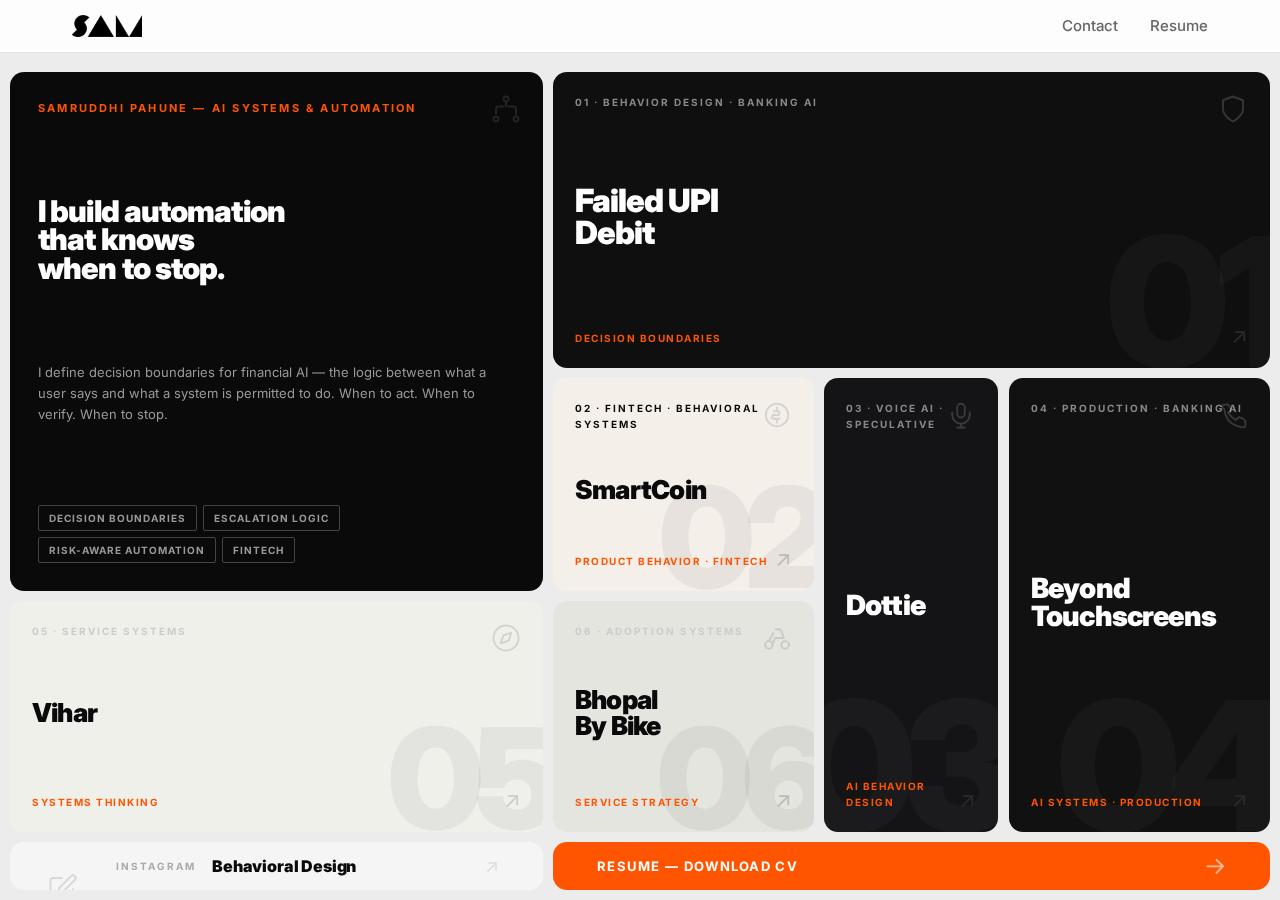
<file: docs/index.html>
<!DOCTYPE html>
<html lang="en">
<head>
    <meta charset="UTF-8">
    <meta name="viewport" content="width=device-width, initial-scale=1.0">
    <title>Samruddhi Pahune — AI Systems & Automation Behavior Owner</title>
    <meta name="description" content="I build automation that knows when to stop. Decision boundaries for financial AI.">
    
    <!-- Google Fonts -->
    <link rel="preconnect" href="https://fonts.googleapis.com">
    <link rel="preconnect" href="https://fonts.gstatic.com" crossorigin>
    <link href="https://fonts.googleapis.com/css2?family=Inter:wght@400;500;700&family=DM+Mono:wght@400;500&display=swap" rel="stylesheet">
    
    <style>
        * {
            margin: 0;
            padding: 0;
            box-sizing: border-box;
        }
        
        :root {
            --color-bg: #ffffff;
            --color-bg-alt: #fafafa;
            --color-text: #1a1a1a;
            --color-text-muted: #666666;
            --color-accent: #6366f1;
            --color-accent-hover: #4f46e5;
            --color-border: #e5e5e5;
            
            --font-sans: 'Inter', -apple-system, BlinkMacSystemFont, 'Segoe UI', sans-serif;
            
            --spacing-xs: 8px;
            --spacing-sm: 16px;
            --spacing-md: 24px;
            --spacing-lg: 32px;
            --spacing-xl: 48px;
            --spacing-2xl: 64px;
            --spacing-3xl: 64px;
            
            --border-radius: 8px;
            --max-width: 1200px;
            --max-width-wide: 1400px;
            
            --shadow-sm: 0 2px 8px rgba(0, 0, 0, 0.08);
            --shadow-md: 0 4px 16px rgba(0, 0, 0, 0.12);
        }
        
        body {
            font-family: var(--font-sans);
            font-size: 17px;
            line-height: 1.6;
            color: var(--color-text);
            background: var(--color-bg);
            -webkit-font-smoothing: antialiased;
        }
        
        h1, h2, h3, h4, h5, h6 {
            line-height: 1.2;
            font-weight: 700;
        }
        
        h1 {font-size: 42px;}
        h2 {font-size: 30px;}
        h3 {font-size: 24px;}
        h4 {font-size: 19px;}
        h5 {font-size: 16px;}
        
        @media (max-width: 768px) {
            h1 {font-size: 30px;}
            h2 {font-size: 24px;}
            h3 {font-size: 20px;}
            h4 {font-size: 17px;}
            body {font-size: 16px;}
        }
        
        /* Navigation */
        .nav {
            position: fixed;
            top: 0;
            left: 0;
            right: 0;
            z-index: 100;
            background: var(--color-bg);
            border-bottom: 1px solid var(--color-border);
            backdrop-filter: blur(8px);
            background: rgba(255, 255, 255, 0.9);
        }
        
        .nav-inner {
            max-width: var(--max-width);
            margin: 0 auto;
            padding: 0 var(--spacing-lg);
            height: 52px;
            display: flex;
            justify-content: space-between;
            align-items: center;
        }
        
        .nav-logo {
            font-size: 18px;
            font-weight: 700;
            color: var(--color-text);
            text-decoration: none;
            height: 100%;
            display: flex;
            align-items: center;
        }
        
        .nav-logo img {
            height: calc((100% - 10px) * 0.54);
            width: auto;
            display: block;
        }
        
        .nav-links {
            display: flex;
            gap: var(--spacing-lg);
        }
        
        .nav-link {
            color: var(--color-text-muted);
            text-decoration: none;
            font-size: 15px;
            font-weight: 500;
            transition: color 0.2s;
        }
        
        .nav-link:hover {
            color: var(--color-accent);
        }
        
        /* Hero Section */
        .hero {
            max-width: var(--max-width);
            margin: 0 auto;
            padding: calc(80px + var(--spacing-3xl)) var(--spacing-lg) var(--spacing-3xl);
        }
        
        .hero-headline {
            font-size: 56px;
            font-weight: 700;
            line-height: 1.1;
            margin-bottom: var(--spacing-md);
        }
        
        @media (max-width: 768px) {
            .hero-headline {font-size: 38px;}
        }
        
        .hero-subheadline {
            font-size: 20px;
            line-height: 1.6;
            color: var(--color-text-muted);
            max-width: 700px;
            margin-bottom: var(--spacing-xl);
        }
        
        .hero-cta {
            display: inline-block;
            padding: var(--spacing-sm) var(--spacing-lg);
            background: var(--color-accent);
            color: white;
            text-decoration: none;
            border-radius: var(--border-radius);
            font-weight: 600;
            transition: all 0.2s;
            box-shadow: var(--shadow-sm);
        }
        
        .hero-cta:hover {
            background: var(--color-accent-hover);
            transform: translateY(-2px);
            box-shadow: var(--shadow-md);
        }
        
        /* Sections */
        .section {
            max-width: var(--max-width);
            margin: 0 auto;
            padding: var(--spacing-3xl) var(--spacing-lg);
        }
        
        .section-bg {
            background: var(--color-bg-alt);
        }
        
        .section-title {
            font-size: 14px;
            font-weight: 500;
            text-transform: uppercase;
            letter-spacing: 0.1em;
            color: var(--color-accent);
            margin-bottom: var(--spacing-md);
        }
        
        /* Capabilities Grid */
        .capabilities-grid {
            display: grid;
            grid-template-columns: repeat(auto-fit, minmax(280px, 1fr));
            gap: var(--spacing-lg);
            margin-top: var(--spacing-xl);
        }
        
        .capability-card {
            padding: var(--spacing-lg);
            background: var(--color-bg);
            border-radius: var(--border-radius);
            box-shadow: var(--shadow-sm);
        }
        
        .capability-title {
            font-size: 18px;
            font-weight: 600;
            margin-bottom: var(--spacing-sm);
        }
        
        .capability-description {
            font-size: 15px;
            line-height: 1.6;
            color: var(--color-text-muted);
        }
        
        /* Problems Grid */
        .problems-grid {
            display: grid;
            gap: var(--spacing-lg);
            margin-top: var(--spacing-xl);
        }
        
        .problem-item {
            padding: var(--spacing-lg);
            border-left: 3px solid var(--color-accent);
            background: var(--color-bg-alt);
        }
        
        .problem-title {
            font-size: 20px;
            font-weight: 600;
            margin-bottom: var(--spacing-sm);
        }
        
        .problem-description {
            color: var(--color-text-muted);
        }
        
        /* Case Study Grid */
        .case-study-grid {
            display: grid;
            grid-template-columns: repeat(auto-fit, minmax(320px, 1fr));
            gap: var(--spacing-lg);
            margin-top: var(--spacing-xl);
        }
        
        .case-study-card {
            background: var(--color-bg);
            border-radius: var(--border-radius);
            overflow: hidden;
            box-shadow: var(--shadow-sm);
            transition: all 0.3s;
            cursor: pointer;
            text-decoration: none;
            color: inherit;
            display: block;
        }
        
        .case-study-card:hover {
            transform: translateY(-4px);
            box-shadow: var(--shadow-md);
        }
        
        .case-study-card-inner {
            padding: var(--spacing-lg);
        }
        
        .case-study-label {
            font-size: 13px;
            font-weight: 600;
            text-transform: uppercase;
            letter-spacing: 0.05em;
            color: var(--color-accent);
            margin-bottom: var(--spacing-sm);
        }
        
        .case-study-card-title {
            font-size: 24px;
            font-weight: 700;
            margin-bottom: var(--spacing-sm);
        }
        
        .case-study-card-summary {
            font-size: 15px;
            line-height: 1.6;
            color: var(--color-text-muted);
        }
        
        /* Case Study Overlay */
        .case-study-overlay {
            position: fixed;
            top: 52px;
            left: 0;
            right: 0;
            bottom: 0;
            background: var(--color-bg);
            z-index: 90;
            overflow-y: auto;
            display: none;
            opacity: 0;
            transform: translateY(14px);
            transition: opacity 0.38s cubic-bezier(0.25,0.46,0.45,0.94),
                        transform 0.38s cubic-bezier(0.25,0.46,0.45,0.94);
        }

        .case-study-overlay.active {
            display: block;
            opacity: 1;
            transform: translateY(0);
        }
        
        .case-study-nav {
            position: sticky;
            top: 0;
            background: rgba(255, 255, 255, 0.95);
            backdrop-filter: blur(8px);
            border-bottom: 1px solid var(--color-border);
            z-index: 10;
        }
        
        .case-study-nav-inner {
            max-width: var(--max-width);
            margin: 0 auto;
            padding: var(--spacing-md) var(--spacing-lg);
            display: flex;
            justify-content: space-between;
            align-items: center;
        }
        
        .close-case-study {
            padding: var(--spacing-sm) var(--spacing-md);
            background: none;
            border: 1px solid var(--color-border);
            border-radius: var(--border-radius);
            cursor: pointer;
            font-size: 14px;
            font-weight: 500;
            color: var(--color-text);
            transition: all 0.2s;
        }
        
        .close-case-study:hover {
            background: var(--color-bg-alt);
        }
        
        .case-study-content {
            max-width: 800px;
            margin: 0 auto;
            padding: var(--spacing-3xl) var(--spacing-lg);
        }
        
        .case-study-content h1 {
            margin-bottom: var(--spacing-md);
        }
        
        .case-study-content h2 {
            margin-top: var(--spacing-2xl);
            margin-bottom: var(--spacing-md);
        }
        
        .case-study-content h3 {
            margin-top: var(--spacing-xl);
            margin-bottom: var(--spacing-md);
        }
        
        .case-study-content h4 {
            margin-top: var(--spacing-lg);
            margin-bottom: var(--spacing-sm);
        }
        
        .case-study-content p {
            margin-bottom: var(--spacing-md);
        }
        
        .case-study-content ul {
            margin-left: var(--spacing-lg);
            margin-bottom: var(--spacing-md);
        }
        
        .case-study-content li {
            margin-bottom: var(--spacing-xs);
        }
        
        /* Callout */
        .callout {
            padding: var(--spacing-lg);
            background: #f8f9ff;
            border-radius: var(--border-radius);
            margin: var(--spacing-xl) 0;
            font-size: 18px;
            font-weight: 500;
            line-height: 1.6;
        }
        
        /* Table */
        .trade-table {
            width: 100%;
            border-collapse: collapse;
            margin: var(--spacing-xl) 0;
            font-size: 15px;
        }
        
        .trade-table th {
            background: var(--color-bg-alt);
            padding: var(--spacing-sm);
            text-align: left;
            font-weight: 600;
            border-bottom: 2px solid var(--color-border);
        }
        
        .trade-table td {
            padding: var(--spacing-sm);
            border-bottom: 1px solid var(--color-border);
            vertical-align: top;
        }
        
        .trade-table tr:last-child td {
            border-bottom: none;
        }
        
        .trade-table tr:nth-child(even) {
            background: var(--color-bg-alt);
        }
        
        /* Expandable Section */
        .expandable {
            margin: var(--spacing-lg) 0;
            border: 1px solid var(--color-border);
            border-radius: var(--border-radius);
            overflow: hidden;
        }
        
        .expandable-trigger {
            width: 100%;
            padding: var(--spacing-md);
            background: var(--color-bg-alt);
            border: none;
            text-align: left;
            cursor: pointer;
            font-size: 16px;
            font-weight: 600;
            display: flex;
            justify-content: space-between;
            align-items: center;
            transition: background 0.2s;
        }
        
        .expandable-trigger:hover {
            background: #f0f0f0;
        }
        
        .expandable-icon {
            font-size: 20px;
            transition: transform 0.3s;
        }
        
        .expandable.active .expandable-icon {
            transform: rotate(45deg);
        }
        
        .expandable-content {
            max-height: 0;
            overflow: hidden;
            transition: max-height 0.3s ease;
        }
        
        .expandable-content-inner {
            padding: var(--spacing-lg);
        }
        
        /* Footer */
        .footer {
            background: var(--color-bg-alt);
            border-top: 1px solid var(--color-border);
            padding: var(--spacing-3xl) var(--spacing-lg);
        }
        
        .footer-inner {
            max-width: var(--max-width);
            margin: 0 auto;
        }
        
        .footer-title {
            font-size: 28px;
            font-weight: 700;
            margin-bottom: var(--spacing-md);
        }
        
        .footer-contact {
            font-size: 18px;
            margin-bottom: var(--spacing-sm);
        }
        
        .footer-link {
            color: var(--color-accent);
            text-decoration: none;
        }
        
        .footer-link:hover {
            text-decoration: underline;
        }
        
        /* Responsive */
        @media (max-width: 768px) {
            .nav-inner {padding: var(--spacing-sm) var(--spacing-md);}
            .hero {padding: calc(70px + var(--spacing-2xl)) var(--spacing-md) var(--spacing-2xl);}
            .section {padding: var(--spacing-2xl) var(--spacing-md);}
            .case-study-grid {grid-template-columns: 1fr;}
            .capabilities-grid {grid-template-columns: 1fr;}
            .case-study-content {padding: var(--spacing-2xl) var(--spacing-md);}
            
            .nav-links {
                display: none;
            }
        }

        /* ================================================================
           CS2: Designing for Panic — Full-page scoped styles
           ================================================================ */

        #cs2 { background: #0a0a0a; }

        #cs2 .case-study-nav {
            background: rgba(10,10,10,0.97) !important;
            border-bottom-color: #222 !important;
        }
        #cs2 .case-study-nav-inner > div { color: #fff; }
        #cs2 .close-case-study { color: #fff; border-color: #333; }
        #cs2 .close-case-study:hover { background: #1a1a1a; }

        .cs2-body { font-family: var(--font-sans); }

        /* HERO */
        .cs2-hero {
            background: #0a0a0a;
            padding: 96px 0 72px;
            position: relative;
            overflow: hidden;
            min-height: 70vh;
            display: flex;
            align-items: center;
        }
        .cs2-hero-inner {
            max-width: 1100px;
            margin: 0 auto;
            padding: 0 56px;
            position: relative;
            z-index: 2;
        }
        .cs2-kicker {
            font-size: 10.5px;
            font-weight: 700;
            letter-spacing: 0.2em;
            text-transform: uppercase;
            color: #FF5500;
            margin-bottom: 28px;
            display: block;
        }
        .cs2-title {
            font-size: clamp(52px, 7vw, 82px);
            font-weight: 900;
            line-height: 0.92;
            letter-spacing: -0.04em;
            color: #fff;
            margin-bottom: 36px;
        }
        .cs2-hero-divider {
            width: 48px;
            height: 3px;
            background: #FF5500;
            margin-bottom: 28px;
        }
        .cs2-hero-quote {
            font-size: 19px;
            font-weight: 400;
            line-height: 1.65;
            color: #aaa;
            margin-bottom: 16px;
            font-style: italic;
            border: none;
            padding: 0;
            max-width: 600px;
        }
        .cs2-hero-sub {
            font-size: 15px;
            color: #444;
            margin: 0;
        }
        .cs2-bg-word {
            position: absolute;
            bottom: -40px;
            right: -20px;
            font-size: clamp(140px, 20vw, 240px);
            font-weight: 900;
            color: rgba(255,255,255,0.022);
            letter-spacing: -0.07em;
            line-height: 1;
            pointer-events: none;
            z-index: 1;
            user-select: none;
        }

        /* SECTION SYSTEM */
        .cs2-sec { padding: 72px 0; }

        /* STATEMENT — "stop and think" beats, rationed to 2-3 per case study */
        .cs2-statement {
            font-size: clamp(26px, 3.5vw, 36px);
            font-weight: 900;
            letter-spacing: -0.03em;
            line-height: 1.2;
            color: #0a0a0a;
            max-width: 660px;
            margin: 24px 0 16px;
        }
        .cs2-statement--dark  { color: #fff; }
        .cs2-statement--accent { color: #FF5500; }

        /* LEAD XL — topic-sentence emphasis, between Statement and Lead */
        .cs2-lead--xl {
            font-size: clamp(17px, 2.2vw, 22px);
            font-weight: 700;
            letter-spacing: -0.015em;
            line-height: 1.45;
        }

        /* H3 VARIANTS */
        .cs2-h3--lg  { font-size: 26px; letter-spacing: -0.025em; }
        .cs2-h3--sub {
            font-weight: 500;
            font-size: 18px;
            color: #888;
            letter-spacing: 0.01em;
            text-transform: none;
        }

        /* INDENT ASIDES */
        .cs2-aside--indent {
            padding-left: 24px;
            border-left: 2px solid #e0e0e0;
        }
        .cs2-aside--indent-dark {
            padding-left: 24px;
            border-left: 2px solid #333;
        }
        .cs2-sec--white  { background: #ffffff; }
        .cs2-sec--grey   { background: #f2f2f2; }
        .cs2-sec--dark   { background: #0a0a0a; }
        .cs2-sec--mid    { background: #111111; }
        .cs2-sec-inner {
            max-width: 1200px;
            margin: 0 auto;
            padding: 0 40px;
        }

        /* LABEL / HEADING SYSTEM */
        .cs2-label {
            font-size: 10.5px;
            font-weight: 700;
            letter-spacing: 0.2em;
            text-transform: uppercase;
            color: #FF5500;
            margin-bottom: 28px;
            display: block;
        }
        .cs2-label--dim { color: rgba(255,255,255,0.3); }

        .cs2-h2 {
            font-size: clamp(36px, 5vw, 56px);
            font-weight: 900;
            line-height: 0.95;
            letter-spacing: -0.03em;
            color: #0a0a0a;
            margin-bottom: 28px;
        }
        .cs2-h2 em { font-style: italic; }
        .cs2-h2--white { color: #ffffff; }

        .cs2-h3 {
            font-size: 22px;
            font-weight: 800;
            letter-spacing: -0.02em;
            color: #0a0a0a;
            margin-bottom: 12px;
            margin-top: 36px;
        }
        .cs2-h3--white { color: #fff; }

        .cs2-p {
            font-size: 15.5px;
            line-height: 1.8;
            color: #444;
            margin-bottom: 20px;
            max-width: 640px;
        }
        .cs2-p--dark { color: #888; max-width: 640px; }
        .cs2-p--full { max-width: 100%; }

        /* SCANNABLE TEXT HIERARCHY */
        .cs2-lead {
            font-size: clamp(16px, 1.8vw, 19px);
            line-height: 1.65;
            font-weight: 500;
            color: #222;
            max-width: 640px;
            margin-bottom: 20px;
        }
        .cs2-lead--dark { color: #bbb; }
        .cs2-lead strong { font-weight: 700; color: #0a0a0a; }
        .cs2-lead--dark strong { color: #fff; }
        .cs2-aside {
            font-size: 14px;
            line-height: 1.75;
            color: #777;
            max-width: 640px;
            margin-bottom: 16px;
        }
        .cs2-aside--dark { color: #666; }
        .cs2-inline-list {
            list-style: none;
            padding: 0;
            margin: 24px 0;
            max-width: 660px;
        }
        .cs2-inline-list li {
            font-size: 16px;
            line-height: 1.7;
            color: #444;
            padding: 10px 0;
            border-bottom: 1px solid rgba(0,0,0,0.06);
        }
        .cs2-inline-list li:last-child { border-bottom: none; }
        .cs2-inline-list--dark li { color: #999; border-bottom-color: rgba(255,255,255,0.06); }
        .cs2-inline-list li strong { font-weight: 700; color: #0a0a0a; }
        .cs2-inline-list--dark li strong { color: #fff; }

        .cs2-pullquote {
            border-left: 3px solid #FF5500;
            padding: 16px 24px;
            margin: 28px 0;
            font-size: clamp(17px, 2vw, 20px);
            font-weight: 600;
            line-height: 1.6;
            color: #0a0a0a;
            background: transparent;
            font-style: normal;
        }
        .cs2-pullquote--dark { color: #ddd; }

        .cs2-code {
            font-family: 'Courier New', 'Consolas', monospace;
            font-size: 14px;
            background: #0f0f0f;
            color: #FF5500;
            padding: 32px 40px;
            margin: 32px 0;
            line-height: 2;
            letter-spacing: 0.02em;
            border-radius: 2px;
        }
        .cs2-sec--dark .cs2-code { background: rgba(255,255,255,0.04); }

        /* TWO COLUMN */
        .cs2-two-col {
            display: grid;
            grid-template-columns: 1fr 1fr;
            gap: 64px;
            margin-top: 48px;
            align-items: start;
        }

        /* BOX DARK (used inside white sections) */
        .cs2-box-dark {
            background: #0a0a0a;
            padding: 40px;
            border-radius: 2px;
        }
        .cs2-box-label {
            font-size: 11px;
            font-weight: 700;
            letter-spacing: 0.15em;
            text-transform: uppercase;
            color: #555;
            margin-bottom: 20px;
            display: block;
        }
        .cs2-pain-list { list-style: none; padding: 0; margin: 0; }
        .cs2-pain-list li {
            font-size: 16px;
            color: #bbb;
            padding: 14px 0;
            border-bottom: 1px solid #1c1c1c;
            display: flex;
            gap: 14px;
            align-items: center;
            line-height: 1.4;
        }
        .cs2-pain-list li::before {
            content: '×';
            color: #FF5500;
            font-weight: 900;
            font-size: 18px;
            flex-shrink: 0;
        }
        .cs2-fear-quote {
            font-size: 20px;
            font-weight: 700;
            color: #FF5500;
            margin-top: 24px;
            font-style: italic;
            line-height: 1.4;
        }

        /* PERCEPTION SPLIT (full-bleed, no inner wrapper) */
        .cs2-perception-split {
            display: grid;
            grid-template-columns: 1fr 1fr;
            min-height: 420px;
        }
        .cs2-perception-side {
            padding: 48px 40px;
            display: flex;
            flex-direction: column;
        }
        .cs2-perception-side--light { background: #f2f2f2; }
        .cs2-perception-side--dark  { background: #0a0a0a; }
        .cs2-perception-big {
            font-size: clamp(36px, 5vw, 48px);
            font-weight: 900;
            letter-spacing: -0.03em;
            line-height: 1.0;
            color: #0a0a0a;
            margin: 16px 0 auto;
        }
        .cs2-perception-tag {
            font-size: 11px;
            font-weight: 700;
            letter-spacing: 0.2em;
            text-transform: uppercase;
            color: #FF5500;
            margin-bottom: 8px;
        }
        .cs2-perception-count {
            font-size: 13px;
            font-weight: 700;
            letter-spacing: 0.1em;
            text-transform: uppercase;
            color: #555;
            margin-top: 40px;
        }
        .cs2-system-states { list-style: none; padding: 0; margin: 20px 0 auto; }
        .cs2-system-states li {
            font-size: 16px;
            color: #aaa;
            padding: 14px 0;
            border-bottom: 1px solid #1a1a1a;
            display: flex;
            gap: 12px;
            line-height: 1.5;
        }
        .cs2-system-states li::before { content: '→'; color: #FF5500; flex-shrink: 0; }

        /* ARCH DECISION BLOCK */
        .cs2-arch-block {
            border-top: 3px solid #FF5500;
            padding-top: 32px;
            margin-top: 56px;
        }
        .cs2-arch-label {
            font-size: 11px;
            font-weight: 700;
            letter-spacing: 0.2em;
            text-transform: uppercase;
            color: #FF5500;
            margin-bottom: 24px;
        }
        .cs2-trade-row {
            display: grid;
            grid-template-columns: 1fr 1fr;
            gap: 2px;
            margin-top: 32px;
        }
        .cs2-trade-item {
            padding: 32px;
            background: #f6f6f6;
        }
        .cs2-trade-item--outcome {
            background: #fff7f3;
            border-left: 3px solid #FF5500;
        }
        .cs2-trade-tag {
            font-size: 11px;
            font-weight: 700;
            letter-spacing: 0.15em;
            text-transform: uppercase;
            color: #bbb;
            margin-bottom: 12px;
        }
        .cs2-trade-tag--orange { color: #FF5500; }
        .cs2-trade-text { font-size: 15px; line-height: 1.75; color: #333; }

        /* OBSERVATIONS */
        .cs2-observations {
            display: flex;
            flex-direction: column;
            border: 1px solid rgba(255,255,255,0.06);
            margin-top: 40px;
            border-radius: 2px;
            overflow: hidden;
        }
        .cs2-obs-item {
            display: flex;
            gap: 24px;
            align-items: center;
            padding: 24px 32px;
            border-bottom: 1px solid rgba(255,255,255,0.06);
            font-size: 17px;
            color: #aaa;
        }
        .cs2-obs-item:last-child { border-bottom: none; }
        .cs2-obs-icon {
            font-size: 22px;
            color: #FF5500;
            font-weight: 900;
            width: 36px;
            text-align: center;
            flex-shrink: 0;
        }

        /* INSIGHT BAR */
        .cs2-insight-bar {
            display: flex;
            align-items: stretch;
            border: 1px solid rgba(255,255,255,0.08);
            margin-top: 32px;
        }
        .cs2-insight-item {
            flex: 1;
            padding: 24px 28px;
            display: flex;
            flex-direction: column;
            gap: 8px;
        }
        .cs2-insight-divider {
            display: flex;
            align-items: center;
            padding: 0 28px;
            font-size: 16px;
            font-weight: 700;
            color: #333;
            border-left: 1px solid rgba(255,255,255,0.06);
            border-right: 1px solid rgba(255,255,255,0.06);
        }
        .cs2-insight-label {
            font-size: 11px;
            font-weight: 700;
            letter-spacing: 0.15em;
            text-transform: uppercase;
            color: #444;
        }
        .cs2-insight-verdict {
            font-size: 18px;
            font-weight: 900;
            letter-spacing: -0.01em;
        }
        .cs2-insight-verdict--bad  { color: #444; text-decoration: line-through; text-decoration-color: #FF5500; }
        .cs2-insight-verdict--good { color: #FF5500; }

        /* BEHAVIORAL SHIFT */
        .cs2-shift-quote {
            font-size: clamp(26px, 3.5vw, 36px);
            font-weight: 900;
            letter-spacing: -0.02em;
            color: #0a0a0a;
            margin: 24px 0;
            line-height: 1.15;
        }
        .cs2-swap-banner {
            display: flex;
            align-items: center;
            gap: 32px;
            background: #0a0a0a;
            padding: 32px 40px;
            margin: 24px 0;
        }
        .cs2-swap-col { display: flex; flex-direction: column; gap: 10px; }
        .cs2-swap-tag {
            font-size: 11px;
            font-weight: 700;
            letter-spacing: 0.15em;
            text-transform: uppercase;
            color: #444;
        }
        .cs2-swap-tag--orange { color: #FF5500; }
        .cs2-swap-word-old {
            font-size: clamp(26px, 3.5vw, 36px);
            font-weight: 900;
            letter-spacing: -0.03em;
            color: #333;
            text-decoration: line-through;
            text-decoration-color: #FF5500;
        }
        .cs2-swap-word-new {
            font-size: clamp(26px, 3.5vw, 36px);
            font-weight: 900;
            letter-spacing: -0.03em;
            color: #FF5500;
        }
        .cs2-swap-arrow { font-size: 30px; color: #444; font-weight: 700; flex-shrink: 0; }

        /* INQUIRY VS VALIDATION */
        .cs2-inquiry-vs {
            display: flex;
            align-items: center;
            gap: 36px;
            margin: 32px 0;
            padding: 32px 40px;
            background: rgba(255,255,255,0.03);
            border: 1px solid rgba(255,255,255,0.06);
        }
        .cs2-iv-col { flex: 1; display: flex; flex-direction: column; gap: 12px; }
        .cs2-iv-label {
            font-size: 11px;
            font-weight: 700;
            letter-spacing: 0.15em;
            text-transform: uppercase;
            color: #444;
        }
        .cs2-iv-label--orange { color: #FF5500; }
        .cs2-iv-q {
            font-size: 22px;
            font-weight: 900;
            letter-spacing: -0.02em;
            color: #fff;
            line-height: 1.25;
        }
        .cs2-iv-q--old { color: #333; text-decoration: line-through; text-decoration-color: #FF5500; }
        .cs2-iv-arrow { font-size: 24px; color: #FF5500; font-weight: 900; flex-shrink: 0; }

        /* ── Logic Funnel Flow Diagram ──────────────────────────── */
        .funnel-diagram-wrap {
            max-width: 960px;
            margin: 0 auto;
            padding: 48px 48px 56px;
        }
        .funnel-diagram-hdr {
            display: flex;
            justify-content: space-between;
            align-items: flex-start;
            margin-bottom: 40px;
            padding-bottom: 32px;
            border-bottom: 1px solid rgba(255,255,255,0.07);
        }
        .funnel-diagram-sub {
            font-size: 13px;
            color: #666;
            line-height: 1.6;
            max-width: 220px;
            text-align: right;
            padding-top: 6px;
        }

        /* Flow */
        .funnel-flow { display: flex; flex-direction: column; }

        /* Start / End nodes */
        .funnel-node {
            display: flex;
            align-items: center;
            gap: 16px;
            padding-left: 24px;
            margin-left: 72px;
        }
        .funnel-node-dot {
            width: 10px; height: 10px;
            border-radius: 50%;
            flex-shrink: 0;
        }
        .funnel-node--start .funnel-node-dot { background: #333; border: 2px solid #666; }
        .funnel-node--end   .funnel-node-dot { background: #FF5500; box-shadow: 0 0 12px rgba(255,85,0,0.4); }
        .funnel-node-label {
            font-size: 11px;
            font-weight: 700;
            letter-spacing: 0.16em;
            text-transform: uppercase;
            color: #666;
        }
        .funnel-node--end .funnel-node-label { color: #FF5500; }

        .funnel-v-line {
            width: 1px;
            height: 24px;
            background: rgba(255,255,255,0.07);
            margin-left: calc(72px + 35px);
        }

        /* Gate row */
        .funnel-gate {
            display: grid;
            grid-template-columns: 72px 1fr 200px;
            opacity: 0;
            transform: translateX(-16px);
        }
        @keyframes funnelGateIn {
            to { opacity: 1; transform: translateX(0); }
        }
        .case-study-overlay.active .funnel-gate {
            animation: funnelGateIn 0.5s cubic-bezier(0.25,0.46,0.45,0.94) forwards;
        }
        .case-study-overlay.active .funnel-gate:nth-child(1) { animation-delay: 0.10s; }
        .case-study-overlay.active .funnel-gate:nth-child(2) { animation-delay: 0.22s; }
        .case-study-overlay.active .funnel-gate:nth-child(3) { animation-delay: 0.34s; }
        .case-study-overlay.active .funnel-gate:nth-child(4) { animation-delay: 0.46s; }
        .case-study-overlay.active .funnel-gate:nth-child(5) { animation-delay: 0.58s; }

        /* Num column */
        .funnel-gate-num-col {
            display: flex;
            flex-direction: column;
            align-items: center;
            padding-top: 28px;
        }
        .funnel-gate-num {
            font-size: 11px;
            font-weight: 700;
            letter-spacing: 0.14em;
            color: #444;
            font-family: 'DM Mono', 'Courier New', monospace;
            transition: color 0.3s;
            line-height: 1;
            margin-bottom: 16px;
        }
        .funnel-gate:hover .funnel-gate-num { color: #FF5500; }
        .funnel-gate-connector {
            width: 1px;
            flex: 1;
            background: rgba(255,255,255,0.07);
            position: relative;
            min-height: 48px;
        }
        .funnel-gate-connector::after {
            content: '';
            position: absolute;
            bottom: 0;
            left: 50%;
            transform: translateX(-50%);
            width: 0; height: 0;
            border-left: 4px solid transparent;
            border-right: 4px solid transparent;
            border-top: 6px solid #333;
        }

        /* Gate body */
        .funnel-gate-body {
            padding: 20px 24px 36px;
            border-left: 2px solid rgba(255,255,255,0.07);
            transition: border-color 0.3s, background 0.3s;
        }
        .funnel-gate:hover .funnel-gate-body {
            border-left-color: #FF5500;
            background: rgba(255,85,0,0.03);
        }
        .funnel-gate-label {
            font-size: 10px;
            font-weight: 700;
            letter-spacing: 0.18em;
            text-transform: uppercase;
            color: #555;
            margin-bottom: 8px;
            display: block;
            transition: color 0.3s;
        }
        .funnel-gate:hover .funnel-gate-label { color: #FF5500; }
        .funnel-gate-title {
            font-size: 22px;
            font-weight: 800;
            letter-spacing: -0.03em;
            color: #fff;
            margin-bottom: 12px;
            line-height: 1.1;
        }
        .funnel-gate-desc {
            font-size: 13px;
            line-height: 1.7;
            color: #aaa;
            max-width: 480px;
            margin: 0;
        }
        .funnel-gate-prevents {
            margin-top: 16px;
            display: inline-flex;
            align-items: center;
            gap: 8px;
            font-size: 10px;
            font-weight: 700;
            letter-spacing: 0.14em;
            text-transform: uppercase;
            color: rgba(255,85,0,0.7);
            font-family: 'DM Mono', 'Courier New', monospace;
        }
        .funnel-gate-prevents::before {
            content: '×';
            font-size: 14px;
            color: #FF5500;
            line-height: 1;
        }

        /* Constraint column — hidden until hover */
        .funnel-gate-constraint {
            padding: 20px;
            display: flex;
            flex-direction: column;
            gap: 10px;
            border-left: 1px solid rgba(255,255,255,0.07);
            opacity: 0;
            transition: opacity 0.3s, background 0.3s;
        }
        .funnel-gate:hover .funnel-gate-constraint {
            opacity: 1;
            background: rgba(255,85,0,0.10);
        }
        .funnel-constraint-label {
            font-size: 9px;
            font-weight: 700;
            letter-spacing: 0.2em;
            text-transform: uppercase;
            color: #FF5500;
        }
        .funnel-constraint-text {
            font-size: 12px;
            line-height: 1.6;
            color: #aaa;
            font-style: italic;
        }

        /* Legend */
        .funnel-legend {
            margin-top: 48px;
            padding-top: 24px;
            border-top: 1px solid rgba(255,255,255,0.07);
            display: flex;
            gap: 32px;
            align-items: center;
            flex-wrap: wrap;
        }
        .funnel-legend-item {
            display: flex;
            align-items: center;
            gap: 8px;
            font-size: 11px;
            color: #555;
        }
        .funnel-legend-dot {
            width: 6px; height: 6px;
            border-radius: 50%;
        }
        .funnel-legend-dot--orange { background: #FF5500; }
        .funnel-legend-dot--grey   { background: #555; }

        /* UPI flow link */
        .cs2-flow-link {
            display: inline-flex;
            align-items: center;
            gap: 12px;
            margin-top: 32px;
            font-size: 16px;
            font-weight: 700;
            letter-spacing: 0.06em;
            color: white;
            text-decoration: none;
            background: #FF5500;
            padding: 12px 24px;
            border-radius: 4px;
            transition: background 0.2s, opacity 0.2s;
        }
        .cs2-flow-link:hover {
            background: #E64A00;
        }
        .cs2-flow-link:hover { border-color: #FF5500; opacity: 0.8; }

        /* GATE CARDS ─────────────────────────────────── */
        .cs2-gates {
            display: grid;
            grid-template-columns: 1fr 1fr;
            gap: 2px;
            max-width: 1100px;
            margin: 0 auto;
            padding: 0 56px;
        }
        .cs2-gate {
            background: rgba(255,255,255,0.03);
            border-top: 2px solid rgba(255,255,255,0.08);
            padding: 36px 32px 32px;
            transition: border-color 0.3s, background 0.3s;
        }
        .cs2-gate:hover {
            border-top-color: #FF5500;
            background: rgba(255,85,0,0.04);
        }
        .cs2-gate--wide {
            grid-column: 1 / -1;
        }
        .cs2-gate-wide-inner {
            display: grid;
            grid-template-columns: 1fr auto;
            gap: 48px;
            align-items: start;
        }
        .cs2-gate-num {
            font-size: 11px !important;
            font-weight: 700;
            letter-spacing: 0.14em;
            color: #888;
            font-family: 'DM Mono', 'Courier New', monospace;
            display: block;
            margin-bottom: 10px;
            transition: color 0.3s;
        }
        .cs2-gate:hover .cs2-gate-num { color: #FF5500; }
        .cs2-gate-title {
            font-size: 20px;
            font-weight: 800;
            letter-spacing: -0.02em;
            color: #fff;
            margin-bottom: 14px;
            line-height: 1.2;
        }
        .cs2-gate-body {
            font-size: 14px;
            line-height: 1.65;
            color: #aaa;
            margin: 0 0 8px;
        }
        .cs2-gate-body:last-of-type { margin-bottom: 0; }
        .cs2-gate-prevents {
            margin-top: 16px;
            padding-top: 12px;
            border-top: 1px solid rgba(255,255,255,0.06);
            font-size: 11px;
            font-weight: 700;
            letter-spacing: 0.08em;
            color: rgba(255,85,0,0.8);
            font-family: 'DM Mono', 'Courier New', monospace;
            line-height: 1.5;
        }
        .cs2-gate-motto {
            display: flex;
            flex-direction: column;
            align-items: center;
            gap: 0;
        }
        .cs2-gate-motto span {
            font-size: 44px;
            font-weight: 900;
            letter-spacing: -0.03em;
            line-height: 0.95;
            color: #fff;
        }

        /* PERSONA GRID */
        .cs2-persona-grid {
            display: grid;
            grid-template-columns: 1fr 1fr;
            border: 1px solid #e4e4e4;
            margin-top: 48px;
        }
        .cs2-persona { padding: 56px 52px; }
        .cs2-persona:first-child { border-right: 1px solid #e4e4e4; }
        .cs2-persona-tag {
            font-size: 11px;
            font-weight: 700;
            letter-spacing: 0.2em;
            text-transform: uppercase;
            color: #FF5500;
            margin-bottom: 16px;
        }
        .cs2-persona-name {
            font-size: 44px;
            font-weight: 900;
            letter-spacing: -0.035em;
            line-height: 0.95;
            color: #0a0a0a;
            margin-bottom: 14px;
        }
        .cs2-persona-desc {
            font-size: 15px;
            color: #999;
            font-style: italic;
            margin-bottom: 40px;
        }
        .cs2-persona-items { list-style: none; padding: 0; margin: 0; }
        .cs2-persona-items li {
            font-size: 16px;
            color: #333;
            padding: 14px 0;
            border-bottom: 1px solid #f0f0f0;
            display: flex;
            gap: 12px;
            align-items: flex-start;
            line-height: 1.45;
        }
        .cs2-persona-items li::before { content: '→'; color: #FF5500; font-weight: 700; flex-shrink: 0; }
        .cs2-persona-goal {
            margin-top: 40px;
            font-size: 11px;
            font-weight: 700;
            letter-spacing: 0.15em;
            text-transform: uppercase;
            color: #bbb;
        }
        .cs2-persona-goal span {
            display: block;
            font-size: 26px;
            font-weight: 900;
            letter-spacing: -0.02em;
            color: #FF5500;
            margin-top: 8px;
            text-transform: none;
        }

        /* UI POINTS */
        .cs2-ui-points {
            display: flex;
            flex-direction: column;
            margin: 40px 0;
            border-left: 4px solid #FF5500;
        }
        .cs2-ui-point {
            display: flex;
            gap: 24px;
            align-items: center;
            padding: 22px 32px;
            border-bottom: 1px solid rgba(255,255,255,0.05);
            font-size: 18px;
            color: #ccc;
            font-weight: 500;
        }
        .cs2-ui-point:last-child { border-bottom: none; }
        .cs2-ui-icon { color: #FF5500; font-weight: 900; font-size: 20px; flex-shrink: 0; }

        /* TIMELINE */
        .cs2-timeline {
            display: flex;
            align-items: center;
            margin: 48px 0;
            background: #e8e8e8;
            padding: 48px 56px;
        }
        .cs2-tl-node { flex: 1; display: flex; flex-direction: column; gap: 8px; }
        .cs2-tl-time {
            font-size: clamp(36px, 5vw, 48px);
            font-weight: 900;
            letter-spacing: -0.03em;
            color: #0a0a0a;
        }
        .cs2-tl-time--orange { color: #FF5500; }
        .cs2-tl-event { font-size: 13px; color: #777; line-height: 1.4; }
        .cs2-tl-line {
            width: 60px;
            height: 2px;
            background: #ccc;
            flex-shrink: 0;
            margin: 0 16px;
            position: relative;
        }
        .cs2-tl-line::after {
            content: '';
            position: absolute;
            right: -5px;
            top: -4px;
            width: 9px;
            height: 9px;
            border-top: 2px solid #bbb;
            border-right: 2px solid #bbb;
            transform: rotate(45deg);
        }
        .cs2-rule-box {
            background: #fff;
            border-left: 4px solid #FF5500;
            padding: 36px 44px;
            margin-top: 0;
        }
        .cs2-rule-label {
            font-size: 11px;
            font-weight: 700;
            letter-spacing: 0.2em;
            text-transform: uppercase;
            color: #FF5500;
            margin-bottom: 12px;
        }
        .cs2-rule-text {
            font-size: 20px;
            font-weight: 700;
            color: #0a0a0a;
            line-height: 1.5;
            margin-bottom: 12px;
        }
        .cs2-rule-sub { font-size: 15px; color: #888; line-height: 1.6; }

        /* PIVOT TABLE */
        .cs2-pivot-table { width: 100%; border-collapse: collapse; margin-top: 48px; }
        .cs2-pivot-table th {
            text-align: left;
            font-size: 11px;
            font-weight: 700;
            letter-spacing: 0.18em;
            text-transform: uppercase;
            color: rgba(255,255,255,0.28);
            padding: 16px 28px;
            border-bottom: 1px solid rgba(255,255,255,0.06);
        }
        .cs2-pivot-table td {
            padding: 28px;
            border-bottom: 1px solid rgba(255,255,255,0.05);
            color: #333;
            vertical-align: top;
            font-size: 16px;
        }
        .cs2-pivot-table tr:last-child td { border-bottom: none; }
        .cs2-pivot-table td:first-child {
            font-size: 11px;
            font-weight: 700;
            color: #444;
            letter-spacing: 0.12em;
            text-transform: uppercase;
            width: 240px;
        }
        .cs2-pivot-table td:nth-child(2) { color: #444; }
        .cs2-pivot-table td:nth-child(3) { color: #FF5500; font-weight: 700; }

        /* FINAL */
        .cs2-final {
            background: #FF5500;
            padding: 88px 0;
            text-align: center;
            position: relative;
            overflow: hidden;
        }
        .cs2-final::before {
            content: '///';
            position: absolute;
            top: 20px;
            right: 32px;
            font-size: 80px;
            font-weight: 900;
            color: rgba(255,255,255,0.07);
            letter-spacing: -0.05em;
            line-height: 1;
            pointer-events: none;
        }
        .cs2-final-inner {
            max-width: 900px;
            margin: 0 auto;
            padding: 0 48px;
            position: relative;
            z-index: 1;
        }
        .cs2-final-label {
            font-size: 11px;
            font-weight: 700;
            letter-spacing: 0.22em;
            text-transform: uppercase;
            color: rgba(255,255,255,0.5);
            margin-bottom: 28px;
        }
        .cs2-final-quote {
            font-size: clamp(19px, 2.5vw, 24px);
            font-weight: 500;
            line-height: 1.65;
            color: rgba(255,255,255,0.92);
            max-width: 600px;
            margin: 0 auto 12px;
            font-style: italic;
            border: none;
            padding: 0;
        }
        .cs2-final-support {
            font-size: 15px;
            color: rgba(255,255,255,0.55);
            margin-bottom: 36px;
        }
        .cs2-final-words {
            display: flex;
            flex-direction: column;
            align-items: center;
            gap: 0;
            line-height: 0.88;
        }
        .cs2-final-word {
            font-size: clamp(48px, 8vw, 80px);
            font-weight: 900;
            letter-spacing: -0.04em;
            color: #fff;
        }

        /* CS2 RESPONSIVE */
        @media (max-width: 900px) {
            .cs2-title { font-size: 48px; }
            .cs2-h2 { font-size: 36px; }
            .cs2-statement { font-size: 24px; }
            .cs2-swap-word-old, .cs2-swap-word-new { font-size: 28px; }
            .cs2-shift-quote { font-size: 24px; }
            .cs2-perception-big { font-size: 28px; }
            .cs2-hero-inner, .cs2-sec-inner { padding: 0 28px; }
            .cs2-two-col { grid-template-columns: 1fr; gap: 32px; }
            .cs2-perception-split { grid-template-columns: 1fr; }
            .cs2-perception-side { padding: 36px 24px; }
            .cs2-gates { grid-template-columns: 1fr; }
            .cs2-gate--wide { grid-column: auto; }
            .cs2-gate-wide-inner { grid-template-columns: 1fr; gap: 32px; }
            .funnel-diagram-wrap { padding: 40px 24px 56px; }
            .funnel-diagram-hdr { flex-direction: column; gap: 16px; }
            .funnel-diagram-sub { text-align: left; max-width: 100%; }
            .funnel-gate { grid-template-columns: 52px 1fr; }
            .funnel-gate-constraint { display: none; }
            .funnel-node { margin-left: 52px; }
            .funnel-v-line { margin-left: calc(52px + 27px); }
            .cs2-gate-motto { align-items: flex-start; }
            .cs2-gate-motto span { font-size: 36px; }
            .cs2-persona-grid { grid-template-columns: 1fr; }
            .cs2-persona:first-child { border-right: none; border-bottom: 1px solid #e4e4e4; }
            .cs2-trade-row { grid-template-columns: 1fr; gap: 2px; }
            .cs2-inquiry-vs { flex-direction: column; gap: 24px; padding: 32px 28px; }
            .cs2-swap-banner { flex-direction: column; gap: 16px; padding: 36px 28px; }
            .cs2-timeline { flex-direction: column; align-items: flex-start; gap: 0; padding: 36px 32px; }
            .cs2-tl-line { width: 2px; height: 40px; margin: 8px 0 8px 18px; }
            .cs2-tl-line::after { display: none; }
            .cs2-final-word { font-size: 48px; }
            .cs2-final-quote { font-size: 18px; }
            .cs2-bg-word { font-size: 120px; }
            .cs2-insight-bar { flex-direction: column; }
            .cs2-insight-divider { border: none; padding: 12px 36px; }
        }

        /* ================================================================
           BENTO GRID — Homepage
           ================================================================ */

        .bento-page {
            height: 100vh;
            background: #ececec;
            padding-top: 62px;
            overflow: hidden;
            box-sizing: border-box;
        }
        .bento-grid {
            display: grid;
            grid-template-columns: 1.8fr 1.2fr 1.5fr 1fr 1.5fr;
            grid-template-rows: 1fr 0.72fr 0.78fr 48px;
            gap: 10px;
            padding: 10px;
            height: 100%;
            box-sizing: border-box;
            grid-template-areas:
                "pos   pos    upi    upi    upi"
                "pos   pos    smart  dottie icici"
                "vihar vihar  bhopal dottie icici"
                "blog  blog   resume resume resume";
        }
        .bento-card {
            border-radius: 14px;
            overflow: hidden;
            position: relative;
            will-change: transform;
            transition: box-shadow 0.4s ease;
        }
        @keyframes b-breathe  { 0%,100%{transform:scale(1) translateY(0)}       50%{transform:scale(1.009) translateY(-4px)} }
        @keyframes b-breathe2 { 0%,100%{transform:scale(1) translateY(0) rotate(0)}  55%{transform:scale(1.006) translateY(-2px) rotate(0.25deg)} }
        @keyframes b-breathe3 { 0%,100%{transform:scale(1) translateY(0) rotate(0)}  45%{transform:scale(1.011) translateY(-5px) rotate(-0.2deg)} }
        @keyframes b-breathe4 { 0%,100%{transform:scale(1) translateY(0)}       60%{transform:scale(1.005) translateY(-3px)} }
        .bento-card:nth-child(1)  { animation: b-breathe  6.2s ease-in-out infinite 0.0s; }
        .bento-card:nth-child(2)  { animation: b-breathe2 5.1s ease-in-out infinite 1.4s; }
        .bento-card:nth-child(3)  { animation: b-breathe3 4.4s ease-in-out infinite 0.3s; }
        .bento-card:nth-child(4)  { animation: b-breathe  3.2s ease-in-out infinite 2.2s; }
        .bento-card:nth-child(5)  { animation: b-breathe4 5.8s ease-in-out infinite 0.6s; }
        .bento-card:nth-child(6)  { animation: b-breathe2 4.0s ease-in-out infinite 1.8s; }
        .bento-card:nth-child(7)  { animation: b-breathe3 6.5s ease-in-out infinite 0.1s; }
        .bento-card:nth-child(8)  { animation: b-breathe  4.7s ease-in-out infinite 2.8s; }
        .bento-card:nth-child(9)  { animation: none; }
        .bento-card:not(.b-resume):hover {
            animation-play-state: paused;
            box-shadow: 0 24px 64px rgba(0,0,0,0.18);
            z-index: 20;
        }
        .b-pos    { grid-area: pos; }
        .b-upi    { grid-area: upi; }
        .b-smart  { grid-area: smart; }
        .b-dottie { grid-area: dottie; }
        .b-icici  { grid-area: icici; }
        .b-vihar  { grid-area: vihar; }
        .b-bhopal { grid-area: bhopal; }
        .b-blog   { grid-area: blog; }
        .b-resume { grid-area: resume; }

        /* Positioning card */
        .b-pos {
            background: #0a0a0a;
            padding: 28px;
            display: flex;
            flex-direction: column;
            justify-content: space-between;
        }
        .b-eyebrow {
            font-size: 11px; font-weight: 700;
            letter-spacing: 0.2em; text-transform: uppercase;
            color: #FF5500;
        }
        .b-headline {
            font-size: 30px; font-weight: 900;
            line-height: 0.95; letter-spacing: -0.03em;
            color: #fff;
        }
        .b-pos-sub {
            font-size: 13px; color: #999;
            line-height: 1.65;
        }
        .b-pos-tags { display: flex; gap: 6px; flex-wrap: wrap; }
        .b-tag {
            font-size: 10px; font-weight: 700;
            letter-spacing: 0.1em; text-transform: uppercase;
            color: #999; border: 1px solid #222;
            padding: 4px 10px; border-radius: 2px;
        }

        /* Project cards */
        .b-proj {
            background: #fff; padding: 32px;
            display: flex; flex-direction: column;
            justify-content: space-between;
            cursor: pointer; text-decoration: none; color: inherit;
        }
        .b-proj::after {
            content: ''; position: absolute;
            bottom: 0; left: 0; right: 0; height: 0;
            background: #FF5500;
            transition: height 0.45s cubic-bezier(0.25,0.46,0.45,0.94);
            z-index: 0;
        }
        .b-proj:hover::after { height: 100%; }
        .b-proj > * { position: relative; z-index: 1; }

        /* Cursor-tracking radial glow */
        .b-glow {
            position: absolute; inset: 0; pointer-events: none; border-radius: inherit;
            background: radial-gradient(circle 220px at var(--gx, 50%) var(--gy, 50%), rgba(255,255,255,0.09), transparent 65%);
            opacity: 0; transition: opacity 0.4s; z-index: 3;
        }
        .b-smart .b-glow, .b-vihar .b-glow, .b-bhopal .b-glow, .b-blog-c .b-glow {
            background: radial-gradient(circle 220px at var(--gx, 50%) var(--gy, 50%), rgba(0,0,0,0.05), transparent 65%);
        }
        .bento-card:hover .b-glow { opacity: 1; }

        /* Card icons */
        .b-icon {
            position: absolute; top: 22px; right: 22px;
            width: 30px; height: 30px; pointer-events: none; z-index: 4;
            color: #fff; opacity: 0.16;
            transition: opacity 0.35s, transform 0.35s cubic-bezier(0.25,0.46,0.45,0.94);
        }
        .b-proj:not(.b-proj--dark) .b-icon { color: #0a0a0a; opacity: 0.12; }
        .b-blog-c .b-icon { color: #0a0a0a; opacity: 0.12; }
        .b-pos .b-icon { color: #fff; opacity: 0.10; }
        .b-proj:hover .b-icon,
        .b-blog-c:hover .b-icon,
        .b-pos:hover .b-icon { opacity: 0.55; transform: translate(2px, -2px) scale(1.1); }

        .b-proj--dark { background: #111; }
        .b-proj-num {
            font-size: 10px; font-weight: 700;
            letter-spacing: 0.2em; text-transform: uppercase;
            color: #ccc; transition: color 0.3s;
        }
        .b-proj--dark .b-proj-num { color: #333; }
        .b-proj:hover .b-proj-num { color: rgba(255,255,255,0.45); }
        .b-proj-name {
            font-size: 26px; font-weight: 900;
            letter-spacing: -0.03em; line-height: 1.0;
            color: #0a0a0a; transition: color 0.3s;
        }
        .b-proj--dark .b-proj-name { color: #fff; }
        .b-proj:hover .b-proj-name { color: #fff; }
        .b-proj-desc {
            font-size: 13px; line-height: 1.6;
            color: #aaa; max-height: 0; overflow: hidden;
            opacity: 0;
            transition: max-height 0.35s ease, opacity 0.3s ease 0.06s, color 0.3s;
        }
        .b-proj--dark .b-proj-desc { color: #555; }
        .b-proj:hover .b-proj-desc { max-height: 80px; opacity: 1; color: rgba(255,255,255,0.85); }
        .b-proj-foot { display: flex; justify-content: space-between; align-items: flex-end; }
        .b-proj-cat {
            font-size: 10px; font-weight: 700;
            letter-spacing: 0.15em; text-transform: uppercase;
            color: #FF5500; transition: color 0.3s;
        }
        .b-proj:hover .b-proj-cat { color: rgba(255,255,255,0.6); }
        .b-proj-arrow {
            font-size: 22px; color: #ddd; line-height: 1;
            transition: color 0.3s, transform 0.3s;
        }
        .b-proj--dark .b-proj-arrow { color: #2a2a2a; }
        .b-proj:hover .b-proj-arrow { color: #fff; transform: translate(4px,-4px); }

        /* Blog card */
        .b-blog-c {
            background: #f5f5f5; padding: 0 44px;
            display: flex; flex-direction: row;
            align-items: center; gap: 16px;
            cursor: pointer;
        }
        .b-blog-c::after {
            content: ''; position: absolute;
            bottom: 0; left: 0; right: 0; height: 0;
            background: #0a0a0a;
            transition: height 0.45s cubic-bezier(0.25,0.46,0.45,0.94);
            z-index: 0;
        }
        .b-blog-c:hover::after { height: 100%; }
        .b-blog-c > * { position: relative; z-index: 1; }
        .b-blog-lbl {
            font-size: 10px; font-weight: 700;
            letter-spacing: 0.2em; text-transform: uppercase;
            color: #aaa; transition: color 0.3s;
        }
        .b-blog-c:hover .b-blog-lbl { color: #FF5500; }
        .b-blog-ttl {
            font-size: 16px; font-weight: 900;
            letter-spacing: -0.01em; line-height: 1.0;
            color: #0a0a0a; transition: color 0.3s;
        }
        .b-blog-c:hover .b-blog-ttl { color: #fff; }
        .b-blog-arr {
            font-size: 18px; color: #ddd; margin-left: auto;
            transition: color 0.3s, transform 0.3s;
        }
        .b-blog-c:hover .b-blog-arr { color: #FF5500; transform: translate(4px,-4px); }

        /* Resume strip */
        .b-resume {
            background: #FF5500;
            display: flex; align-items: center;
            justify-content: space-between;
            padding: 0 44px; text-decoration: none;
            transition: background 0.3s;
        }
        .b-resume:hover { background: #e84c00; transform: none !important; box-shadow: none !important; }

        /* ── Per-card character ── */
        .b-upi   { background: #0f0f0f; }
        .b-smart { background: #f4efe9; }
        .b-smart .b-proj-name, .b-smart .b-proj-num { color: #0a0a0a; }
        .b-smart .b-proj-arrow { color: #bbb; }
        .b-smart .b-proj-desc { color: #666; }
        .b-dottie { background: #141416; }
        .b-vihar  { background: #f0f0eb; }
        .b-vihar .b-proj-name { color: #0a0a0a; }
        .b-vihar .b-proj-arrow { color: #ccc; }
        .b-vihar .b-proj-desc { color: #666; }
        .b-bhopal { background: #e5e5e0; }
        .b-bhopal .b-proj-name { color: #0a0a0a; }
        .b-bhopal .b-proj-arrow { color: #bbb; }
        .b-bhopal .b-proj-desc { color: #666; }

        /* Narrow tall cards — larger name */
        .b-dottie .b-proj-name { font-size: 28px; }
        .b-icici  .b-proj-name { font-size: 28px; }
        /* Wide short card — landscape name */
        .b-upi .b-proj-name { font-size: 32px; }
        /* Compact inner padding for small cells */
        .b-proj { padding: 22px; }

        /* Typographic watermarks — dark cards */
        .b-upi::before, .b-dottie::before, .b-icici::before {
            pointer-events: none; user-select: none; z-index: 0;
            position: absolute; bottom: -24px; right: -8px;
            font-size: 180px; font-weight: 900; line-height: 1;
            letter-spacing: -0.07em; color: rgba(255,255,255,0.03);
        }
        .b-upi::before   { content: '01'; }
        .b-dottie::before { content: '03'; }
        .b-icici::before  { content: '04'; }

        /* Typographic watermarks — light cards */
        .b-smart::before, .b-vihar::before, .b-bhopal::before {
            pointer-events: none; user-select: none; z-index: 0;
            position: absolute; bottom: -16px; right: -8px;
            font-size: 140px; font-weight: 900; line-height: 1;
            letter-spacing: -0.07em; color: rgba(0,0,0,0.05);
        }
        .b-smart::before  { content: '02'; }
        .b-vihar::before  { content: '05'; }
        .b-bhopal::before { content: '06'; }

        .b-resume-txt {
            font-size: 13px; font-weight: 700;
            letter-spacing: 0.1em; text-transform: uppercase; color: #fff;
        }
        .b-resume-arr {
            font-size: 24px; color: rgba(255,255,255,0.6);
            transition: transform 0.3s, color 0.3s;
        }
        .b-resume:hover .b-resume-arr { transform: translateX(6px); color: #fff; }

        /* Nav logo — handled in base .nav-logo img rule */

        /* Generic dark-nav overlay class */
        .cs-dark .case-study-nav {
            background: rgba(10,10,10,0.97) !important;
            border-bottom-color: #222 !important;
        }
        .cs-dark .case-study-nav-inner > div { color: #fff; }
        .cs-dark .close-case-study { color: #fff; border-color: #333; }
        .cs-dark .close-case-study:hover { background: #1a1a1a; }

        /* Bento responsive */
        @media (max-width: 1024px) {
            .bento-grid {
                grid-template-columns: 1.8fr 1.2fr 1.5fr 1fr 1.5fr;
                grid-template-rows: 1fr 0.72fr 0.78fr 48px;
            }
            .b-headline { font-size: 28px; }
        }
        @media (max-width: 768px) {
            .bento-grid {
                grid-template-columns: 1fr 1fr 1fr;
                grid-template-rows: auto;
                gap: 8px; padding: 8px;
                grid-template-areas:
                    "pos    pos    pos"
                    "upi    upi    upi"
                    "smart  smart  dottie"
                    "icici  vihar  vihar"
                    "bhopal bhopal blog"
                    "resume resume resume";
            }
            .b-headline { font-size: 28px; }
            .b-pos { min-height: 180px; }
            .b-proj, .b-blog-c { min-height: 130px; }
            .b-resume { min-height: 52px; }
            .b-upi::before, .b-dottie::before, .b-icici::before,
            .b-smart::before, .b-vihar::before, .b-bhopal::before { display: none; }
        }
        @media (max-width: 480px) {
            .bento-grid {
                grid-template-columns: 1fr 1fr;
                grid-template-areas:
                    "pos    pos"
                    "upi    upi"
                    "smart  dottie"
                    "icici  vihar"
                    "bhopal bhopal"
                    "blog   blog"
                    "resume resume";
                padding: 6px; gap: 6px;
            }
            .b-headline { font-size: 28px; }
        }

        /* ================================================================
           ACCESSIBILITY — Contrast · Focus · Motion · ARIA
           ================================================================ */

        /* Skip nav */
        .skip-link {
            position: absolute; top: -56px; left: 16px;
            background: #FF5500; color: #fff;
            padding: 12px 20px; font-size: 14px; font-weight: 700;
            text-decoration: none; border-radius: 0 0 6px 6px;
            z-index: 99999; transition: top 0.15s;
        }
        .skip-link:focus { top: 0; }

        /* Focus visible */
        *:focus { outline: none; }
        *:focus-visible { outline: 3px solid #FF5500; outline-offset: 3px; border-radius: 2px; }
        .b-proj:focus-visible, .b-blog-c:focus-visible { outline: 4px solid #FF5500; outline-offset: -4px; }
        .close-case-study:focus-visible { outline: 3px solid #FF5500; outline-offset: 2px; }

        /* CONTRAST — dark bg (#0a0a0a, #111) */
        .cs2-hero-sub                    { color: #999; }   /* was #444 → fail */
        .cs2-box-label                   { color: #888; }   /* was #555 → fail */
        .cs2-swap-tag                    { color: #888; }   /* was #444 → fail */
        .cs2-swap-tag--orange            { color: #FF5500; }
        .cs2-swap-word-old               { color: #666; }   /* was #333 → fail */
        .cs2-swap-arrow                  { color: #888; }   /* was #444 → fail */
        .cs2-iv-label                    { color: #888; }   /* was #444 → fail */
        .cs2-iv-q--old                   { color: #666; }   /* was #333 → fail */
        /* .cs2-gate-body color now defined in base gate CSS above */
        .cs2-insight-label               { color: #888; }   /* was #444 → fail */
        .cs2-insight-verdict--bad        { color: #888; text-decoration: line-through; text-decoration-color: #FF5500; }
        .cs2-insight-divider             { color: #888; }   /* was #333 → fail */
        .cs2-sec--dark .cs2-pivot-table td:first-child  { color: #888; }   /* dark bg: was #444 → fail */
        .cs2-sec--dark .cs2-pivot-table td:nth-child(2) { color: #aaa; }   /* dark bg: was #444 → fail */
        .cs2-sec--white .cs2-pivot-table td:first-child,
        .cs2-sec--grey  .cs2-pivot-table td:first-child  { color: #555; }   /* light bg row labels */
        .cs2-sec--white .cs2-pivot-table td:nth-child(2),
        .cs2-sec--grey  .cs2-pivot-table td:nth-child(2) { color: #666; }   /* light bg "before" col */

        /* CONTRAST — light bg (#fff, #f2f2f2, #ececec) */
        .cs2-persona-desc                { color: #555; }   /* was #999 → fail */
        .cs2-persona-goal                { color: #555; }   /* was #bbb → #777 (4.38:1) → #555 (7.5:1) ✓ */
        .cs2-trade-tag                   { color: #5a5a5a; } /* was #bbb → #777 (4.13:1) → #5a5a5a (5.5:1) ✓ */
        .cs2-tl-event                    { color: #555; }   /* was #777 → fail on #e8e8e8 */
        .cs2-rule-sub                    { color: #555; }   /* was #888 → fail small text */
        .cs2-p                           { color: #333; }   /* light-bg body text (#444 → #333 for AA comfort) */
        /* CRITICAL: override the cascade bug — .cs2-p {#333} above would override .cs2-p--dark {#888}
           because it appears later in source order. This rule restores dark-section body text. */
        .cs2-p--dark                     { color: #c4c4c4; } /* dark bg body text → was #888 (6.3:1) → now 11.7:1 ✓ */

        /* CONTRAST — dark bg: rgba-based labels too faint */
        .cs2-label--dim                  { color: rgba(255,255,255,0.55); } /* was 0.30 → 2.84:1 → now 6.86:1 ✓ */
        .cs2-sec--dark .cs2-pivot-table th { color: rgba(255,255,255,0.5); } /* dark bg: was 0.28 → now 5.69:1 ✓ */
        .cs2-sec--white .cs2-pivot-table th,
        .cs2-sec--grey  .cs2-pivot-table th { color: #888; }   /* light bg table headers */
        .cs2-sec--white .cs2-pivot-table td,
        .cs2-sec--grey  .cs2-pivot-table td { border-bottom-color: #e4e4e4; }   /* light bg row borders */

        /* CONTRAST — logic funnel (values baked into main CSS above, no overrides needed) */

        /* CONTRAST — observations & captions on light bg */
        .cs2-sec--white .cs2-obs-item,
        .cs2-sec--grey  .cs2-obs-item    { color: #555; }   /* was #aaa → 2.3:1 on white, now 7.5:1 ✓ */
        .cs2-sec--grey .cs2-insight-label { color: #666; }   /* #888 on #f2f2f2 = 3.17:1 → #666 = 5.1:1 ✓ */
        .cs2-sec--grey .cs2-insight-divider { color: #666; } /* same fix */
        .cs2-sec--grey .cs2-obs-icon     { color: #C44000; } /* orange on grey readability boost */

        /* CONTRAST — bento */
        .b-pos-sub                       { color: #999; }   /* was #555 → fail on dark */
        .b-tag                           { color: #999; border-color: #444; }
        .b-proj--dark .b-proj-num        { color: #888; }   /* was #333 → #666 (3.33:1) → #888 (5.37:1) ✓ */
        .b-proj--dark .b-proj-desc       { color: #888; }   /* was #555 → fail */
        .b-proj-desc                     { color: #555; }   /* was #aaa → fail on white */

        /* CONTRAST — orange bg (design tradeoff: white on #FF5500 = 3.0:1 max achievable) */
        .cs2-final-label                 { color: rgba(255,255,255,0.95); } /* maximised within constraint */
        .cs2-final-support               { color: rgba(255,255,255,0.95); } /* maximised within constraint */

        /* Image blocks */
        .cs2-img-figure { margin: 56px auto; max-width: 1120px; }
        .cs2-img-figure--wide { max-width: 1200px; }
        .cs2-img-figure--medium { max-width: 500px; }
        .cs2-img-figure--phone { max-width: 340px; }
        .cs2-img-block {
            width: 100%; aspect-ratio: auto;
            background: #0a0a0a; border: 1px solid rgba(255,255,255,0.07);
            border-radius: 4px; overflow: hidden;
            position: relative; display: flex;
            align-items: center; justify-content: center;
        }
        .cs2-img-block--light { background: #ffffff; border: 1px solid #e0e0e0; }
        .cs2-img-block--tall  { aspect-ratio: auto; }
        .cs2-img-block img {
            position: relative; width: 100%; height: auto;
            object-fit: contain; object-position: center; display: block; z-index: 2;
        }
        .cs2-img-block--contain img { object-fit: contain; object-position: center; }
        .cs2-img-block--natural { aspect-ratio: unset; }
        .cs2-img-block--natural img { position: relative; width: 100%; height: auto; }
        .cs2-img-block--scroll {
            aspect-ratio: unset;
            display: block;
            overflow: hidden auto;
            max-height: 500px;
            scrollbar-width: thin; scrollbar-color: rgba(150,150,150,0.4) transparent;
        }
        .cs2-img-block--scroll::-webkit-scrollbar { width: 4px; }
        .cs2-img-block--scroll::-webkit-scrollbar-track { background: transparent; }
        .cs2-img-block--scroll::-webkit-scrollbar-thumb { background: rgba(150,150,150,0.4); border-radius: 2px; }
        .cs2-img-block--scroll img { position: relative; width: 100%; height: auto; }

        /* Side-by-side text + image */
        .cs2-split { display:grid; gap:40px; align-items:center; max-width:880px; margin:48px auto; padding:0 24px; }
        .cs2-split .cs2-img-figure { margin:0; max-width:none; }
        .cs2-split .cs2-p { max-width:none; }
        @media (max-width:700px) { .cs2-split { grid-template-columns:1fr !important; } }
        .cs2-img-block img[src=""], .cs2-img-block img[src="#"] { display: none; }
        .cs2-img-ph {
            text-align: center; z-index: 1; pointer-events: none;
            display: flex; flex-direction: column; align-items: center; gap: 10px;
        }
        .cs2-img-ph-line { width: 28px; height: 1px; background: #2e2e2e; }
        .cs2-img-block--light .cs2-img-ph-line { background: #ccc; }
        .cs2-img-ph-label {
            font-size: 10px; font-weight: 700; letter-spacing: 0.22em;
            text-transform: uppercase; color: #444;
        }
        .cs2-img-block--light .cs2-img-ph-label { color: #aaa; }
        .cs2-img-caption {
            margin-top: 10px; font-size: 12px;
            color: #666; font-style: italic; display: block;
        }
        .cs2-img-block--light ~ .cs2-img-caption { color: #666; }
        .cs2-sec--dark .cs2-img-caption  { color: #999; } /* #666 on #0a0a0a = 3.45:1 → #999 = 6.95:1 ✓ */

        /* Reduced motion */
        @media (prefers-reduced-motion: reduce) {
            .bento-card { animation: none !important; }
            .bento-card:not(.b-resume):hover { transform: none !important; }
            .b-proj::after, .b-blog-c::after { transition: none !important; }
            * { transition-duration: 0.01ms !important; animation-duration: 0.01ms !important; }
        }

        /* ================================================================
           MICROINTERACTIONS — Motion Design System
           ================================================================ */

        /* ── Nav auto-hide ── */
        .nav {
            transition: transform 0.4s cubic-bezier(0.25,0.46,0.45,0.94);
        }
        .nav--hidden { transform: translateY(-100%); }

        /* ── Nav link underline slide-in ── */
        .nav-link { position: relative; }
        .nav-link::after {
            content: ''; position: absolute; bottom: -2px; left: 0;
            width: 100%; height: 1.5px; background: #FF5500;
            transform: scaleX(0); transform-origin: right;
            transition: transform 0.28s cubic-bezier(0.25,0.46,0.45,0.94);
        }
        .nav-link:hover::after { transform: scaleX(1); transform-origin: left; }

        /* ── Scroll reveal: base class (applied via JS — invisible only when JS runs) ── */
        .reveal {
            opacity: 0;
            transform: translateY(10px);
            transition: opacity 0.55s cubic-bezier(0.25,0.46,0.45,0.94),
                        transform 0.55s cubic-bezier(0.25,0.46,0.45,0.94);
        }
        .reveal.in-view { opacity: 1; transform: translateY(0); }

        /* Stagger delays for persona grids */
        .reveal[data-delay="1"] { transition-delay: 0.12s; }
        .reveal[data-delay="2"] { transition-delay: 0.24s; }

        /* Pull quotes: slide from left — they are statements that stop the reader */
        .cs2-pullquote.reveal               { transform: translateX(-14px); }
        .cs2-pullquote.reveal.in-view       { transform: translateX(0); }

        /* ── Reading progress bar ── */
        .cs-progress {
            position: absolute; bottom: -1px; left: 0;
            height: 2px; background: #FF5500; width: 0%;
            pointer-events: none; z-index: 10;
            transition: width 0.06s linear;
        }
        .case-study-nav { position: sticky; top: 0; }

        /* ── Orange divider line-draw on open ── */
        .cs2-hero-divider {
            transform-origin: left;
            transform: scaleX(0);
            transition: transform 0.75s cubic-bezier(0.16,1,0.3,1) 0.2s;
        }
        .cs2-hero-divider.drawn { transform: scaleX(1); }

        /* ── Bento headline: word-reveal spans (injected by JS) ── */
        .b-headline-word {
            display: inline-block;
            opacity: 0; transform: translateY(16px);
            transition: opacity 0.52s cubic-bezier(0.25,0.46,0.45,0.94),
                        transform 0.52s cubic-bezier(0.25,0.46,0.45,0.94);
        }
        .b-headline-word.in { opacity: 1; transform: translateY(0); }

        /* ── Resume strip: shimmer on hover ── */
        .b-resume::before {
            content: ''; position: absolute; top: 0; left: -100%;
            width: 45%; height: 100%;
            background: linear-gradient(90deg, transparent, rgba(255,255,255,0.13), transparent);
            transform: skewX(-20deg);
            transition: left 0.65s cubic-bezier(0.25,0.46,0.45,0.94);
            pointer-events: none; z-index: 2;
        }
        .b-resume:hover::before { left: 140%; }

        /* ── Funnel gate entry animation ── */
        @keyframes funnelGateIn {
            to { opacity: 1; transform: translateX(0); }
        }

        /* ── Count-up: tabular figures ── */
        .count-up { font-variant-numeric: tabular-nums; }

        /* ── Reduced motion: disable all motion additions ── */
        @media (prefers-reduced-motion: reduce) {
            .nav, .nav-link::after,
            .b-headline-word, .cs2-hero-divider,
            .b-resume::before,
            .reveal { transition: none !important; animation: none !important; }
            .b-headline-word  { opacity: 1 !important; transform: none !important; }
            .cs2-hero-divider { transform: scaleX(1) !important; }
            .reveal           { opacity: 1 !important; transform: none !important; }
            .funnel-gate { animation: none !important; opacity: 1 !important; transform: none !important; }
        }
    </style>
</head>
<body>
    <a href="#main-content" class="skip-link">Skip to main content</a>

    <!-- Navigation -->
    <nav class="nav">
        <div class="nav-inner">
            <a href="index.html" class="nav-logo">
                <img src="source/square.png" alt="SAM — Samruddhi Pahune">
            </a>
            <div class="nav-links">
                <a href="https://mail.google.com/mail/u/0/?fs=1&tf=cm&source=mailto&su=Let%27s+Connect&to=pahunesamruddhi@gmail.com" target="_blank" rel="noopener" class="nav-link">Contact</a>
                <a href="https://drive.google.com/file/d/1OugKg6lI93XfWEavk6nsZLw7-aemWc5g/view?usp=sharing" target="_blank" rel="noopener" class="nav-link">Resume</a>
            </div>
        </div>
    </nav>

    <!-- Bento Grid Homepage -->
    <main id="main-content" class="bento-page">
        <div class="bento-grid">

            <!-- 1: Positioning Statement -->
            <div class="bento-card b-pos">
                <div class="b-glow"></div>
                <svg class="b-icon" viewBox="0 0 24 24" fill="none" stroke="currentColor" stroke-width="1.5" stroke-linecap="round" stroke-linejoin="round" aria-hidden="true"><circle cx="12" cy="4" r="2"/><circle cx="4" cy="20" r="2"/><circle cx="20" cy="20" r="2"/><path d="M12 6v4M10 10H6a2 2 0 0 0-2 2v4M14 10h4a2 2 0 0 1 2 2v4"/></svg>
                <span class="b-eyebrow">Samruddhi Pahune &mdash; AI Systems &amp; Automation</span>
                <h1 class="b-headline">I build automation<br>that knows<br>when to stop.</h1>
                <p class="b-pos-sub">I define decision boundaries for financial AI — the logic between what a user says and what a system is permitted to do. When to act. When to verify. When to stop.</p>
                <div class="b-pos-tags">
                    <span class="b-tag">Decision Boundaries</span>
                    <span class="b-tag">Escalation Logic</span>
                    <span class="b-tag">Risk-Aware Automation</span>
                    <span class="b-tag">Fintech</span>
                </div>
            </div>

            <!-- 2: Failed UPI Debit -->
            <div class="bento-card b-proj b-proj--dark b-upi" data-case-study="cs2" role="button" tabindex="0" aria-label="Open case study: Failed UPI Debit">
                <div class="b-glow"></div>
                <svg class="b-icon" viewBox="0 0 24 24" fill="none" stroke="currentColor" stroke-width="1.5" stroke-linecap="round" stroke-linejoin="round" aria-hidden="true"><path d="M12 22s8-4 8-10V5l-8-3-8 3v7c0 6 8 10 8 10z"/></svg>
                <div class="b-proj-num">01 &middot; Behavior Design &middot; Banking AI</div>
                <div>
                    <div class="b-proj-name">Failed UPI<br>Debit</div>
                    <div class="b-proj-desc">5-gate diagnostic engine. Escalation logic driven by ledger state, not user emotion.</div>
                </div>
                <div class="b-proj-foot">
                    <span class="b-proj-cat">Decision Boundaries</span>
                    <span class="b-proj-arrow">↗</span>
                </div>
            </div>

            <!-- 3: SmartCoin -->
            <div class="bento-card b-proj b-smart" data-case-study="cs-smartcoin" role="button" tabindex="0" aria-label="Open case study: SmartCoin">
                <div class="b-glow"></div>
                <svg class="b-icon" viewBox="0 0 24 24" fill="none" stroke="currentColor" stroke-width="1.5" stroke-linecap="round" stroke-linejoin="round" aria-hidden="true"><circle cx="12" cy="12" r="9"/><path d="M9.5 9h3a1.5 1.5 0 0 1 0 3h-3a1.5 1.5 0 0 0 0 3H14M12 6v2M12 16v2"/></svg>
                <div class="b-proj-num">02 &middot; Fintech &middot; Behavioral Systems</div>
                <div>
                    <div class="b-proj-name">SmartCoin</div>
                    <div class="b-proj-desc">Restructured product behavior to surface savings within a borrowing-first system. Persona-driven segmentation across 1L users.</div>
                </div>
                <div class="b-proj-foot">
                    <span class="b-proj-cat">Product Behavior &middot; Fintech</span>
                    <span class="b-proj-arrow">↗</span>
                </div>
            </div>

            <!-- 4: Dottie -->
            <div class="bento-card b-proj b-proj--dark b-dottie" data-case-study="cs-dottie" role="button" tabindex="0" aria-label="Open case study: Dottie — IndiGo voice assistant">
                <div class="b-glow"></div>
                <svg class="b-icon" viewBox="0 0 24 24" fill="none" stroke="currentColor" stroke-width="1.5" stroke-linecap="round" stroke-linejoin="round" aria-hidden="true"><rect x="9" y="3" width="6" height="11" rx="3"/><path d="M19 10v2a7 7 0 0 1-14 0v-2M12 19v3M9 22h6"/></svg>
                <div class="b-proj-num">03 &middot; Voice AI &middot; Speculative</div>
                <div>
                    <div class="b-proj-name">Dottie</div>
                    <div class="b-proj-desc">Voice personality system for IndiGo. Confidence branching, payment separation, and three-option decision architecture.</div>
                </div>
                <div class="b-proj-foot">
                    <span class="b-proj-cat">AI Behavior Design</span>
                    <span class="b-proj-arrow">↗</span>
                </div>
            </div>

            <!-- 5: Beyond Touchscreens -->
            <div class="bento-card b-proj b-proj--dark b-icici" data-case-study="cs-icici" role="button" tabindex="0" aria-label="Open case study: Beyond Touchscreens — ICICI voicebot">
                <div class="b-glow"></div>
                <svg class="b-icon" viewBox="0 0 24 24" fill="none" stroke="currentColor" stroke-width="1.5" stroke-linecap="round" stroke-linejoin="round" aria-hidden="true"><path d="M22 16.92v3a2 2 0 0 1-2.18 2 19.79 19.79 0 0 1-8.63-3.07 19.5 19.5 0 0 1-3.18-3.18 19.79 19.79 0 0 1-3.07-8.67A2 2 0 0 1 3.6 4.34l3-.87a2 2 0 0 1 2.07.98l1.34 2.69a2 2 0 0 1-.45 2.36L8.09 10a16 16 0 0 0 6 6l1.5-1.47a2 2 0 0 1 2.36-.45l2.69 1.34a2 2 0 0 1 .98 2.08z"/></svg>
                <div class="b-proj-num">04 &middot; Production &middot; Banking AI</div>
                <div>
                    <div class="b-proj-name">Beyond<br>Touchscreens</div>
                    <div class="b-proj-desc">70+ live transactional flows. Defined fallback logic, escalation policy, and safe-failure patterns for voice banking.</div>
                </div>
                <div class="b-proj-foot">
                    <span class="b-proj-cat">AI Systems &middot; Production</span>
                    <span class="b-proj-arrow">↗</span>
                </div>
            </div>

            <!-- 6: Vihar -->
            <div class="bento-card b-proj b-vihar" data-case-study="cs-vihar" role="button" tabindex="0" aria-label="Open case study: Vihar — Van Vihar National Park">
                <div class="b-glow"></div>
                <svg class="b-icon" viewBox="0 0 24 24" fill="none" stroke="currentColor" stroke-width="1.5" stroke-linecap="round" stroke-linejoin="round" aria-hidden="true"><circle cx="12" cy="12" r="10"/><polygon points="16.24,7.76 14.12,14.12 7.76,16.24 9.88,9.88"/></svg>
                <div class="b-proj-num">05 &middot; Service Systems</div>
                <div>
                    <div class="b-proj-name">Vihar</div>
                    <div class="b-proj-desc">80% of visitors missed key zones. Redesigned decision architecture across physical touchpoints.</div>
                </div>
                <div class="b-proj-foot">
                    <span class="b-proj-cat">Systems Thinking</span>
                    <span class="b-proj-arrow">↗</span>
                </div>
            </div>

            <!-- 7: Bhopal By Bike -->
            <div class="bento-card b-proj b-bhopal" data-case-study="cs-bhopal" role="button" tabindex="0" aria-label="Open case study: Bhopal By Bike — Chartered Cycles">
                <div class="b-glow"></div>
                <svg class="b-icon" viewBox="0 0 24 24" fill="none" stroke="currentColor" stroke-width="1.5" stroke-linecap="round" stroke-linejoin="round" aria-hidden="true"><circle cx="5.5" cy="17.5" r="3"/><circle cx="18.5" cy="17.5" r="3"/><path d="M15 6a1 1 0 0 0-1-1h-3M8 17.5l2.5-5.5h7l-2-5.5"/><path d="M5.5 14.5l3.5-6.5"/></svg>
                <div class="b-proj-num">06 &middot; Adoption Systems</div>
                <div>
                    <div class="b-proj-name">Bhopal<br>By Bike</div>
                    <div class="b-proj-desc">500 bikes, 3% adoption. Diagnosed three chains of failure. Phygital intervention achieved 60% scan rate.</div>
                </div>
                <div class="b-proj-foot">
                    <span class="b-proj-cat">Service Strategy</span>
                    <span class="b-proj-arrow">↗</span>
                </div>
            </div>

            <!-- 8: Behavioral Design -->
            <div class="bento-card b-blog-c b-blog" onclick="window.open('https://www.instagram.com/decisions_by_design/?next=%2Fthinksome.sam%2F','_blank')" role="button" tabindex="0" aria-label="Open: Behavioral Design on Instagram">
                <div class="b-glow"></div>
                <svg class="b-icon" viewBox="0 0 24 24" fill="none" stroke="currentColor" stroke-width="1.5" stroke-linecap="round" stroke-linejoin="round" aria-hidden="true"><path d="M11 4H4a2 2 0 0 0-2 2v14a2 2 0 0 0 2 2h14a2 2 0 0 0 2-2v-7"/><path d="M18.5 2.5a2.121 2.121 0 0 1 3 3L12 15l-4 1 1-4 9.5-9.5z"/></svg>
                <span class="b-blog-lbl">Instagram</span>
                <div class="b-blog-ttl">Behavioral Design</div>
                <span class="b-blog-arr">↗</span>
            </div>

            <!-- 10: Resume strip -->
            <a href="https://drive.google.com/file/d/1OugKg6lI93XfWEavk6nsZLw7-aemWc5g/view?usp=sharing" class="bento-card b-resume" target="_blank">
                <span class="b-resume-txt">Resume &mdash; Download CV</span>
                <span class="b-resume-arr">&#8594;</span>
            </a>

        </div>
    </main>

    <!-- Case Study Overlays -->
    
    <!-- Case Study 2: Designing for Panic -->
    <div class="case-study-overlay" id="cs2" role="dialog" aria-modal="true" aria-labelledby="cs2-title">

        <div class="cs2-body">

            <!-- ═══════════════════════════════════════════════════════ HERO -->
            <section class="cs2-hero">
                <div class="cs2-hero-inner">
                    <span class="cs2-kicker">Case Study &middot; Failed UPI Debit &middot; Tier I Indian Bank</span>
                    <h1 class="cs2-title" id="cs2-title">Designing<br>for Panic.</h1>
                    <div class="cs2-hero-divider"></div>
                    <blockquote class="cs2-hero-quote">&ldquo;In the three seconds after a payment fails and the money leaves the account, a user enters a state of biological panic.&rdquo;</blockquote>
                    <p class="cs2-hero-sub">This is the story of building a system that manages that fear through logic.</p>
                </div>
                <div class="cs2-bg-word" aria-hidden="true">PANIC</div>
            </section>

            <!-- ═══════════════════════════════════════════════ 01 / THE CRISIS -->
            <section class="cs2-sec cs2-sec--white">
                <div class="cs2-sec-inner">
                    <span class="cs2-label">01 / The Crisis</span>
                    <h2 class="cs2-h2">The Digital Banking<br><em>Graveyard.</em></h2>

                    <div class="cs2-two-col">
                        <div>
                            <p class="cs2-p">India's digital payment landscape is built on <strong>UPI</strong> — a marvel of engineering that occasionally stutters.</p>
                            <p class="cs2-p">When it does, the result is a <strong>&ldquo;Failed Debit.&rdquo;</strong></p>
                            <blockquote class="cs2-pullquote">Trust is a currency that takes years to earn and milliseconds to lose.</blockquote>
                            <p class="cs2-p">For a Tier I Indian Bank, these failures weren't minor glitches. They were a <strong>leading driver of customer churn.</strong></p>
                        </div>
                        <div>
                            <div class="cs2-box-dark">
                                <span class="cs2-box-label">Existing Support Experience</span>
                                <ul class="cs2-pain-list">
                                    <li>Cryptic error messages</li>
                                    <li>45-minute wait times for a human agent</li>
                                </ul>
                                <p style="margin-top:24px;font-size:15px;color:#aaa;line-height:1.6;margin-bottom:0;">Both amplified the same fear:</p>
                                <div class="cs2-fear-quote"><em>Has my money disappeared?</em></div>
                            </div>
                        </div>
                    </div>
                </div>
            </section>

            <!-- Perception split — full bleed -->
            <div class="cs2-perception-split">
                <div class="cs2-perception-side cs2-perception-side--light">
                    <span class="cs2-perception-tag">The User Sees</span>
                    <div class="cs2-perception-big">Balance<br>Reduced.</div>
                    <span class="cs2-perception-count">1&nbsp;&nbsp;signal</span>
                </div>
                <div class="cs2-perception-side cs2-perception-side--dark">
                    <span class="cs2-perception-tag">The System Sees</span>
                    <ul class="cs2-system-states">
                        <li>The debit may never have posted</li>
                        <li>The credit leg failed downstream</li>
                        <li>An auto-reversal is already in motion</li>
                        <li>Regulatory windows are still active</li>
                    </ul>
                    <span class="cs2-perception-count" style="color:#999;">4+&nbsp;&nbsp;possible states</span>
                </div>
            </div>

            <!-- Architectural decision -->
            <section class="cs2-sec cs2-sec--white" style="padding-top:72px;padding-bottom:80px;">
                <div class="cs2-sec-inner">
                    <div class="cs2-arch-block">
                        <div class="cs2-arch-label">Architectural Decision</div>
                        <p class="cs2-p" style="font-size:20px;font-weight:600;color:#0a0a0a;max-width:700px;">To bridge this perception gap, we surfaced <strong>real-time ledger truth</strong> during the moment of stress.</p>
                        <div class="cs2-trade-row">
                            <div class="cs2-trade-item">
                                <div class="cs2-trade-tag">Trade-off</div>
                                <div class="cs2-trade-text">Deep ledger access and higher computational overhead.</div>
                            </div>
                            <div class="cs2-trade-item cs2-trade-item--outcome">
                                <div class="cs2-trade-tag cs2-trade-tag--orange">Outcome</div>
                                <div class="cs2-trade-text">Prevented far costlier downstream confusion and incorrect investigations.</div>
                            </div>
                        </div>
                    </div>
                </div>
            </section>

            <!-- ══════════════════════════════════════════ 02 / INVESTIGATION -->
            <section class="cs2-sec cs2-sec--dark">
                <div class="cs2-sec-inner">
                    <span class="cs2-label cs2-label--dim">02 / Investigation</span>
                    <h2 class="cs2-h2 cs2-h2--white">Logic Fails<br>Where Fear Begins.</h2>
                    <p class="cs2-p cs2-p--dark">Research into high-anxiety users revealed: when people believe money is lost, <strong style="color:#fff;">cognition narrows.</strong></p>

                    <div class="cs2-observations">
                        <div class="cs2-obs-item">
                            <span class="cs2-obs-icon">&#8635;</span>
                            <span>Frantic scanning of transaction history</span>
                        </div>
                        <div class="cs2-obs-item">
                            <span class="cs2-obs-icon">&ne;</span>
                            <span>Confusion between order IDs and UTRs</span>
                        </div>
                        <div class="cs2-obs-item">
                            <span class="cs2-obs-icon">!</span>
                            <span>Mistyped 12-digit reference numbers</span>
                        </div>
                    </div>

                    <h3 class="cs2-h3 cs2-h3--white" style="margin-top:72px;">Why Traditional Chatbots Fail</h3>
                    <p class="cs2-p cs2-p--dark">Most bots rely on recall:</p>
                    <div class="cs2-code">User explains → System classifies → Escalate</div>
                    <p class="cs2-p cs2-p--dark">But panic collapses recall. Language becomes unreliable.</p>

                    <blockquote class="cs2-pullquote cs2-pullquote--dark">
                        &ldquo;Money got cut&rdquo; could mean:
                        <ul style="margin-top:16px;list-style:none;padding:0;display:flex;flex-direction:column;gap:8px;">
                            <li style="color:#aaa;">→ &nbsp;Failed UPI debit</li>
                            <li style="color:#aaa;">→ &nbsp;Recurring NACH mandate</li>
                            <li style="color:#aaa;">→ &nbsp;Subscription renewal</li>
                            <li style="color:#aaa;">→ &nbsp;Pending refund</li>
                        </ul>
                    </blockquote>

                    <div class="cs2-insight-bar">
                        <div class="cs2-insight-item">
                            <span class="cs2-insight-label">Language</span>
                            <span class="cs2-insight-verdict cs2-insight-verdict--bad">Noise Variable</span>
                        </div>
                        <div class="cs2-insight-divider">vs</div>
                        <div class="cs2-insight-item">
                            <span class="cs2-insight-label">The Ledger</span>
                            <span class="cs2-insight-verdict cs2-insight-verdict--good">Source of Truth</span>
                        </div>
                    </div>
                </div>
            </section>

            <!-- Behavioral shift -->
            <section class="cs2-sec cs2-sec--grey">
                <div class="cs2-sec-inner">
                    <span class="cs2-label">The Behavioral Shift</span>
                    <p class="cs2-p">We removed recall from the equation. Instead of asking for a UTR:</p>
                    <div class="cs2-shift-quote">&ldquo;Which one of these is bothering you?&rdquo;</div>
                    <p class="cs2-p">We pulled recent transactions into a carousel.</p>

                    <div class="cs2-swap-banner">
                        <div class="cs2-swap-col">
                            <span class="cs2-swap-tag">Before</span>
                            <span class="cs2-swap-word-old">Recall</span>
                        </div>
                        <span class="cs2-swap-arrow">→</span>
                        <div class="cs2-swap-col">
                            <span class="cs2-swap-tag cs2-swap-tag--orange">After</span>
                            <span class="cs2-swap-word-new">Recognition</span>
                        </div>
                    </div>

                    <p class="cs2-p"><strong>The system carries the complexity.</strong></p>
                    <p class="cs2-p" style="color:#555;">Yes — performance demands increased. But every support request now maps to a verifiable event.</p>
                </div>
            </section>

            <!-- ══════════════════════════════════════════════ 03 / THE PIVOT -->
            <section class="cs2-sec cs2-sec--dark">
                <div class="cs2-sec-inner">
                    <span class="cs2-label cs2-label--dim">03 / The Pivot</span>
                    <h2 class="cs2-h2 cs2-h2--white">The Machine<br>of Reassurance.</h2>
                    <p class="cs2-p cs2-p--dark">We stopped building a support bot.</p>
                    <p style="font-size:26px;font-weight:800;color:#fff;line-height:1.3;margin-bottom:32px;">We built a <span style="color:#FF5500;">diagnostic engine.</span></p>

                    <div class="cs2-inquiry-vs">
                        <div class="cs2-iv-col">
                            <span class="cs2-iv-label">Inquiry</span>
                            <span class="cs2-iv-q cs2-iv-q--old">&ldquo;What happened?&rdquo;</span>
                        </div>
                        <span class="cs2-iv-arrow">→</span>
                        <div class="cs2-iv-col">
                            <span class="cs2-iv-label cs2-iv-label--orange">Validation</span>
                            <span class="cs2-iv-q">&ldquo;Here&rsquo;s what we see.&rdquo;</span>
                        </div>
                    </div>

                    <p class="cs2-p cs2-p--dark">Escalation is no longer triggered by emotion. It is triggered by <strong style="color:#FF5500;">verified system state.</strong></p>
                    <p class="cs2-p cs2-p--dark">This felt stricter at first. But strictness at entry prevents chaos downstream.</p>

                    <blockquote class="cs2-pullquote cs2-pullquote--dark">Faster resolution doesn&rsquo;t come from speed.<br>It comes from clarity.</blockquote>
                </div>
            </section>

            <!-- ══════════════════════════════════════════════ 04 / THE ENGINE -->
            <section class="cs2-sec cs2-sec--dark" style="padding:0;">
                <div class="funnel-diagram-wrap">

                    <!-- Header -->
                    <div class="funnel-diagram-hdr">
                        <div>
                            <span class="cs2-label cs2-label--dim">04 / The Engine &middot; Failed UPI Debit &middot; Tier I Indian Bank</span>
                            <h2 class="cs2-h2 cs2-h2--white" style="margin-top:16px;">The Logic<br><em style="font-style:italic;color:#888;">Funnel.</em></h2>
                        </div>
                        <div class="funnel-diagram-sub">
                            5-gate diagnostic engine — from complaint intake to verified escalation. Every gate prevents a specific failure mode.
                        </div>
                    </div>

                    <!-- Flow -->
                    <div class="funnel-flow">

                        <div class="funnel-node funnel-node--start">
                            <div class="funnel-node-dot"></div>
                            <span class="funnel-node-label">Complaint Intake</span>
                        </div>
                        <div class="funnel-v-line"></div>

                        <div class="funnel-gate">
                            <div class="funnel-gate-num-col">
                                <span class="funnel-gate-num">01</span>
                                <div class="funnel-gate-connector"></div>
                            </div>
                            <div class="funnel-gate-body">
                                <span class="funnel-gate-label">Cooling Period</span>
                                <div class="funnel-gate-title">Regulatory Window Check</div>
                                <p class="funnel-gate-desc">Transaction timestamp is verified against active regulatory windows. If within a live reversal period, escalation is temporarily unavailable.</p>
                                <span class="funnel-gate-prevents">Prevents: Duplicate Investigations</span>
                            </div>
                            <div class="funnel-gate-constraint">
                                <span class="funnel-constraint-label">System Constraint</span>
                                <span class="funnel-constraint-text">Intentionally restricts the impulse to act instantly. Many failed debits auto-reverse during this window.</span>
                            </div>
                        </div>

                        <div class="funnel-gate">
                            <div class="funnel-gate-num-col">
                                <span class="funnel-gate-num">02</span>
                                <div class="funnel-gate-connector"></div>
                            </div>
                            <div class="funnel-gate-body">
                                <span class="funnel-gate-label">Debit Verification</span>
                                <div class="funnel-gate-title">Real-Time Ledger Poll</div>
                                <p class="funnel-gate-desc">The ledger is queried in real time. If no debit posted, the dispute path ends immediately.</p>
                                <span class="funnel-gate-prevents">Prevents: Ghost Transaction Tickets</span>
                            </div>
                            <div class="funnel-gate-constraint">
                                <span class="funnel-constraint-label">System Constraint</span>
                                <span class="funnel-constraint-text">Requires reliable ledger uptime. The system cannot afford ambiguity here.</span>
                            </div>
                        </div>

                        <div class="funnel-gate">
                            <div class="funnel-gate-num-col">
                                <span class="funnel-gate-num">03</span>
                                <div class="funnel-gate-connector"></div>
                            </div>
                            <div class="funnel-gate-body">
                                <span class="funnel-gate-label">Payment Classification</span>
                                <div class="funnel-gate-title">One-Time vs. Recurring Mandate</div>
                                <p class="funnel-gate-desc">UPI one-time debits are separated from NACH recurring mandates. Distinction matters legally, operationally, and across SLA windows.</p>
                                <span class="funnel-gate-prevents">Prevents: Misrouting &amp; SLA Violations</span>
                            </div>
                            <div class="funnel-gate-constraint">
                                <span class="funnel-constraint-label">System Constraint</span>
                                <span class="funnel-constraint-text">Categorization adds logic complexity — but protects downstream accuracy across rail types.</span>
                            </div>
                        </div>

                        <div class="funnel-gate">
                            <div class="funnel-gate-num-col">
                                <span class="funnel-gate-num">04</span>
                                <div class="funnel-gate-connector"></div>
                            </div>
                            <div class="funnel-gate-body">
                                <span class="funnel-gate-label">Regulatory Alignment</span>
                                <div class="funnel-gate-title">Rail-Specific Escalation Rules</div>
                                <p class="funnel-gate-desc">Escalation adapts to rail type: UPI, Card, or Mandate. Each carries distinct timelines and dispute rules reflected in real time.</p>
                                <span class="funnel-gate-prevents">Prevents: Compliance Exposure</span>
                            </div>
                            <div class="funnel-gate-constraint">
                                <span class="funnel-constraint-label">System Constraint</span>
                                <span class="funnel-constraint-text">No refund promises. No premature liability. Interface mirrors regulatory constraints, not user impatience.</span>
                            </div>
                        </div>

                        <div class="funnel-gate">
                            <div class="funnel-gate-num-col">
                                <span class="funnel-gate-num">05</span>
                            </div>
                            <div class="funnel-gate-body">
                                <span class="funnel-gate-label">Active Confirmation</span>
                                <div class="funnel-gate-title">Truth Before Tickets</div>
                                <p class="funnel-gate-desc">Merchant, amount, and date are restated before submission. If session is idle, state is re-validated against current ledger to prevent stale consent.</p>
                                <span class="funnel-gate-prevents">Prevents: Stale Consent Violations</span>
                            </div>
                            <div class="funnel-gate-constraint">
                                <span class="funnel-constraint-label">System Constraint</span>
                                <span class="funnel-constraint-text" style="color:rgba(255,85,0,0.9);font-weight:600;font-style:normal;">Truth before tickets.</span>
                            </div>
                        </div>

                        <div class="funnel-v-line"></div>
                        <div class="funnel-node funnel-node--end">
                            <div class="funnel-node-dot"></div>
                            <span class="funnel-node-label">Verified Escalation</span>
                        </div>

                    </div>

                    <!-- Legend -->
                    <div class="funnel-legend">
                        <div class="funnel-legend-item">
                            <div class="funnel-legend-dot funnel-legend-dot--grey"></div>
                            Logic gate
                        </div>
                        <div class="funnel-legend-item">
                            <div class="funnel-legend-dot funnel-legend-dot--orange"></div>
                            System constraint (hover to reveal)
                        </div>
                        <div class="funnel-legend-item">
                            <div class="funnel-legend-dot funnel-legend-dot--orange" style="box-shadow:0 0 8px rgba(255,85,0,0.5);"></div>
                            Verified outcome
                        </div>
                    </div>

                </div>
            </section>

            <!-- ══════════════════════════════════════════ 05 / TWO CONTEXTS -->
            <section class="cs2-sec cs2-sec--dark" style="padding-top:0;padding-bottom:64px;">
                <div class="cs2-sec-inner">
                    <figure class="cs2-img-figure">
                        <!-- Logic Funnel / 5-gate flow diagram -->
                        <div class="cs2-img-block cs2-img-block--tall">
                            <img src="Content/The%205-gate%20diagnostic%20engine%20%E2%80%94%20from%20complaint%20intake%20to%20verified%20escalation.png" alt="The 5-gate diagnostic engine — from complaint intake to verified escalation" loading="lazy">
                            <div class="cs2-img-ph" aria-hidden="true">
                                <div class="cs2-img-ph-line"></div>
                                <span class="cs2-img-ph-label">Logic Funnel · WhatsApp UI Flow</span>
                                <div class="cs2-img-ph-line"></div>
                            </div>
                        </div>
                        <figcaption class="cs2-img-caption">The 5-gate diagnostic engine — from complaint intake to verified escalation</figcaption>
                    </figure>
                </div>
            </section>
            <section class="cs2-sec cs2-sec--white">
                <div class="cs2-sec-inner">
                    <span class="cs2-label">05 / Two Contexts</span>
                    <h2 class="cs2-h2">One Engine.<br>Different Thresholds.</h2>
                    <p class="cs2-p">The backend logic remains constant. The interface adapts to cognitive context.</p>
                </div>

                <div class="cs2-persona-grid">
                    <div class="cs2-persona">
                        <div class="cs2-persona-tag">Retail Users</div>
                        <div class="cs2-persona-name">High Anxiety<br>Low Frequency</div>
                        <div class="cs2-persona-desc">They need clarity, not control.</div>
                        <ul class="cs2-persona-items">
                            <li>Carousel anchors memory</li>
                            <li>No manual typing</li>
                            <li>15-minute session reset</li>
                        </ul>
                        <div class="cs2-persona-goal">Goal<span>Reduce Panic</span></div>
                    </div>
                    <div class="cs2-persona">
                        <div class="cs2-persona-tag">SME Merchants</div>
                        <div class="cs2-persona-name">High Volume<br>High Precision</div>
                        <div class="cs2-persona-desc">They need control, not reassurance.</div>
                        <ul class="cs2-persona-items">
                            <li>Direct ID search</li>
                            <li>Extended session duration</li>
                            <li>Manual verification allowed</li>
                        </ul>
                        <div class="cs2-persona-goal">Goal<span>Preserve Velocity</span></div>
                    </div>
                </div>

                <div style="text-align: center; padding: 32px 0;">
                    <a href="https://whimsical.com/upi-debit-issue-TavZoaH14YQUfVuN6TACPe" class="cs2-flow-link" target="_blank" rel="noopener">View UPI Debit Flow &rarr;</a>
                </div>
            </section>

            <!-- ══════════════════════════════════════════ 06 / UI STRATEGY -->
            <section class="cs2-sec cs2-sec--dark">
                <div class="cs2-sec-inner">
                    <span class="cs2-label cs2-label--dim">06 / UI Strategy</span>
                    <h2 class="cs2-h2 cs2-h2--white">UI as Visible<br>Compliance.</h2>
                    <p class="cs2-p cs2-p--dark">The interface is not decoration. It is compliance made visible.</p>

                    <div class="cs2-ui-points">
                        <div class="cs2-ui-point"><span class="cs2-ui-icon">&mdash;</span><span>Binary buttons replace free text</span></div>
                        <div class="cs2-ui-point"><span class="cs2-ui-icon">&mdash;</span><span>Intent is constrained to resolvable paths</span></div>
                        <div class="cs2-ui-point"><span class="cs2-ui-icon">&mdash;</span><span>Conditional actions reflect regulatory state</span></div>
                    </div>

                    <p class="cs2-p cs2-p--dark" style="margin-top:32px;">The UI mirrors the system&rsquo;s constraints — not the user&rsquo;s impatience.</p>

                    <div class="cs2-code">/ Path: Resolvable_Only<br>/ Action: Reg_Mirroring</div>
                </div>
            </section>

            <!-- ══════════════════════════════════════════ 07 / TIME DESIGN -->
            <section class="cs2-sec cs2-sec--dark" style="padding-top:0;padding-bottom:64px;">
                <div class="cs2-sec-inner">
                    <figure class="cs2-img-figure">
                        <!-- Retail vs SME interface comparison -->
                        <div class="cs2-img-block">
                            <img src="Content/One%20engine%2C%20two%20thresholds%20%E2%80%94%20same%20backend%20logic%2C%20different%20cognitive%20scaffolding.png" alt="One engine, two thresholds — same backend logic, different cognitive scaffolding" loading="lazy">
                            <div class="cs2-img-ph" aria-hidden="true">
                                <div class="cs2-img-ph-line"></div>
                                <span class="cs2-img-ph-label">Retail vs SME · Interface Comparison</span>
                                <div class="cs2-img-ph-line"></div>
                            </div>
                        </div>
                        <figcaption class="cs2-img-caption">One engine, two thresholds — same backend logic, different cognitive scaffolding</figcaption>
                    </figure>
                </div>
            </section>
            <section class="cs2-sec cs2-sec--grey">
                <div class="cs2-sec-inner">
                    <span class="cs2-label">07 / Time Design</span>
                    <h2 class="cs2-h2">Designing<br>for Time.</h2>
                    <p class="cs2-p">Support on WhatsApp is asynchronous. A dispute started at 10:00 may be resumed at 12:00. In that time, an auto-reversal may succeed.</p>
                    <p class="cs2-p">Without re-validation: the system could escalate a solved problem.</p>

                    <div class="cs2-timeline">
                        <div class="cs2-tl-node">
                            <div class="cs2-tl-time">10:00</div>
                            <div class="cs2-tl-event">Dispute started</div>
                        </div>
                        <div class="cs2-tl-line"></div>
                        <div class="cs2-tl-node">
                            <div class="cs2-tl-time cs2-tl-time--orange">10:15</div>
                            <div class="cs2-tl-event" style="color:#FF5500;">Ledger silently rechecked</div>
                        </div>
                        <div class="cs2-tl-line"></div>
                        <div class="cs2-tl-node">
                            <div class="cs2-tl-time">12:00</div>
                            <div class="cs2-tl-event">User returns — state re-validated</div>
                        </div>
                    </div>

                    <div class="cs2-rule-box">
                        <div class="cs2-rule-label">The Rule</div>
                        <p class="cs2-rule-text">Every <strong>15 minutes</strong>, the ledger is silently rechecked.</p>
                        <p class="cs2-rule-sub">If state has changed, the flow closes. This may force restarts — but it protects operational integrity.</p>
                    </div>
                </div>
            </section>

            <!-- ════════════════════════════════════ THE OPERATIONAL PIVOT -->
            <section class="cs2-sec cs2-sec--dark">
                <div class="cs2-sec-inner">
                    <span class="cs2-label cs2-label--dim">The Operational Pivot</span>
                    <table class="cs2-pivot-table">
                        <thead>
                            <tr>
                                <th></th>
                                <th>Before</th>
                                <th>After</th>
                            </tr>
                        </thead>
                        <tbody>
                            <tr>
                                <td>Escalation Trigger</td>
                                <td>Complaint Driven</td>
                                <td>Verified State</td>
                            </tr>
                            <tr>
                                <td>Classification</td>
                                <td>Language Based</td>
                                <td>Ledger Validated</td>
                            </tr>
                            <tr>
                                <td>Support Goal</td>
                                <td>Speed (SLA)</td>
                                <td>Correctness</td>
                            </tr>
                        </tbody>
                    </table>
                </div>
            </section>

            <!-- ══════════════════════════════════════════════ FINAL CLOSE -->
            <section class="cs2-final">
                <div class="cs2-final-inner">
                    <div class="cs2-final-label">Final Reflection</div>
                    <blockquote class="cs2-final-quote">In high-stakes finance, reassurance doesn&rsquo;t come from faster responses. It comes from making the system&rsquo;s state visible — and refusing to act prematurely.</blockquote>
                    <p class="cs2-final-support">Architecture protects trust.</p>
                    <div class="cs2-final-words">
                        <span class="cs2-final-word">Safe.</span>
                        <span class="cs2-final-word">Logic.</span>
                    </div>
                </div>
            </section>

        </div><!-- end cs2-body -->
    </div>
    
    <!-- Case Study: SmartCoin -->
    <div class="case-study-overlay cs-dark" id="cs-smartcoin" role="dialog" aria-modal="true" aria-labelledby="cs-smartcoin-title">
        <div class="cs2-body">

            <!-- ═══════════════════════════════════════════════════════ HERO -->
            <section class="cs2-hero">
                <div class="cs2-hero-inner">
                    <span class="cs2-kicker">CS 03 &middot; Fintech &middot; Behavioral Design &middot; UX Research &middot; 2023</span>
                    <h1 class="cs2-title" id="cs-smartcoin-title">A Bridge Between<br>Borrowing<br>and Saving.</h1>
                    <div class="cs2-hero-divider"></div>
                    <blockquote class="cs2-hero-quote">A belief that was structurally true under one design became structurally false under a different one. Not because we convinced anyone. Because we changed where the journey goes next.</blockquote>
                </div>
                <div class="cs2-bg-word" aria-hidden="true">SAVE</div>
            </section>

            <!-- ═══════════════════════════════════════════════ 01 / THE SETUP -->
            <section class="cs2-sec cs2-sec--white">
                <div class="cs2-sec-inner">
                    <span class="cs2-label">01 / The Setup</span>
                    <h2 class="cs2-h2">SmartCoin Was<br><em>Killing It.</em></h2>

                    <p class="cs2-p" style="font-size:22px;font-weight:700;color:#0a0a0a;max-width:700px;">1.1 crore users. Instant loans. Minimal paperwork.</p>
                    <p class="cs2-p">For India&rsquo;s underbanked &mdash; micro-merchants, blue-collar workers, self-employed earners falling between formal banking and microfinance &mdash; it was the financial lifeline formal institutions refused to be.</p>
                    <p class="cs2-p">But here&rsquo;s what SmartCoin already had: savings features. Gold deposits. Reward coins. Investment tools. A financial wellness platform, fully built, sitting inside a lending app.</p>
                    <p class="cs2-p"><strong>In practice: nobody was using any of it.</strong></p>
                    <p class="cs2-p">And when you looked at why, every user journey told the same story.</p>
                </div>
            </section>

            <!-- ═══════════════════════════════════════════════ 02 / EVERY JOURNEY ENDED -->
            <section class="cs2-sec cs2-sec--dark">
                <div class="cs2-sec-inner">
                    <span class="cs2-label cs2-label--dim">02 / Every Journey Ended at the Same Place</span>
                    <h2 class="cs2-h2 cs2-h2--white">Three Roads.<br><em>One Wall.</em></h2>
                </div>

                <!-- Homepage + narrative — side-by-side -->
                <div class="cs2-split" style="grid-template-columns:1.2fr 0.8fr;padding-bottom:48px;">
                    <div>
                        <p class="cs2-p cs2-p--dark" style="margin-top:0;">Picture the app from a user&rsquo;s point of view.</p>
                        <p class="cs2-p cs2-p--dark">You open SmartCoin. You need a loan. You apply. You get it. <strong style="color:#fff;">You return to the homepage.</strong></p>
                        <p class="cs2-p cs2-p--dark">You make repayments. You earn reward coins for paying on time. <strong style="color:#fff;">You return to the homepage.</strong></p>
                        <p class="cs2-p cs2-p--dark">You repay the loan in full. <strong style="color:#fff;">You return to the homepage.</strong></p>
                    </div>
                    <figure class="cs2-img-figure" style="margin:0;max-width:260px;">
                        <div class="cs2-img-block cs2-img-block--scroll" style="max-height:480px;">
                            <img src="Images/Smartcoin/Existing%20Design%20-%20Home%20Page.webp" alt="SmartCoin existing homepage &mdash; loan status, new offers, nothing else" loading="lazy">
                        </div>
                        <figcaption class="cs2-img-caption">The homepage as users saw it. Loan status. New offers. Nothing else.</figcaption>
                    </figure>
                </div>

                <!-- Onboarding flow -->
                <section class="cs2-sec cs2-sec--dark" style="padding-top:32px;padding-bottom:0;">
                    <div class="cs2-sec-inner">
                        <figure class="cs2-img-figure cs2-img-figure--wide" style="margin-top:0;">
                            <div class="cs2-img-block cs2-img-block--contain" style="aspect-ratio:16/7;">
                                <img src="Images/Smartcoin/Existing%20Flow%20-%20Onboarding%20and%20home%20page%20to%20loan%20unlock.avif" alt="SmartCoin onboarding and loan flow &mdash; every path leads back to the same starting point" loading="lazy">
                            </div>
                            <figcaption class="cs2-img-caption">The onboarding and loan flow. Every path leads back to the same starting point.</figcaption>
                        </figure>
                    </div>
                </section>

                <div class="cs2-sec-inner" style="padding-top:48px;padding-bottom:48px;">
                    <p class="cs2-p cs2-p--dark">The homepage was a wall dressed as a welcome screen. Every moment of meaningful financial behavior &mdash; getting a loan, making a repayment, earning a reward &mdash; deposited the user back at the same blank slate with no thread to pull, no continuation offered.</p>
                </div>

                <!-- Loan approval + savings goal -->
                <section class="cs2-sec cs2-sec--dark" style="padding-top:0;padding-bottom:48px;">
                    <div class="cs2-sec-inner">
                        <figure class="cs2-img-figure cs2-img-figure--wide" style="margin-top:0;">
                            <div class="cs2-img-block cs2-img-block--contain" style="aspect-ratio:16/7;">
                                <img src="Images/Smartcoin/Existing%20Flow%20-%20Loan%20approval%20process%20and%20savings%20goal.avif" alt="SmartCoin loan approval flow &mdash; savings goal sits entirely disconnected" loading="lazy">
                            </div>
                            <figcaption class="cs2-img-caption">The loan approval flow mapped end to end. The savings goal sits entirely disconnected &mdash; a parallel universe the loan journey never enters.</figcaption>
                        </figure>
                    </div>
                </section>

                <div class="cs2-sec-inner" style="padding-bottom:96px;">
                    <p class="cs2-p cs2-p--dark">Three parallel journeys. None of them touching.</p>
                    <div class="cs2-code" style="margin-top:24px;">Borrow &rarr; Repay &rarr; Homepage.<br>Earn rewards &rarr; Homepage.<br>Discover savings (somehow) &rarr; Homepage.</div>
                </div>
            </section>

            <!-- ═══════════════════════════════════════════════ 03 / THE BELIEF -->
            <section class="cs2-sec cs2-sec--white">
                <div class="cs2-sec-inner">
                    <span class="cs2-label">03 / The Belief</span>
                    <h2 class="cs2-h2">One User Said What<br><em>the Data Was Showing.</em></h2>

                    <blockquote class="cs2-pullquote" style="margin-top:40px;font-size:clamp(18px,2.2vw,24px);border-left-color:#FF5500;">&ldquo;&#x0905;&#x0917;&#x0930; &#x092E;&#x0947;&#x0930;&#x0947; &#x092A;&#x093E;&#x0938; &#x092C;&#x091A;&#x093E;&#x0928;&#x0947; &#x0915;&#x0947; &#x0932;&#x093F;&#x090F; &#x092A;&#x0948;&#x0938;&#x093E; &#x0939;&#x094B;&#x0924;&#x093E; &#x0924;&#x094B; &#x092E;&#x0948;&#x0902; &#x0906;&#x092A;&#x0938;&#x0947; &#x0915;&#x0930;&#x094D;&#x091C; &#x0915;&#x094D;&#x092F;&#x094B;&#x0902; &#x0932;&#x0947;&#x0924;&#x093E;?&rdquo;</blockquote>
                    <p class="cs2-p" style="color:#555;font-style:italic;">&ldquo;If I had money to save, why would I take a loan from you?&rdquo;</p>

                    <p class="cs2-p" style="margin-top:40px;">Brutal. Honest. <strong>Airtight.</strong></p>
                    <p class="cs2-p">This wasn&rsquo;t resistance. This was a user applying perfect logic to the information the product was giving them.</p>
                    <p class="cs2-p">The design question wasn&rsquo;t <em>&ldquo;how do we add a savings feature.&rdquo;</em></p>
                    <p class="cs2-p">It was: <strong>how do you connect the journey that already exists to the section they&rsquo;ve never been shown?</strong></p>
                </div>
            </section>

            <!-- ═══════════════════════════════════════════════ 04 / THE RESEARCH -->
            <section class="cs2-sec cs2-sec--grey">
                <div class="cs2-sec-inner">
                    <span class="cs2-label">04 / The Research</span>
                    <h2 class="cs2-h2">No Assumptions.<br><em>No Ready-Made Personas.</em></h2>
                    <p class="cs2-p"><strong>The approach:</strong> start with 1 lakh+ users, chip away until real people emerge.</p>

                    <h3 class="cs2-h3" style="margin-top:64px;">Phase 1 &mdash; The UI Audit</h3>
                    <p class="cs2-p">Screens became evidence.</p>
                </div>
            </section>

            <!-- UI Audit images — side by side -->
            <section class="cs2-sec cs2-sec--grey" style="padding-top:0;padding-bottom:0;">
                <div class="cs2-sec-inner">
                    <div class="cs2-two-col" style="margin-top:0;gap:24px;">
                        <figure class="cs2-img-figure" style="margin:0;max-width:none;">
                            <div class="cs2-img-block cs2-img-block--light cs2-img-block--scroll" style="max-height:640px;">
                                <img src="Images/Smartcoin/FOUNDATIONAL%20UNDERSTANDING%20-%20UI%20AUDIT%20-%20home%20page.avif" alt="SmartCoin UI Audit &mdash; homepage entirely loan-focused" loading="lazy">
                            </div>
                            <figcaption class="cs2-img-caption">Homepage audit. Entirely loan-focused.</figcaption>
                        </figure>
                        <figure class="cs2-img-figure" style="margin:0;max-width:none;">
                            <div class="cs2-img-block cs2-img-block--light cs2-img-block--scroll" style="max-height:640px;">
                                <img src="Images/Smartcoin/FOUNDATIONAL%20UNDERSTANDING%20-%20UI%20AUDIT%20-%20savings%20page.avif" alt="SmartCoin UI Audit &mdash; savings page buried and chart-heavy" loading="lazy">
                            </div>
                            <figcaption class="cs2-img-caption">Savings page audit. Buried three taps deep, chart-heavy.</figcaption>
                        </figure>
                    </div>
                </div>
            </section>

            <!-- Two smaller images side by side: Rewards + Loan page -->
            <section class="cs2-sec cs2-sec--grey" style="padding-top:32px;padding-bottom:0;">
                <div class="cs2-sec-inner">
                    <div class="cs2-two-col" style="margin-top:0;gap:24px;max-width:600px;margin-left:auto;margin-right:auto;">
                        <figure class="cs2-img-figure" style="margin:0;max-width:none;">
                            <div class="cs2-img-block cs2-img-block--light cs2-img-block--scroll" style="max-height:560px;">
                                <img src="Images/Smartcoin/Existing%20Design%20-%20Rewards%20Page.avif" alt="SmartCoin existing rewards page &mdash; coins accumulated silently" loading="lazy">
                            </div>
                            <figcaption class="cs2-img-caption">Rewards page. Coins accumulated silently.</figcaption>
                        </figure>
                        <figure class="cs2-img-figure" style="margin:0;max-width:none;">
                            <div class="cs2-img-block cs2-img-block--light cs2-img-block--scroll" style="max-height:560px;">
                                <img src="Images/Smartcoin/Existing%20Design%20-%20Loan%20Page.webp" alt="SmartCoin existing loan page &mdash; the only page most users ever needed" loading="lazy">
                            </div>
                            <figcaption class="cs2-img-caption">The loan page &mdash; the only page most users ever needed.</figcaption>
                        </figure>
                    </div>
                </div>
            </section>

            <section class="cs2-sec cs2-sec--white" style="padding-top:64px;padding-bottom:48px;">
                <div class="cs2-sec-inner">
                    <p class="cs2-p">The interface didn&rsquo;t just reflect the disconnect between borrowing and saving. <strong>It amplified it.</strong></p>

                    <h3 class="cs2-h3" style="margin-top:64px;">Phase 2 &mdash; Narrowing 1 Lakh Users to Real Segments</h3>
                </div>
            </section>

            <section class="cs2-sec cs2-sec--grey" style="padding-top:24px;padding-bottom:0;">
                <div class="cs2-sec-inner">
                    <div class="cs2-two-col" style="margin-top:0;gap:24px;max-width:760px;">
                        <figure class="cs2-img-figure" style="margin:0;max-width:none;">
                            <div class="cs2-img-block cs2-img-block--light cs2-img-block--contain" style="aspect-ratio:5/6;">
                                <img src="Images/Smartcoin/HOW%20DO%20YOU%20NARROW%20DOWN%20FROM%202.5L%20-%20parameters.avif" alt="User segmentation parameters &mdash; age, location, employment, credit score, loan amount" loading="lazy">
                            </div>
                            <figcaption class="cs2-img-caption">The parameters used to segment the user base.</figcaption>
                        </figure>
                        <figure class="cs2-img-figure" style="margin:0;max-width:none;">
                            <div class="cs2-img-block cs2-img-block--light cs2-img-block--contain" style="aspect-ratio:5/6;">
                                <img src="Images/Smartcoin/HOW%20DO%20YOU%20NARROW%20DOWN%20FROM%202.5L%20-%20financial%20behavior.avif" alt="Financial behavior spectrums emerging from data" loading="lazy">
                            </div>
                            <figcaption class="cs2-img-caption">Financial behavior spectrums. Four distinct clusters.</figcaption>
                        </figure>
                    </div>
                </div>
            </section>

            <section class="cs2-sec cs2-sec--grey" style="padding-top:24px;padding-bottom:0;">
                <div class="cs2-sec-inner">
                    <figure class="cs2-img-figure" style="margin-top:0;">
                        <div class="cs2-img-block cs2-img-block--light cs2-img-block--contain" style="aspect-ratio:16/9;">
                            <img src="Images/Smartcoin/HOW%20DO%20YOU%20NARROW%20DOWN%20FROM%202.5L%20-%20user%20journey.avif" alt="User journey mapping across segments" loading="lazy">
                        </div>
                        <figcaption class="cs2-img-caption">User journey mapping across segments. The divergence between how different users moved through the app &mdash; and where each journey collapsed.</figcaption>
                    </figure>
                </div>
            </section>

            <section class="cs2-sec cs2-sec--grey" style="padding-top:24px;padding-bottom:48px;">
                <div class="cs2-sec-inner">
                    <figure class="cs2-img-figure" style="margin-top:0;">
                        <div class="cs2-img-block cs2-img-block--light cs2-img-block--contain" style="aspect-ratio:16/9;">
                            <img src="Images/Smartcoin/Design%20Analysis%20-%20User%20Journey%20Mapping.avif" alt="Full user journey map &mdash; every path leads back to the same point" loading="lazy">
                        </div>
                        <figcaption class="cs2-img-caption">The full journey map. Every path leads back to the same point. The savings section floats disconnected on the right.</figcaption>
                    </figure>
                </div>
            </section>

            <section class="cs2-sec cs2-sec--white">
                <div class="cs2-sec-inner">
                    <h3 class="cs2-h3" style="margin-top:0;">Phase 3 &mdash; Giving the Segments a Voice</h3>
                    <p class="cs2-p">Numbers say <em>what.</em> They never say <em>why.</em></p>
                    <p class="cs2-p">Thirty users per segment. Semi-structured interviews. Borrowing motivations, savings behavior, financial habits, fears.</p>
                    <p class="cs2-p"><strong>The critical methodological finding:</strong></p>
                    <p class="cs2-p">From the outside, the Eternal Borrower and the Profit-Driven Investor looked identical &mdash; both maxed out loans every time, both repaid reliably. Without the qualitative work, they would have been collapsed into one. They weren&rsquo;t the same person at all.</p>
                </div>
            </section>

            <!-- ═══════════════════════════════════════════════ 05 / THE THREE PEOPLE -->
            <section class="cs2-sec cs2-sec--white">
                <div class="cs2-sec-inner">
                    <span class="cs2-label">05 / The Three People</span>
                    <h2 class="cs2-h2">Three People.<br><em>Three Reasons.<br>Same Dead End.</em></h2>
                </div>

                <div class="cs2-persona-grid" style="grid-template-columns:1fr 1fr 1fr;">
                    <div class="cs2-persona" style="border-right:1px solid #e4e4e4;">
                        <div class="cs2-persona-tag">The Eternal Borrower</div>
                        <div class="cs2-persona-name" style="font-size:28px;">Living on<br>the Edge</div>
                        <div class="cs2-persona-desc">Rent, groceries, school fees &mdash; everything consumes more than they earn. The gap is permanent. SmartCoin is their oxygen.</div>
                        <ul class="cs2-persona-items">
                            <li><strong>Motivated by:</strong> Survive the month. Keep afloat.</li>
                            <li>Always borrows the full limit</li>
                            <li>Repayment is top priority &mdash; sometimes at the cost of everything else</li>
                        </ul>
                        <div class="cs2-persona-goal">The belief<span>&ldquo;If I had money to save&hellip;&rdquo; Saving isn&rsquo;t just out of reach. It&rsquo;s advice from another planet.</span></div>
                    </div>
                    <div class="cs2-persona" style="border-right:1px solid #e4e4e4;">
                        <div class="cs2-persona-tag">The Goal-Oriented Borrower</div>
                        <div class="cs2-persona-name" style="font-size:28px;">Borrowing<br>With a Plan</div>
                        <div class="cs2-persona-desc">Borrowing is purposeful. A medical bill. School fees. A family event. They&rsquo;ve compared options. They came to SmartCoin specifically.</div>
                        <ul class="cs2-persona-items">
                            <li><strong>Motivated by:</strong> Achieve a goal. Plan for stability.</li>
                            <li>Borrows only what&rsquo;s necessary</li>
                            <li>Already thinks about saving &mdash; but the tools don&rsquo;t connect</li>
                        </ul>
                        <div class="cs2-persona-goal">The belief<span>There&rsquo;s no bridge between this loan and my actual goals.</span></div>
                    </div>
                    <div class="cs2-persona">
                        <div class="cs2-persona-tag">The Profit-Driven Investor</div>
                        <div class="cs2-persona-name" style="font-size:28px;">Borrowing as<br>Leverage</div>
                        <div class="cs2-persona-desc">A small business owner. A loan isn&rsquo;t debt &mdash; it&rsquo;s leverage. Money borrowed today is capital to grow tomorrow.</div>
                        <ul class="cs2-persona-items">
                            <li><strong>Motivated by:</strong> Business expansion. ROI.</li>
                            <li>Borrows maximum amounts. Repays early to cut interest.</li>
                            <li>Extra cash goes straight back into the business</li>
                        </ul>
                        <div class="cs2-persona-goal">The belief<span>Every rupee saved is a rupee not working.</span></div>
                    </div>
                </div>

                <div class="cs2-sec-inner" style="margin-top:56px;">
                    <h3 class="cs2-h3">What all three had in common:</h3>
                    <p class="cs2-p">None of them were saving. Three personas. Three different reasons. <strong>The same dead end.</strong></p>
                </div>
            </section>

            <!-- ═══════════════════════════════════════════════ 06 / THE THREE TENSIONS -->
            <section class="cs2-sec cs2-sec--dark">
                <div class="cs2-sec-inner">
                    <span class="cs2-label cs2-label--dim">06 / The Three Tensions</span>
                    <h2 class="cs2-h2 cs2-h2--white">Three Traps<br><em>Baked Into<br>the Product.</em></h2>
                </div>

                <!-- All ideation sketches -->
                <section class="cs2-sec cs2-sec--dark" style="padding-top:0;padding-bottom:32px;">
                    <div class="cs2-sec-inner">
                        <figure class="cs2-img-figure cs2-img-figure--wide" style="margin-top:0;">
                            <div class="cs2-img-block cs2-img-block--contain" style="aspect-ratio:4/3;">
                                <img src="Images/Smartcoin/Ideation%20-%20part%201.avif" alt="Early ideation &mdash; mapping the tensions before attempting solutions" loading="lazy">
                            </div>
                        </figure>
                        <div class="cs2-two-col" style="margin-top:24px;gap:24px;grid-template-columns:1fr 1fr 1fr;max-width:880px;margin-left:auto;margin-right:auto;">
                            <figure class="cs2-img-figure" style="margin:0;max-width:none;">
                                <div class="cs2-img-block cs2-img-block--contain" style="aspect-ratio:4/3;">
                                    <img src="Images/Smartcoin/Ideation%20-%20part%202.avif" alt="Ideation sketches &mdash; testing interventions against design principles" loading="lazy">
                                </div>
                            </figure>
                            <figure class="cs2-img-figure" style="margin:0;max-width:none;">
                                <div class="cs2-img-block cs2-img-block--contain" style="aspect-ratio:4/3;">
                                    <img src="Images/Smartcoin/Ideation%20-%20part%203.avif" alt="Ideation sketches &mdash; exploring savings integration points" loading="lazy">
                                </div>
                            </figure>
                            <figure class="cs2-img-figure" style="margin:0;max-width:none;">
                                <div class="cs2-img-block cs2-img-block--contain" style="aspect-ratio:4/3;">
                                    <img src="Images/Smartcoin/Ideation%20-%20part%204.avif" alt="Ideation sketches &mdash; reward and repayment loop concepts" loading="lazy">
                                </div>
                            </figure>
                        </div>
                        <figcaption class="cs2-img-caption" style="margin-top:10px;">Early ideation &mdash; mapping the tensions before attempting solutions. Testing interventions against the design principles before committing to any.</figcaption>
                    </div>
                </section>

                <div class="cs2-sec-inner">
                    <p class="cs2-p cs2-p--dark">Three structural tensions baked into the product itself. Each one a trap the obvious solutions would fall straight into.</p>

                    <div class="cs2-gates" style="margin-top:48px;">
                        <div class="cs2-gate">
                            <span class="cs2-gate-num">01</span>
                            <div class="cs2-gate-title">Immediate Need vs. Long-Term Goal</div>
                            <p class="cs2-gate-body">SmartCoin delivered instant loans flawlessly. But it never surfaced a path beyond the loan. The app solved today&rsquo;s pain &mdash; and erased tomorrow&rsquo;s possibility.</p>
                        </div>
                        <div class="cs2-gate">
                            <span class="cs2-gate-num">02</span>
                            <div class="cs2-gate-title">Speed vs. Understanding</div>
                            <p class="cs2-gate-body">The product optimized for frictionless borrowing. In that rush, financial concepts were left unexplained. Confidence in anything beyond the loan stayed low.</p>
                        </div>
                        <div class="cs2-gate cs2-gate--wide">
                            <span class="cs2-gate-num">03</span>
                            <div class="cs2-gate-title">Borrowing vs. Saving</div>
                            <p class="cs2-gate-body">By treating these as separate, competing behaviors &mdash; physically separated in the app, never connected in the journey &mdash; the product confirmed the belief: <em>saving is only for people with surplus.</em></p>
                        </div>
                    </div>
                </div>
            </section>

            <!-- ═══════════════════════════════════════════════ 07 / DESIGN PRINCIPLES -->
            <section class="cs2-sec cs2-sec--white">
                <div class="cs2-sec-inner">
                    <span class="cs2-label">07 / The Design Principles</span>
                    <h2 class="cs2-h2">Three Tensions.<br><em>Three Principles.</em></h2>

                    <div class="cs2-gates" style="margin-top:48px;">
                        <div class="cs2-gate" style="background:#f6f6f6;border-top-color:#e0e0e0;">
                            <span class="cs2-gate-num" style="color:#888;">01</span>
                            <div class="cs2-gate-title" style="color:#0a0a0a;">Connect, Don&rsquo;t Silo</div>
                            <p class="cs2-gate-body" style="color:#555;">Borrowing and saving must feed each other. Every action must thread to a next step.</p>
                        </div>
                        <div class="cs2-gate" style="background:#f6f6f6;border-top-color:#e0e0e0;">
                            <span class="cs2-gate-num" style="color:#888;">02</span>
                            <div class="cs2-gate-title" style="color:#0a0a0a;">Surface, Don&rsquo;t Bury</div>
                            <p class="cs2-gate-body" style="color:#555;">The path to financial wellness must appear at the moment it&rsquo;s relevant &mdash; not three taps deep, but at the end of the journey the user just completed.</p>
                        </div>
                        <div class="cs2-gate cs2-gate--wide" style="background:#f6f6f6;border-top-color:#e0e0e0;">
                            <span class="cs2-gate-num" style="color:#888;">03</span>
                            <div class="cs2-gate-title" style="color:#0a0a0a;">Clarify, Don&rsquo;t Overwhelm</div>
                            <p class="cs2-gate-body" style="color:#555;">One screen, one job. Confidence grows only when clarity is present.</p>
                        </div>
                    </div>
                </div>
            </section>

            <!-- ═══════════════════════════════════════════════ 08 / THE WORK -->
            <section class="cs2-sec cs2-sec--dark">
                <div class="cs2-sec-inner">
                    <span class="cs2-label cs2-label--dim">08 / The Work</span>
                    <h2 class="cs2-h2 cs2-h2--white">Turning Dead Ends<br><em>Into Continuations.</em></h2>
                </div>

                <!-- WHAT CHANGED overview image -->
                <section class="cs2-sec cs2-sec--dark" style="padding-top:0;padding-bottom:48px;">
                    <div class="cs2-sec-inner">
                        <figure class="cs2-img-figure cs2-img-figure--wide" style="margin-top:0;">
                            <div class="cs2-img-block cs2-img-block--contain" style="aspect-ratio:16/9;">
                                <img src="Images/Smartcoin/WHAT%20CHANGED.avif" alt="Full before/after summary &mdash; three journeys that previously ended at a wall, now threaded through to savings" loading="lazy">
                            </div>
                            <figcaption class="cs2-img-caption">The full before/after summary. Three journeys that previously ended at a wall, now threaded through to savings.</figcaption>
                        </figure>
                    </div>
                </section>

                <!-- CHILLAR — text + image side-by-side -->
                <div class="cs2-split" style="grid-template-columns:1fr 1fr;align-items:start;">
                    <div>
                        <h3 class="cs2-h3 cs2-h3--white" style="margin-top:0;">CHILLAR &mdash; The Hero</h3>
                        <p class="cs2-p cs2-p--dark"><em>Chillar: loose change.</em></p>
                        <p class="cs2-p cs2-p--dark">The belief: <strong style="color:#fff;">saving requires surplus. Borrowers have none.</strong></p>
                        <p class="cs2-p cs2-p--dark">CHILLAR doesn&rsquo;t argue with this. It routes around it entirely.</p>
                    </div>
                    <figure class="cs2-img-figure" style="margin:0;max-width:none;">
                        <div class="cs2-img-block cs2-img-block--contain" style="aspect-ratio:3/4;">
                            <img src="Images/Smartcoin/CHILLAR%20-%20SAVE%20WHILE%20YOU%20BORROW%20-%20Save%20while%20you%20borrow.avif" alt="CHILLAR in action &mdash; each EMI repayment automatically triggers a tiny saving" loading="lazy">
                        </div>
                        <figcaption class="cs2-img-caption">CHILLAR in action. Each EMI repayment automatically triggers a tiny saving.</figcaption>
                    </figure>
                </div>

                <div class="cs2-sec-inner">
                    <p class="cs2-p cs2-p--dark">Every time a user makes an EMI repayment, a small amount is set aside automatically. Not a new decision. Not a new habit. Just a shadow attached to something they were already going to do.</p>
                    <p class="cs2-p cs2-p--dark"><strong style="color:#fff;">Repayment no longer ends at the homepage.</strong> It opens a savings prompt. The loan journey and the savings journey are threaded together for the first time.</p>
                </div>

                <!-- CHILLAR by persona -->
                <div class="cs2-perception-split" style="margin-top:48px;">
                    <div class="cs2-perception-side cs2-perception-side--light">
                        <span class="cs2-perception-tag">CHILLAR by Persona</span>
                        <div class="cs2-perception-big">What was once the end<br>of the journey &mdash;<br>repayment &mdash;<br><em>became the beginning<br>of a new one.</em></div>
                    </div>
                    <div class="cs2-perception-side cs2-perception-side--dark">
                        <span class="cs2-perception-tag">How It Works for Each Person</span>
                        <ul class="cs2-system-states">
                            <li><strong>For the Eternal Borrower:</strong> The belief <em>&ldquo;I can&rsquo;t save because I&rsquo;m borrowing&rdquo;</em> becomes structurally false. Repayment <em>is</em> saving now. No mental model shift required.</li>
                            <li><strong>For the Goal-Oriented Borrower:</strong> Savings goals pre-populate based on their borrowing purpose and repayment stage. The app starts connecting what they&rsquo;re doing to what they&rsquo;re trying to achieve.</li>
                            <li><strong>For the Profit-Driven Investor:</strong> The calculator frames tiny deposits as compounding business capital. &#8377;10 a day. &#8377;3,650 a year. Float available the next time an opportunity arrives.</li>
                        </ul>
                    </div>
                </div>
            </section>

            <!-- ═══ Rewards + Referral ═══ -->
            <section class="cs2-sec cs2-sec--grey">
                <div class="cs2-sec-inner">
                    <h3 class="cs2-h3" style="margin-top:0;">Rewards &mdash; Closing a Loop That Was Leaking</h3>
                </div>

                <div style="padding-top:24px;">
                    <div class="cs2-sec-inner">
                        <figure class="cs2-img-figure" style="margin-top:0;">
                            <div class="cs2-img-block cs2-img-block--light cs2-img-block--contain" style="aspect-ratio:16/9;">
                                <img src="Images/Smartcoin/Rewards%20Page%20-%20Converting%20rewards%20to%20gold.avif" alt="Redesigned rewards flow &mdash; coins surface immediately after earning" loading="lazy">
                            </div>
                            <figcaption class="cs2-img-caption">The redesigned rewards flow. Coins surface immediately after earning, with a direct path to conversion.</figcaption>
                        </figure>
                    </div>
                </div>

                <!-- Referral — phone + text side-by-side -->
                <div class="cs2-split" style="grid-template-columns:0.7fr 1.3fr;align-items:start;">
                    <figure class="cs2-img-figure" style="margin:0;max-width:240px;">
                        <div class="cs2-img-block cs2-img-block--light cs2-img-block--scroll" style="max-height:520px;">
                            <img src="Images/Smartcoin/Existing%20Design%20-%20Referral%20page.webp" alt="Existing referral page &mdash; coins earned, journey immediately ended" loading="lazy">
                        </div>
                        <figcaption class="cs2-img-caption">The existing referral page &mdash; coins earned, journey immediately ended.</figcaption>
                    </figure>
                    <div>
                        <p class="cs2-p" style="margin-top:0;">Users were earning reward coins after every on-time repayment. Almost none knew. The coins sat silently. The only redemption path &mdash; digital gold &mdash; was a product they neither understood nor trusted.</p>
                        <p class="cs2-p" style="margin-top:32px;"><strong>Two fixes:</strong></p>
                        <p class="cs2-p"><strong style="color:#FF5500;">Expand what coins can buy.</strong> Discounts on processing fees (the cost users complained about most). Free credit score checks. Coins became currency for things users already wanted.</p>
                        <p class="cs2-p"><strong style="color:#FF5500;">Close the loop at the moment of earning.</strong> After any repayment, referral, or daily saving &mdash; a popup. <em>&ldquo;You&rsquo;ve earned X coins. Convert them now.&rdquo;</em> The earning and the redeeming happen in the same breath.</p>
                        <div class="cs2-code" style="margin-top:32px;">Repayment &rarr; coins earned &rarr; prompt &rarr; savings page.</div>
                        <p class="cs2-p" style="margin-top:16px;">A journey that previously ended now has three more steps, each moving the user deeper into their own financial picture.</p>
                    </div>
                </div>
            </section>

            <!-- ═══ Savings ═══ -->
            <section class="cs2-sec cs2-sec--dark">
                <!-- Savings Page — heading + score side-by-side -->
                <div class="cs2-split" style="grid-template-columns:1fr 1fr;align-items:center;">
                    <div>
                        <h3 class="cs2-h3 cs2-h3--white" style="margin-top:0;">Savings Page &mdash; Rebuilt for Real People</h3>
                        <p class="cs2-p cs2-p--dark">The old savings page was designed for someone who already understood digital gold. Users called it <em>confusing, irrelevant, scary.</em></p>
                        <p class="cs2-p cs2-p--dark"><strong style="color:#fff;">The old score:</strong> abstract, out of 10, measuring something users couldn&rsquo;t name.</p>
                        <p class="cs2-p cs2-p--dark"><strong style="color:#FF5500;">The new model:</strong> save daily for 7 days &rarr; earn rewards. A concrete challenge. An achievable action. A container that fills visibly as you go.</p>
                    </div>
                    <figure class="cs2-img-figure" style="margin:0;max-width:none;">
                        <div class="cs2-img-block cs2-img-block--contain" style="aspect-ratio:1/1;">
                            <img src="Images/Smartcoin/Savings%20Page%20Redesign%20-%20Making%20the%20score%20understandable.avif" alt="Score redesign &mdash; abstract score vs concrete challenge" loading="lazy">
                        </div>
                        <figcaption class="cs2-img-caption">The score redesign. Left: abstract score. Right: concrete challenge.</figcaption>
                    </figure>
                </div>

                <section class="cs2-sec cs2-sec--dark" style="padding-top:24px;padding-bottom:0;">
                    <div class="cs2-sec-inner">
                        <figure class="cs2-img-figure cs2-img-figure--medium" style="margin-top:0;">
                            <div class="cs2-img-block cs2-img-block--scroll" style="max-height:680px;">
                                <img src="Images/Smartcoin/Savings%20Page%20Redesign.avif" alt="Full savings page redesign &mdash; navigation simplified, goals made tangible" loading="lazy">
                            </div>
                            <figcaption class="cs2-img-caption">The full savings page redesign. Navigation simplified. Goals made tangible. The container fills as you save &mdash; progress felt, not calculated.</figcaption>
                        </figure>
                    </div>
                </section>

                <section class="cs2-sec cs2-sec--dark" style="padding-top:24px;padding-bottom:32px;">
                    <div class="cs2-sec-inner">
                        <figure class="cs2-img-figure" style="margin-top:0;">
                            <div class="cs2-img-block cs2-img-block--contain" style="aspect-ratio:16/5;">
                                <img src="Images/Smartcoin/improving%20discoverability%20of%20savings%20section.avif" alt="How the savings section surfaces across the app" loading="lazy">
                            </div>
                            <figcaption class="cs2-img-caption">How the savings section surfaces across the app &mdash; no longer buried, but present at the moments that matter.</figcaption>
                        </figure>
                    </div>
                </section>

                <!-- Savings design iterations -->
                <section class="cs2-sec cs2-sec--dark" style="padding-top:48px;padding-bottom:0;">
                    <div class="cs2-sec-inner">
                        <div class="cs2-two-col" style="margin-top:0;gap:24px;grid-template-columns:1fr 1fr 1fr;max-width:800px;margin-left:auto;margin-right:auto;">
                            <figure class="cs2-img-figure" style="margin:0;max-width:none;">
                                <div class="cs2-img-block cs2-img-block--contain" style="aspect-ratio:4/3;">
                                    <img src="Images/Smartcoin/Defining%20the%20Design%20-%20Savings%20Page%20-%20Encouraging%20Savings%20-%20part%201.avif" alt="Savings encouragement flow &mdash; variant 1" loading="lazy">
                                </div>
                            </figure>
                            <figure class="cs2-img-figure" style="margin:0;max-width:none;">
                                <div class="cs2-img-block cs2-img-block--contain" style="aspect-ratio:4/3;">
                                    <img src="Images/Smartcoin/Defining%20the%20Design%20-%20Savings%20Page%20-%20Encouraging%20Savings%20-%20part%202.avif" alt="Savings encouragement flow &mdash; variant 2" loading="lazy">
                                </div>
                            </figure>
                            <figure class="cs2-img-figure" style="margin:0;max-width:none;">
                                <div class="cs2-img-block cs2-img-block--contain" style="aspect-ratio:4/3;">
                                    <img src="Images/Smartcoin/Defining%20the%20Design%20-%20Savings%20Page%20-%20Encouraging%20Savings%20-%20part%203.avif" alt="Savings encouragement flow &mdash; variant 3" loading="lazy">
                                </div>
                            </figure>
                        </div>
                        <figcaption class="cs2-img-caption" style="margin-top:10px;">Design iterations for the savings encouragement flow &mdash; testing how CHILLAR, goal-setting, and reward prompts connect into one coherent experience.</figcaption>
                    </div>
                </section>
            </section>

            <!-- ═══ Simplification + Help ═══ -->
            <section class="cs2-sec cs2-sec--grey">
                <!-- Simplification — heading + image + text as split -->
                <div class="cs2-split" style="grid-template-columns:1.1fr 0.9fr;align-items:start;">
                    <div>
                        <h3 class="cs2-h3" style="margin-top:0;">Simplification &mdash; One Screen, One Job</h3>
                        <p class="cs2-p">The loan application became a conversation that knew where it was going. Each step showed what came next. Completion felt achievable.</p>
                        <p class="cs2-p">For the Eternal Borrower: reduced cognitive load during the moment of peak financial stress.</p>
                        <p class="cs2-p">For the Goal-Oriented Borrower: reassurance that the process ends somewhere aligned with their need.</p>
                        <p class="cs2-p">For the Profit-Driven Investor: their time is respected.</p>
                    </div>
                    <figure class="cs2-img-figure" style="margin:0;max-width:none;">
                        <div class="cs2-img-block cs2-img-block--light cs2-img-block--contain" style="aspect-ratio:16/9;">
                            <img src="Images/Smartcoin/Goal%20Oriented%20UI.avif" alt="Goal-oriented UI &mdash; one clear action per screen" loading="lazy">
                        </div>
                        <figcaption class="cs2-img-caption">Goal-oriented UI applied across major screens.</figcaption>
                    </figure>
                </div>

                <div style="padding-top:24px;">
                    <div class="cs2-sec-inner">
                        <figure class="cs2-img-figure" style="margin-top:0;">
                            <div class="cs2-img-block cs2-img-block--light cs2-img-block--contain" style="aspect-ratio:16/6;">
                                <img src="Images/Smartcoin/Loan%20Journey%20-%20Simplification.avif" alt="Simplified loan journey &mdash; before and after" loading="lazy">
                            </div>
                            <figcaption class="cs2-img-caption">The simplified loan journey. Before: a long undifferentiated form with no sense of progress. After: step-by-step, each screen with one clear action, showing what comes next.</figcaption>
                        </figure>
                    </div>
                </div>

                <!-- Help -->
                <div class="cs2-sec-inner" style="padding-top:96px;">
                    <h3 class="cs2-h3" style="margin-top:0;">Help &mdash; A Conversation, Not a List</h3>
                </div>

                <div style="padding-top:24px;padding-bottom:32px;">
                    <div class="cs2-sec-inner">
                        <figure class="cs2-img-figure" style="margin-top:0;">
                            <div class="cs2-img-block cs2-img-block--light cs2-img-block--contain" style="aspect-ratio:16/6;">
                                <img src="Images/Smartcoin/SIMPLIFYING%20HELP%20-%20A%20CONVERSATION%20NOT%20A%20LIST.avif" alt="Help redesign &mdash; from FAQ wall to sequential elimination" loading="lazy">
                            </div>
                            <figcaption class="cs2-img-caption">The help redesign. Left: the existing FAQ wall &mdash; every possible question, all at once. Right: sequential elimination &mdash; select a topic, remove subtopics, arrive at a specific answer.</figcaption>
                        </figure>
                    </div>
                </div>

                <div class="cs2-sec-inner" style="padding-bottom:96px;">
                    <p class="cs2-p">The old help section: select a category, face forty questions, find your own answer. For users with urgent money questions, the cognitive load of finding help was higher than the cognitive load of not asking.</p>
                    <p class="cs2-p">The redesign: sequential elimination. Step by step. Conversational. Calm. The same diagnostic logic used in the UPI dispute engine &mdash; because financial anxiety narrows cognition the same way payment panic does.</p>
                </div>
            </section>

            <!-- ════════════════════════════════════ 09 / WHAT CHANGED -->
            <section class="cs2-sec cs2-sec--dark">
                <div class="cs2-sec-inner">
                    <span class="cs2-label cs2-label--dim">09 / What Changed</span>
                    <table class="cs2-pivot-table">
                        <thead>
                            <tr><th>Moment in the journey</th><th>Before</th><th>After</th></tr>
                        </thead>
                        <tbody>
                            <tr><td>After getting a loan</td><td>Homepage</td><td>Homepage + CHILLAR savings prompt</td></tr>
                            <tr><td>After repayment</td><td>Homepage</td><td>Reward coin popup &rarr; savings page</td></tr>
                            <tr><td>Reward coins earned</td><td>Silent accumulation</td><td>Surfaced immediately, multi-redeemable</td></tr>
                            <tr><td>Entering the savings page</td><td>Buried, chart-heavy, confusing</td><td>Simple challenge, one tap from homepage</td></tr>
                            <tr><td>Homepage</td><td>Loan tracker</td><td>Financial dashboard</td></tr>
                            <tr><td>Asking for help</td><td>FAQ wall, anxiety-inducing</td><td>Diagnostic conversation</td></tr>
                            <tr><td>The three journeys</td><td>Three dead ends</td><td>Three connected continuations</td></tr>
                        </tbody>
                    </table>
                </div>
            </section>

            <!-- ══════════════════════════════════════════════ 10 / REFLECTION -->
            <section class="cs2-sec cs2-sec--white">
                <div class="cs2-sec-inner">
                    <span class="cs2-label">10 / Reflection</span>
                    <h2 class="cs2-h2">The Failure Wasn&rsquo;t<br><em>the Loan Product.</em></h2>

                    <p class="cs2-p">The failure was an app that reset after every meaningful action &mdash; returning users to a blank starting point when it could have shown them where to go next.</p>
                    <p class="cs2-p"><strong>Borrow &rarr; Repay &rarr; Homepage</strong> was never a neutral design decision. It was a choice. And it confirmed, silently, every time: <em>this app is for borrowing. The rest is for someone else.</em></p>
                    <p class="cs2-p">CHILLAR works not because it teaches users to save. It works because it attaches saving to something users were already doing &mdash; and makes it automatic. No new mental model. No surplus required. Just repayment, doing one more thing than it did before.</p>
                    <p class="cs2-p">The reward popup works because the moment you&rsquo;ve just earned something is the only moment the redemption prompt feels natural.</p>
                    <p class="cs2-p">The connected homepage works because visibility alone isn&rsquo;t discoverability. Putting savings three taps deep isn&rsquo;t hiding it &mdash; but putting it at zero taps after a repayment is something entirely different.</p>

                    <blockquote class="cs2-pullquote" style="margin-top:48px;">Don&rsquo;t ask people to find the savings section.<br><strong>Put the savings section at the end of the journey they&rsquo;re already on.</strong></blockquote>
                </div>
            </section>

            <!-- ══════════════════════════════════════════════ FINAL CLOSE -->
            <section class="cs2-final">
                <div class="cs2-final-inner">
                    <div class="cs2-final-label">Final Reflection</div>
                    <blockquote class="cs2-final-quote">The bridge was already built.<br>We just connected the roads.</blockquote>
                    <div class="cs2-final-words">
                        <span class="cs2-final-word">Connected.</span>
                        <span class="cs2-final-word">Not Convinced.</span>
                    </div>
                </div>
            </section>

        </div>
    </div>
    
    <!-- Case Study: Dottie -->
    <div class="case-study-overlay cs-dark" id="cs-dottie" role="dialog" aria-modal="true" aria-labelledby="cs-dottie-title">
        <div class="cs2-body">

            <!-- ═══════════════════════════════════════════════════════ HERO -->
            <section class="cs2-hero">
                <div class="cs2-hero-inner">
                    <span class="cs2-kicker">CS 04 &middot; Conversational Design &middot; Voice UX &middot; Brand Systems &middot; Speculative</span>
                    <h1 class="cs2-title" id="cs-dottie-title">What If You<br>Could Call<br>and Book<br>a Flight?</h1>
                    <div class="cs2-hero-divider"></div>
                    <blockquote class="cs2-hero-quote">A bot without personality is just a menu with a voice. Personality isn&rsquo;t decoration in a conversation. It&rsquo;s what carries the relationship when things go slightly wrong.</blockquote>
                </div>
                <div class="cs2-bg-word" aria-hidden="true">DING</div>
            </section>

            <!-- ═══════════════════════════════════════════════ 01 / THE SPARK -->
            <section class="cs2-sec cs2-sec--white">
                <div class="cs2-sec-inner">
                    <span class="cs2-label">01 / The Spark</span>
                    <h2 class="cs2-h2">Book Me a Flight<br><em>from Delhi to Goa.</em></h2>

                    <p class="cs2-lead" style="margin-top:8px;font-style:italic;max-width:540px;">&ldquo;Book me a flight from Delhi to Goa tomorrow morning.&rdquo;</p>
                    <p class="cs2-aside">No menus. No typing. No waiting on hold. Just a voice, a request, and a response.</p>

                    <p class="cs2-lead" style="margin-top:24px;">That was the imagination spark behind <strong>Dottie</strong> &mdash; a speculative design exercise exploring what it would mean for IndiGo, India&rsquo;s largest low-cost carrier, to have a voice assistant worthy of its brand.</p>
                    <p class="cs2-aside">This wasn&rsquo;t an official IndiGo project. It was a design question asked seriously: <strong>if a bot is a brand ambassador, what does that actually require?</strong></p>
                    <p class="cs2-aside">The answer is more interesting than it first appears.</p>
                </div>
            </section>

            <!-- ═══════════════════════════════════════════════ 02 / THE BRAND -->
            <section class="cs2-sec cs2-sec--grey">
                <div class="cs2-sec-inner">
                    <span class="cs2-label">02 / The Brand It Had to Carry</span>
                    <h2 class="cs2-h2">What Is IndiGo,<br><em>in Personality Terms?</em></h2>
                </div>

                <div class="cs2-sec-inner" style="padding-top:24px;">
                    <figure class="cs2-img-figure cs2-img-figure--wide" style="margin-top:0;">
                        <div class="cs2-img-block cs2-img-block--contain" style="aspect-ratio:16/9;">
                            <img src="Images/Dottie/Brand%20Voice%20Definition%20-%20Indigo.avif" alt="IndiGo brand voice mapped &mdash; approachable, fun, modern, cheeky" loading="lazy">
                        </div>
                        <figcaption class="cs2-img-caption">IndiGo&rsquo;s brand voice mapped: approachable, fun, modern, cheeky. The &ldquo;6E&rdquo; positioned as &ldquo;sexy.&rdquo; Wordplay, slang, abbreviations, emojis. Humor built into the identity &mdash; &ldquo;lean, clean flying machine.&rdquo;</figcaption>
                    </figure>
                </div>

                <div class="cs2-sec-inner" style="padding-top:24px;">
                    <p class="cs2-lead">IndiGo doesn&rsquo;t just sell seats. It sells personality. Its advertising uses wordplay, local slang, and a tone that is simultaneously professional and irreverent.</p>
                    <p class="cs2-aside">It is the airline that says <em>&ldquo;on time, every time&rdquo;</em> and means it &mdash; and also the airline whose campaigns make you smile.</p>
                    <p class="cs2-aside">A bot representing this brand couldn&rsquo;t be a transaction machine. It had to carry the voice.</p>

                    <h3 class="cs2-h3" style="margin-top:36px;">Three qualities that defined the brief:</h3>

                    <div class="cs2-observations" style="margin-top:16px;border:1px solid #e4e4e4;">
                        <div class="cs2-obs-item" style="background:#fff;color:#0a0a0a;border-bottom-color:#e4e4e4;">
                            <span class="cs2-obs-icon" style="color:#FF5500;">01</span>
                            <span><strong style="color:#0a0a0a;">Approachable</strong> &mdash; friendly, informal, easy to talk to. Never corporate.</span>
                        </div>
                        <div class="cs2-obs-item" style="background:#fff;color:#0a0a0a;border-bottom-color:#e4e4e4;">
                            <span class="cs2-obs-icon" style="color:#FF5500;">02</span>
                            <span><strong style="color:#0a0a0a;">Fun</strong> &mdash; playful, a little cheeky, willing to crack a small joke.</span>
                        </div>
                        <div class="cs2-obs-item" style="background:#fff;color:#0a0a0a;">
                            <span class="cs2-obs-icon" style="color:#FF5500;">03</span>
                            <span><strong style="color:#0a0a0a;">Modern</strong> &mdash; rooted in how people actually speak today. Slang. Contractions. Human rhythm.</span>
                        </div>
                    </div>

                    <blockquote class="cs2-pullquote" style="margin-top:32px;">A bot that says &ldquo;Your booking has been confirmed&rdquo; is doing a job.<br>A bot that says &ldquo;Ding! You&rsquo;re all set for Goa &mdash; get packing&rdquo; is doing a job <em>and</em> being IndiGo.</blockquote>
                </div>
            </section>

            <!-- ═══════════════════════════════════════════════ 03 / THE PROBLEM -->
            <section class="cs2-sec cs2-sec--dark">
                <div class="cs2-sec-inner">
                    <span class="cs2-label cs2-label--dim">03 / The Problem It Was Solving</span>
                    <h2 class="cs2-h2 cs2-h2--white">A Menu in<br><em>Conversational Clothing.</em></h2>
                </div>

                <div class="cs2-sec-inner" style="padding-top:24px;">
                    <figure class="cs2-img-figure cs2-img-figure--wide" style="margin-top:0;">
                        <div class="cs2-img-block cs2-img-block--contain" style="aspect-ratio:16/9;">
                            <img src="Images/Dottie/Current%20booking%20Flow%20-%20website%20chatbot.avif" alt="The existing IndiGo booking experience &mdash; website and chatbot" loading="lazy">
                        </div>
                        <figcaption class="cs2-img-caption">The existing IndiGo booking experience &mdash; website and chatbot. Functional, navigable, and entirely transactional. The chatbot exists as a menu in conversational clothing.</figcaption>
                    </figure>
                </div>

                <div class="cs2-sec-inner" style="padding-top:24px;">
                    <figure class="cs2-img-figure cs2-img-figure--wide" style="margin-top:0;">
                        <div class="cs2-img-block cs2-img-block--contain" style="aspect-ratio:16/9;">
                            <img src="Images/Dottie/Current%20booking%20Flow%20-%20flow%20design.avif" alt="The current booking flow mapped &mdash; each step requiring a decision, a click, a form" loading="lazy">
                        </div>
                        <figcaption class="cs2-img-caption">The current booking flow mapped: each step requiring a decision, a click, a form. The process works &mdash; but the way a form works, not the way a conversation works.</figcaption>
                    </figure>
                </div>

                <div class="cs2-sec-inner" style="padding-top:32px;">
                    <p class="cs2-lead cs2-lead--dark">IndiGo&rsquo;s existing booking touchpoints each had a specific failure mode.</p>

                    <div class="cs2-observations" style="margin-top:24px;">
                        <div class="cs2-obs-item">
                            <span class="cs2-obs-icon">&times;</span>
                            <span><strong style="color:#fff;">Website &amp; app</strong> &mdash; rich in options but heavy to navigate. Built for completeness, not speed.</span>
                        </div>
                        <div class="cs2-obs-item">
                            <span class="cs2-obs-icon">&times;</span>
                            <span><strong style="color:#fff;">Contact center</strong> &mdash; waiting, IVR menus designed in the nineties, agents who were helpful but couldn&rsquo;t scale.</span>
                        </div>
                        <div class="cs2-obs-item">
                            <span class="cs2-obs-icon">&times;</span>
                            <span><strong style="color:#fff;">Existing chatbot</strong> &mdash; a menu in disguise. No personality. When something went outside its path, it escalated robotically or failed.</span>
                        </div>
                    </div>

                    <p class="cs2-aside cs2-aside--dark" style="margin-top:24px;">For a brand whose promise is <em>on time, every time</em> &mdash; the act of booking was consistently out of sync with the brand it represented.</p>

                    <p class="cs2-statement cs2-statement--dark" style="margin-top:32px;">The gap Dottie was designed to fill: a booking experience that moves at conversation speed, carries IndiGo&rsquo;s voice, and handles the unexpected with the same ease it handles the routine.</p>
                </div>
            </section>

            <!-- ═══════════════════════════════════════════════ 04 / TWO PEOPLE -->
            <section class="cs2-sec cs2-sec--white">
                <div class="cs2-sec-inner">
                    <span class="cs2-label">04 / The Two People</span>
                    <h2 class="cs2-h2">Same Voice.<br><em>Different Needs.</em></h2>
                </div>

                <div class="cs2-split" style="grid-template-columns:1fr 1fr;align-items:start;">
                    <figure class="cs2-img-figure" style="margin:0;max-width:none;">
                        <div class="cs2-img-block cs2-img-block--contain" style="aspect-ratio:3/4;">
                            <img src="Images/Dottie/Defining%20the%20travellers%20-%20frequent%20flyer%20illustration.avif" alt="The Frequent Flyer &mdash; flies at least once a month, time is the only variable" loading="lazy">
                        </div>
                        <figcaption class="cs2-img-caption">The Frequent Flyer: flies monthly, mostly for work. Time is the only variable that matters.</figcaption>
                    </figure>
                    <figure class="cs2-img-figure" style="margin:0;max-width:none;">
                        <div class="cs2-img-block cs2-img-block--contain" style="aspect-ratio:3/4;">
                            <img src="Images/Dottie/Defining%20the%20travellers%20-%20savvy%20saver%20illustration.avif" alt="The Savvy Saver &mdash; flies a few times a year, price is the first filter" loading="lazy">
                        </div>
                        <figcaption class="cs2-img-caption">The Savvy Saver: flies a few times a year, leisure-driven. Price is the first filter.</figcaption>
                    </figure>
                </div>

                <div class="cs2-sec-inner" style="padding-top:36px;">
                    <p class="cs2-lead">Two users. Two entirely different relationships with the same booking task.</p>

                    <div class="cs2-persona-grid" style="margin-top:32px;">
                        <div class="cs2-persona" style="border-right:1px solid #e4e4e4;">
                            <div class="cs2-persona-tag">The Frequent Flyer</div>
                            <div class="cs2-persona-name">Zero<br>Friction</div>
                            <div class="cs2-persona-desc">Doesn&rsquo;t need to be charmed. Needs speed. Every extra question is a failure.</div>
                            <ul class="cs2-persona-items">
                                <li><strong>Need:</strong> fast, smart, almost invisible</li>
                                <li>Every step that could have been inferred from context is a failure</li>
                                <li>Skip the pleasantries, confirm and go</li>
                            </ul>
                            <div class="cs2-persona-goal">Dottie&rsquo;s job<span>Get out of the way.</span></div>
                        </div>
                        <div class="cs2-persona">
                            <div class="cs2-persona-tag">The Savvy Saver</div>
                            <div class="cs2-persona-name">Transparency<br>Before Trust</div>
                            <div class="cs2-persona-desc">Not suspicious &mdash; just burned by hidden charges before.</div>
                            <ul class="cs2-persona-items">
                                <li><strong>Need:</strong> surface options clearly, name trade-offs honestly</li>
                                <li>Make them feel like they <em>found</em> the best deal, not sold one</li>
                                <li>Easily lost to a competitor if the experience hides something</li>
                            </ul>
                            <div class="cs2-persona-goal">Dottie&rsquo;s job<span>Earn trust through honesty.</span></div>
                        </div>
                    </div>

                    <p class="cs2-aside" style="margin-top:24px;">The same bot. Two very different modes it has to be capable of.</p>
                </div>
            </section>

            <!-- ═══════════════════════════════════════════════ 05 / INTRODUCING DOTTIE -->
            <section class="cs2-sec cs2-sec--dark">
                <div class="cs2-sec-inner">
                    <span class="cs2-label cs2-label--dim">05 / Introducing Dottie</span>
                    <h2 class="cs2-h2 cs2-h2--white">IndiGo<br><em>in a Voice.</em></h2>
                </div>

                <div class="cs2-split" style="grid-template-columns:0.8fr 1.2fr;align-items:start;">
                    <figure class="cs2-img-figure" style="margin:0;max-width:none;">
                        <div class="cs2-img-block cs2-img-block--contain" style="aspect-ratio:3/4;">
                            <img src="Images/Dottie/Final%20Design%20-%20Dottie%20persona%20illustration.webp" alt="Dottie &mdash; IndiGo in a voice. The paper plane given a character." loading="lazy">
                        </div>
                        <figcaption class="cs2-img-caption">Dottie: IndiGo&rsquo;s icon &mdash; the paper plane &mdash; given a character. Approachable, modern, a little playful.</figcaption>
                    </figure>
                    <div>
                        <p class="cs2-lead cs2-lead--dark" style="margin-top:0;">Not a generic assistant that happens to work for IndiGo. A character with a specific personality, a specific vocabulary, and a specific way of handling when a conversation doesn&rsquo;t go as planned.</p>

                        <h3 class="cs2-h3 cs2-h3--white" style="margin-top:32px;">What Dottie sounds like:</h3>
                        <div class="cs2-observations" style="margin-top:16px;">
                            <div class="cs2-obs-item">
                                <span class="cs2-obs-icon" style="color:#FF5500;">&ldquo;</span>
                                <span>On a booking: <strong style="color:#fff;">&ldquo;Ding! You&rsquo;re set for Goa. Get packing.&rdquo;</strong></span>
                            </div>
                            <div class="cs2-obs-item">
                                <span class="cs2-obs-icon" style="color:#FF5500;">&ldquo;</span>
                                <span>On small talk: <strong style="color:#fff;">&ldquo;Early morning flights? You must be a morning person.&rdquo;</strong></span>
                            </div>
                            <div class="cs2-obs-item">
                                <span class="cs2-obs-icon" style="color:#FF5500;">&ldquo;</span>
                                <span>On a difficult moment: <strong style="color:#fff;">&ldquo;I know this isn&rsquo;t ideal, but let&rsquo;s fix it together.&rdquo;</strong></span>
                            </div>
                        </div>

                        <p class="cs2-statement cs2-statement--dark" style="margin-top:32px;">Dottie&rsquo;s personality is most load-bearing in the difficult moments, not the easy ones.</p>
                        <p class="cs2-aside cs2-aside--dark">Any system can confirm a booking pleasantly. Only a character can turn a cancelled flight into a moment where the brand relationship survives.</p>
                    </div>
                </div>

                <div class="cs2-sec-inner" style="padding-top:48px;">
                    <div class="cs2-two-col" style="margin-top:0;">
                        <div>
                            <h3 class="cs2-h3 cs2-h3--white" style="margin-top:0;">What Dottie can do</h3>
                            <ul class="cs2-system-states">
                                <li>Book new tickets: one-way, round trip, multi-passenger</li>
                                <li>Manage bookings: reschedule, cancel, check-in, add baggage</li>
                                <li>Answer common queries: baggage, check-in timings, meals, offers</li>
                                <li>Escalate gracefully to a human agent when outside her scope</li>
                            </ul>
                        </div>
                        <div>
                            <h3 class="cs2-h3 cs2-h3--white" style="margin-top:0;">What Dottie cannot do</h3>
                            <ul class="cs2-system-states" style="border-color:#1a1a1a;">
                                <li>Compare fares with other airlines &mdash; Dottie is IndiGo, not a search engine</li>
                                <li>Handle unusual requests outside the IndiGo ecosystem</li>
                                <li>Replace human empathy in genuinely complex cases</li>
                            </ul>
                            <p class="cs2-aside cs2-aside--dark" style="margin-top:16px;">The limits are as designed as the capabilities. Dottie&rsquo;s graceful escalation &mdash; <em style="color:#fff;">&ldquo;This one needs a human touch, let me connect you&rdquo;</em> &mdash; is not a failure state. It&rsquo;s a feature.</p>
                        </div>
                    </div>
                </div>
            </section>

            <!-- ═══════════════════════════════════════════════ 06 / HOW DOTTIE THINKS -->
            <section class="cs2-sec cs2-sec--grey">
                <div class="cs2-sec-inner">
                    <span class="cs2-label">06 / How Dottie Thinks</span>
                    <h2 class="cs2-h2">Always<br><em>Three Options.</em></h2>

                    <p class="cs2-lead">Before the conversation flows, one design decision deserves its own moment: <strong>how Dottie suggests flights.</strong></p>
                    <p class="cs2-aside">Not by listing every option. By negotiating trade-offs.</p>
                </div>

                <div class="cs2-gates" style="margin-top:32px;">
                    <div class="cs2-gate" style="background:#fff;border-top-color:#e4e4e4;">
                        <span class="cs2-gate-num" style="color:#888;">01</span>
                        <div class="cs2-gate-title" style="color:#0a0a0a;">Cheapest</div>
                        <p class="cs2-gate-body" style="color:#666;">Lowest fare, may have stops. For the Savvy Saver.</p>
                    </div>
                    <div class="cs2-gate" style="background:#fff;border-top-color:#e4e4e4;">
                        <span class="cs2-gate-num" style="color:#888;">02</span>
                        <div class="cs2-gate-title" style="color:#0a0a0a;">Fastest</div>
                        <p class="cs2-gate-body" style="color:#666;">Shortest duration, direct where possible. For the Frequent Flyer.</p>
                    </div>
                    <div class="cs2-gate cs2-gate--wide" style="background:#fff;border-top-color:#FF5500;">
                        <span class="cs2-gate-num" style="color:#FF5500;">03</span>
                        <div class="cs2-gate-title" style="color:#0a0a0a;">Best Balance</div>
                        <p class="cs2-gate-body" style="color:#666;">Good timing, reasonable fare &mdash; Dottie&rsquo;s recommendation.</p>
                    </div>
                </div>

                <div class="cs2-sec-inner" style="padding-top:32px;">
                    <blockquote class="cs2-pullquote"><em>&ldquo;I found three flights: Cheapest at &#8377;6,990 (1 stop), Fastest at &#8377;7,669 (direct), and a Balanced option at &#8377;7,313 (non-stop, afternoon). Which works best for you?&rdquo;</em></blockquote>

                    <p class="cs2-aside" style="margin-top:24px;">The three-option structure matches how people actually decide under moderate uncertainty &mdash; they don&rsquo;t want every option, they want a curated shortlist with trade-offs already named.</p>

                    <div style="background:#0a0a0a;border-left:4px solid #FF5500;border-radius:0 4px 4px 0;padding:28px 32px;margin:32px 0;">
                        <p class="cs2-lead cs2-lead--dark" style="margin:0;"><strong style="color:#FF5500;">Payment rule:</strong> Payments never happen on-call. Dottie sends a secure link via SMS or WhatsApp. If payment fails: transfer to human. Always.</p>
                        <p class="cs2-aside cs2-aside--dark" style="margin-top:12px;margin-bottom:0;">Dottie never lets a financial transaction become a dead end.</p>
                    </div>
                </div>
            </section>

            <!-- ═══════════════════════════════════════════════ 07 / THREE CONVERSATIONS -->
            <section class="cs2-sec cs2-sec--white">
                <div class="cs2-sec-inner">
                    <span class="cs2-label">07 / The Three Conversations</span>
                    <h2 class="cs2-h2">Designed from<br><em>the Edges Inward.</em></h2>

                    <p class="cs2-lead">Not the happy path. The moments the happy path doesn&rsquo;t account for.</p>
                    <p class="cs2-statement" style="margin-top:24px;">If we can handle the error path with grace, the happy path takes care of itself.</p>
                </div>
            </section>

            <!-- Happy Path -->
            <section class="cs2-sec cs2-sec--grey" style="padding-top:48px;">
                <div class="cs2-sec-inner">
                    <h3 class="cs2-h3" style="margin-top:0;">The Happy Path</h3>
                </div>

                <div class="cs2-sec-inner" style="padding-top:16px;">
                    <div class="cs2-two-col" style="margin-top:0;gap:24px;">
                        <figure class="cs2-img-figure" style="margin:0;max-width:none;">
                            <div class="cs2-img-block cs2-img-block--light cs2-img-block--scroll" style="max-height:560px;">
                                <img src="Images/Dottie/Final%20Design%20-%20the%20happy%20path%20-%20part%201.webp" alt="Happy path part 1 &mdash; intent established, origin, destination, date gathered conversationally" loading="lazy">
                            </div>
                            <figcaption class="cs2-img-caption">The conversation opens. Intent established. Origin, destination, date &mdash; gathered through natural exchange, not a form.</figcaption>
                        </figure>
                        <figure class="cs2-img-figure" style="margin:0;max-width:none;">
                            <div class="cs2-img-block cs2-img-block--light cs2-img-block--scroll" style="max-height:560px;">
                                <img src="Images/Dottie/Final%20Design%20-%20the%20happy%20path%20-%20part%202.webp" alt="Happy path part 2 &mdash; flight options surfaced, user chooses, details collected" loading="lazy">
                            </div>
                            <figcaption class="cs2-img-caption">Flight options surfaced: cheapest, fastest, balanced. The user chooses. Passenger details collected conversationally.</figcaption>
                        </figure>
                    </div>
                </div>

                <div class="cs2-sec-inner" style="padding-top:24px;">
                    <div class="cs2-two-col" style="margin-top:0;gap:24px;">
                        <figure class="cs2-img-figure" style="margin:0;max-width:none;">
                            <div class="cs2-img-block cs2-img-block--light cs2-img-block--scroll" style="max-height:560px;">
                                <img src="Images/Dottie/Final%20Design%20-%20the%20happy%20path%20-%20part%203.webp" alt="Happy path part 3 &mdash; add-ons offered without pressure, payment link sent" loading="lazy">
                            </div>
                            <figcaption class="cs2-img-caption">Add-ons offered without pressure. Payment link sent. Confirmation pending.</figcaption>
                        </figure>
                        <figure class="cs2-img-figure" style="margin:0;max-width:none;">
                            <div class="cs2-img-block cs2-img-block--light cs2-img-block--scroll" style="max-height:560px;">
                                <img src="Images/Dottie/Final%20Design%20-%20the%20happy%20path%20-%20part%204.webp" alt="Happy path part 4 &mdash; booking confirmed, Ding! You're set." loading="lazy">
                            </div>
                            <figcaption class="cs2-img-caption">&ldquo;Ding! You&rsquo;re set.&rdquo; The conversation ends where a transaction would &mdash; but it doesn&rsquo;t feel like a transaction.</figcaption>
                        </figure>
                    </div>
                </div>

                <div class="cs2-sec-inner" style="padding-top:24px;">
                    <p class="cs2-aside">The happy path is clean, fast, and &mdash; because of Dottie&rsquo;s voice &mdash; warm. Its most important feature is what it <em>doesn&rsquo;t</em> do: it doesn&rsquo;t ask for information that can be inferred. It doesn&rsquo;t repeat itself. It doesn&rsquo;t sound like a form being read aloud.</p>
                </div>
            </section>

            <!-- Alternative Path -->
            <section class="cs2-sec cs2-sec--white">
                <div class="cs2-sec-inner">
                    <h3 class="cs2-h3" style="margin-top:0;">The Alternative Path</h3>
                    <p class="cs2-lead">Real conversations don&rsquo;t follow a script. People change their mind, remember something they forgot, ask a question mid-sentence.</p>
                </div>

                <div class="cs2-sec-inner" style="padding-top:16px;">
                    <figure class="cs2-img-figure cs2-img-figure--wide" style="margin-top:0;">
                        <div class="cs2-img-block cs2-img-block--light cs2-img-block--scroll" style="max-height:640px;">
                            <img src="Images/Dottie/Final%20Design%20-%20alternative%20path.webp" alt="Alternative path &mdash; user changes mind mid-flow, Dottie absorbs the change and continues" loading="lazy">
                        </div>
                        <figcaption class="cs2-img-caption">The conversation bends: the user changes their mind mid-flow, asks about a different date, wants to add a passenger. Dottie absorbs the change, updates her understanding, and continues &mdash; no restart, no frustration.</figcaption>
                    </figure>
                </div>

                <div class="cs2-sec-inner" style="padding-top:24px;">
                    <p class="cs2-aside">This is where Dottie&rsquo;s design as a <strong>negotiating system</strong> &mdash; not a scripted flow &mdash; becomes visible. She tracks what she knows, updates when she gets new information, and never punishes the user for not knowing exactly what they wanted when the conversation started.</p>
                    <p class="cs2-aside">For the Savvy Saver who asks <em>&ldquo;actually, is there anything cheaper on Friday?&rdquo;</em> &mdash; Dottie doesn&rsquo;t start over. She pivots, surfaces the options, and remembers everything else.</p>
                </div>
            </section>

            <!-- Error Path -->
            <section class="cs2-sec cs2-sec--dark">
                <div class="cs2-sec-inner">
                    <h3 class="cs2-h3 cs2-h3--white" style="margin-top:0;">The Error Path</h3>
                    <p class="cs2-lead cs2-lead--dark">This is the most important path. And the one most voicebots get wrong.</p>
                </div>

                <div class="cs2-sec-inner" style="padding-top:16px;">
                    <figure class="cs2-img-figure cs2-img-figure--wide" style="margin-top:0;">
                        <div class="cs2-img-block cs2-img-block--scroll" style="max-height:640px;">
                            <img src="Images/Dottie/error%20path.webp" alt="Error path &mdash; unclear intent, ASR misfire, out of scope. How Dottie handles not-knowing." loading="lazy">
                        </div>
                        <figcaption class="cs2-img-caption">The conversation breaks: unclear intent, an ASR misfire, a request outside Dottie&rsquo;s scope. The error path shows how Dottie handles not-knowing &mdash; without abandoning the user.</figcaption>
                    </figure>
                </div>

                <div class="cs2-sec-inner" style="padding-top:32px;">
                    <p class="cs2-lead cs2-lead--dark">When Dottie doesn&rsquo;t understand, she has three options &mdash; in order:</p>

                    <div class="cs2-observations" style="margin-top:24px;">
                        <div class="cs2-obs-item">
                            <span class="cs2-obs-icon">1</span>
                            <span><strong style="color:#fff;">Clarify once.</strong> <em>&ldquo;Just to check &mdash; did you mean Delhi or Dehradun?&rdquo;</em> One attempt. Not three.</span>
                        </div>
                        <div class="cs2-obs-item">
                            <span class="cs2-obs-icon">2</span>
                            <span><strong style="color:#fff;">Rephrase and try.</strong> <em>&ldquo;It sounds like you want to reschedule &mdash; is that right?&rdquo;</em></span>
                        </div>
                        <div class="cs2-obs-item">
                            <span class="cs2-obs-icon">3</span>
                            <span><strong style="color:#fff;">Escalate gracefully.</strong> <em>&ldquo;This one&rsquo;s a bit outside my lane &mdash; let me get someone who can help.&rdquo;</em> No failure language. Clean handoff.</span>
                        </div>
                    </div>

                    <p class="cs2-statement cs2-statement--dark" style="margin-top:32px;">Dottie never loops. She never asks the same question twice. She never makes the user feel trapped.</p>

                    <blockquote class="cs2-pullquote cs2-pullquote--dark" style="margin-top:24px;">The error path isn&rsquo;t the failure state.<br>How a bot handles the error path <strong>is the brand.</strong></blockquote>
                </div>
            </section>

            <!-- ═══════════════════════════════════════════════ 08 / TECHNICAL LAYER -->
            <section class="cs2-sec cs2-sec--grey">
                <div class="cs2-sec-inner">
                    <span class="cs2-label">08 / The Technical Layer</span>
                    <h2 class="cs2-h2">How Dottie<br><em>Understands.</em></h2>

                    <div class="cs2-two-col" style="margin-top:24px;">
                        <div>
                            <h3 class="cs2-h3" style="margin-top:0;">Intents &amp; Entities</h3>
                            <p class="cs2-aside"><strong>Intents</strong> &mdash; what the user wants to do: book a flight, manage a booking, ask a question.</p>
                            <p class="cs2-aside"><strong>Entities</strong> &mdash; the details needed: origin, destination, date, passenger count, PNR, class, add-ons.</p>
                            <p class="cs2-aside">Dottie&rsquo;s job is to collect missing entities conversationally &mdash; not all at once, but as they naturally arise.</p>
                        </div>
                        <div>
                            <h3 class="cs2-h3" style="margin-top:0;">NLU Training Design</h3>
                            <p class="cs2-aside">Consistent tagging: dates, cities, numbers, Indian English (&ldquo;tomorrow morning&rdquo; = 7&ndash;11 AM).</p>
                            <p class="cs2-aside">ASR error handling: &ldquo;Delhi&rdquo; misheard as &ldquo;Belly&rdquo; is a real problem. Training includes phonetic confusables for high-frequency city names.</p>
                            <p class="cs2-aside">Edge cases aren&rsquo;t failures &mdash; they&rsquo;re training data. The feedback loop is designed into the system.</p>
                        </div>
                    </div>

                    <div style="background:#0a0a0a;border-left:4px solid #FF5500;border-radius:0 4px 4px 0;padding:28px 32px;margin:32px 0;">
                        <h3 class="cs2-h3 cs2-h3--white" style="margin-top:0;margin-bottom:12px;">The Ranking Logic</h3>
                        <p class="cs2-aside cs2-aside--dark" style="margin-bottom:0;">Non-stop &gt; fewer stops &gt; better on-time record. Price is a filter, not a default sort. The user&rsquo;s stated preference always overrides the default.</p>
                    </div>
                </div>
            </section>

            <!-- ═══════════════════════════════════════════════ 09 / WHAT DOTTIE IS -->
            <section class="cs2-sec cs2-sec--dark">
                <div class="cs2-sec-inner">
                    <span class="cs2-label cs2-label--dim">09 / What Dottie Is, Actually</span>
                    <h2 class="cs2-h2 cs2-h2--white">Not a Tool.<br><em>A Character.</em></h2>

                    <p class="cs2-lead cs2-lead--dark" style="margin-top:8px;">Dottie is not a utility that processes booking requests.</p>
                    <p class="cs2-lead cs2-lead--xl cs2-lead--dark">She is IndiGo&rsquo;s voice &mdash; the personality the brand projects when no human is available to project it.</p>
                    <p class="cs2-aside cs2-aside--dark">Every word she says either builds or erodes the relationship IndiGo has with the person on the other end of the call.</p>

                    <p class="cs2-aside cs2-aside--dark" style="margin-top:24px;">That&rsquo;s why the error path matters as much as the happy path. That&rsquo;s why the three-option flight suggestion matters. That&rsquo;s why <em style="color:#fff;">&ldquo;Ding! You&rsquo;re set for Goa&rdquo;</em> matters over <em>&ldquo;Your booking has been confirmed.&rdquo;</em></p>

                    <blockquote class="cs2-pullquote cs2-pullquote--dark" style="margin-top:32px;">In a conversation, personality isn&rsquo;t how you start.<br>It&rsquo;s how you recover.<br><strong>Design the recovery first. The rest follows.</strong></blockquote>
                </div>
            </section>

            <!-- ═══════════════════════════════════════════════ 10 / WHAT CHANGED -->
            <section class="cs2-sec cs2-sec--white" style="padding:72px 0;">
                <div class="cs2-sec-inner">
                    <span class="cs2-label">10 / What Changed</span>
                    <table class="cs2-pivot-table" style="background:#fafafa;border:1px solid #e4e4e4;border-radius:2px;overflow:hidden;">
                        <thead>
                            <tr><th style="color:#888;border-bottom-color:#e4e4e4;">Moment in the booking</th><th style="color:#888;border-bottom-color:#e4e4e4;">Before (existing chatbot)</th><th style="color:#888;border-bottom-color:#e4e4e4;">Dottie</th></tr>
                        </thead>
                        <tbody>
                            <tr><td>Opening</td><td style="color:#666;">Menu selection</td><td style="color:#FF5500;font-weight:700;">Natural language intent</td></tr>
                            <tr><td>Flight options</td><td style="color:#666;">List of results</td><td style="color:#FF5500;font-weight:700;">Curated three: cheapest, fastest, balanced</td></tr>
                            <tr><td>Mid-conversation change</td><td style="color:#666;">Start over</td><td style="color:#FF5500;font-weight:700;">Absorb, update, continue</td></tr>
                            <tr><td>Something unclear</td><td style="color:#666;">Loop or escalate bluntly</td><td style="color:#FF5500;font-weight:700;">Clarify once &rarr; rephrase &rarr; hand off</td></tr>
                            <tr><td>Escalation to human</td><td style="color:#666;">Cold transfer</td><td style="color:#FF5500;font-weight:700;">Warm handoff with context preserved</td></tr>
                            <tr><td>Confirmation</td><td style="color:#666;">&ldquo;Booking confirmed&rdquo;</td><td style="color:#FF5500;font-weight:700;">&ldquo;Ding! You&rsquo;re set for Goa. Get packing.&rdquo;</td></tr>
                            <tr><td>Brand voice</td><td style="color:#666;">Absent</td><td style="color:#FF5500;font-weight:700;">Present &mdash; especially when things go wrong</td></tr>
                        </tbody>
                    </table>
                </div>
            </section>

            <!-- ═══════════════════════════════════════════════ 11 / REFLECTION -->
            <section class="cs2-sec cs2-sec--grey">
                <div class="cs2-sec-inner">
                    <span class="cs2-label">11 / Reflection</span>
                    <h2 class="cs2-h2">The Design Questions<br><em>That Were Real.</em></h2>

                    <p class="cs2-aside" style="margin-bottom:28px;">This was a speculative project. Dottie doesn&rsquo;t exist in IndiGo&rsquo;s systems today. But the design questions it forced were real:</p>

                    <div style="background:#fff;border-left:4px solid #FF5500;border-radius:0 4px 4px 0;padding:28px 32px;margin:24px 0;">
                        <p class="cs2-lead" style="margin:0;"><strong>What does it mean to translate a brand into a voice?</strong></p>
                        <p class="cs2-aside" style="margin-top:8px;margin-bottom:0;">Not into a logo or a colour palette, but into the specific words a machine chooses when a user changes their mind mid-sentence.</p>
                    </div>

                    <div style="background:#fff;border-left:4px solid #FF5500;border-radius:0 4px 4px 0;padding:28px 32px;margin:24px 0;">
                        <p class="cs2-lead" style="margin:0;"><strong>Where does personality become load-bearing?</strong></p>
                        <p class="cs2-aside" style="margin-top:8px;margin-bottom:0;">Not in the confirmation message &mdash; in the moment the user asks something the system didn&rsquo;t expect.</p>
                    </div>

                    <div style="background:#fff;border-left:4px solid #FF5500;border-radius:0 4px 4px 0;padding:28px 32px;margin:24px 0;">
                        <p class="cs2-lead" style="margin:0;"><strong>What does responsible AI design look like in a consumer product?</strong></p>
                        <p class="cs2-aside" style="margin-top:8px;margin-bottom:0;">Dottie has explicit limits. She doesn&rsquo;t try to do everything. She hands off gracefully. She never makes the user feel trapped. These aren&rsquo;t constraints on the design &mdash; they <em>are</em> the design.</p>
                    </div>

                    <p class="cs2-lead" style="margin-top:32px;">For me, Dottie was the project where conversational design, brand systems, and AI thinking had to work together &mdash; or the whole thing collapsed.</p>

                    <blockquote class="cs2-pullquote" style="margin-top:24px;">A bot is only as trustworthy as its worst moment.<br><strong>Design the worst moments first.</strong></blockquote>
                </div>
            </section>

            <!-- ══════════════════════════════════════════════ FINAL CLOSE -->
            <section class="cs2-final">
                <div class="cs2-final-inner">
                    <div class="cs2-final-label">Final Reflection</div>
                    <blockquote class="cs2-final-quote">IndiGo in a voice.<br>Reliable when it matters.<br>Fun when it can be.</blockquote>
                    <div class="cs2-final-words">
                        <span class="cs2-final-word">Ding!</span>
                        <span class="cs2-final-word">You&rsquo;re set.</span>
                    </div>
                </div>
            </section>
        </div>
    </div>

    <!-- Case Study: Beyond Touchscreens (ICICI Voicebot) -->
    <div class="case-study-overlay cs-dark" id="cs-icici" role="dialog" aria-modal="true" aria-labelledby="cs-icici-title">
        <div class="cs2-body">

            <!-- ═══════════════════════════════════════════════════════ HERO -->
            <section class="cs2-hero">
                <div class="cs2-hero-inner">
                    <span class="cs2-kicker">CS 01 (Ongoing) &middot; Conversational AI &middot; Financial UX &middot; Trust Architecture</span>
                    <h1 class="cs2-title" id="cs-icici-title">Designing<br>Trust<br>in Voice.</h1>
                    <div class="cs2-hero-divider"></div>
                    <blockquote class="cs2-hero-quote">Most design problems ask you to reduce friction. This one asked us to reduce friction <em>and</em> eliminate error simultaneously &mdash; in a medium built for neither.</blockquote>
                </div>
                <div class="cs2-bg-word" aria-hidden="true">VOICE</div>
            </section>

            <!-- ═══════════════════════════════════════════════ 01 / THE MOMENT -->
            <section class="cs2-sec cs2-sec--dark">
                <div class="cs2-sec-inner">
                    <span class="cs2-label cs2-label--dim">01 / The Moment</span>
                    <h2 class="cs2-h2 cs2-h2--white">Picture Someone<br><em>Who Has Just Realised<br>Their Card Is Missing.</em></h2>

                    <p class="cs2-lead cs2-lead--dark">Not lost-in-the-other-bag missing. <strong style="color:#fff;">Gone.</strong> Someone has it.</p>
                    <p class="cs2-aside cs2-aside--dark">They need to block it. Now. Before a transaction goes through.</p>

                    <p class="cs2-p cs2-p--dark" style="margin-top:24px;">They don&rsquo;t have time to find the app, log in, navigate to card controls. They&rsquo;re on the street, or in a meeting, or on a train platform. They pick up the phone and call the bank.</p>

                    <p class="cs2-lead cs2-lead--dark" style="margin-top:32px;">In 2022, what they got was an IVR menu. Press 1 for Hindi. Press 2 for account services. Press 3 for&mdash;</p>

                    <p class="cs2-statement cs2-statement--dark" style="margin-top:32px;">By the time they reached a human, the card had been used.</p>

                    <p class="cs2-aside cs2-aside--dark" style="margin-top:24px;">ICICI Bank set out to change this.</p>
                </div>
            </section>

            <!-- ═══════════════════════════════════════════════ 02 / WHAT WAS BUILT -->
            <section class="cs2-sec cs2-sec--white">
                <div class="cs2-sec-inner">
                    <span class="cs2-label">02 / What Was Built</span>
                    <h2 class="cs2-h2">A Transactional,<br><em>NLP-Powered<br>Voicebot.</em></h2>

                    <p class="cs2-lead">Not a FAQ assistant. Not a menu in voice clothing.</p>

                    <p class="cs2-aside" style="margin-top:16px;">A system capable of handling high-stakes financial actions &mdash; in natural language, on a phone call &mdash; with over <strong>70 live use cases</strong> ranging from bill payments and balance checks to card blocking, PIN resets, and security controls.</p>

                    <div style="background:#0a0a0a;border-left:4px solid #FF5500;border-radius:0 4px 4px 0;padding:28px 32px;margin:32px 0;">
                        <p class="cs2-lead cs2-lead--dark" style="margin:0;"><em style="color:#FF5500;">Try it live: call 1800 1080.</em></p>
                        <p class="cs2-aside cs2-aside--dark" style="margin-top:12px;margin-bottom:0;">One of the first voicebots in India where a customer could say <em style="color:#fff;">&ldquo;block my card&rdquo;</em> and have it actually happen &mdash; verified, confirmed, executed &mdash; without pressing a single key or speaking to a human.</p>
                    </div>

                    <p class="cs2-p" style="margin-top:24px;"><strong>My role:</strong> Lead Designer. End-to-end conversational experience. Flow architecture, microcopy, ML collaboration, compliance alignment, and the specific design logic required when every flow is mission-critical.</p>
                </div>
            </section>

            <!-- ═══════════════════════════════════════════════ 03 / THE CHALLENGE -->
            <section class="cs2-sec cs2-sec--grey">
                <div class="cs2-sec-inner">
                    <span class="cs2-label">03 / The Challenge</span>
                    <h2 class="cs2-h2">Money<br><em>Is Emotional.</em></h2>

                    <p class="cs2-lead">People don&rsquo;t forgive easily when it&rsquo;s their savings, their card, their identity.</p>

                    <p class="cs2-aside" style="margin-top:16px;">This is the first thing to understand about designing financial voice experiences &mdash; and the thing that makes every design decision different from designing for any other domain.</p>

                    <p class="cs2-p" style="margin-top:24px;">In most UX work, a confusing moment costs the user a few seconds of frustration. Here, a confusing moment could mean:</p>

                    <div class="cs2-observations" style="margin-top:24px;border:1px solid #e4e4e4;">
                        <div class="cs2-obs-item" style="background:#fff;color:#0a0a0a;border-bottom-color:#e4e4e4;">
                            <span class="cs2-obs-icon" style="color:#FF5500;">&times;</span>
                            <span>A transaction going through that the user meant to block.</span>
                        </div>
                        <div class="cs2-obs-item" style="background:#fff;color:#0a0a0a;border-bottom-color:#e4e4e4;">
                            <span class="cs2-obs-icon" style="color:#FF5500;">&times;</span>
                            <span>A card staying active that the user thought was frozen.</span>
                        </div>
                        <div class="cs2-obs-item" style="background:#fff;color:#0a0a0a;">
                            <span class="cs2-obs-icon" style="color:#FF5500;">&times;</span>
                            <span>A PIN reset completed on an account the user didn&rsquo;t intend.</span>
                        </div>
                    </div>

                    <blockquote class="cs2-pullquote" style="margin-top:32px;">The cost of misunderstanding isn&rsquo;t friction. It&rsquo;s broken trust. And in banking, broken trust doesn&rsquo;t recover easily.</blockquote>
                </div>

                <div class="cs2-sec-inner" style="padding-top:48px;">
                    <h3 class="cs2-h3" style="margin-top:0;">Four Structural Hurdles</h3>

                    <div class="cs2-two-col" style="margin-top:24px;gap:32px;">
                        <div>
                            <h3 class="cs2-h3 cs2-h3--sub">1 &mdash; Complex financial rules</h3>
                            <p class="cs2-aside">Every transaction required airtight compliance. Every flow had legal, regulatory, and security constraints that couldn&rsquo;t be softened for conversational ease. The design had to work <em>within</em> these constraints, not around them.</p>
                        </div>
                        <div>
                            <h3 class="cs2-h3 cs2-h3--sub">2 &mdash; Human unpredictability</h3>
                            <p class="cs2-aside">Customers interrupt. They mumble. They change their mind mid-sentence. They get anxious and go quiet. They say <em>&ldquo;stop my card&rdquo;</em> and <em>&ldquo;block my card&rdquo;</em> and <em>&ldquo;my card&rsquo;s gone&rdquo;</em> &mdash; all meaning the same thing. The system had to be designed for how people actually speak under stress, not how they speak when calm and deliberate.</p>
                        </div>
                    </div>

                    <div class="cs2-two-col" style="margin-top:32px;gap:32px;">
                        <div>
                            <h3 class="cs2-h3 cs2-h3--sub">3 &mdash; Massive scale</h3>
                            <p class="cs2-aside">70+ distinct flows, each mission-critical. A single IVR redesign is hard. Building 70 conversation architectures &mdash; each with its own compliance requirements, fallback logic, and confirmation protocols &mdash; at the same time, is something else entirely.</p>
                        </div>
                        <div>
                            <h3 class="cs2-h3 cs2-h3--sub">4 &mdash; Technical constraints</h3>
                            <p class="cs2-aside">Latency. Noisy call environments. Accent diversity across India. ASR errors that turn &ldquo;NEFT transfer&rdquo; into something unrecognisable. The gap between what NLP can do in ideal conditions and what it can do when someone is calling from a busy street in a second language.</p>
                        </div>
                    </div>

                    <blockquote class="cs2-pullquote" style="margin-top:40px;">This wasn&rsquo;t about designing flows.<br>It was about designing trust in voice &mdash;<br>in conditions that were designed to make trust difficult.</blockquote>
                </div>
            </section>

            <!-- ═══════════════════════════════════════════════ 04 / THE DESIGN LOGIC -->
            <section class="cs2-sec cs2-sec--dark">
                <div class="cs2-sec-inner">
                    <span class="cs2-label cs2-label--dim">04 / The Design Logic</span>
                    <h2 class="cs2-h2 cs2-h2--white">Flow Architecture<br><em>as Trust Architecture.</em></h2>

                    <p class="cs2-lead cs2-lead--dark">Every flow was built around one question before anything else: <strong style="color:#fff;">what is the worst thing that can happen here, and how do we prevent it?</strong></p>

                    <p class="cs2-aside cs2-aside--dark" style="margin-top:16px;">Not as a compliance checklist. As the actual starting point for design.</p>
                </div>

                <div class="cs2-sec-inner" style="padding-top:48px;">
                    <h3 class="cs2-h3 cs2-h3--white" style="margin-top:0;">Clear entry and exit points &mdash; no dead ends, no loops.</h3>
                    <p class="cs2-aside cs2-aside--dark">A customer who can&rsquo;t find their way out of a voice flow doesn&rsquo;t hang up neutral. They hang up angry, or frightened, or both. Every flow had a designed exit at every stage &mdash; not just at completion.</p>
                </div>

                <div class="cs2-sec-inner" style="padding-top:32px;">
                    <h3 class="cs2-h3 cs2-h3--white" style="margin-top:0;">Mandatory confirmation before any irreversible action.</h3>
                    <p class="cs2-aside cs2-aside--dark">Before any transaction executes, any card is blocked, any security action is taken &mdash; Dottie reads back exactly what is about to happen, in plain language, and waits for explicit confirmation.</p>

                    <blockquote class="cs2-pullquote cs2-pullquote--dark" style="margin-top:24px;font-style:italic;">&ldquo;You want to pay &#8377;5,000 to your ICICI credit card ending 4321, correct?&rdquo;</blockquote>

                    <p class="cs2-aside cs2-aside--dark" style="margin-top:24px;">This isn&rsquo;t a UX nicety. It&rsquo;s the moment the system proves it understood &mdash; and gives the customer one final chance to catch a misunderstanding before it becomes a problem.</p>
                    <p class="cs2-aside cs2-aside--dark">The confirmation prompt is the trust architecture made audible.</p>
                </div>

                <div class="cs2-sec-inner" style="padding-top:32px;">
                    <h3 class="cs2-h3 cs2-h3--white" style="margin-top:0;">Layered fallbacks &mdash; gentle first, always.</h3>
                    <p class="cs2-aside cs2-aside--dark">If the system doesn&rsquo;t understand, it doesn&rsquo;t fail loudly. It re-prompts, once, in different words. If the second attempt fails, it rephrases and tries once more. If it still can&rsquo;t resolve, it hands to a human agent &mdash; with context preserved, so the customer doesn&rsquo;t have to start over.</p>

                    <p class="cs2-statement cs2-statement--dark" style="margin-top:32px;">The layered fallback isn&rsquo;t a safety net. It is the primary design. A voicebot that handles everything perfectly 95% of the time and fails abruptly the other 5% is not a trustworthy voicebot. The quality of the failure is as designed as the quality of the success.</p>
                </div>

                <div class="cs2-sec-inner" style="padding-top:56px;">
                    <h3 class="cs2-h3 cs2-h3--white" style="margin-top:0;">Microcopy as Precision Instrument</h3>
                    <p class="cs2-lead cs2-lead--dark">When you&rsquo;re asking a bot to lock your card, words are not decoration.</p>

                    <p class="cs2-aside cs2-aside--dark" style="margin-top:16px;">The difference between acceptable and excellent copy in financial voice UX isn&rsquo;t tone. It&rsquo;s <strong style="color:#fff;">certainty transfer</strong> &mdash; does the user know, after hearing the response, exactly what state their account is in?</p>

                    <div class="cs2-two-col" style="margin-top:32px;gap:24px;">
                        <div style="background:#1a1a1a;padding:24px;border-radius:2px;border-left:3px solid #666;">
                            <p class="cs2-aside cs2-aside--dark" style="margin:0;color:#888;text-decoration:line-through;"><strong style="color:#888;">Bad copy:</strong> <em>&ldquo;Card blocked successfully.&rdquo;</em></p>
                            <p class="cs2-aside cs2-aside--dark" style="margin-top:12px;margin-bottom:0;">The user knows the action completed. They don&rsquo;t know what it means.</p>
                        </div>
                        <div style="background:#1a1a1a;padding:24px;border-radius:2px;border-left:3px solid #FF5500;">
                            <p class="cs2-lead cs2-lead--dark" style="margin:0;color:#fff;"><strong style="color:#FF5500;">Better copy:</strong> <em>&ldquo;Your card is now blocked. No further transactions can go through.&rdquo;</em></p>
                            <p class="cs2-aside cs2-aside--dark" style="margin-top:12px;margin-bottom:0;">Same information. But now the user knows: what happened, <em>and</em> what the consequence is. Two sentences. Complete certainty.</p>
                        </div>
                    </div>

                    <p class="cs2-aside cs2-aside--dark" style="margin-top:32px;">This distinction was applied across every response in every flow. Not as a style preference &mdash; as a functional requirement. In a medium where the user cannot see a screen, cannot re-read a message, cannot check a status indicator &mdash; <strong style="color:#fff;">the words are the interface.</strong></p>

                    <div style="background:rgba(255,85,0,0.08);border-left:4px solid #FF5500;border-radius:0 4px 4px 0;padding:28px 32px;margin:32px 0;">
                        <p class="cs2-lead cs2-lead--dark" style="margin:0;color:#fff;">The tone defined for the system: professional, empathetic, precise.</p>
                        <p class="cs2-aside cs2-aside--dark" style="margin-top:12px;margin-bottom:0;">Not warm-and-casual. Not cold-and-corporate. The register of a very competent bank employee who genuinely wants to help and knows exactly what they&rsquo;re doing.</p>
                        <div class="cs2-observations" style="margin-top:20px;border:none;">
                            <div class="cs2-obs-item" style="border-bottom:1px solid rgba(255,255,255,0.08);">
                                <span class="cs2-obs-icon" style="color:#888;">↓</span>
                                <span>Too casual &rarr; feels careless with serious things.</span>
                            </div>
                            <div class="cs2-obs-item" style="border-bottom:1px solid rgba(255,255,255,0.08);">
                                <span class="cs2-obs-icon" style="color:#888;">↓</span>
                                <span>Too technical &rarr; feels like the system is protecting itself, not the user.</span>
                            </div>
                            <div class="cs2-obs-item">
                                <span class="cs2-obs-icon" style="color:#FF5500;">✓</span>
                                <span style="color:#fff;">The balance &rarr; authority without distance. Precision without coldness.</span>
                            </div>
                        </div>
                    </div>
                </div>

                <div class="cs2-sec-inner" style="padding-top:56px;">
                    <h3 class="cs2-h3 cs2-h3--white" style="margin-top:0;">Collaboration Beyond Design</h3>
                    <p class="cs2-lead cs2-lead--dark">This project blurred the lines between design, ML, and compliance in ways that couldn&rsquo;t be separated.</p>

                    <div class="cs2-observations" style="margin-top:24px;">
                        <div class="cs2-obs-item">
                            <span class="cs2-obs-icon" style="color:#FF5500;">01</span>
                            <div>
                                <p class="cs2-p cs2-p--dark" style="margin:0;"><strong style="color:#fff;">Intent architecture with ML engineers.</strong></p>
                                <p class="cs2-aside cs2-aside--dark" style="margin-top:8px;margin-bottom:0;"><em style="color:#aaa;">&ldquo;Block my card&rdquo;</em>, <em style="color:#aaa;">&ldquo;stop my card&rdquo;</em>, <em style="color:#aaa;">&ldquo;my card&rsquo;s gone&rdquo;</em>, <em style="color:#aaa;">&ldquo;cancel my card&rdquo;</em> &mdash; four different utterances, one intent. The intent hierarchy had to be designed carefully: broad enough to catch natural variation, precise enough not to trigger the wrong flow. This was design work, ML work, and annotation work simultaneously.</p>
                            </div>
                        </div>
                        <div class="cs2-obs-item">
                            <span class="cs2-obs-icon" style="color:#FF5500;">02</span>
                            <div>
                                <p class="cs2-p cs2-p--dark" style="margin:0;"><strong style="color:#fff;">API mapping with solution architects.</strong></p>
                                <p class="cs2-aside cs2-aside--dark" style="margin-top:8px;margin-bottom:0;">Backend systems don&rsquo;t speak human. Every API response &mdash; account status, transaction state, confirmation codes &mdash; had to be translated into language a person could hear once, understand immediately, and act on. This translation layer was a design responsibility, not an engineering one.</p>
                            </div>
                        </div>
                        <div class="cs2-obs-item">
                            <span class="cs2-obs-icon" style="color:#FF5500;">03</span>
                            <div>
                                <p class="cs2-p cs2-p--dark" style="margin:0;"><strong style="color:#fff;">Annotation guidance with data teams.</strong></p>
                                <p class="cs2-aside cs2-aside--dark" style="margin-top:8px;margin-bottom:0;">The quality of the ML model depended directly on the quality of the training data. Defining annotation rules &mdash; how to tag Indian English date expressions, how to handle code-switching, how to capture the difference between <em style="color:#aaa;">&ldquo;I think my card might be missing&rdquo;</em> and <em style="color:#aaa;">&ldquo;Block my card immediately&rdquo;</em> &mdash; was part of the design process.</p>
                            </div>
                        </div>
                        <div class="cs2-obs-item">
                            <span class="cs2-obs-icon" style="color:#FF5500;">04</span>
                            <div>
                                <p class="cs2-p cs2-p--dark" style="margin:0;"><strong style="color:#fff;">Voice alignment with the bank.</strong></p>
                                <p class="cs2-aside cs2-aside--dark" style="margin-top:8px;margin-bottom:0;">The bot&rsquo;s personality, phrasing, and escalation language had to be approved through ICICI&rsquo;s brand and compliance layers. Getting that alignment required translating design decisions into arguments that compliance teams could evaluate &mdash; and learning, in both directions, about what the constraints actually were.</p>
                            </div>
                        </div>
                    </div>

                    <blockquote class="cs2-pullquote cs2-pullquote--dark" style="margin-top:40px;">The real design skill on this project wasn&rsquo;t conversation design.<br>It was working across four different professional languages simultaneously &mdash; and making decisions that held up in all of them.</blockquote>
                </div>
            </section>

            <!-- ═══════════════════════════════════════════════ 05 / WHAT 70 FLOWS TAUGHT -->
            <section class="cs2-sec cs2-sec--white">
                <div class="cs2-sec-inner">
                    <span class="cs2-label">05 / What the 70 Flows Taught</span>
                    <h2 class="cs2-h2">Scale Reveals<br><em>What Single-Flow<br>Design Hides.</em></h2>

                    <p class="cs2-lead">When you design one flow, you can treat edge cases as exceptions. When you design seventy, edge cases become the curriculum.</p>

                    <p class="cs2-aside" style="margin-top:16px;">Every unusual utterance, every interrupted sentence, every moment where a customer&rsquo;s real need didn&rsquo;t match the flow&rsquo;s expected path &mdash; each one was a design problem that had to be resolved before it became a live failure.</p>
                </div>

                <div class="cs2-sec-inner" style="padding-top:48px;">
                    <h3 class="cs2-h3" style="margin-top:0;">Three things that only become visible at scale:</h3>

                    <div style="background:#f8f8f8;border-left:4px solid #FF5500;border-radius:0 4px 4px 0;padding:28px 32px;margin:32px 0 0 0;">
                        <p class="cs2-lead" style="margin:0;"><strong>Intent collision.</strong></p>
                        <p class="cs2-aside" style="margin-top:12px;margin-bottom:0;">At 70 flows, the same word can mean something different in different contexts. <em>&ldquo;Cancel&rdquo;</em> means one thing mid-booking and something else when said to a card management flow. The system had to be designed to resolve these collisions &mdash; using conversational context, not just keywords.</p>
                    </div>

                    <div style="background:#f8f8f8;border-left:4px solid #FF5500;border-radius:0 4px 4px 0;padding:28px 32px;margin:24px 0 0 0;">
                        <p class="cs2-lead" style="margin:0;"><strong>Confidence calibration.</strong></p>
                        <p class="cs2-aside" style="margin-top:12px;margin-bottom:0;">How certain does the NLP need to be before it acts? Too high a threshold and the system asks for clarification constantly, feeling broken. Too low and it acts on misheard input, which in a financial context is dangerous. Every flow had a different confidence threshold, calibrated to its specific risk profile.</p>
                    </div>

                    <div style="background:#f8f8f8;border-left:4px solid #FF5500;border-radius:0 4px 4px 0;padding:28px 32px;margin:24px 0 0 0;">
                        <p class="cs2-lead" style="margin:0;"><strong>The asymmetry of failure.</strong></p>
                        <p class="cs2-aside" style="margin-top:12px;margin-bottom:0;">A failed payment confirmation is a recoverable error. A failed card unblock when a customer is trying to use their card abroad at midnight is a different kind of failure. The 70 flows weren&rsquo;t equally weighted &mdash; the design had to reflect that some failures matter much more than others.</p>
                    </div>
                </div>
            </section>

            <!-- ═══════════════════════════════════════════════ 06 / THE OUTCOME -->
            <section class="cs2-sec cs2-sec--grey">
                <div class="cs2-sec-inner">
                    <span class="cs2-label">06 / The Outcome</span>
                    <h2 class="cs2-h2">Proving NLP-Powered<br><em>Banking on Call<br>Was Trustworthy.</em></h2>

                    <div class="cs2-observations" style="margin-top:32px;border:1px solid #e4e4e4;">
                        <div class="cs2-obs-item" style="background:#fff;color:#0a0a0a;border-bottom-color:#e4e4e4;">
                            <span class="cs2-obs-icon" style="color:#FF5500;">✓</span>
                            <span><strong>70+ live use cases</strong>, from everyday tasks &mdash; checking balances, recent transactions &mdash; to critical security actions &mdash; card blocking, PIN resets, fraud reporting.</span>
                        </div>
                        <div class="cs2-obs-item" style="background:#fff;color:#0a0a0a;border-bottom-color:#e4e4e4;">
                            <span class="cs2-obs-icon" style="color:#FF5500;">✓</span>
                            <span><strong>A measurable reduction in contact center dependency</strong> for repetitive but urgent requests. The flows that previously required a human agent &mdash; because IVR menus couldn&rsquo;t handle natural language &mdash; now resolve end-to-end in voice.</span>
                        </div>
                        <div class="cs2-obs-item" style="background:#fff;color:#0a0a0a;">
                            <span class="cs2-obs-icon" style="color:#FF5500;">✓</span>
                            <span><strong>One of the first transactional voicebots in India</strong> in a regulated financial environment, proving that NLP-powered banking on call was not only possible but trustworthy enough for customers to use for actions that matter.</span>
                        </div>
                    </div>
                </div>
            </section>

            <!-- ═══════════════════════════════════════════════ 07 / WHAT CHANGED -->
            <section class="cs2-sec cs2-sec--dark" style="padding:72px 0;">
                <div class="cs2-sec-inner">
                    <span class="cs2-label cs2-label--dim">07 / What Changed</span>
                    <table class="cs2-pivot-table">
                        <thead>
                            <tr><th>Design dimension</th><th>Traditional IVR</th><th>ICICI Voicebot</th></tr>
                        </thead>
                        <tbody>
                            <tr><td>Input method</td><td>Key presses &mdash; rigid</td><td>Natural language &mdash; flexible</td></tr>
                            <tr><td>Intent handling</td><td>Fixed menu tree</td><td>NLP intent classification</td></tr>
                            <tr><td>Confirmation</td><td>None</td><td>Mandatory before any irreversible action</td></tr>
                            <tr><td>Failure mode</td><td>Dead end or loop</td><td>Layered re-prompt &rarr; graceful human handoff</td></tr>
                            <tr><td>Microcopy</td><td>Status messages</td><td>Certainty transfer &mdash; state + consequence</td></tr>
                            <tr><td>Edge cases</td><td>Unhandled</td><td>Designed into every flow</td></tr>
                            <tr><td>Scale</td><td>One path per need</td><td>70+ distinct flows, each mission-critical</td></tr>
                            <tr><td>Trust signal</td><td>Implicit</td><td>Explicit &mdash; built into every response</td></tr>
                        </tbody>
                    </table>
                </div>
            </section>

            <!-- ═══════════════════════════════════════════════ 08 / REFLECTION -->
            <section class="cs2-sec cs2-sec--white">
                <div class="cs2-sec-inner">
                    <span class="cs2-label">08 / Reflection</span>
                    <h2 class="cs2-h2">Every Failure<br><em>as a Design Surface.</em></h2>

                    <p class="cs2-lead">The most important design decision on this project wasn&rsquo;t a conversation flow.</p>

                    <p class="cs2-aside" style="margin-top:16px;">It was the decision to treat <strong>every failure as a design surface</strong> &mdash; not a gap in the system, but a moment that needed as much attention as the happy path.</p>

                    <p class="cs2-p" style="margin-top:24px;">Financial voice UX is unforgiving not because customers are demanding, but because the stakes are real. A wrong confirmation, an unclear response, an abrupt escalation &mdash; in any other context, these are minor frustrations. Here, they are the difference between a customer who trusts the system and one who never calls again.</p>

                    <div style="background:#0a0a0a;border-left:4px solid #FF5500;border-radius:0 4px 4px 0;padding:32px 36px;margin:40px 0;">
                        <p class="cs2-lead cs2-lead--dark" style="margin:0;">The confirmation prompt &mdash; <em style="color:#FF5500;">&ldquo;Your card is now blocked. No further transactions can go through&rdquo;</em> &mdash; is a small thing. Twenty words.</p>
                        <p class="cs2-aside cs2-aside--dark" style="margin-top:16px;margin-bottom:0;">But those twenty words are doing something specific: they are transferring the system&rsquo;s certainty to the user. Completing the loop. Making sure that the action the user intended is the action the user believes just happened.</p>
                        <p class="cs2-aside cs2-aside--dark" style="margin-top:16px;margin-bottom:0;color:#fff;font-weight:600;">That is what trust in voice looks like at the level of a sentence.</p>
                    </div>

                    <p class="cs2-p" style="margin-top:32px;">And building seventy flows&rsquo; worth of those sentences &mdash; in a language the NLP could parse, the compliance team could approve, and a nervous customer could hear and immediately understand &mdash; was the whole project.</p>

                    <blockquote class="cs2-pullquote" style="margin-top:40px;"><strong>Designing for money means designing for the moment when someone needs to be absolutely certain that the system heard exactly what they said.</strong><br><br>Every word is load-bearing.<br>Every confirmation is a promise.<br>Every fallback is a relationship saved.</blockquote>
                </div>
            </section>

            <!-- ══════════════════════════════════════════════ FINAL CLOSE -->
            <section class="cs2-final">
                <div class="cs2-final-inner">
                    <div class="cs2-final-label">Final Reflection</div>
                    <blockquote class="cs2-final-quote">In voice, there is no undo.<br>Every decision about when to act<br>and when to stop is baked into<br>the architecture &mdash; before a single<br>call is made.</blockquote>
                    <div class="cs2-final-words">
                        <span class="cs2-final-word">Trust</span>
                        <span class="cs2-final-word">in Voice.</span>
                    </div>
                </div>
            </section>
        </div>
    </div>

    <!-- Case Study: Vihar -->
    <div class="case-study-overlay cs-dark" id="cs-vihar" role="dialog" aria-modal="true" aria-labelledby="cs-vihar-title">
        <div class="cs2-body">

            <!-- ═══════════════════════════════════════════════════════ HERO -->
            <section class="cs2-hero">
                <div class="cs2-hero-inner">
                    <span class="cs2-kicker">CS 06 &middot; Service Design &middot; Spatial UX &middot; Wayfinding &middot; 2023</span>
                    <h1 class="cs2-title" id="cs-vihar-title">The<br>Invisible<br>Guide.</h1>
                    <div class="cs2-hero-divider"></div>
                    <blockquote class="cs2-hero-quote">You don&rsquo;t need to create curiosity. You just need to stop punishing it.</blockquote>
                </div>
                <div class="cs2-bg-word" aria-hidden="true">WILD</div>
            </section>

            <!-- ═══════════════════════════════════════════════ 01 / THE PERSON -->
            <section class="cs2-sec cs2-sec--white">
                <div class="cs2-sec-inner">
                    <span class="cs2-label">01 / The Person</span>
                    <h2 class="cs2-h2">The Fork<br><em>in the Road.</em></h2>

                    <p class="cs2-lead" style="max-width:540px;">Picture a parent on a Sunday morning.</p>
                    <p class="cs2-p" style="max-width:540px;">They&rsquo;ve brought the family to Van Vihar &mdash; a 4.5 km protected forest in Bhopal. Rescued tigers, leopards, sloth bears. The kind of place that should feel like an adventure.</p>
                    <p class="cs2-lead cs2-lead--xl" style="margin-top:32px;"><strong>They&rsquo;re standing at a fork in the road.</strong></p>
                    <p class="cs2-aside cs2-aside--indent">To the left: an unmarked path disappearing into trees. No sign. No indication of what&rsquo;s down there or whether it loops back.</p>
                    <p class="cs2-aside cs2-aside--indent">To the right: the main road. Straight, legible &mdash; and somewhere down it, the lion enclosure the kids have been asking about since the car.</p>
                </div>
            </section>

            <section class="cs2-sec cs2-sec--grey" style="padding:48px 0;">
                <div class="cs2-sec-inner" style="text-align:center;">
                    <p class="cs2-p" style="font-size:clamp(28px,3.5vw,42px);font-weight:900;color:#0a0a0a;max-width:660px;margin:0 auto;letter-spacing:-0.03em;line-height:1.15;">They go right.</p>
                    <div style="width:40px;height:3px;background:#FF5500;margin:20px auto 0;"></div>
                </div>
            </section>

            <section class="cs2-sec cs2-sec--white" style="padding-top:40px;">
                <div class="cs2-sec-inner">
                    <p class="cs2-lead">Not because they lack curiosity. Because they carry a responsibility this environment keeps ignoring.</p>
                    <p class="cs2-aside">A wrong turn means a tired child, a frustrated partner, twenty minutes gone with nothing to show for it. The rational choice is to stay on the road that goes somewhere known.</p>

                    <p class="cs2-statement" style="margin-top:32px;">This is not a design problem about curiosity.<br><strong>It&rsquo;s a design problem about cost.</strong></p>
                </div>
            </section>

            <!-- ═══════════════════════════════════════════════ 02 / THE PARK -->
            <section class="cs2-sec cs2-sec--dark">
                <div class="cs2-sec-inner">
                    <span class="cs2-label cs2-label--dim">02 / The Park</span>
                    <h2 class="cs2-h2 cs2-h2--white">Grown Organically.<br><em>Never Designed.</em></h2>

                    <p class="cs2-lead cs2-lead--dark" style="max-width:560px;">Van Vihar had grown organically over decades. Attractions accumulated. The map expanded. <strong>The visitor experience hadn&rsquo;t kept pace.</strong></p>

                    <p class="cs2-aside cs2-aside--dark"><strong style="color:#fff;">The website:</strong> tariffs, timings, rules. No sense of what waited inside.</p>
                </div>

                <!-- Entry — text + image side-by-side -->
                <div style="width:56px;height:1px;background:rgba(255,255,255,0.08);margin:40px auto 0;"></div>
                <div class="cs2-split" style="grid-template-columns:1fr 1fr;align-items:start;">
                    <div>
                        <p class="cs2-aside cs2-aside--dark" style="margin-top:0;"><strong style="color:#fff;">The entry:</strong> cash-only queues. Even &ldquo;online&rdquo; booking required offline verification. The day began with bureaucracy before a single animal had been seen.</p>
                    </div>
                    <figure class="cs2-img-figure" style="margin:0;max-width:none;">
                        <div class="cs2-img-block cs2-img-block--scroll" style="max-height:480px;">
                            <img src="Images/Vihar/entry%20sets%20the%20wrong%20tone%20-%20early%20field%20insights.avif" alt="The entry as it existed &mdash; bureaucracy before wonder" loading="lazy">
                        </div>
                        <figcaption class="cs2-img-caption">The entry as it existed &mdash; bureaucracy before wonder.</figcaption>
                    </figure>
                </div>

                <!-- Road — text + image side-by-side -->
                <div style="width:56px;height:1px;background:rgba(255,255,255,0.08);margin:40px auto 0;"></div>
                <div class="cs2-split" style="grid-template-columns:1fr 1fr;align-items:start;">
                    <figure class="cs2-img-figure" style="margin:0;max-width:none;">
                        <div class="cs2-img-block cs2-img-block--scroll" style="max-height:480px;">
                            <img src="Images/Vihar/A%20road%20that%20pushes%20you%20forward%20-%20early%20field%20insights.avif" alt="The main road &mdash; not a design decision, an absence of one" loading="lazy">
                        </div>
                        <figcaption class="cs2-img-caption">Not a design decision &mdash; an absence of one.</figcaption>
                    </figure>
                    <div>
                        <p class="cs2-lead cs2-lead--dark" style="margin-top:0;"><strong>The road:</strong> one long main path acting as a default. Forks appeared without signal.</p>
                        <p class="cs2-aside cs2-aside--dark">Visitors followed the road because nothing else communicated anything.</p>
                    </div>
                </div>

                <div class="cs2-sec-inner" style="padding-top:32px;">
                    <p class="cs2-lead cs2-lead--dark">Discovery collapsed into a checklist.</p>

                    <blockquote class="cs2-pullquote cs2-pullquote--dark" style="margin-top:24px;font-size:clamp(18px,2.2vw,24px);border-left-color:#FF5500;">&ldquo;Hum to Lion Tiger Crocodile pe hi rukte hai.&rdquo;</blockquote>
                    <p class="cs2-p cs2-p--dark" style="color:#888;font-style:italic;">&ldquo;We only stop at the lion, tiger, crocodile.&rdquo; &mdash; said not with disappointment, but as fact.</p>
                </div>

                <!-- Discovery checklist — text + image side-by-side -->
                <div style="width:56px;height:1px;background:rgba(255,255,255,0.08);margin:40px auto 0;"></div>
                <div class="cs2-split" style="grid-template-columns:1fr 1fr;align-items:start;">
                    <div>
                        <p class="cs2-aside cs2-aside--dark cs2-aside--indent-dark" style="margin-top:0;">Somewhere past one of those unmarked forks: a butterfly garden. 2,500 butterflies, 50+ species &mdash; one of the most quietly extraordinary places in central India.</p>
                        <p class="cs2-p cs2-p--dark" style="font-size:clamp(22px,2.8vw,32px);font-weight:900;color:#fff;max-width:660px;margin-top:24px;letter-spacing:-0.02em;line-height:1.25;">80% of first-time visitors left without finding it.</p>
                    </div>
                    <figure class="cs2-img-figure" style="margin:0;max-width:none;">
                        <div class="cs2-img-block cs2-img-block--scroll" style="max-height:480px;">
                            <img src="Images/Vihar/Discovery%20collapses%20into%20a%20checklist%20-%20early%20field%20insights.webp" alt="Families stopped at anchor points and nowhere else" loading="lazy">
                        </div>
                        <figcaption class="cs2-img-caption">Families stopped at anchor points and nowhere else.</figcaption>
                    </figure>
                </div>
            </section>

            <!-- ═══════════════════════════════════════════════ 03 / THE RESEARCH -->
            <section class="cs2-sec cs2-sec--white" style="padding-top:64px;">
                <div class="cs2-sec-inner">
                    <span class="cs2-label">03 / The Research</span>
                    <h2 class="cs2-h2">Going in<br><em>as Strangers.</em></h2>
                </div>

                <!-- Immersion — text + image side-by-side -->
                <div class="cs2-split" style="grid-template-columns:1.2fr 0.8fr;align-items:start;">
                    <div>
                        <p class="cs2-lead cs2-lead--xl" style="margin-top:0;">The research started with immersion.</p>
                        <p class="cs2-aside" style="max-width:480px;">We traced the park as strangers &mdash; trying to understand how Van Vihar reveals itself to someone who doesn&rsquo;t already know it.</p>
                    </div>
                    <figure class="cs2-img-figure" style="margin:0;max-width:none;">
                        <div class="cs2-img-block cs2-img-block--contain" style="aspect-ratio:3/4;">
                            <img src="Images/Vihar/self%20safari%20-%20immersion.avif" alt="Entering as a first-time visitor &mdash; just what the environment chooses to reveal" loading="lazy">
                        </div>
                        <figcaption class="cs2-img-caption">Entering as a first-time visitor. No map, no prior knowledge.</figcaption>
                    </figure>
                </div>
            </section>

            <!-- Self safari immersion gallery + insights -->
            <section class="cs2-sec cs2-sec--grey" style="padding-top:32px;padding-bottom:32px;">
                <div class="cs2-sec-inner">
                    <figure class="cs2-img-figure cs2-img-figure--wide" style="margin-top:0;">
                        <div class="cs2-img-block cs2-img-block--light cs2-img-block--contain" style="aspect-ratio:16/9;">
                            <img src="Images/Vihar/self%20safari%20-%20insights.avif" alt="What the immersion surfaced &mdash; where we stopped, where we kept moving" loading="lazy">
                        </div>
                        <figcaption class="cs2-img-caption">What the immersion surfaced: where we stopped, where we kept moving, what made a fork feel safe to take and what made it feel like a gamble.</figcaption>
                    </figure>

                    <div class="cs2-two-col" style="margin-top:32px;gap:24px;max-width:600px;margin-left:auto;margin-right:auto;">
                        <figure class="cs2-img-figure" style="margin:0;max-width:none;">
                            <div class="cs2-img-block cs2-img-block--light cs2-img-block--contain" style="aspect-ratio:4/3;">
                                <img src="Images/Vihar/self%20safari%20-%20immersion%202.avif" alt="Following the default path as visitors do" loading="lazy">
                            </div>
                        </figure>
                        <figure class="cs2-img-figure" style="margin:0;max-width:none;">
                            <div class="cs2-img-block cs2-img-block--light cs2-img-block--contain" style="aspect-ratio:3/4;">
                                <img src="Images/Vihar/self%20safari%20-%20immersion%203.avif" alt="Experiencing every unmarked fork as an unresolvable decision" loading="lazy">
                            </div>
                        </figure>
                    </div>
                    <figcaption class="cs2-img-caption" style="margin-top:10px;">Following the default. Experiencing every unmarked fork as the visitor does &mdash; as a small, unresolvable decision.</figcaption>
                </div>
            </section>

            <!-- Shadowing — text + image -->
            <section class="cs2-sec cs2-sec--white">
                <div class="cs2-split" style="grid-template-columns:0.8fr 1.2fr;align-items:start;">
                    <div>
                        <p class="cs2-p" style="margin-top:0;">Then shadowing real visitors &mdash; families, couples, groups &mdash; from entry to exit.</p>
                        <p class="cs2-lead"><strong>The pattern was consistent:</strong> the main road captured almost everyone. Side trails appeared on almost no one&rsquo;s path.</p>
                    </div>
                    <figure class="cs2-img-figure" style="margin:0;max-width:none;">
                        <div class="cs2-img-block cs2-img-block--scroll" style="max-height:560px;">
                            <img src="Images/Vihar/guidance%20vs%20discovery%20-%20early%20field%20insights.avif" alt="The tension between guidance and discovery" loading="lazy">
                        </div>
                        <figcaption class="cs2-img-caption">The tension that emerged: some visitors wanted direction, others resisted it. Neither group was finding the butterfly garden.</figcaption>
                    </figure>
                </div>

                <div class="cs2-sec-inner" style="padding-top:24px;">
                    <figure class="cs2-img-figure cs2-img-figure--wide" style="margin-top:0;">
                        <div class="cs2-img-block cs2-img-block--contain" style="aspect-ratio:16/8;">
                            <img src="Images/Vihar/Shadowing%20-%20insights.png" alt="The pattern across visitor types &mdash; the main road captured almost everyone" loading="lazy">
                        </div>
                        <figcaption class="cs2-img-caption">The divergence wasn&rsquo;t random. It was the environment producing the same output from different inputs.</figcaption>
                    </figure>
                </div>
            </section>

            <!-- Blueprinting -->
            <section class="cs2-sec cs2-sec--dark">
                <div class="cs2-sec-inner">
                    <h3 class="cs2-h3 cs2-h3--white" style="margin-top:0;">Blueprinting the System</h3>

                    <figure class="cs2-img-figure cs2-img-figure--wide" style="margin-top:24px;">
                        <div class="cs2-img-block cs2-img-block--contain" style="aspect-ratio:16/8;">
                            <img src="Images/Vihar/service%20blueprint.avif" alt="Full service blueprint &mdash; every touchpoint from website through exit" loading="lazy">
                        </div>
                        <figcaption class="cs2-img-caption">Every touchpoint from website through exit, frontstage experience mapped against backstage systems.</figcaption>
                    </figure>

                    <p class="cs2-lead cs2-lead--xl cs2-lead--dark" style="margin-top:32px;">The blueprint made the structural problem legible.</p>
                    <p class="cs2-lead cs2-lead--dark">The system had been optimised for <strong>transactions</strong> &mdash; timings, tickets, rules. Not for <strong>experiences</strong> &mdash; discovery, story, delight.</p>
                    <p class="cs2-aside cs2-aside--dark">Every touchpoint was functional. None was designed to build curiosity or make a fork feel like anything other than a risk.</p>
                </div>
            </section>

            <!-- Two People, One Problem -->
            <section class="cs2-sec cs2-sec--white">
                <div class="cs2-sec-inner">
                    <h3 class="cs2-h3" style="margin-top:0;">Two People, One Problem</h3>
                    <p class="cs2-lead">The research produced two archetypes &mdash; not demographics, but two different <strong>relationships with uncertainty in an unfamiliar place.</strong></p>
                </div>

                <div class="cs2-persona-grid">
                    <div class="cs2-persona" style="border-right:1px solid #e4e4e4;">
                        <div class="cs2-persona-tag">The Responsible Caretaker</div>
                        <div class="cs2-persona-name">Safety &amp;<br>Predictability</div>
                        <div class="cs2-persona-desc">The parent at the fork. The spouse who organised the outing. The person whose measure of a good day is whether everyone had one.</div>
                        <ul class="cs2-persona-items">
                            <li><strong>Motivated by:</strong> safety, predictability, collective wellbeing</li>
                            <li>Main road, visible attractions, nothing that requires a gamble</li>
                            <li>Not timidity &mdash; <strong>responsibility.</strong> A wrong turn has a social cost</li>
                        </ul>
                        <div class="cs2-persona-goal">The diagnostic figure<span>Designing for their constraint solves the problem for everyone.</span></div>
                    </div>
                    <div class="cs2-persona">
                        <div class="cs2-persona-tag">The Experience Seeker</div>
                        <div class="cs2-persona-name">Discovery &amp;<br>Novelty</div>
                        <div class="cs2-persona-desc">The couple looking for something unexpected. The young friends who came for the unusual.</div>
                        <ul class="cs2-persona-items">
                            <li><strong>Motivated by:</strong> novelty, hidden places, the feeling of discovery</li>
                            <li>Explores when curiosity is sparked &mdash; skips anything bureaucratic</li>
                            <li>Not a lack of curiosity. <strong>The absence of a cue.</strong></li>
                        </ul>
                        <div class="cs2-persona-goal">What stops them<span>Something just legible enough to make the next step feel like discovery rather than a gamble.</span></div>
                    </div>
                </div>

                <div class="cs2-sec-inner" style="margin-top:36px;">
                    <h3 class="cs2-h3 cs2-h3--sub">The insight beneath both:</h3>
                    <p class="cs2-statement"><strong>Neither persona was failing to be curious.</strong></p>
                    <p class="cs2-aside">Both were making <strong>rational decisions given what the environment told them:</strong> <em>this fork is unresolved. Proceed at your own risk.</em></p>

                    <blockquote class="cs2-pullquote" style="margin-top:20px;">The problem was never curiosity.<br>The problem was that the park kept <strong>punishing</strong> it.</blockquote>
                </div>
            </section>

            <!-- ═══════════════════════════════════════════════ 04 / THE THREE TENSIONS -->
            <section class="cs2-sec cs2-sec--dark">
                <div class="cs2-sec-inner">
                    <span class="cs2-label cs2-label--dim">04 / The Three Tensions</span>
                    <h2 class="cs2-h2 cs2-h2--white">Three Traps<br><em>the Obvious Solutions<br>Fell Into.</em></h2>

                    <!-- Ideation image -->
                    <figure class="cs2-img-figure" style="margin-top:0;margin-bottom:32px;">
                        <div class="cs2-img-block cs2-img-block--contain" style="aspect-ratio:9/10;">
                            <img src="Images/Vihar/ideation.avif" alt="Ideation against the tensions &mdash; every idea tested against three constraints" loading="lazy">
                        </div>
                        <figcaption class="cs2-img-caption">Ideation against the tensions. Every idea tested against the same three constraints before committing.</figcaption>
                    </figure>
                </div>

                <div class="cs2-sec-inner">
                    <p class="cs2-lead cs2-lead--dark">The research produced <strong>three interlocked tensions</strong> &mdash; each one a trap the obvious solutions fell into.</p>

                    <div class="cs2-gates" style="margin-top:32px;">
                        <div class="cs2-gate">
                            <span class="cs2-gate-num">01</span>
                            <div class="cs2-gate-title">Clarity &times; Curiosity</div>
                            <p class="cs2-gate-body">Too much clarity &mdash; signs, arrows, routing &mdash; and the visit becomes a guided tour. Too little, and the fork stays a gamble. <strong>Guide just enough to let wonder unfold.</strong></p>
                        </div>
                        <div class="cs2-gate">
                            <span class="cs2-gate-num">02</span>
                            <div class="cs2-gate-title">Nature &times; Service</div>
                            <p class="cs2-gate-body">Van Vihar&rsquo;s value is its naturalness. Any service layer &mdash; technology, signage, systems &mdash; risks becoming louder than what it supports. <strong>Service must enable nature, not compete with it.</strong></p>
                        </div>
                        <div class="cs2-gate cs2-gate--wide">
                            <span class="cs2-gate-num">03</span>
                            <div class="cs2-gate-title">Visible &times; Invisible</div>
                            <p class="cs2-gate-body">Guidance too visible kills the sense of wandering. Guidance too invisible leaves discovery to chance &mdash; and as the 80% figure proved, chance is not a design strategy. <strong>Cues felt more than seen.</strong></p>
                        </div>
                    </div>

                    <h3 class="cs2-h3 cs2-h3--white cs2-h3--lg" style="margin-top:48px;">Why the Obvious Solutions Failed</h3>
                    <p class="cs2-aside cs2-aside--dark">Every rejected intervention failed at one of the three tensions.</p>

                    <div class="cs2-observations" style="margin-top:32px;">
                        <div class="cs2-obs-item">
                            <span class="cs2-obs-icon">&times;</span>
                            <span><strong style="color:#fff;">Park-wide signage</strong> &mdash; Breaks Clarity &times; Curiosity. Every sign removes a discovery.</span>
                        </div>
                        <div class="cs2-obs-item">
                            <span class="cs2-obs-icon">&times;</span>
                            <span><strong style="color:#fff;">Painted arrows</strong> &mdash; Breaks Visible &times; Invisible. Guidance becomes prescription.</span>
                        </div>
                        <div class="cs2-obs-item">
                            <span class="cs2-obs-icon">&times;</span>
                            <span><strong style="color:#fff;">Treasure hunt app</strong> &mdash; Breaks Nature &times; Service. The game becomes louder than the forest.</span>
                        </div>
                        <div class="cs2-obs-item">
                            <span class="cs2-obs-icon">&times;</span>
                            <span><strong style="color:#fff;">Audio guide</strong> &mdash; Breaks Nature &times; Service. You listen to the park instead of being in it.</span>
                        </div>
                    </div>

                    <p class="cs2-lead cs2-lead--xl cs2-lead--dark" style="margin-top:32px;">Saying no was as important as saying yes.</p>
                    <p class="cs2-aside cs2-aside--dark">Each rejection sharpened what the Invisible Guide had to be: <strong style="color:#fff;">subtle enough to preserve wonder, present enough to eliminate the gamble.</strong></p>
                </div>
            </section>

            <!-- ═══════════════════════════════════════════════ 05 / THE INVISIBLE GUIDE -->

            <!-- At the Gate -->
            <section class="cs2-sec cs2-sec--grey" style="padding:72px 0 64px;">
                <div class="cs2-sec-inner">
                    <span class="cs2-label">05 / The Invisible Guide</span>
                    <h2 class="cs2-h2">What Does a Fork<br><em>Feel Like at Zero Cost?</em></h2>

                    <p class="cs2-statement">What does a fork in the road feel like when the cost of taking it is zero?</p>
                    <p class="cs2-aside cs2-aside--indent" style="margin-bottom:32px;">Not: how do we tell visitors where to go. But: how do we make the wrong turn <strong>stop existing as a concept?</strong></p>

                    <div style="width:56px;height:2px;background:#ddd;margin:8px 0 36px;"></div>

                    <p class="cs2-lead" style="margin-bottom:28px;">Three moments in the visit. Three nearly invisible interventions.<br>Together &mdash; a completely different relationship with the park.</p>

                    <h3 class="cs2-h3" style="margin-top:0;">At the Gate &mdash; Frustration &rarr; Curiosity</h3>
                </div>

                <div class="cs2-split" style="grid-template-columns:1.2fr 0.8fr;">
                    <div>
                        <p class="cs2-aside" style="margin-top:0;">The visit currently begins with cash, a form, a queue, and offline verification of an online booking.</p>
                        <p class="cs2-lead" style="margin-top:16px;"><strong>The redesign:</strong> a single QR at the entry. Scan. Everything opens.</p>
                        <p class="cs2-aside">More important than eliminating friction: it shifts the <strong>register</strong> of arrival. The first thing the visit asks isn&rsquo;t <em>prove you have a ticket</em> &mdash; it&rsquo;s <em>what might you find in here?</em></p>
                        <p class="cs2-aside">The Caretaker&rsquo;s anxiety drops the moment they feel oriented. The Seeker&rsquo;s curiosity activates the moment entry stops feeling like an obstacle.</p>
                        <p class="cs2-lead cs2-lead--xl"><strong>Both people enter differently. And a visit that begins differently, continues differently.</strong></p>
                    </div>
                    <figure class="cs2-img-figure" style="margin:0;max-width:none;">
                        <div class="cs2-img-block cs2-img-block--light cs2-img-block--contain" style="aspect-ratio:16/9;">
                            <img src="Images/Vihar/Final%20Design%20-%20at%20the%20gate%20QR%20code.avif" alt="One prompt at the entry &mdash; bold enough to notice, quiet enough not to demand" loading="lazy">
                        </div>
                        <figcaption class="cs2-img-caption">One prompt at the entry. Bold enough to notice, quiet enough not to demand.</figcaption>
                    </figure>
                </div>

                <div class="cs2-sec-inner" style="padding-top:36px;">
                        <figure class="cs2-img-figure cs2-img-figure--phone" style="margin-top:0;">
                            <div class="cs2-img-block cs2-img-block--light cs2-img-block--scroll" style="max-height:480px;">
                                <img src="Images/Vihar/Final%20Design%20-%20at%20the%20gate%20ticket%20booking%20UI.avif" alt="Ticket booking UI &mdash; the entire administrative layer collapses into a single gesture" loading="lazy">
                            </div>
                            <figcaption class="cs2-img-caption">What opens when you scan: tickets, payment, the park&rsquo;s full map &mdash; in seconds. The entire administrative layer collapses into a single gesture.</figcaption>
                        </figure>
                </div>
            </section>

            <!-- On the Road -->
            <section class="cs2-sec cs2-sec--dark" style="padding:72px 0;">
                <div class="cs2-sec-inner">
                    <h3 class="cs2-h3 cs2-h3--white" style="margin-top:0;">On the Road &mdash; Gamble &rarr; Invitation</h3>
                    <p class="cs2-lead cs2-lead--dark">This is the intervention that removes the wrong turn as a concept.</p>

                    <figure class="cs2-img-figure" style="margin-top:40px;">
                        <div class="cs2-img-block cs2-img-block--scroll" style="max-height:480px;">
                            <img src="Images/Vihar/Final%20Design%20-%20on%20the%20road%20-%20road%20layout%20map.avif" alt="The living map &mdash; the entire park visible at once" loading="lazy">
                        </div>
                        <figcaption class="cs2-img-caption">The living map: the entire park visible at once.</figcaption>
                    </figure>
                </div>

                <div class="cs2-sec-inner" style="padding-top:24px;">
                        <div class="cs2-two-col" style="margin-top:0;gap:24px;grid-template-columns:1fr 1fr 1fr;max-width:880px;margin-left:auto;margin-right:auto;">
                            <figure class="cs2-img-figure" style="margin:0;max-width:none;">
                                <div class="cs2-img-block cs2-img-block--contain" style="aspect-ratio:9/16;">
                                    <img src="Images/Vihar/Final%20Design%20-%20on%20the%20road%20-%20road%20layout%20map%20-%20zoom%20level%201.avif" alt="Map zoom level 1 &mdash; trails appear" loading="lazy">
                                </div>
                            </figure>
                            <figure class="cs2-img-figure" style="margin:0;max-width:none;">
                                <div class="cs2-img-block cs2-img-block--contain" style="aspect-ratio:9/16;">
                                    <img src="Images/Vihar/Final%20Design%20-%20on%20the%20road%20-%20road%20layout%20map%20-%20zoom%20level%202.avif" alt="Map zoom level 2 &mdash; enclosures surface" loading="lazy">
                                </div>
                            </figure>
                            <figure class="cs2-img-figure" style="margin:0;max-width:none;">
                                <div class="cs2-img-block cs2-img-block--contain" style="aspect-ratio:9/16;">
                                    <img src="Images/Vihar/Final%20Design%20-%20on%20the%20road%20-%20road%20layout%20map%20-%20zoom%20level%203.avif" alt="Map zoom level 3 &mdash; individual animals with stories" loading="lazy">
                                </div>
                            </figure>
                        </div>
                        <figcaption class="cs2-img-caption" style="margin-top:10px;">Zoom in, and the park reveals itself progressively. Trails appear. Enclosures surface. Zoom further and individual animals emerge with stories.</figcaption>
                </div>

                <div class="cs2-sec-inner" style="padding-top:48px;">
                        <figure class="cs2-img-figure cs2-img-figure--wide" style="margin-top:0;">
                            <div class="cs2-img-block cs2-img-block--contain" style="aspect-ratio:16/8;">
                                <img src="Images/Vihar/Final%20Design%20-%20on%20the%20road%20-%20zebra%20stripes%20on%20the%20path%20and%20on%20the%20app.avif" alt="The stripe on the ground and on the map &mdash; two languages saying one thing" loading="lazy">
                            </div>
                            <figcaption class="cs2-img-caption">The stripe on the ground. The same stripe on the map. Two languages saying one thing.</figcaption>
                        </figure>
                </div>

                <div class="cs2-sec-inner" style="margin-top:48px;">
                    <p class="cs2-lead cs2-lead--dark">At key junctions: <strong>zebra stripes</strong> on the path. Bold enough to notice. Natural enough not to feel like signage.</p>
                    <p class="cs2-aside cs2-aside--dark">You look down &mdash; a stripe. You look at the map &mdash; the same stripe, same junction. The fork resolves instantly. <strong style="color:#fff;">The environment and the tool speak the same language.</strong></p>

                    <div class="cs2-perception-split" style="margin-top:48px;">
                        <div class="cs2-perception-side cs2-perception-side--light">
                            <span class="cs2-perception-tag">For the Responsible Caretaker</span>
                            <div class="cs2-perception-big">The gamble<br>disappears.<br>The fork is legible.<br><em>Turning is no longer<br>a risk &mdash; it&rsquo;s just<br>a direction.</em></div>
                        </div>
                        <div class="cs2-perception-side cs2-perception-side--dark">
                            <span class="cs2-perception-tag">For the Experience Seeker</span>
                            <div class="cs2-perception-big" style="color:#fff;">The stripe<br>is a cue.<br>Something worth<br>following.<br><em style="color:#FF5500;">Curiosity now has<br>a thread to pull.</em></div>
                        </div>
                    </div>

                    <p class="cs2-p cs2-p--dark" style="margin-top:40px;font-size:clamp(18px,2.2vw,24px);font-weight:900;color:#fff;max-width:660px;letter-spacing:-0.02em;line-height:1.3;">The wrong turn stops existing. Every fork becomes an invitation.</p>
                </div>
            </section>

            <!-- At the Enclosure -->
            <section class="cs2-sec cs2-sec--grey" style="padding:72px 0 64px;">
                <div class="cs2-sec-inner">
                    <h3 class="cs2-h3" style="margin-top:0;">At the Enclosure &mdash; Species &rarr; Story</h3>
                    <p class="cs2-aside">The existing panels: dense text, species names, conservation statistics. Designed for experts. Read by almost nobody.</p>
                    <p class="cs2-lead"><strong>The redesign:</strong> a tap on the map reveals a short visual story. The rescue. The recovery. The individual.</p>
                </div>

                <div class="cs2-sec-inner" style="padding-top:36px;">
                        <div class="cs2-two-col" style="margin-top:0;gap:24px;grid-template-columns:1fr 1fr 1fr;max-width:880px;margin-left:auto;margin-right:auto;">
                            <figure class="cs2-img-figure" style="margin:0;max-width:none;">
                                <div class="cs2-img-block cs2-img-block--light cs2-img-block--scroll" style="max-height:480px;">
                                    <img src="Images/Vihar/Final%20Design%20-%20at%20the%20enclosure%20-%20zoom%201.avif" alt="At the fence &mdash; a tap opens something beyond the Latin name" loading="lazy">
                                </div>
                            </figure>
                            <figure class="cs2-img-figure" style="margin:0;max-width:none;">
                                <div class="cs2-img-block cs2-img-block--light cs2-img-block--scroll" style="max-height:480px;">
                                    <img src="Images/Vihar/Final%20Design%20-%20at%20the%20enclosure%20-%20zoom%202.avif" alt="The story &mdash; a tiger rescued from illegal captivity" loading="lazy">
                                </div>
                            </figure>
                            <figure class="cs2-img-figure" style="margin:0;max-width:none;">
                                <div class="cs2-img-block cs2-img-block--light cs2-img-block--scroll" style="max-height:480px;">
                                    <img src="Images/Vihar/Final%20Design%20-%20at%20the%20enclosure%20-%20zoom%203.avif" alt="Individual histories &mdash; these animals are not exhibits" loading="lazy">
                                </div>
                            </figure>
                        </div>
                        <figcaption class="cs2-img-caption" style="margin-top:10px;">The story: a tiger rescued from illegal captivity in Rajasthan. A sloth bear confiscated from a street performer, now twenty years old. These animals are not exhibits &mdash; they are individuals with histories. Knowing the history changes how long you stand at the fence.</figcaption>
                </div>

                <div class="cs2-sec-inner" style="margin-top:48px;padding-bottom:32px;">
                    <p class="cs2-lead cs2-lead--xl">The park stops being a checklist of species and becomes <strong>a place of specific encounters.</strong></p>
                    <p class="cs2-aside">The Caretaker has something to tell their child. The Seeker has the depth they came for. The visit, heading toward <em>lion, tiger, crocodile, exit</em>, starts extending &mdash; because there are more stories, and the map keeps offering them.</p>
                </div>

                <!-- The System as a Whole — summary of the three interventions -->
                <div class="cs2-sec-inner" style="padding-top:48px;border-top:2px solid #ddd;">
                    <span class="cs2-label" style="margin-bottom:24px;">The System</span>
                    <h3 class="cs2-h3" style="margin-top:0;font-size:clamp(22px,2.5vw,28px);">By the end of the walk, you&rsquo;ve barely noticed the guide.</h3>
                    <ul class="cs2-inline-list">
                        <li><strong>The QR</strong> reduced the administrative overhead of entry</li>
                        <li><strong>The stripes</strong> made every fork legible</li>
                        <li><strong>The map&rsquo;s zoom levels</strong> revealed the park the way curiosity works &mdash; more the deeper you go</li>
                        <li><strong>The stories</strong> turned enclosures into encounters</li>
                    </ul>
                    <p class="cs2-lead" style="margin-top:24px;">None of it shouted. None of it dictated.</p>
                    <p class="cs2-aside">The Caretaker moved through the park with less anxiety than they&rsquo;ve ever felt in an unfamiliar place &mdash; without once feeling managed.</p>
                    <p class="cs2-aside">The Seeker followed threads they felt like they&rsquo;d chosen themselves &mdash; without once feeling directed.</p>

                    <p class="cs2-statement" style="margin-top:32px;">Both people moved.<br>Neither felt guided.<br><strong style="color:#FF5500;">That is the Invisible Guide.</strong></p>
                </div>
            </section>

            <!-- ═══════════════════════════════════════════════ 06 / PROOF -->
            <section class="cs2-sec cs2-sec--dark">
                <div class="cs2-sec-inner">
                    <span class="cs2-label cs2-label--dim">06 / Proof</span>
                    <h2 class="cs2-h2 cs2-h2--white">The Campus<br><em>Pilot.</em></h2>
                    <p class="cs2-lead cs2-lead--dark">Before bringing the Invisible Guide to Van Vihar, the concept needed a controlled test.</p>
                    <p class="cs2-aside cs2-aside--dark">We piloted it on a university campus. Hidden courtyards, quiet gardens, rarely-visited nooks became the &ldquo;attractions.&rdquo;</p>

                    <figure class="cs2-img-figure cs2-img-figure--wide" style="margin-top:40px;">
                        <div class="cs2-img-block cs2-img-block--contain" style="aspect-ratio:16/9;">
                            <img src="Images/Vihar/Final%20Design%20-%20from%20park%20to%20campus%20-%20process.avif" alt="The campus pilot design &mdash; same interventions applied to a university campus" loading="lazy">
                        </div>
                        <figcaption class="cs2-img-caption">Same interventions &mdash; QR entry, path cues, location-based stories &mdash; applied to a university campus.</figcaption>
                    </figure>
                </div>
            </section>

            <section class="cs2-sec cs2-sec--grey">
                <!-- QR + results — side-by-side -->
                <div class="cs2-split" style="grid-template-columns:0.8fr 1.2fr;align-items:start;">
                    <figure class="cs2-img-figure" style="margin:0;max-width:none;">
                        <div class="cs2-img-block cs2-img-block--light cs2-img-block--contain" style="aspect-ratio:3/4;">
                            <img src="Images/Vihar/Final%20Design%20-%20from%20park%20to%20campus%20-%20QR%20code.avif" alt="The entry gesture &mdash; the same shift from 'where am I?' to 'what might I find?'" loading="lazy">
                        </div>
                        <figcaption class="cs2-img-caption">The entry gesture on campus.</figcaption>
                    </figure>
                    <div>
                        <p class="cs2-lead" style="margin-top:0;"><strong>80% of students scanned the QR immediately</strong> &mdash; the hesitation at entry, gone.</p>
                        <p class="cs2-aside">Students discovered places they&rsquo;d never visited despite months of attendance. They described the experience as <em>&ldquo;a treasure hunt.&rdquo;</em></p>
                        <p class="cs2-aside">No treasure hunt had been designed. The system had simply <strong>stopped punishing curiosity.</strong></p>
                    </div>
                </div>

                <div class="cs2-sec-inner" style="padding-top:24px;">
                        <figure class="cs2-img-figure cs2-img-figure--wide" style="margin-top:0;">
                            <div class="cs2-img-block cs2-img-block--light cs2-img-block--contain" style="aspect-ratio:16/9;">
                                <img src="Images/Vihar/Final%20Design%20-%20from%20park%20to%20campus%20-%20field%20pictures.avif" alt="Students discovering spaces on a campus they'd attended for months" loading="lazy">
                            </div>
                            <figcaption class="cs2-img-caption">Students discovering spaces on a campus they&rsquo;d attended for months. The behavior change was immediate.</figcaption>
                        </figure>
                </div>
            </section>

            <!-- ════════════════════════════════════ 07 / WHAT CHANGED -->
            <section class="cs2-sec cs2-sec--dark" style="padding:64px 0;">
                <div class="cs2-sec-inner">
                    <span class="cs2-label cs2-label--dim">07 / What Changed</span>
                    <table class="cs2-pivot-table">
                        <thead>
                            <tr><th>Moment in the visit</th><th>Before</th><th>After</th></tr>
                        </thead>
                        <tbody>
                            <tr><td>Entry</td><td>Queue, cash, frustration</td><td>QR, instant access, curiosity</td></tr>
                            <tr><td>The fork</td><td>Unmarked, uncertain, a gamble</td><td>Striped, mapped, an invitation</td></tr>
                            <tr><td>The wrong turn</td><td>A real risk</td><td>A concept that no longer exists</td></tr>
                            <tr><td>The map</td><td>Absent</td><td>Progressive &mdash; the more you look, the more appears</td></tr>
                            <tr><td>At the enclosure</td><td>Species name, statistics, ignored</td><td>Story, encounter, remembered</td></tr>
                            <tr><td>The Responsible Caretaker</td><td>Anxiety at every unclear moment</td><td>Oriented &mdash; the gamble is gone</td></tr>
                            <tr><td>The Experience Seeker</td><td>Curiosity with nothing to follow</td><td>Curiosity with a thread to pull</td></tr>
                            <tr><td>The butterfly garden</td><td>Missed by 80%</td><td>Findable &mdash; by design</td></tr>
                        </tbody>
                    </table>
                </div>
            </section>

            <!-- ══════════════════════════════════════════════ 08 / REFLECTION -->
            <section class="cs2-sec cs2-sec--white">
                <div class="cs2-sec-inner">
                    <span class="cs2-label">08 / Reflection</span>
                    <h2 class="cs2-h2">The Park Wasn&rsquo;t<br><em>Broken.</em></h2>

                    <p class="cs2-statement"><strong>The visitors weren&rsquo;t incurious.</strong></p>
                    <p class="cs2-aside">The system was asking visitors to resolve forks the environment had no business leaving unresolved &mdash; to gamble their afternoon for a butterfly garden they didn&rsquo;t know existed.</p>

                    <div style="background:#f5f5f5;border-left:4px solid #FF5500;border-radius:0 4px 4px 0;padding:36px 36px;margin:32px 0;">
                        <p class="cs2-lead" style="margin:0;">Designing for the Responsible Caretaker wasn&rsquo;t a constraint. It was the diagnostic lens that made everything else clear.</p>
                        <p class="cs2-p" style="margin-top:16px;margin-bottom:0;">Remove the cost of the wrong turn for the person carrying the most responsibility, and you remove it for everyone. The Seeker benefits from the same cue, for different reasons. Both people move.</p>
                    </div>

                    <p class="cs2-lead cs2-lead--xl">The Invisible Guide works not because it helps curious people find things.</p>
                    <p class="cs2-aside">It works because it removes what was making responsible people behave as if they weren&rsquo;t curious &mdash; when they were, the whole time, waiting for somewhere safe to spend it.</p>

                    <blockquote class="cs2-pullquote" style="margin-top:32px;">You don&rsquo;t need to create curiosity.<br><strong>You just need to stop punishing it.</strong></blockquote>
                    <p class="cs2-aside" style="margin-top:28px;">Somewhere past that unmarked fork, past the junction with the stripe &mdash; the butterfly garden was always there.</p>
                    <p class="cs2-statement cs2-statement--accent"><strong>We just made it findable.</strong></p>
                </div>
            </section>

            <!-- ══════════════════════════════════════════════ FINAL CLOSE -->
            <section class="cs2-final">
                <div class="cs2-final-inner">
                    <div class="cs2-final-label">Final Reflection</div>
                    <blockquote class="cs2-final-quote">You don&rsquo;t need to create curiosity.<br>You just need to stop punishing it.</blockquote>
                    <div class="cs2-final-words">
                        <span class="cs2-final-word">Guide.</span>
                        <span class="cs2-final-word">Discover.</span>
                    </div>
                </div>
            </section>
        </div>
    </div>

    <!-- Case Study: Bhopal By Bike -->
    <div class="case-study-overlay cs-dark" id="cs-bhopal" role="dialog" aria-modal="true" aria-labelledby="cs-bhopal-title">
        <div class="cs2-body">

            <section class="cs2-hero">
                <div class="cs2-hero-inner">
                    <span class="cs2-kicker">Case Study &middot; Chartered Cycles &middot; Urban Design &middot; Bhopal</span>
                    <h1 class="cs2-title" id="cs-bhopal-title">The Curious<br>Case of<br>Bhopal&rsquo;s<br>Unridden Cycles.</h1>
                    <div class="cs2-hero-divider"></div>
                    <blockquote class="cs2-hero-quote">500 bikes. 100 docking stations. 2.3 million citizens. Less than 3% adoption. Five years later.</blockquote>
                    <p class="cs2-hero-sub">The bikes were everywhere. Nobody was riding them. This is the story of why — and what to do about it.</p>
                </div>
                <div class="cs2-bg-word" aria-hidden="true">RIDE</div>
            </section>

            <section class="cs2-sec cs2-sec--white">
                <div class="cs2-sec-inner">
                    <span class="cs2-label">01 / The Paradox</span>
                    <h2 class="cs2-h2">Everywhere.<br><em>But Unused.</em></h2>
                    <div class="cs2-two-col">
                        <div>
                            <p class="cs2-p">2017. Bhopal launched Chartered Cycles — a city-wide bike-sharing network with GPS bikes and 100+ docking stations across the city.</p>
                            <p class="cs2-p">Five years later: less than 3% of 2.3 million citizens had ever used them.</p>
                            <p class="cs2-p">The bikes sat still. Visible everywhere. Used by almost no one.</p>
                            <blockquote class="cs2-pullquote">A product visible to all, used by none — is worse than invisible.</blockquote>
                        </div>
                        <div>
                            <div class="cs2-box-dark">
                                <span class="cs2-box-label">The Visible Signs of Failure</span>
                                <ul class="cs2-pain-list">
                                    <li>Bikes at docks, never moving</li>
                                    <li>Signage covered with advertisements</li>
                                    <li>No one to explain how to use them</li>
                                </ul>
                                <div class="cs2-fear-quote"><em>Presence is not the same as usage.</em></div>
                            </div>
                        </div>
                    </div>
                </div>
            </section>

            <section class="cs2-sec cs2-sec--dark">
                <div class="cs2-sec-inner">
                    <span class="cs2-label cs2-label--dim">02 / The Research</span>
                    <h2 class="cs2-h2 cs2-h2--white">78 Surveys.<br>11 Dock Safaris.<br>No Assumptions.</h2>
                    <div class="cs2-observations">
                        <div class="cs2-obs-item">
                            <span class="cs2-obs-icon">78</span>
                            <span>User surveys across demographics and neighborhoods</span>
                        </div>
                        <div class="cs2-obs-item">
                            <span class="cs2-obs-icon">11</span>
                            <span>&ldquo;Dock safaris&rdquo; — observing real docking station behavior in person</span>
                        </div>
                        <div class="cs2-obs-item">
                            <span class="cs2-obs-icon">&#8594;</span>
                            <span>Stakeholder interviews + app audits + comparative analysis: Yulu, Mobike, Amsterdam</span>
                        </div>
                    </div>
                </div>
            </section>

            <section class="cs2-sec cs2-sec--grey">
                <div class="cs2-sec-inner">
                    <span class="cs2-label">03 / The Disconnect</span>
                    <h2 class="cs2-h2">Authority Says.<br>User Sees.</h2>
                    <p class="cs2-p">The most striking finding: the gap between what operators believed and what users experienced.</p>
                    <div class="cs2-pivot-table" style="background:#fff;border:1px solid #e4e4e4;border-radius:2px;overflow:hidden;">
                        <table style="width:100%;border-collapse:collapse;">
                            <thead>
                                <tr style="background:#f5f5f5;">
                                    <th style="text-align:left;padding:16px 24px;font-size:11px;font-weight:700;letter-spacing:0.15em;text-transform:uppercase;color:#aaa;border-bottom:1px solid #e4e4e4;">Topic</th>
                                    <th style="text-align:left;padding:16px 24px;font-size:11px;font-weight:700;letter-spacing:0.15em;text-transform:uppercase;color:#aaa;border-bottom:1px solid #e4e4e4;">Authorities Said</th>
                                    <th style="text-align:left;padding:16px 24px;font-size:11px;font-weight:700;letter-spacing:0.15em;text-transform:uppercase;color:#FF5500;border-bottom:1px solid #e4e4e4;">Users Said</th>
                                </tr>
                            </thead>
                            <tbody>
                                <tr>
                                    <td style="padding:20px 24px;font-size:12px;font-weight:700;color:#888;text-transform:uppercase;letter-spacing:0.1em;border-bottom:1px solid #f0f0f0;">Maintenance</td>
                                    <td style="padding:20px 24px;font-size:15px;color:#555;border-bottom:1px solid #f0f0f0;">&ldquo;Twice daily&rdquo;</td>
                                    <td style="padding:20px 24px;font-size:15px;color:#0a0a0a;font-weight:600;border-bottom:1px solid #f0f0f0;">&ldquo;Tyres punctured, lock problems&rdquo;</td>
                                </tr>
                                <tr>
                                    <td style="padding:20px 24px;font-size:12px;font-weight:700;color:#888;text-transform:uppercase;letter-spacing:0.1em;border-bottom:1px solid #f0f0f0;">Usability</td>
                                    <td style="padding:20px 24px;font-size:15px;color:#555;border-bottom:1px solid #f0f0f0;">&ldquo;Users figure it out&rdquo;</td>
                                    <td style="padding:20px 24px;font-size:15px;color:#0a0a0a;font-weight:600;border-bottom:1px solid #f0f0f0;">&ldquo;Don&rsquo;t know how to use them&rdquo;</td>
                                </tr>
                                <tr>
                                    <td style="padding:20px 24px;font-size:12px;font-weight:700;color:#888;text-transform:uppercase;letter-spacing:0.1em;">Features</td>
                                    <td style="padding:20px 24px;font-size:15px;color:#555;">&ldquo;Can&rsquo;t give all comforts&rdquo;</td>
                                    <td style="padding:20px 24px;font-size:15px;color:#0a0a0a;font-weight:600;">&ldquo;Extremely difficult to manage phone&rdquo;</td>
                                </tr>
                            </tbody>
                        </table>
                    </div>
                </div>
            </section>

            <section class="cs2-sec cs2-sec--dark">
                <div class="cs2-sec-inner">
                    <span class="cs2-label cs2-label--dim">04 / Root Causes</span>
                    <h2 class="cs2-h2 cs2-h2--white">Three Chains<br>of Failure.</h2>
                </div>
                <div class="cs2-gates">
                    <div class="cs2-gate">
                        <span class="cs2-gate-num" style="font-size:60px;">01</span>
                        <div class="cs2-gate-title">Business Model → Neglected UX</div>
                        <p class="cs2-gate-body">Revenue came from advertising on docking stations — not from rides. So rides were never optimized. The customer experience was a cost center, not a revenue driver.</p>
                        <div class="cs2-gate-prevents">Result: UX investment was structurally disincentivized</div>
                    </div>
                    <div class="cs2-gate">
                        <span class="cs2-gate-num" style="font-size:60px;">02</span>
                        <div class="cs2-gate-title">Authority Attitude → Semantic Weakness</div>
                        <p class="cs2-gate-body">Instructions buried under advertisements. Signage cluttered. No one responsible for communicating how the service worked. Operators assumed users would self-educate.</p>
                        <div class="cs2-gate-prevents">Result: The service couldn&rsquo;t explain itself</div>
                    </div>
                    <div class="cs2-gate cs2-gate--wide">
                        <span class="cs2-gate-num" style="font-size:60px;">03</span>
                        <div class="cs2-gate-title">Declining Engagement → Negative Perception</div>
                        <div class="cs2-gate-wide-inner">
                            <div>
                                <p class="cs2-gate-body">Bikes everywhere but rarely used = seemed like a failed service. Users assumed if it were good, others would be using it. Low usage validated low usage.</p>
                                <p class="cs2-gate-body">Presence without participation reads as abandonment.</p>
                            </div>
                            <div class="cs2-gate-motto">
                                <span>Visible.</span>
                                <span>But</span>
                                <span>Silent.</span>
                            </div>
                        </div>
                        <div class="cs2-gate-prevents">Result: Social proof worked against adoption</div>
                    </div>
                </div>
            </section>

            <!-- Bhopal image: dock station / poster redesign -->
            <section class="cs2-sec cs2-sec--dark" style="padding-top:64px;padding-bottom:64px;">
                <div class="cs2-sec-inner">
                    <figure class="cs2-img-figure" style="margin-top:0;">
                        <!-- Bhopal dock station DSLR photo -->
                        <div class="cs2-img-block">
                            <img src="https://framerusercontent.com/images/Mj25Gh4oTWbkJtekyB90TXTDIM.png" alt="Chartered Cycles docking station with ad-cluttered signage and buried instructions — the communication failure made visible" loading="lazy">
                            <div class="cs2-img-ph" aria-hidden="true">
                                <div class="cs2-img-ph-line"></div>
                                <span class="cs2-img-ph-label">Dock Station Audit · Before State</span>
                                <div class="cs2-img-ph-line"></div>
                            </div>
                        </div>
                        <figcaption class="cs2-img-caption">The dock station as found — ads everywhere, instructions nowhere. Visible but silent.</figcaption>
                    </figure>
                </div>
            </section>

            <section class="cs2-sec cs2-sec--grey">
                <div class="cs2-sec-inner">
                    <span class="cs2-label">05 / The Solution: Phygital</span>
                    <h2 class="cs2-h2">Add a<br>Human Touch.</h2>
                    <p class="cs2-p">Technology alone couldn&rsquo;t solve this. The barrier wasn&rsquo;t digital — it was human. So the solution had to be too.</p>
                    <div class="cs2-observations" style="background:#fff;border-color:#e4e4e4;">
                        <div class="cs2-obs-item" style="border-color:#e4e4e4;">
                            <span class="cs2-obs-icon">🛒</span>
                            <div><strong style="color:#0a0a0a;">Shop at the Dock</strong> <span style="color:#555;"> — Amul kiosk beside each dock. The shopkeeper becomes a friendly human guide who explains, demonstrates, vouches.</span></div>
                        </div>
                        <div class="cs2-obs-item" style="border-color:#e4e4e4;">
                            <span class="cs2-obs-icon">📋</span>
                            <div><strong style="color:#0a0a0a;">Redesigned Posters</strong> <span style="color:#555;"> — Clear instructions. Relatable language. Showcase affordability: &ldquo;₹20 for an hour.&rdquo; Show bikes as desirable, not institutional.</span></div>
                        </div>
                        <div class="cs2-obs-item" style="border-color:#e4e4e4;">
                            <span class="cs2-obs-icon">📱</span>
                            <div><strong style="color:#0a0a0a;">Pop-Up Info Board + QR</strong> <span style="color:#555;"> — Large QR code linking to a one-minute explainer video. Lower barrier than reading instructions.</span></div>
                        </div>
                        <div class="cs2-obs-item" style="border-color:#e4e4e4;">
                            <span class="cs2-obs-icon">🚲</span>
                            <div><strong style="color:#0a0a0a;">Posters on Bikes</strong> <span style="color:#555;"> — &ldquo;₹20 for an hour&rdquo; on the bike frame itself. Moving billboards that communicate value while cycling.</span></div>
                        </div>
                    </div>
                </div>
            </section>

            <section class="cs2-sec cs2-sec--grey" style="padding-top:0;">
                <div class="cs2-sec-inner">
                    <span class="cs2-label">06 / Testing</span>
                    <h2 class="cs2-h2">60% Scan Rate.<br>The Barrier<br>Was Understanding.</h2>
                    <div class="cs2-timeline">
                        <div class="cs2-tl-node">
                            <div class="cs2-tl-time">45</div>
                            <div class="cs2-tl-event">People approached the pilot station</div>
                        </div>
                        <div class="cs2-tl-line"></div>
                        <div class="cs2-tl-node">
                            <div class="cs2-tl-time cs2-tl-time--orange">27</div>
                            <div class="cs2-tl-event" style="color:#FF5500;">Scanned QR to understand (60%)</div>
                        </div>
                        <div class="cs2-tl-line"></div>
                        <div class="cs2-tl-node">
                            <div class="cs2-tl-time">13</div>
                            <div class="cs2-tl-event">Actually used the service (48% conversion)</div>
                        </div>
                    </div>
                    <div class="cs2-rule-box">
                        <div class="cs2-rule-label">The Proof</div>
                        <p class="cs2-rule-text">The barrier was not apathy. It was not price. It was not technology.</p>
                        <p class="cs2-rule-sub">It was a fundamental failure in communication. Once people understood, they used it.</p>
                    </div>
                </div>
            </section>

            <section class="cs2-final">
                <div class="cs2-final-inner">
                    <div class="cs2-final-label">Final Reflection</div>
                    <blockquote class="cs2-final-quote">The biggest problems aren&rsquo;t about technology or price. They&rsquo;re about a fundamental failure in communication. The bikes were ready. The city wasn&rsquo;t told.</blockquote>
                    <p class="cs2-final-support">Service design is conversation at scale.</p>
                    <div class="cs2-final-words">
                        <span class="cs2-final-word">Communicate.</span>
                        <span class="cs2-final-word">Ride.</span>
                    </div>
                </div>
            </section>
        </div>
    </div>

    <script>
        // Case study navigation — click + keyboard
        document.querySelectorAll('[data-case-study]').forEach(card => {
            card.addEventListener('click', (e) => {
                e.preventDefault();
                openCaseStudy(card.getAttribute('data-case-study'));
            });
            card.addEventListener('keydown', (e) => {
                if (e.key === 'Enter' || e.key === ' ') {
                    e.preventDefault();
                    openCaseStudy(card.getAttribute('data-case-study'));
                }
            });
        });

        // Blog card keyboard
        document.querySelectorAll('[role="button"]:not([data-case-study])').forEach(el => {
            el.addEventListener('keydown', (e) => {
                if (e.key === 'Enter' || e.key === ' ') { e.preventDefault(); el.click(); }
            });
        });

        // Bento cursor glow + 3D tilt
        (function() {
            const prefersReduced = window.matchMedia('(prefers-reduced-motion: reduce)').matches;
            document.querySelectorAll('.bento-card:not(.b-resume)').forEach(card => {
                card.addEventListener('mousemove', (e) => {
                    const r = card.getBoundingClientRect();
                    const px = (e.clientX - r.left) / r.width;
                    const py = (e.clientY - r.top) / r.height;
                    card.style.setProperty('--gx', (px * 100).toFixed(1) + '%');
                    card.style.setProperty('--gy', (py * 100).toFixed(1) + '%');
                    if (!prefersReduced) {
                        const tx = (px - 0.5) * 6;
                        const ty = (py - 0.5) * -6;
                        card.style.transform = `scale(1.022) translateY(-5px) perspective(900px) rotateX(${ty.toFixed(2)}deg) rotateY(${tx.toFixed(2)}deg)`;
                    }
                });
                card.addEventListener('mouseleave', () => {
                    card.style.transform = '';
                });
            });
        })();

        function openCaseStudy(id) {
            const overlay = document.getElementById(id);
            if (!overlay) return;
            document.body.style.overflow = 'hidden';
            // Set display first, then trigger transition on next two frames
            overlay.style.display = 'block';
            overlay.scrollTop = 0;
            // Restart funnel gate entry animations on each open
            overlay.querySelectorAll('.funnel-gate').forEach(g => {
                g.style.animation = 'none';
                g.offsetHeight; // force reflow
                g.style.animation = '';
            });
            requestAnimationFrame(() => requestAnimationFrame(() => {
                overlay.classList.add('active');
            }));
            // Focus close button
            const close = overlay.querySelector('.close-case-study');
            if (close) setTimeout(() => close.focus(), 80);
            // Draw orange divider line
            setTimeout(() => {
                overlay.querySelectorAll('.cs2-hero-divider').forEach(d => d.classList.add('drawn'));
            }, 230);
            // Lazy-init scroll reveals + count-ups on first open
            if (!overlay.dataset.motionReady) {
                overlay.dataset.motionReady = '1';
                _initOverlayMotion(overlay);
            }
        }

        function closeCaseStudy(id) {
            const overlay = document.getElementById(id);
            if (!overlay) return;
            overlay.classList.remove('active');
            // Reset divider for next open
            overlay.querySelectorAll('.cs2-hero-divider').forEach(d => d.classList.remove('drawn'));
            // Wait for transition before hiding + restoring scroll
            setTimeout(() => {
                overlay.style.display = '';
                document.body.style.overflow = '';
            }, 420);
            // Return focus to triggering card
            const trigger = document.querySelector(`[data-case-study="${id}"]`);
            if (trigger) setTimeout(() => trigger.focus(), 50);
        }

        // ESC to close
        document.addEventListener('keydown', (e) => {
            if (e.key === 'Escape') {
                document.querySelectorAll('.case-study-overlay.active').forEach(overlay => {
                    closeCaseStudy(overlay.id);
                });
            }
        });
        
        // Expandable sections
        function toggleExpandable(button) {
            const expandable = button.parentElement;
            const content = expandable.querySelector('.expandable-content');
            
            if (expandable.classList.contains('active')) {
                expandable.classList.remove('active');
                content.style.maxHeight = null;
            } else {
                expandable.classList.add('active');
                content.style.maxHeight = content.scrollHeight + 'px';
            }
        }
        
        // Smooth scroll
        document.querySelectorAll('a[href^="#"]').forEach(anchor => {
            anchor.addEventListener('click', function (e) {
                const href = this.getAttribute('href');
                if (href !== '#' && !this.hasAttribute('data-case-study')) {
                    e.preventDefault();
                    const target = document.querySelector(href);
                    if (target) {
                        target.scrollIntoView({ behavior: 'smooth', block: 'start' });
                    }
                }
            });
        });

        // ════════════════════════════════════════════════════════
        //  MOTION DESIGN SYSTEM
        //  Every interaction has a purpose. Nothing is decorative.
        // ════════════════════════════════════════════════════════
        (function motionSystem() {
            const noMotion = window.matchMedia('(prefers-reduced-motion: reduce)').matches;

            // ── 1. Bento page entrance: stagger cards in ─────────────────
            // Pause breathing → stagger reveal → resume breathing
            if (!noMotion) {
                const cards = [...document.querySelectorAll('.bento-card')];
                cards.forEach(card => {
                    card.style.animationPlayState = 'paused';
                    card.style.opacity = '0';
                    card.style.transform = 'scale(0.96) translateY(12px)';
                });
                cards.forEach((card, i) => {
                    setTimeout(() => {
                        card.style.transition =
                            'opacity 0.48s cubic-bezier(0.25,0.46,0.45,0.94),' +
                            'transform 0.48s cubic-bezier(0.25,0.46,0.45,0.94)';
                        card.style.opacity = '1';
                        card.style.transform = 'scale(1) translateY(0)';
                        // Clear inline styles → CSS breathing takes over
                        setTimeout(() => {
                            card.style.transition = '';
                            card.style.opacity = '';
                            card.style.transform = '';
                            card.style.animationPlayState = '';
                        }, 520);
                    }, 55 + i * 65);
                });
            }

            // ── 2. Headline word-split reveal ────────────────────────────
            // Splits "I build automation<br>that knows<br>when to stop."
            // into per-word spans that cascade in after card 1 appears.
            (function headlineReveal() {
                const hl = document.querySelector('.b-headline');
                if (!hl || noMotion) return;
                let delay = 0;
                hl.innerHTML = hl.innerHTML.split('<br>').map(line =>
                    line.trim().split(' ').filter(Boolean).map(word => {
                        const d = delay; delay += 0.065;
                        return `<span class="b-headline-word" style="transition-delay:${d.toFixed(3)}s">${word}</span>`;
                    }).join(' ')
                ).join('<br>');
                // Card 1 becomes visible ~300ms in; headline flows from there
                setTimeout(() => {
                    hl.querySelectorAll('.b-headline-word').forEach(w => w.classList.add('in'));
                }, 290);
            })();

            // ── 3. Nav auto-hide on scroll direction ─────────────────────
            // Hides on scroll down (focus on content), reveals on scroll up.
            (function navBehavior() {
                const nav = document.querySelector('.nav');
                if (!nav) return;
                let lastY = 0, hidden = false;
                window.addEventListener('scroll', () => {
                    const y = window.scrollY;
                    if (y > lastY && y > 90 && !hidden) {
                        nav.classList.add('nav--hidden'); hidden = true;
                    } else if (y < lastY && hidden) {
                        nav.classList.remove('nav--hidden'); hidden = false;
                    }
                    lastY = y;
                }, { passive: true });
            })();

            // ── 4. Reading progress bars ─────────────────────────────────
            // Injected into each case study's sticky nav.
            // Shows how far through the case study the reader is.
            document.querySelectorAll('.case-study-overlay').forEach(overlay => {
                const navEl = overlay.querySelector('.case-study-nav');
                if (!navEl) return;
                const bar = document.createElement('div');
                bar.className = 'cs-progress';
                navEl.appendChild(bar);
                overlay.addEventListener('scroll', () => {
                    const max = overlay.scrollHeight - overlay.clientHeight;
                    bar.style.width = max > 0
                        ? Math.min(overlay.scrollTop / max * 100, 100).toFixed(1) + '%'
                        : '0%';
                }, { passive: true });
            });

            // ── 5. Scroll reveals inside case study overlays ─────────────
            // Elements fade/slide in as user reads. Uses the overlay as the
            // IntersectionObserver root so it responds to overlay scroll, not window.
            window._initOverlayMotion = function(overlay) {
                if (noMotion) return;

                // Sparse reveals: only 4 element types that genuinely benefit.
                // Pull quotes  → slide from left  (statements that stop the reader)
                // Images       → fade up           (natural section boundaries)
                // Persona cards→ stagger fade up   (shows breadth of research)
                // Final quote  → fade up           (the last word should land)
                const sel = [
                    '.cs2-pullquote',
                    '.cs2-img-figure',
                    '.cs2-persona',
                    '.cs2-final-quote'
                ].join(',');

                const els = [...overlay.querySelectorAll(sel)];

                // Stagger persona siblings only (they appear in grids)
                const sibCount = new Map();
                els.forEach(el => {
                    if (!el.classList.contains('cs2-persona')) { el.classList.add('reveal'); return; }
                    const p = el.parentElement;
                    const n = sibCount.get(p) || 0;
                    if (n >= 1 && n <= 2) el.dataset.delay = n;
                    sibCount.set(p, n + 1);
                    el.classList.add('reveal');
                });

                const obs = new IntersectionObserver(entries => {
                    entries.forEach(e => {
                        if (e.isIntersecting) {
                            e.target.classList.add('in-view');
                            obs.unobserve(e.target);
                        }
                    });
                }, { root: overlay, threshold: 0.12, rootMargin: '0px 0px -40px 0px' });

                els.forEach(el => obs.observe(el));

                // Count-up: numeric stat elements
                overlay.querySelectorAll('.cs2-perception-big, .cs2-tl-time').forEach(el => {
                    const raw = el.textContent.trim();
                    const m = raw.match(/^([\d,]+)(\+?)$/);
                    if (!m) return;
                    const final = parseInt(m[1].replace(/,/g, ''));
                    if (!final || final < 2) return;
                    const suffix = m[2] || '';
                    el.classList.add('count-up');
                    const statObs = new IntersectionObserver(entries => {
                        if (!entries[0].isIntersecting) return;
                        statObs.disconnect();
                        const t0 = performance.now();
                        const tick = () => {
                            const p = Math.min((performance.now() - t0) / 1100, 1);
                            const ease = 1 - Math.pow(1 - p, 3); // easeOutCubic
                            el.textContent = Math.round(final * ease).toLocaleString() + suffix;
                            if (p < 1) requestAnimationFrame(tick);
                        };
                        requestAnimationFrame(tick);
                    }, { root: overlay, threshold: 0.6 });
                    statObs.observe(el);
                });
            };

        })();
    </script>
    
</body>
</html>
</file>
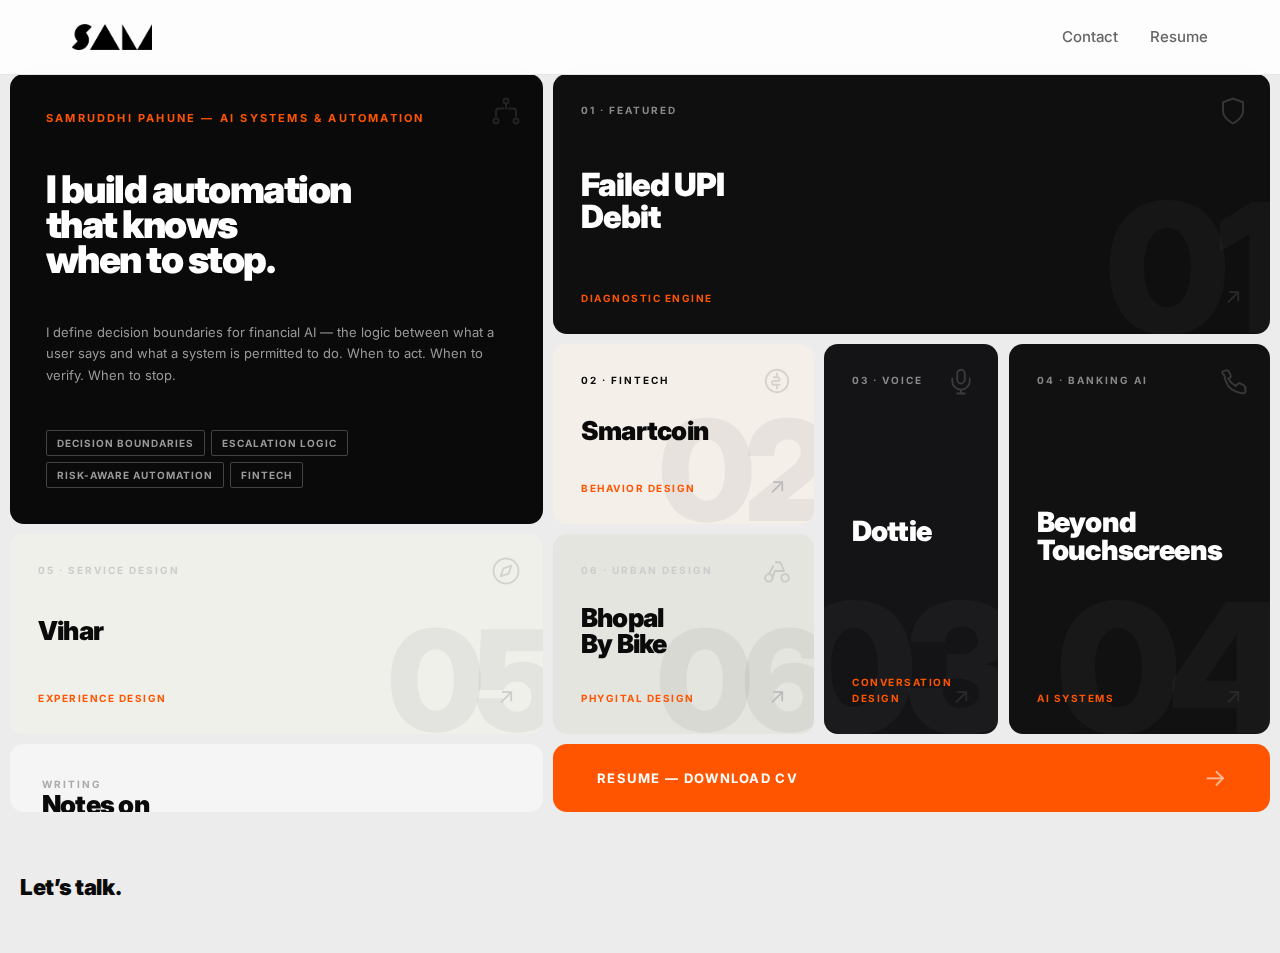
<file: portfolio-agents/outputs/index.html>
<!DOCTYPE html>
<html lang="en">
<head>
    <meta charset="UTF-8">
    <meta name="viewport" content="width=device-width, initial-scale=1.0">
    <title>Samruddhi Pahune — AI Systems & Automation Behavior Owner</title>
    <meta name="description" content="I build automation that knows when to stop. Decision boundaries for financial AI.">
    
    <!-- Google Fonts -->
    <link rel="preconnect" href="https://fonts.googleapis.com">
    <link rel="preconnect" href="https://fonts.gstatic.com" crossorigin>
    <link href="https://fonts.googleapis.com/css2?family=Inter:wght@400;500;700&display=swap" rel="stylesheet">
    
    <style>
        * {
            margin: 0;
            padding: 0;
            box-sizing: border-box;
        }
        
        :root {
            --color-bg: #ffffff;
            --color-bg-alt: #fafafa;
            --color-text: #1a1a1a;
            --color-text-muted: #666666;
            --color-accent: #6366f1;
            --color-accent-hover: #4f46e5;
            --color-border: #e5e5e5;
            
            --font-sans: 'Inter', -apple-system, BlinkMacSystemFont, 'Segoe UI', sans-serif;
            
            --spacing-xs: 8px;
            --spacing-sm: 16px;
            --spacing-md: 24px;
            --spacing-lg: 32px;
            --spacing-xl: 48px;
            --spacing-2xl: 64px;
            --spacing-3xl: 96px;
            
            --border-radius: 8px;
            --max-width: 1200px;
            --max-width-wide: 1400px;
            
            --shadow-sm: 0 2px 8px rgba(0, 0, 0, 0.08);
            --shadow-md: 0 4px 16px rgba(0, 0, 0, 0.12);
        }
        
        body {
            font-family: var(--font-sans);
            font-size: 17px;
            line-height: 1.6;
            color: var(--color-text);
            background: var(--color-bg);
            -webkit-font-smoothing: antialiased;
        }
        
        h1, h2, h3, h4, h5, h6 {
            line-height: 1.2;
            font-weight: 700;
        }
        
        h1 {font-size: 52px;}
        h2 {font-size: 36px;}
        h3 {font-size: 28px;}
        h4 {font-size: 22px;}
        h5 {font-size: 18px;}
        
        @media (max-width: 768px) {
            h1 {font-size: 36px;}
            h2 {font-size: 28px;}
            h3 {font-size: 22px;}
            h4 {font-size: 18px;}
            body {font-size: 16px;}
        }
        
        /* Navigation */
        .nav {
            position: fixed;
            top: 0;
            left: 0;
            right: 0;
            z-index: 100;
            background: var(--color-bg);
            border-bottom: 1px solid var(--color-border);
            backdrop-filter: blur(8px);
            background: rgba(255, 255, 255, 0.9);
        }
        
        .nav-inner {
            max-width: var(--max-width);
            margin: 0 auto;
            padding: var(--spacing-md) var(--spacing-lg);
            display: flex;
            justify-content: space-between;
            align-items: center;
        }
        
        .nav-logo {
            font-size: 18px;
            font-weight: 700;
            color: var(--color-text);
            text-decoration: none;
        }
        
        .nav-links {
            display: flex;
            gap: var(--spacing-lg);
        }
        
        .nav-link {
            color: var(--color-text-muted);
            text-decoration: none;
            font-size: 15px;
            font-weight: 500;
            transition: color 0.2s;
        }
        
        .nav-link:hover {
            color: var(--color-accent);
        }
        
        /* Hero Section */
        .hero {
            max-width: var(--max-width);
            margin: 0 auto;
            padding: calc(80px + var(--spacing-3xl)) var(--spacing-lg) var(--spacing-3xl);
        }
        
        .hero-headline {
            font-size: 56px;
            font-weight: 700;
            line-height: 1.1;
            margin-bottom: var(--spacing-md);
        }
        
        @media (max-width: 768px) {
            .hero-headline {font-size: 38px;}
        }
        
        .hero-subheadline {
            font-size: 20px;
            line-height: 1.6;
            color: var(--color-text-muted);
            max-width: 700px;
            margin-bottom: var(--spacing-xl);
        }
        
        .hero-cta {
            display: inline-block;
            padding: var(--spacing-sm) var(--spacing-lg);
            background: var(--color-accent);
            color: white;
            text-decoration: none;
            border-radius: var(--border-radius);
            font-weight: 600;
            transition: all 0.2s;
            box-shadow: var(--shadow-sm);
        }
        
        .hero-cta:hover {
            background: var(--color-accent-hover);
            transform: translateY(-2px);
            box-shadow: var(--shadow-md);
        }
        
        /* Sections */
        .section {
            max-width: var(--max-width);
            margin: 0 auto;
            padding: var(--spacing-3xl) var(--spacing-lg);
        }
        
        .section-bg {
            background: var(--color-bg-alt);
        }
        
        .section-title {
            font-size: 14px;
            font-weight: 500;
            text-transform: uppercase;
            letter-spacing: 0.1em;
            color: var(--color-accent);
            margin-bottom: var(--spacing-md);
        }
        
        /* Capabilities Grid */
        .capabilities-grid {
            display: grid;
            grid-template-columns: repeat(auto-fit, minmax(280px, 1fr));
            gap: var(--spacing-lg);
            margin-top: var(--spacing-xl);
        }
        
        .capability-card {
            padding: var(--spacing-lg);
            background: var(--color-bg);
            border-radius: var(--border-radius);
            box-shadow: var(--shadow-sm);
        }
        
        .capability-title {
            font-size: 18px;
            font-weight: 600;
            margin-bottom: var(--spacing-sm);
        }
        
        .capability-description {
            font-size: 15px;
            line-height: 1.6;
            color: var(--color-text-muted);
        }
        
        /* Problems Grid */
        .problems-grid {
            display: grid;
            gap: var(--spacing-lg);
            margin-top: var(--spacing-xl);
        }
        
        .problem-item {
            padding: var(--spacing-lg);
            border-left: 3px solid var(--color-accent);
            background: var(--color-bg-alt);
        }
        
        .problem-title {
            font-size: 20px;
            font-weight: 600;
            margin-bottom: var(--spacing-sm);
        }
        
        .problem-description {
            color: var(--color-text-muted);
        }
        
        /* Case Study Grid */
        .case-study-grid {
            display: grid;
            grid-template-columns: repeat(auto-fit, minmax(320px, 1fr));
            gap: var(--spacing-lg);
            margin-top: var(--spacing-xl);
        }
        
        .case-study-card {
            background: var(--color-bg);
            border-radius: var(--border-radius);
            overflow: hidden;
            box-shadow: var(--shadow-sm);
            transition: all 0.3s;
            cursor: pointer;
            text-decoration: none;
            color: inherit;
            display: block;
        }
        
        .case-study-card:hover {
            transform: translateY(-4px);
            box-shadow: var(--shadow-md);
        }
        
        .case-study-card-inner {
            padding: var(--spacing-lg);
        }
        
        .case-study-label {
            font-size: 13px;
            font-weight: 600;
            text-transform: uppercase;
            letter-spacing: 0.05em;
            color: var(--color-accent);
            margin-bottom: var(--spacing-sm);
        }
        
        .case-study-card-title {
            font-size: 24px;
            font-weight: 700;
            margin-bottom: var(--spacing-sm);
        }
        
        .case-study-card-summary {
            font-size: 15px;
            line-height: 1.6;
            color: var(--color-text-muted);
        }
        
        /* Case Study Overlay */
        .case-study-overlay {
            position: fixed;
            inset: 0;
            background: var(--color-bg);
            z-index: 1000;
            overflow-y: auto;
            display: none;
            opacity: 0;
            transform: translateY(14px);
            transition: opacity 0.38s cubic-bezier(0.25,0.46,0.45,0.94),
                        transform 0.38s cubic-bezier(0.25,0.46,0.45,0.94);
        }

        .case-study-overlay.active {
            display: block;
            opacity: 1;
            transform: translateY(0);
        }
        
        .case-study-nav {
            position: sticky;
            top: 0;
            background: rgba(255, 255, 255, 0.95);
            backdrop-filter: blur(8px);
            border-bottom: 1px solid var(--color-border);
            z-index: 10;
        }
        
        .case-study-nav-inner {
            max-width: var(--max-width);
            margin: 0 auto;
            padding: var(--spacing-md) var(--spacing-lg);
            display: flex;
            justify-content: space-between;
            align-items: center;
        }
        
        .close-case-study {
            padding: var(--spacing-sm) var(--spacing-md);
            background: none;
            border: 1px solid var(--color-border);
            border-radius: var(--border-radius);
            cursor: pointer;
            font-size: 14px;
            font-weight: 500;
            color: var(--color-text);
            transition: all 0.2s;
        }
        
        .close-case-study:hover {
            background: var(--color-bg-alt);
        }
        
        .case-study-content {
            max-width: 800px;
            margin: 0 auto;
            padding: var(--spacing-3xl) var(--spacing-lg);
        }
        
        .case-study-content h1 {
            margin-bottom: var(--spacing-md);
        }
        
        .case-study-content h2 {
            margin-top: var(--spacing-2xl);
            margin-bottom: var(--spacing-md);
        }
        
        .case-study-content h3 {
            margin-top: var(--spacing-xl);
            margin-bottom: var(--spacing-md);
        }
        
        .case-study-content h4 {
            margin-top: var(--spacing-lg);
            margin-bottom: var(--spacing-sm);
        }
        
        .case-study-content p {
            margin-bottom: var(--spacing-md);
        }
        
        .case-study-content ul {
            margin-left: var(--spacing-lg);
            margin-bottom: var(--spacing-md);
        }
        
        .case-study-content li {
            margin-bottom: var(--spacing-xs);
        }
        
        /* Callout */
        .callout {
            padding: var(--spacing-lg);
            background: #f8f9ff;
            border-radius: var(--border-radius);
            margin: var(--spacing-xl) 0;
            font-size: 18px;
            font-weight: 500;
            line-height: 1.6;
        }
        
        /* Table */
        .trade-table {
            width: 100%;
            border-collapse: collapse;
            margin: var(--spacing-xl) 0;
            font-size: 15px;
        }
        
        .trade-table th {
            background: var(--color-bg-alt);
            padding: var(--spacing-sm);
            text-align: left;
            font-weight: 600;
            border-bottom: 2px solid var(--color-border);
        }
        
        .trade-table td {
            padding: var(--spacing-sm);
            border-bottom: 1px solid var(--color-border);
            vertical-align: top;
        }
        
        .trade-table tr:last-child td {
            border-bottom: none;
        }
        
        .trade-table tr:nth-child(even) {
            background: var(--color-bg-alt);
        }
        
        /* Expandable Section */
        .expandable {
            margin: var(--spacing-lg) 0;
            border: 1px solid var(--color-border);
            border-radius: var(--border-radius);
            overflow: hidden;
        }
        
        .expandable-trigger {
            width: 100%;
            padding: var(--spacing-md);
            background: var(--color-bg-alt);
            border: none;
            text-align: left;
            cursor: pointer;
            font-size: 16px;
            font-weight: 600;
            display: flex;
            justify-content: space-between;
            align-items: center;
            transition: background 0.2s;
        }
        
        .expandable-trigger:hover {
            background: #f0f0f0;
        }
        
        .expandable-icon {
            font-size: 20px;
            transition: transform 0.3s;
        }
        
        .expandable.active .expandable-icon {
            transform: rotate(45deg);
        }
        
        .expandable-content {
            max-height: 0;
            overflow: hidden;
            transition: max-height 0.3s ease;
        }
        
        .expandable-content-inner {
            padding: var(--spacing-lg);
        }
        
        /* Footer */
        .footer {
            background: var(--color-bg-alt);
            border-top: 1px solid var(--color-border);
            padding: var(--spacing-3xl) var(--spacing-lg);
        }
        
        .footer-inner {
            max-width: var(--max-width);
            margin: 0 auto;
        }
        
        .footer-title {
            font-size: 28px;
            font-weight: 700;
            margin-bottom: var(--spacing-md);
        }
        
        .footer-contact {
            font-size: 18px;
            margin-bottom: var(--spacing-sm);
        }
        
        .footer-link {
            color: var(--color-accent);
            text-decoration: none;
        }
        
        .footer-link:hover {
            text-decoration: underline;
        }
        
        /* Responsive */
        @media (max-width: 768px) {
            .nav-inner {padding: var(--spacing-sm) var(--spacing-md);}
            .hero {padding: calc(70px + var(--spacing-2xl)) var(--spacing-md) var(--spacing-2xl);}
            .section {padding: var(--spacing-2xl) var(--spacing-md);}
            .case-study-grid {grid-template-columns: 1fr;}
            .capabilities-grid {grid-template-columns: 1fr;}
            .case-study-content {padding: var(--spacing-2xl) var(--spacing-md);}
            
            .nav-links {
                display: none;
            }
        }

        /* ================================================================
           CS2: Designing for Panic — Full-page scoped styles
           ================================================================ */

        #cs2 { background: #0a0a0a; }

        #cs2 .case-study-nav {
            background: rgba(10,10,10,0.97) !important;
            border-bottom-color: #222 !important;
        }
        #cs2 .case-study-nav-inner > div { color: #fff; }
        #cs2 .close-case-study { color: #fff; border-color: #333; }
        #cs2 .close-case-study:hover { background: #1a1a1a; }

        .cs2-body { font-family: var(--font-sans); }

        /* HERO */
        .cs2-hero {
            background: #0a0a0a;
            padding: 120px 0 100px;
            position: relative;
            overflow: hidden;
            min-height: 85vh;
            display: flex;
            align-items: center;
        }
        .cs2-hero-inner {
            max-width: 1100px;
            margin: 0 auto;
            padding: 0 56px;
            position: relative;
            z-index: 2;
        }
        .cs2-kicker {
            font-size: 11px;
            font-weight: 700;
            letter-spacing: 0.22em;
            text-transform: uppercase;
            color: #FF5500;
            margin-bottom: 40px;
            display: block;
        }
        .cs2-title {
            font-size: 108px;
            font-weight: 900;
            line-height: 0.9;
            letter-spacing: -0.04em;
            color: #fff;
            margin-bottom: 56px;
        }
        .cs2-hero-divider {
            width: 56px;
            height: 4px;
            background: #FF5500;
            margin-bottom: 40px;
        }
        .cs2-hero-quote {
            font-size: 22px;
            font-weight: 400;
            line-height: 1.65;
            color: #aaa;
            margin-bottom: 20px;
            font-style: italic;
            border: none;
            padding: 0;
            max-width: 640px;
        }
        .cs2-hero-sub {
            font-size: 15px;
            color: #444;
            margin: 0;
        }
        .cs2-bg-word {
            position: absolute;
            bottom: -60px;
            right: -30px;
            font-size: 340px;
            font-weight: 900;
            color: rgba(255,255,255,0.022);
            letter-spacing: -0.07em;
            line-height: 1;
            pointer-events: none;
            z-index: 1;
            user-select: none;
        }

        /* SECTION SYSTEM */
        .cs2-sec { padding: 96px 0; }
        .cs2-sec--white  { background: #ffffff; }
        .cs2-sec--grey   { background: #f2f2f2; }
        .cs2-sec--dark   { background: #0a0a0a; }
        .cs2-sec--mid    { background: #111111; }
        .cs2-sec-inner {
            max-width: 1100px;
            margin: 0 auto;
            padding: 0 56px;
        }

        /* LABEL / HEADING SYSTEM */
        .cs2-label {
            font-size: 11px;
            font-weight: 700;
            letter-spacing: 0.22em;
            text-transform: uppercase;
            color: #FF5500;
            margin-bottom: 40px;
            display: block;
        }
        .cs2-label--dim { color: rgba(255,255,255,0.3); }

        .cs2-h2 {
            font-size: 72px;
            font-weight: 900;
            line-height: 0.92;
            letter-spacing: -0.04em;
            color: #0a0a0a;
            margin-bottom: 40px;
        }
        .cs2-h2 em { font-style: italic; }
        .cs2-h2--white { color: #ffffff; }

        .cs2-h3 {
            font-size: 28px;
            font-weight: 800;
            letter-spacing: -0.02em;
            color: #0a0a0a;
            margin-bottom: 16px;
            margin-top: 48px;
        }
        .cs2-h3--white { color: #fff; }

        .cs2-p {
            font-size: 17px;
            line-height: 1.8;
            color: #444;
            margin-bottom: 20px;
            max-width: 640px;
        }
        .cs2-p--dark { color: #888; max-width: 640px; }
        .cs2-p--full { max-width: 100%; }

        .cs2-pullquote {
            border-left: 4px solid #FF5500;
            padding: 20px 28px;
            margin: 36px 0;
            font-size: 21px;
            font-weight: 600;
            line-height: 1.6;
            color: #0a0a0a;
            background: transparent;
            font-style: normal;
        }
        .cs2-pullquote--dark { color: #ddd; }

        .cs2-code {
            font-family: 'Courier New', 'Consolas', monospace;
            font-size: 14px;
            background: #0f0f0f;
            color: #FF5500;
            padding: 32px 40px;
            margin: 32px 0;
            line-height: 2;
            letter-spacing: 0.02em;
            border-radius: 2px;
        }
        .cs2-sec--dark .cs2-code { background: rgba(255,255,255,0.04); }

        /* TWO COLUMN */
        .cs2-two-col {
            display: grid;
            grid-template-columns: 1fr 1fr;
            gap: 64px;
            margin-top: 48px;
            align-items: start;
        }

        /* BOX DARK (used inside white sections) */
        .cs2-box-dark {
            background: #0a0a0a;
            padding: 40px;
            border-radius: 2px;
        }
        .cs2-box-label {
            font-size: 11px;
            font-weight: 700;
            letter-spacing: 0.15em;
            text-transform: uppercase;
            color: #555;
            margin-bottom: 20px;
            display: block;
        }
        .cs2-pain-list { list-style: none; padding: 0; margin: 0; }
        .cs2-pain-list li {
            font-size: 16px;
            color: #bbb;
            padding: 14px 0;
            border-bottom: 1px solid #1c1c1c;
            display: flex;
            gap: 14px;
            align-items: center;
            line-height: 1.4;
        }
        .cs2-pain-list li::before {
            content: '×';
            color: #FF5500;
            font-weight: 900;
            font-size: 18px;
            flex-shrink: 0;
        }
        .cs2-fear-quote {
            font-size: 20px;
            font-weight: 700;
            color: #FF5500;
            margin-top: 24px;
            font-style: italic;
            line-height: 1.4;
        }

        /* PERCEPTION SPLIT (full-bleed, no inner wrapper) */
        .cs2-perception-split {
            display: grid;
            grid-template-columns: 1fr 1fr;
            min-height: 420px;
        }
        .cs2-perception-side {
            padding: 80px 64px;
            display: flex;
            flex-direction: column;
        }
        .cs2-perception-side--light { background: #f2f2f2; }
        .cs2-perception-side--dark  { background: #0a0a0a; }
        .cs2-perception-big {
            font-size: 56px;
            font-weight: 900;
            letter-spacing: -0.04em;
            line-height: 0.92;
            color: #0a0a0a;
            margin: 20px 0 auto;
        }
        .cs2-perception-tag {
            font-size: 11px;
            font-weight: 700;
            letter-spacing: 0.2em;
            text-transform: uppercase;
            color: #FF5500;
            margin-bottom: 8px;
        }
        .cs2-perception-count {
            font-size: 13px;
            font-weight: 700;
            letter-spacing: 0.1em;
            text-transform: uppercase;
            color: #555;
            margin-top: 40px;
        }
        .cs2-system-states { list-style: none; padding: 0; margin: 20px 0 auto; }
        .cs2-system-states li {
            font-size: 16px;
            color: #aaa;
            padding: 14px 0;
            border-bottom: 1px solid #1a1a1a;
            display: flex;
            gap: 12px;
            line-height: 1.5;
        }
        .cs2-system-states li::before { content: '→'; color: #FF5500; flex-shrink: 0; }

        /* ARCH DECISION BLOCK */
        .cs2-arch-block {
            border-top: 4px solid #FF5500;
            padding-top: 48px;
            margin-top: 80px;
        }
        .cs2-arch-label {
            font-size: 11px;
            font-weight: 700;
            letter-spacing: 0.2em;
            text-transform: uppercase;
            color: #FF5500;
            margin-bottom: 24px;
        }
        .cs2-trade-row {
            display: grid;
            grid-template-columns: 1fr 1fr;
            gap: 2px;
            margin-top: 32px;
        }
        .cs2-trade-item {
            padding: 32px;
            background: #f6f6f6;
        }
        .cs2-trade-item--outcome {
            background: #fff7f3;
            border-left: 3px solid #FF5500;
        }
        .cs2-trade-tag {
            font-size: 11px;
            font-weight: 700;
            letter-spacing: 0.15em;
            text-transform: uppercase;
            color: #bbb;
            margin-bottom: 12px;
        }
        .cs2-trade-tag--orange { color: #FF5500; }
        .cs2-trade-text { font-size: 15px; line-height: 1.75; color: #333; }

        /* OBSERVATIONS */
        .cs2-observations {
            display: flex;
            flex-direction: column;
            border: 1px solid rgba(255,255,255,0.06);
            margin-top: 40px;
            border-radius: 2px;
            overflow: hidden;
        }
        .cs2-obs-item {
            display: flex;
            gap: 24px;
            align-items: center;
            padding: 24px 32px;
            border-bottom: 1px solid rgba(255,255,255,0.06);
            font-size: 17px;
            color: #aaa;
        }
        .cs2-obs-item:last-child { border-bottom: none; }
        .cs2-obs-icon {
            font-size: 22px;
            color: #FF5500;
            font-weight: 900;
            width: 36px;
            text-align: center;
            flex-shrink: 0;
        }

        /* INSIGHT BAR */
        .cs2-insight-bar {
            display: flex;
            align-items: stretch;
            border: 1px solid rgba(255,255,255,0.08);
            margin-top: 48px;
        }
        .cs2-insight-item {
            flex: 1;
            padding: 32px 36px;
            display: flex;
            flex-direction: column;
            gap: 10px;
        }
        .cs2-insight-divider {
            display: flex;
            align-items: center;
            padding: 0 28px;
            font-size: 16px;
            font-weight: 700;
            color: #333;
            border-left: 1px solid rgba(255,255,255,0.06);
            border-right: 1px solid rgba(255,255,255,0.06);
        }
        .cs2-insight-label {
            font-size: 11px;
            font-weight: 700;
            letter-spacing: 0.15em;
            text-transform: uppercase;
            color: #444;
        }
        .cs2-insight-verdict {
            font-size: 22px;
            font-weight: 900;
            letter-spacing: -0.01em;
        }
        .cs2-insight-verdict--bad  { color: #444; text-decoration: line-through; text-decoration-color: #FF5500; }
        .cs2-insight-verdict--good { color: #FF5500; }

        /* BEHAVIORAL SHIFT */
        .cs2-shift-quote {
            font-size: 40px;
            font-weight: 900;
            letter-spacing: -0.03em;
            color: #0a0a0a;
            margin: 32px 0;
            line-height: 1.1;
        }
        .cs2-swap-banner {
            display: flex;
            align-items: center;
            gap: 40px;
            background: #0a0a0a;
            padding: 48px 56px;
            margin: 32px 0;
        }
        .cs2-swap-col { display: flex; flex-direction: column; gap: 10px; }
        .cs2-swap-tag {
            font-size: 11px;
            font-weight: 700;
            letter-spacing: 0.15em;
            text-transform: uppercase;
            color: #444;
        }
        .cs2-swap-tag--orange { color: #FF5500; }
        .cs2-swap-word-old {
            font-size: 48px;
            font-weight: 900;
            letter-spacing: -0.04em;
            color: #333;
            text-decoration: line-through;
            text-decoration-color: #FF5500;
        }
        .cs2-swap-word-new {
            font-size: 48px;
            font-weight: 900;
            letter-spacing: -0.04em;
            color: #FF5500;
        }
        .cs2-swap-arrow { font-size: 36px; color: #444; font-weight: 700; flex-shrink: 0; }

        /* INQUIRY VS VALIDATION */
        .cs2-inquiry-vs {
            display: flex;
            align-items: center;
            gap: 48px;
            margin: 48px 0;
            padding: 48px 56px;
            background: rgba(255,255,255,0.03);
            border: 1px solid rgba(255,255,255,0.06);
        }
        .cs2-iv-col { flex: 1; display: flex; flex-direction: column; gap: 12px; }
        .cs2-iv-label {
            font-size: 11px;
            font-weight: 700;
            letter-spacing: 0.15em;
            text-transform: uppercase;
            color: #444;
        }
        .cs2-iv-label--orange { color: #FF5500; }
        .cs2-iv-q {
            font-size: 30px;
            font-weight: 900;
            letter-spacing: -0.02em;
            color: #fff;
            line-height: 1.2;
        }
        .cs2-iv-q--old { color: #333; text-decoration: line-through; text-decoration-color: #FF5500; }
        .cs2-iv-arrow { font-size: 32px; color: #FF5500; font-weight: 900; flex-shrink: 0; }

        /* LOGIC FUNNEL — accordion */
        .cs2-funnel {
            max-width: 1100px;
            margin: 64px auto 0;
            padding: 0 56px;
            border-top: 1px solid rgba(255,255,255,0.08);
        }
        .cs2-funnel-row {
            border-bottom: 1px solid rgba(255,255,255,0.07);
            cursor: pointer;
            transition: background 0.25s;
        }
        .cs2-funnel-row:hover { background: rgba(255,255,255,0.025); }
        .cs2-funnel-row.is-open { background: rgba(255,255,255,0.035); }
        .cs2-funnel-header {
            display: flex;
            align-items: center;
            gap: 28px;
            padding: 24px 0;
            user-select: none;
        }
        .cs2-funnel-num {
            font-size: 68px;
            font-weight: 900;
            line-height: 1;
            letter-spacing: -0.04em;
            color: rgba(255,255,255,0.1);
            transition: color 0.3s;
            min-width: 90px;
            text-align: right;
            flex-shrink: 0;
        }
        .cs2-funnel-row.is-open .cs2-funnel-num { color: #FF5500; }
        .cs2-funnel-title {
            font-size: 24px;
            font-weight: 700;
            letter-spacing: -0.02em;
            color: rgba(255,255,255,0.3);
            flex: 1;
            transition: color 0.25s;
            margin: 0;
        }
        .cs2-funnel-row:hover .cs2-funnel-title,
        .cs2-funnel-row.is-open .cs2-funnel-title { color: #fff; }
        .cs2-funnel-chevron {
            font-size: 22px;
            line-height: 1;
            color: rgba(255,255,255,0.18);
            transition: transform 0.35s cubic-bezier(0.4,0,0.2,1), color 0.25s;
            flex-shrink: 0;
        }
        .cs2-funnel-row.is-open .cs2-funnel-chevron {
            transform: rotate(90deg);
            color: #FF5500;
        }
        .cs2-funnel-body {
            display: grid;
            grid-template-columns: 1fr 1fr 1fr;
            max-height: 0;
            overflow: hidden;
            transition: max-height 0.45s cubic-bezier(0.4,0,0.2,1), padding-bottom 0.3s;
        }
        .cs2-funnel-row.is-open .cs2-funnel-body {
            max-height: 320px;
            padding-bottom: 40px;
        }
        .cs2-funnel-col {
            padding: 20px 28px 0 0;
            border-right: 1px solid rgba(255,255,255,0.05);
        }
        .cs2-funnel-col:first-child { padding-left: 118px; } /* aligns under title */
        .cs2-funnel-col:last-child { border-right: none; padding-left: 20px; padding-right: 0; }
        .cs2-funnel-col--constraint {
            background: rgba(255,85,0,0.04);
            border-left: 2px solid rgba(255,85,0,0.2);
            border-right: none;
            padding: 20px 0 0 20px;
            border-radius: 0 0 6px 0;
        }
        .cs2-funnel-col-label {
            display: block;
            font-size: 9px;
            font-weight: 700;
            letter-spacing: 0.22em;
            text-transform: uppercase;
            color: rgba(255,255,255,0.25);
            margin-bottom: 10px;
        }
        .cs2-funnel-col--constraint .cs2-funnel-col-label { color: rgba(255,85,0,0.7); }
        .cs2-funnel-col-text {
            font-size: 14px;
            color: rgba(255,255,255,0.5);
            line-height: 1.65;
            margin: 0;
        }
        .cs2-funnel-prevents {
            margin-top: 16px;
            font-size: 10px;
            font-weight: 700;
            letter-spacing: 0.15em;
            text-transform: uppercase;
            color: #FF5500;
        }

        /* PERSONA GRID */
        .cs2-persona-grid {
            display: grid;
            grid-template-columns: 1fr 1fr;
            border: 1px solid #e4e4e4;
            margin-top: 48px;
        }
        .cs2-persona { padding: 56px 52px; }
        .cs2-persona:first-child { border-right: 1px solid #e4e4e4; }
        .cs2-persona-tag {
            font-size: 11px;
            font-weight: 700;
            letter-spacing: 0.2em;
            text-transform: uppercase;
            color: #FF5500;
            margin-bottom: 16px;
        }
        .cs2-persona-name {
            font-size: 44px;
            font-weight: 900;
            letter-spacing: -0.035em;
            line-height: 0.95;
            color: #0a0a0a;
            margin-bottom: 14px;
        }
        .cs2-persona-desc {
            font-size: 15px;
            color: #999;
            font-style: italic;
            margin-bottom: 40px;
        }
        .cs2-persona-items { list-style: none; padding: 0; margin: 0; }
        .cs2-persona-items li {
            font-size: 16px;
            color: #333;
            padding: 14px 0;
            border-bottom: 1px solid #f0f0f0;
            display: flex;
            gap: 12px;
            align-items: flex-start;
            line-height: 1.45;
        }
        .cs2-persona-items li::before { content: '→'; color: #FF5500; font-weight: 700; flex-shrink: 0; }
        .cs2-persona-goal {
            margin-top: 40px;
            font-size: 11px;
            font-weight: 700;
            letter-spacing: 0.15em;
            text-transform: uppercase;
            color: #bbb;
        }
        .cs2-persona-goal span {
            display: block;
            font-size: 26px;
            font-weight: 900;
            letter-spacing: -0.02em;
            color: #FF5500;
            margin-top: 8px;
            text-transform: none;
        }

        /* UI POINTS */
        .cs2-ui-points {
            display: flex;
            flex-direction: column;
            margin: 40px 0;
            border-left: 4px solid #FF5500;
        }
        .cs2-ui-point {
            display: flex;
            gap: 24px;
            align-items: center;
            padding: 22px 32px;
            border-bottom: 1px solid rgba(255,255,255,0.05);
            font-size: 18px;
            color: #ccc;
            font-weight: 500;
        }
        .cs2-ui-point:last-child { border-bottom: none; }
        .cs2-ui-icon { color: #FF5500; font-weight: 900; font-size: 20px; flex-shrink: 0; }

        /* TIMELINE */
        .cs2-timeline {
            display: flex;
            align-items: center;
            margin: 48px 0;
            background: #e8e8e8;
            padding: 48px 56px;
        }
        .cs2-tl-node { flex: 1; display: flex; flex-direction: column; gap: 8px; }
        .cs2-tl-time {
            font-size: 36px;
            font-weight: 900;
            letter-spacing: -0.03em;
            color: #0a0a0a;
        }
        .cs2-tl-time--orange { color: #FF5500; }
        .cs2-tl-event { font-size: 13px; color: #777; line-height: 1.4; }
        .cs2-tl-line {
            width: 60px;
            height: 2px;
            background: #ccc;
            flex-shrink: 0;
            margin: 0 16px;
            position: relative;
        }
        .cs2-tl-line::after {
            content: '';
            position: absolute;
            right: -5px;
            top: -4px;
            width: 9px;
            height: 9px;
            border-top: 2px solid #bbb;
            border-right: 2px solid #bbb;
            transform: rotate(45deg);
        }
        .cs2-rule-box {
            background: #fff;
            border-left: 4px solid #FF5500;
            padding: 36px 44px;
            margin-top: 0;
        }
        .cs2-rule-label {
            font-size: 11px;
            font-weight: 700;
            letter-spacing: 0.2em;
            text-transform: uppercase;
            color: #FF5500;
            margin-bottom: 12px;
        }
        .cs2-rule-text {
            font-size: 20px;
            font-weight: 700;
            color: #0a0a0a;
            line-height: 1.5;
            margin-bottom: 12px;
        }
        .cs2-rule-sub { font-size: 15px; color: #888; line-height: 1.6; }

        /* PIVOT TABLE */
        .cs2-pivot-table { width: 100%; border-collapse: collapse; margin-top: 48px; }
        .cs2-pivot-table th {
            text-align: left;
            font-size: 11px;
            font-weight: 700;
            letter-spacing: 0.18em;
            text-transform: uppercase;
            color: rgba(255,255,255,0.28);
            padding: 16px 28px;
            border-bottom: 1px solid rgba(255,255,255,0.06);
        }
        .cs2-pivot-table td {
            padding: 28px;
            border-bottom: 1px solid rgba(255,255,255,0.05);
            vertical-align: top;
            font-size: 16px;
        }
        .cs2-pivot-table tr:last-child td { border-bottom: none; }
        .cs2-pivot-table td:first-child {
            font-size: 11px;
            font-weight: 700;
            color: #444;
            letter-spacing: 0.12em;
            text-transform: uppercase;
            width: 240px;
        }
        .cs2-pivot-table td:nth-child(2) { color: #444; }
        .cs2-pivot-table td:nth-child(3) { color: #FF5500; font-weight: 700; }

        /* FINAL */
        .cs2-final {
            background: #FF5500;
            padding: 128px 0;
            text-align: center;
            position: relative;
            overflow: hidden;
        }
        .cs2-final::before {
            content: '///';
            position: absolute;
            top: 30px;
            right: 48px;
            font-size: 140px;
            font-weight: 900;
            color: rgba(255,255,255,0.07);
            letter-spacing: -0.05em;
            line-height: 1;
            pointer-events: none;
        }
        .cs2-final-inner {
            max-width: 900px;
            margin: 0 auto;
            padding: 0 48px;
            position: relative;
            z-index: 1;
        }
        .cs2-final-label {
            font-size: 11px;
            font-weight: 700;
            letter-spacing: 0.22em;
            text-transform: uppercase;
            color: rgba(255,255,255,0.5);
            margin-bottom: 48px;
        }
        .cs2-final-quote {
            font-size: 26px;
            font-weight: 500;
            line-height: 1.65;
            color: rgba(255,255,255,0.92);
            max-width: 680px;
            margin: 0 auto 16px;
            font-style: italic;
            border: none;
            padding: 0;
        }
        .cs2-final-support {
            font-size: 15px;
            color: rgba(255,255,255,0.55);
            margin-bottom: 72px;
        }
        .cs2-final-words {
            display: flex;
            flex-direction: column;
            align-items: center;
            gap: 0;
            line-height: 0.88;
        }
        .cs2-final-word {
            font-size: 104px;
            font-weight: 900;
            letter-spacing: -0.05em;
            color: #fff;
        }

        /* CS2 RESPONSIVE */
        @media (max-width: 900px) {
            .cs2-title { font-size: 64px; }
            .cs2-h2 { font-size: 48px; }
            .cs2-hero-inner, .cs2-sec-inner { padding: 0 28px; }
            .cs2-two-col { grid-template-columns: 1fr; gap: 32px; }
            .cs2-perception-split { grid-template-columns: 1fr; }
            .cs2-perception-side { padding: 48px 32px; }
            .cs2-gates { grid-template-columns: 1fr; }
            .cs2-gate--wide { grid-column: auto; }
            .cs2-gate-wide-inner { grid-template-columns: 1fr; gap: 32px; }
            .cs2-funnel { padding: 0 28px; }
            .cs2-funnel-num { font-size: 44px; min-width: 60px; }
            .cs2-funnel-title { font-size: 18px; }
            .cs2-funnel-body { grid-template-columns: 1fr; }
            .cs2-funnel-col { padding: 12px 0 0 0 !important; border-right: none; border-bottom: 1px solid rgba(255,255,255,0.05); }
            .cs2-funnel-col--constraint { border-left: none; border-top: 2px solid rgba(255,85,0,0.2); padding-top: 12px !important; }
            .cs2-gate-motto { align-items: flex-start; }
            .cs2-gate-motto span { font-size: 48px; }
            .cs2-persona-grid { grid-template-columns: 1fr; }
            .cs2-persona:first-child { border-right: none; border-bottom: 1px solid #e4e4e4; }
            .cs2-trade-row { grid-template-columns: 1fr; gap: 2px; }
            .cs2-inquiry-vs { flex-direction: column; gap: 24px; padding: 32px 28px; }
            .cs2-swap-banner { flex-direction: column; gap: 16px; padding: 36px 28px; }
            .cs2-timeline { flex-direction: column; align-items: flex-start; gap: 0; padding: 36px 32px; }
            .cs2-tl-line { width: 2px; height: 40px; margin: 8px 0 8px 18px; }
            .cs2-tl-line::after { display: none; }
            .cs2-final-word { font-size: 64px; }
            .cs2-final-quote { font-size: 20px; }
            .cs2-bg-word { font-size: 160px; }
            .cs2-insight-bar { flex-direction: column; }
            .cs2-insight-divider { border: none; padding: 12px 36px; }
        }

        /* ================================================================
           BENTO GRID — Homepage
           ================================================================ */

        .bento-page {
            min-height: 100vh;
            background: #ececec;
            padding-top: 64px;
        }
        .bento-grid {
            display: grid;
            grid-template-columns: 1.8fr 1.2fr 1.5fr 1fr 1.5fr;
            grid-template-rows: 260px 180px 200px 68px;
            gap: 10px;
            padding: 10px;
            grid-template-areas:
                "pos   pos    upi    upi    upi"
                "pos   pos    smart  dottie icici"
                "vihar vihar  bhopal dottie icici"
                "blog  blog   resume resume resume";
        }
        .bento-card {
            border-radius: 14px;
            overflow: hidden;
            position: relative;
            will-change: transform;
            transition: box-shadow 0.4s ease;
        }
        @keyframes b-breathe  { 0%,100%{transform:scale(1) translateY(0)}       50%{transform:scale(1.009) translateY(-4px)} }
        @keyframes b-breathe2 { 0%,100%{transform:scale(1) translateY(0) rotate(0)}  55%{transform:scale(1.006) translateY(-2px) rotate(0.25deg)} }
        @keyframes b-breathe3 { 0%,100%{transform:scale(1) translateY(0) rotate(0)}  45%{transform:scale(1.011) translateY(-5px) rotate(-0.2deg)} }
        @keyframes b-breathe4 { 0%,100%{transform:scale(1) translateY(0)}       60%{transform:scale(1.005) translateY(-3px)} }
        .bento-card:nth-child(1)  { animation: b-breathe  6.2s ease-in-out infinite 0.0s; }
        .bento-card:nth-child(2)  { animation: b-breathe2 5.1s ease-in-out infinite 1.4s; }
        .bento-card:nth-child(3)  { animation: b-breathe3 4.4s ease-in-out infinite 0.3s; }
        .bento-card:nth-child(4)  { animation: b-breathe  3.2s ease-in-out infinite 2.2s; }
        .bento-card:nth-child(5)  { animation: b-breathe4 5.8s ease-in-out infinite 0.6s; }
        .bento-card:nth-child(6)  { animation: b-breathe2 4.0s ease-in-out infinite 1.8s; }
        .bento-card:nth-child(7)  { animation: b-breathe3 6.5s ease-in-out infinite 0.1s; }
        .bento-card:nth-child(8)  { animation: b-breathe  4.7s ease-in-out infinite 2.8s; }
        .bento-card:nth-child(9)  { animation: none; }
        .bento-card:not(.b-resume):hover {
            animation-play-state: paused;
            box-shadow: 0 24px 64px rgba(0,0,0,0.18);
            z-index: 20;
        }
        .b-pos    { grid-area: pos; }
        .b-upi    { grid-area: upi; }
        .b-smart  { grid-area: smart; }
        .b-dottie { grid-area: dottie; }
        .b-icici  { grid-area: icici; }
        .b-vihar  { grid-area: vihar; }
        .b-bhopal { grid-area: bhopal; }
        .b-blog   { grid-area: blog; }
        .b-resume { grid-area: resume; }

        /* Positioning card */
        .b-pos {
            background: #0a0a0a;
            padding: 36px;
            display: flex;
            flex-direction: column;
            justify-content: space-between;
        }
        .b-eyebrow {
            font-size: 11px; font-weight: 700;
            letter-spacing: 0.2em; text-transform: uppercase;
            color: #FF5500;
        }
        .b-headline {
            font-size: 38px; font-weight: 900;
            line-height: 0.93; letter-spacing: -0.04em;
            color: #fff;
        }
        .b-pos-sub {
            font-size: 13px; color: #999;
            line-height: 1.65;
        }
        .b-pos-tags { display: flex; gap: 6px; flex-wrap: wrap; }
        .b-tag {
            font-size: 10px; font-weight: 700;
            letter-spacing: 0.1em; text-transform: uppercase;
            color: #999; border: 1px solid #222;
            padding: 4px 10px; border-radius: 2px;
        }

        /* Project cards */
        .b-proj {
            background: #fff; padding: 32px;
            display: flex; flex-direction: column;
            justify-content: space-between;
            cursor: pointer; text-decoration: none; color: inherit;
        }
        .b-proj::after {
            content: ''; position: absolute;
            bottom: 0; left: 0; right: 0; height: 0;
            background: #FF5500;
            transition: height 0.45s cubic-bezier(0.25,0.46,0.45,0.94);
            z-index: 0;
        }
        .b-proj:hover::after { height: 100%; }
        .b-proj > * { position: relative; z-index: 1; }

        /* Cursor-tracking radial glow */
        .b-glow {
            position: absolute; inset: 0; pointer-events: none; border-radius: inherit;
            background: radial-gradient(circle 220px at var(--gx, 50%) var(--gy, 50%), rgba(255,255,255,0.09), transparent 65%);
            opacity: 0; transition: opacity 0.4s; z-index: 3;
        }
        .b-smart .b-glow, .b-vihar .b-glow, .b-bhopal .b-glow, .b-blog-c .b-glow {
            background: radial-gradient(circle 220px at var(--gx, 50%) var(--gy, 50%), rgba(0,0,0,0.05), transparent 65%);
        }
        .bento-card:hover .b-glow { opacity: 1; }

        /* Card icons */
        .b-icon {
            position: absolute; top: 22px; right: 22px;
            width: 30px; height: 30px; pointer-events: none; z-index: 4;
            color: #fff; opacity: 0.16;
            transition: opacity 0.35s, transform 0.35s cubic-bezier(0.25,0.46,0.45,0.94);
        }
        .b-proj:not(.b-proj--dark) .b-icon { color: #0a0a0a; opacity: 0.12; }
        .b-blog-c .b-icon { color: #0a0a0a; opacity: 0.12; }
        .b-pos .b-icon { color: #fff; opacity: 0.10; }
        .b-proj:hover .b-icon,
        .b-blog-c:hover .b-icon,
        .b-pos:hover .b-icon { opacity: 0.55; transform: translate(2px, -2px) scale(1.1); }

        .b-proj--dark { background: #111; }
        .b-proj-num {
            font-size: 10px; font-weight: 700;
            letter-spacing: 0.2em; text-transform: uppercase;
            color: #ccc; transition: color 0.3s;
        }
        .b-proj--dark .b-proj-num { color: #333; }
        .b-proj:hover .b-proj-num { color: rgba(255,255,255,0.45); }
        .b-proj-name {
            font-size: 26px; font-weight: 900;
            letter-spacing: -0.03em; line-height: 1.0;
            color: #0a0a0a; transition: color 0.3s;
        }
        .b-proj--dark .b-proj-name { color: #fff; }
        .b-proj:hover .b-proj-name { color: #fff; }
        .b-proj-desc {
            font-size: 13px; line-height: 1.6;
            color: #aaa; max-height: 0; overflow: hidden;
            opacity: 0;
            transition: max-height 0.35s ease, opacity 0.3s ease 0.06s, color 0.3s;
        }
        .b-proj--dark .b-proj-desc { color: #555; }
        .b-proj:hover .b-proj-desc { max-height: 80px; opacity: 1; color: rgba(255,255,255,0.85); }
        .b-proj-foot { display: flex; justify-content: space-between; align-items: flex-end; }
        .b-proj-cat {
            font-size: 10px; font-weight: 700;
            letter-spacing: 0.15em; text-transform: uppercase;
            color: #FF5500; transition: color 0.3s;
        }
        .b-proj:hover .b-proj-cat { color: rgba(255,255,255,0.6); }
        .b-proj-arrow {
            font-size: 22px; color: #ddd; line-height: 1;
            transition: color 0.3s, transform 0.3s;
        }
        .b-proj--dark .b-proj-arrow { color: #2a2a2a; }
        .b-proj:hover .b-proj-arrow { color: #fff; transform: translate(4px,-4px); }

        /* Blog card */
        .b-blog-c {
            background: #f5f5f5; padding: 32px;
            display: flex; flex-direction: column;
            justify-content: space-between; cursor: pointer;
        }
        .b-blog-c::after {
            content: ''; position: absolute;
            bottom: 0; left: 0; right: 0; height: 0;
            background: #0a0a0a;
            transition: height 0.45s cubic-bezier(0.25,0.46,0.45,0.94);
            z-index: 0;
        }
        .b-blog-c:hover::after { height: 100%; }
        .b-blog-c > * { position: relative; z-index: 1; }
        .b-blog-lbl {
            font-size: 10px; font-weight: 700;
            letter-spacing: 0.2em; text-transform: uppercase;
            color: #aaa; transition: color 0.3s;
        }
        .b-blog-c:hover .b-blog-lbl { color: #FF5500; }
        .b-blog-ttl {
            font-size: 26px; font-weight: 900;
            letter-spacing: -0.03em; line-height: 1.0;
            color: #0a0a0a; transition: color 0.3s;
        }
        .b-blog-c:hover .b-blog-ttl { color: #fff; }
        .b-blog-arr {
            font-size: 22px; color: #ddd; align-self: flex-end;
            transition: color 0.3s, transform 0.3s;
        }
        .b-blog-c:hover .b-blog-arr { color: #FF5500; transform: translate(4px,-4px); }

        /* Resume strip */
        .b-resume {
            background: #FF5500;
            display: flex; align-items: center;
            justify-content: space-between;
            padding: 0 44px; text-decoration: none;
            transition: background 0.3s;
        }
        .b-resume:hover { background: #e84c00; transform: none !important; box-shadow: none !important; }

        /* ── Per-card character ── */
        .b-upi   { background: #0f0f0f; }
        .b-smart { background: #f4efe9; }
        .b-smart .b-proj-name, .b-smart .b-proj-num { color: #0a0a0a; }
        .b-smart .b-proj-arrow { color: #bbb; }
        .b-smart .b-proj-desc { color: #666; }
        .b-dottie { background: #141416; }
        .b-vihar  { background: #f0f0eb; }
        .b-vihar .b-proj-name { color: #0a0a0a; }
        .b-vihar .b-proj-arrow { color: #ccc; }
        .b-vihar .b-proj-desc { color: #666; }
        .b-bhopal { background: #e5e5e0; }
        .b-bhopal .b-proj-name { color: #0a0a0a; }
        .b-bhopal .b-proj-arrow { color: #bbb; }
        .b-bhopal .b-proj-desc { color: #666; }

        /* Narrow tall cards — larger name */
        .b-dottie .b-proj-name { font-size: 28px; }
        .b-icici  .b-proj-name { font-size: 28px; }
        /* Wide short card — landscape name */
        .b-upi .b-proj-name { font-size: 32px; }
        /* Compact inner padding for small cells */
        .b-proj { padding: 28px; }

        /* Typographic watermarks — dark cards */
        .b-upi::before, .b-dottie::before, .b-icici::before {
            pointer-events: none; user-select: none; z-index: 0;
            position: absolute; bottom: -24px; right: -8px;
            font-size: 180px; font-weight: 900; line-height: 1;
            letter-spacing: -0.07em; color: rgba(255,255,255,0.03);
        }
        .b-upi::before   { content: '01'; }
        .b-dottie::before { content: '03'; }
        .b-icici::before  { content: '04'; }

        /* Typographic watermarks — light cards */
        .b-smart::before, .b-vihar::before, .b-bhopal::before {
            pointer-events: none; user-select: none; z-index: 0;
            position: absolute; bottom: -16px; right: -8px;
            font-size: 140px; font-weight: 900; line-height: 1;
            letter-spacing: -0.07em; color: rgba(0,0,0,0.05);
        }
        .b-smart::before  { content: '02'; }
        .b-vihar::before  { content: '05'; }
        .b-bhopal::before { content: '06'; }

        .b-resume-txt {
            font-size: 13px; font-weight: 700;
            letter-spacing: 0.1em; text-transform: uppercase; color: #fff;
        }
        .b-resume-arr {
            font-size: 24px; color: rgba(255,255,255,0.6);
            transition: transform 0.3s, color 0.3s;
        }
        .b-resume:hover .b-resume-arr { transform: translateX(6px); color: #fff; }

        /* Nav logo */
        .nav-logo img { height: 26px; width: auto; display: block; }

        /* Footer */
        .bento-footer {
            padding: 48px 20px;
            background: #ececec;
            display: flex; justify-content: space-between; align-items: center;
        }
        .bento-footer-l {
            font-size: 22px; font-weight: 900;
            letter-spacing: -0.02em; color: #0a0a0a;
        }
        .bento-footer-r { display: flex; gap: 24px; }
        .bento-footer-lnk {
            font-size: 13px; font-weight: 600;
            color: #888; text-decoration: none;
            letter-spacing: 0.05em; transition: color 0.2s;
        }
        .bento-footer-lnk:hover { color: #FF5500; }

        /* Generic dark-nav overlay class */
        .cs-dark .case-study-nav {
            background: rgba(10,10,10,0.97) !important;
            border-bottom-color: #222 !important;
        }
        .cs-dark .case-study-nav-inner > div { color: #fff; }
        .cs-dark .close-case-study { color: #fff; border-color: #333; }
        .cs-dark .close-case-study:hover { background: #1a1a1a; }

        /* Bento responsive */
        @media (max-width: 1024px) {
            .bento-grid {
                grid-template-columns: 1.8fr 1.2fr 1.5fr 1fr 1.5fr;
                grid-template-rows: 220px 160px 180px 68px;
            }
            .b-headline { font-size: 32px; }
        }
        @media (max-width: 768px) {
            .bento-grid {
                grid-template-columns: 1fr 1fr 1fr;
                grid-template-rows: auto;
                gap: 8px; padding: 8px;
                grid-template-areas:
                    "pos    pos    pos"
                    "upi    upi    upi"
                    "smart  smart  dottie"
                    "icici  vihar  vihar"
                    "bhopal bhopal blog"
                    "resume resume resume";
            }
            .b-headline { font-size: 34px; }
            .b-pos { min-height: 220px; }
            .b-proj, .b-blog-c { min-height: 160px; }
            .b-resume { min-height: 60px; }
            .b-upi::before, .b-dottie::before, .b-icici::before,
            .b-smart::before, .b-vihar::before, .b-bhopal::before { display: none; }
        }
        @media (max-width: 480px) {
            .bento-grid {
                grid-template-columns: 1fr 1fr;
                grid-template-areas:
                    "pos    pos"
                    "upi    upi"
                    "smart  dottie"
                    "icici  vihar"
                    "bhopal bhopal"
                    "blog   blog"
                    "resume resume";
                padding: 6px; gap: 6px;
            }
            .b-headline { font-size: 28px; }
        }

        /* ================================================================
           ACCESSIBILITY — Contrast · Focus · Motion · ARIA
           ================================================================ */

        /* Skip nav */
        .skip-link {
            position: absolute; top: -56px; left: 16px;
            background: #FF5500; color: #fff;
            padding: 12px 20px; font-size: 14px; font-weight: 700;
            text-decoration: none; border-radius: 0 0 6px 6px;
            z-index: 99999; transition: top 0.15s;
        }
        .skip-link:focus { top: 0; }

        /* Focus visible */
        *:focus { outline: none; }
        *:focus-visible { outline: 3px solid #FF5500; outline-offset: 3px; border-radius: 2px; }
        .b-proj:focus-visible, .b-blog-c:focus-visible { outline: 4px solid #FF5500; outline-offset: -4px; }
        .close-case-study:focus-visible { outline: 3px solid #FF5500; outline-offset: 2px; }

        /* CONTRAST — dark bg (#0a0a0a, #111) */
        .cs2-hero-sub                    { color: #999; }   /* was #444 → fail */
        .cs2-box-label                   { color: #888; }   /* was #555 → fail */
        .cs2-swap-tag                    { color: #888; }   /* was #444 → fail */
        .cs2-swap-tag--orange            { color: #FF5500; }
        .cs2-swap-word-old               { color: #666; }   /* was #333 → fail */
        .cs2-swap-arrow                  { color: #888; }   /* was #444 → fail */
        .cs2-iv-label                    { color: #888; }   /* was #444 → fail */
        .cs2-iv-q--old                   { color: #666; }   /* was #333 → fail */
        .cs2-gate-body                   { color: #aaa; }   /* was #777 → marginal */
        .cs2-insight-label               { color: #888; }   /* was #444 → fail */
        .cs2-insight-verdict--bad        { color: #888; text-decoration: line-through; text-decoration-color: #FF5500; }
        .cs2-insight-divider             { color: #888; }   /* was #333 → fail */
        .cs2-pivot-table td:first-child  { color: #888; }   /* was #444 → fail */
        .cs2-pivot-table td:nth-child(2) { color: #aaa; }   /* was #444 → fail */

        /* CONTRAST — light bg (#fff, #f2f2f2, #ececec) */
        .cs2-persona-desc                { color: #555; }   /* was #999 → fail */
        .cs2-persona-goal                { color: #555; }   /* was #bbb → #777 (4.38:1) → #555 (7.5:1) ✓ */
        .cs2-trade-tag                   { color: #5a5a5a; } /* was #bbb → #777 (4.13:1) → #5a5a5a (5.5:1) ✓ */
        .cs2-tl-event                    { color: #555; }   /* was #777 → fail on #e8e8e8 */
        .cs2-rule-sub                    { color: #555; }   /* was #888 → fail small text */
        .cs2-p                           { color: #333; }   /* light-bg body text (#444 → #333 for AA comfort) */
        /* CRITICAL: override the cascade bug — .cs2-p {#333} above would override .cs2-p--dark {#888}
           because it appears later in source order. This rule restores dark-section body text. */
        .cs2-p--dark                     { color: #c4c4c4; } /* dark bg body text → was #888 (6.3:1) → now 11.7:1 ✓ */

        /* CONTRAST — dark bg: rgba-based labels too faint */
        .cs2-label--dim                  { color: rgba(255,255,255,0.55); } /* was 0.30 → 2.84:1 → now 6.86:1 ✓ */
        .cs2-pivot-table th              { color: rgba(255,255,255,0.5);  } /* was 0.28 → 2.45:1 → now 5.69:1 ✓ */

        /* CONTRAST — logic funnel inactive states (dark bg) */
        .cs2-funnel-num                  { color: rgba(255,255,255,0.35); } /* was 0.10 → 1.33:1 → now 3.53:1 ✓ large text */
        .cs2-funnel-title                { color: rgba(255,255,255,0.42); } /* was 0.30 → 2.84:1 → now 4.1:1 ✓ large text */
        .cs2-funnel-col-label            { color: rgba(255,255,255,0.55); } /* was 0.25 → 2.35:1 → now 6.86:1 ✓ */
        .cs2-funnel-col--constraint .cs2-funnel-col-label { color: rgba(255,85,0,0.92); } /* orange label: keeps accent, more opaque */

        /* CONTRAST — bento */
        .b-pos-sub                       { color: #999; }   /* was #555 → fail on dark */
        .b-tag                           { color: #999; border-color: #444; }
        .b-proj--dark .b-proj-num        { color: #888; }   /* was #333 → #666 (3.33:1) → #888 (5.37:1) ✓ */
        .b-proj--dark .b-proj-desc       { color: #888; }   /* was #555 → fail */
        .b-proj-desc                     { color: #555; }   /* was #aaa → fail on white */
        .bento-footer-lnk                { color: #555; }   /* was #888 → fail on #ececec */

        /* CONTRAST — orange bg (design tradeoff: white on #FF5500 = 3.0:1 max achievable) */
        .cs2-final-label                 { color: rgba(255,255,255,0.95); } /* maximised within constraint */
        .cs2-final-support               { color: rgba(255,255,255,0.95); } /* maximised within constraint */

        /* Image blocks */
        .cs2-img-figure { margin: 56px 0; }
        .cs2-img-block {
            width: 100%; aspect-ratio: 16/9;
            background: #1c1c1c; border: 1px solid rgba(255,255,255,0.07);
            border-radius: 4px; overflow: hidden;
            position: relative; display: flex;
            align-items: center; justify-content: center;
        }
        .cs2-img-block--light { background: #f5f5f5; border: 1px dashed #d0d0d0; }
        .cs2-img-block--tall  { aspect-ratio: 4/3; }
        .cs2-img-block img {
            position: absolute; inset: 0; width: 100%; height: 100%;
            object-fit: cover; object-position: top; display: block; z-index: 2;
        }
        .cs2-img-block img[src=""], .cs2-img-block img[src="#"] { display: none; }
        .cs2-img-ph {
            text-align: center; z-index: 1; pointer-events: none;
            display: flex; flex-direction: column; align-items: center; gap: 10px;
        }
        .cs2-img-ph-line { width: 28px; height: 1px; background: #2e2e2e; }
        .cs2-img-block--light .cs2-img-ph-line { background: #ccc; }
        .cs2-img-ph-label {
            font-size: 10px; font-weight: 700; letter-spacing: 0.22em;
            text-transform: uppercase; color: #444;
        }
        .cs2-img-block--light .cs2-img-ph-label { color: #aaa; }
        .cs2-img-caption {
            margin-top: 10px; font-size: 12px;
            color: #666; font-style: italic; display: block;
        }
        .cs2-img-block--light ~ .cs2-img-caption { color: #888; }

        /* Reduced motion */
        @media (prefers-reduced-motion: reduce) {
            .bento-card { animation: none !important; }
            .bento-card:not(.b-resume):hover { transform: none !important; }
            .b-proj::after, .b-blog-c::after { transition: none !important; }
            * { transition-duration: 0.01ms !important; animation-duration: 0.01ms !important; }
        }

        /* ================================================================
           MICROINTERACTIONS — Motion Design System
           ================================================================ */

        /* ── Nav auto-hide ── */
        .nav {
            transition: transform 0.4s cubic-bezier(0.25,0.46,0.45,0.94);
        }
        .nav--hidden { transform: translateY(-100%); }

        /* ── Nav link underline slide-in ── */
        .nav-link { position: relative; }
        .nav-link::after {
            content: ''; position: absolute; bottom: -2px; left: 0;
            width: 100%; height: 1.5px; background: #FF5500;
            transform: scaleX(0); transform-origin: right;
            transition: transform 0.28s cubic-bezier(0.25,0.46,0.45,0.94);
        }
        .nav-link:hover::after { transform: scaleX(1); transform-origin: left; }

        /* ── Scroll reveal: base class (applied via JS — invisible only when JS runs) ── */
        .reveal {
            opacity: 0;
            transform: translateY(22px);
            transition: opacity 0.62s cubic-bezier(0.25,0.46,0.45,0.94),
                        transform 0.62s cubic-bezier(0.25,0.46,0.45,0.94);
        }
        .reveal.in-view { opacity: 1; transform: translateY(0); }

        /* Stagger delays for sibling groups */
        .reveal[data-delay="1"] { transition-delay: 0.10s; }
        .reveal[data-delay="2"] { transition-delay: 0.20s; }
        .reveal[data-delay="3"] { transition-delay: 0.30s; }
        .reveal[data-delay="4"] { transition-delay: 0.40s; }

        /* Directional overrides for specific element types */
        .cs2-pullquote.reveal               { transform: translateX(-18px); }
        .cs2-pullquote.reveal.in-view       { transform: translateX(0); }
        .cs2-label.reveal, .cs2-kicker.reveal {
            transform: translateX(-10px); transition-duration: 0.4s;
        }
        .cs2-label.reveal.in-view, .cs2-kicker.reveal.in-view { transform: translateX(0); }

        /* ── Reading progress bar ── */
        .cs-progress {
            position: absolute; bottom: -1px; left: 0;
            height: 2px; background: #FF5500; width: 0%;
            pointer-events: none; z-index: 10;
            transition: width 0.06s linear;
        }
        .case-study-nav { position: relative; }

        /* ── Orange divider line-draw on open ── */
        .cs2-hero-divider {
            transform-origin: left;
            transform: scaleX(0);
            transition: transform 0.75s cubic-bezier(0.16,1,0.3,1) 0.2s;
        }
        .cs2-hero-divider.drawn { transform: scaleX(1); }

        /* ── Bento headline: word-reveal spans (injected by JS) ── */
        .b-headline-word {
            display: inline-block;
            opacity: 0; transform: translateY(16px);
            transition: opacity 0.52s cubic-bezier(0.25,0.46,0.45,0.94),
                        transform 0.52s cubic-bezier(0.25,0.46,0.45,0.94);
        }
        .b-headline-word.in { opacity: 1; transform: translateY(0); }

        /* ── Resume strip: shimmer on hover ── */
        .b-resume::before {
            content: ''; position: absolute; top: 0; left: -100%;
            width: 45%; height: 100%;
            background: linear-gradient(90deg, transparent, rgba(255,255,255,0.13), transparent);
            transform: skewX(-20deg);
            transition: left 0.65s cubic-bezier(0.25,0.46,0.45,0.94);
            pointer-events: none; z-index: 2;
        }
        .b-resume:hover::before { left: 140%; }

        /* ── Funnel gate: number pulse on expand ── */
        @keyframes gateNumIn {
            0%   { transform: scale(1.1); }
            100% { transform: scale(1); }
        }
        .cs2-funnel-row.is-open .cs2-funnel-num {
            animation: gateNumIn 0.38s cubic-bezier(0.25,0.46,0.45,0.94) both;
        }

        /* ── Count-up: tabular figures ── */
        .count-up { font-variant-numeric: tabular-nums; }

        /* ── Reduced motion: disable all motion additions ── */
        @media (prefers-reduced-motion: reduce) {
            .nav, .nav-link::after,
            .b-headline-word, .cs2-hero-divider,
            .b-resume::before,
            .reveal, .reveal[data-delay] {
                transition: none !important; animation: none !important;
            }
            .b-headline-word  { opacity: 1 !important; transform: none !important; }
            .cs2-hero-divider { transform: scaleX(1) !important; }
            .reveal           { opacity: 1 !important; transform: none !important; }
            .cs2-funnel-row.is-open .cs2-funnel-num { animation: none !important; }
        }
    </style>
</head>
<body>
    <a href="#main-content" class="skip-link">Skip to main content</a>

    <!-- Navigation -->
    <nav class="nav">
        <div class="nav-inner">
            <a href="#" class="nav-logo">
                <img src="../source/square.png" alt="SAM — Samruddhi Pahune">
            </a>
            <div class="nav-links">
                <a href="mailto:samruddhi@example.com" class="nav-link">Contact</a>
                <a href="#" class="nav-link">Resume</a>
            </div>
        </div>
    </nav>

    <!-- Bento Grid Homepage -->
    <main id="main-content" class="bento-page">
        <div class="bento-grid">

            <!-- 1: Positioning Statement -->
            <div class="bento-card b-pos">
                <div class="b-glow"></div>
                <svg class="b-icon" viewBox="0 0 24 24" fill="none" stroke="currentColor" stroke-width="1.5" stroke-linecap="round" stroke-linejoin="round" aria-hidden="true"><circle cx="12" cy="4" r="2"/><circle cx="4" cy="20" r="2"/><circle cx="20" cy="20" r="2"/><path d="M12 6v4M10 10H6a2 2 0 0 0-2 2v4M14 10h4a2 2 0 0 1 2 2v4"/></svg>
                <span class="b-eyebrow">Samruddhi Pahune &mdash; AI Systems &amp; Automation</span>
                <h1 class="b-headline">I build automation<br>that knows<br>when to stop.</h1>
                <p class="b-pos-sub">I define decision boundaries for financial AI — the logic between what a user says and what a system is permitted to do. When to act. When to verify. When to stop.</p>
                <div class="b-pos-tags">
                    <span class="b-tag">Decision Boundaries</span>
                    <span class="b-tag">Escalation Logic</span>
                    <span class="b-tag">Risk-Aware Automation</span>
                    <span class="b-tag">Fintech</span>
                </div>
            </div>

            <!-- 2: Failed UPI Debit -->
            <div class="bento-card b-proj b-proj--dark b-upi" data-case-study="cs2" role="button" tabindex="0" aria-label="Open case study: Failed UPI Debit">
                <div class="b-glow"></div>
                <svg class="b-icon" viewBox="0 0 24 24" fill="none" stroke="currentColor" stroke-width="1.5" stroke-linecap="round" stroke-linejoin="round" aria-hidden="true"><path d="M12 22s8-4 8-10V5l-8-3-8 3v7c0 6 8 10 8 10z"/></svg>
                <div class="b-proj-num">01 &middot; Featured</div>
                <div>
                    <div class="b-proj-name">Failed UPI<br>Debit</div>
                    <div class="b-proj-desc">Building a system that manages fear through logic. Ledger truth over user panic.</div>
                </div>
                <div class="b-proj-foot">
                    <span class="b-proj-cat">Diagnostic Engine</span>
                    <span class="b-proj-arrow">↗</span>
                </div>
            </div>

            <!-- 3: Smartcoin -->
            <div class="bento-card b-proj b-smart" data-case-study="cs-smartcoin" role="button" tabindex="0" aria-label="Open case study: Smartcoin">
                <div class="b-glow"></div>
                <svg class="b-icon" viewBox="0 0 24 24" fill="none" stroke="currentColor" stroke-width="1.5" stroke-linecap="round" stroke-linejoin="round" aria-hidden="true"><circle cx="12" cy="12" r="9"/><path d="M9.5 9h3a1.5 1.5 0 0 1 0 3h-3a1.5 1.5 0 0 0 0 3H14M12 6v2M12 16v2"/></svg>
                <div class="b-proj-num">02 &middot; Fintech</div>
                <div>
                    <div class="b-proj-name">Smartcoin</div>
                    <div class="b-proj-desc">Turning borrowers into savers. Designing the bridge between survival and financial security.</div>
                </div>
                <div class="b-proj-foot">
                    <span class="b-proj-cat">Behavior Design</span>
                    <span class="b-proj-arrow">↗</span>
                </div>
            </div>

            <!-- 4: Dottie -->
            <div class="bento-card b-proj b-proj--dark b-dottie" data-case-study="cs-dottie" role="button" tabindex="0" aria-label="Open case study: Dottie — IndiGo voice assistant">
                <div class="b-glow"></div>
                <svg class="b-icon" viewBox="0 0 24 24" fill="none" stroke="currentColor" stroke-width="1.5" stroke-linecap="round" stroke-linejoin="round" aria-hidden="true"><rect x="9" y="3" width="6" height="11" rx="3"/><path d="M19 10v2a7 7 0 0 1-14 0v-2M12 19v3M9 22h6"/></svg>
                <div class="b-proj-num">03 &middot; Voice</div>
                <div>
                    <div class="b-proj-name">Dottie</div>
                    <div class="b-proj-desc">IndiGo's voice assistant. What if you could just call and book a flight?</div>
                </div>
                <div class="b-proj-foot">
                    <span class="b-proj-cat">Conversation Design</span>
                    <span class="b-proj-arrow">↗</span>
                </div>
            </div>

            <!-- 5: Beyond Touchscreens -->
            <div class="bento-card b-proj b-proj--dark b-icici" data-case-study="cs-icici" role="button" tabindex="0" aria-label="Open case study: Beyond Touchscreens — ICICI voicebot">
                <div class="b-glow"></div>
                <svg class="b-icon" viewBox="0 0 24 24" fill="none" stroke="currentColor" stroke-width="1.5" stroke-linecap="round" stroke-linejoin="round" aria-hidden="true"><path d="M22 16.92v3a2 2 0 0 1-2.18 2 19.79 19.79 0 0 1-8.63-3.07 19.5 19.5 0 0 1-3.18-3.18 19.79 19.79 0 0 1-3.07-8.67A2 2 0 0 1 3.6 4.34l3-.87a2 2 0 0 1 2.07.98l1.34 2.69a2 2 0 0 1-.45 2.36L8.09 10a16 16 0 0 0 6 6l1.5-1.47a2 2 0 0 1 2.36-.45l2.69 1.34a2 2 0 0 1 .98 2.08z"/></svg>
                <div class="b-proj-num">04 &middot; Banking AI</div>
                <div>
                    <div class="b-proj-name">Beyond<br>Touchscreens</div>
                    <div class="b-proj-desc">India's first transactional voicebot. 70+ live use cases. No visual confirmation.</div>
                </div>
                <div class="b-proj-foot">
                    <span class="b-proj-cat">AI Systems</span>
                    <span class="b-proj-arrow">↗</span>
                </div>
            </div>

            <!-- 6: Vihar -->
            <div class="bento-card b-proj b-vihar" data-case-study="cs-vihar" role="button" tabindex="0" aria-label="Open case study: Vihar — Van Vihar National Park">
                <div class="b-glow"></div>
                <svg class="b-icon" viewBox="0 0 24 24" fill="none" stroke="currentColor" stroke-width="1.5" stroke-linecap="round" stroke-linejoin="round" aria-hidden="true"><circle cx="12" cy="12" r="10"/><polygon points="16.24,7.76 14.12,14.12 7.76,16.24 9.88,9.88"/></svg>
                <div class="b-proj-num">05 &middot; Service Design</div>
                <div>
                    <div class="b-proj-name">Vihar</div>
                    <div class="b-proj-desc">80% of visitors missed the butterfly garden. An invisible guide fixed what signage couldn't.</div>
                </div>
                <div class="b-proj-foot">
                    <span class="b-proj-cat">Experience Design</span>
                    <span class="b-proj-arrow">↗</span>
                </div>
            </div>

            <!-- 7: Bhopal By Bike -->
            <div class="bento-card b-proj b-bhopal" data-case-study="cs-bhopal" role="button" tabindex="0" aria-label="Open case study: Bhopal By Bike — Chartered Cycles">
                <div class="b-glow"></div>
                <svg class="b-icon" viewBox="0 0 24 24" fill="none" stroke="currentColor" stroke-width="1.5" stroke-linecap="round" stroke-linejoin="round" aria-hidden="true"><circle cx="5.5" cy="17.5" r="3"/><circle cx="18.5" cy="17.5" r="3"/><path d="M15 6a1 1 0 0 0-1-1h-3M8 17.5l2.5-5.5h7l-2-5.5"/><path d="M5.5 14.5l3.5-6.5"/></svg>
                <div class="b-proj-num">06 &middot; Urban Design</div>
                <div>
                    <div class="b-proj-name">Bhopal<br>By Bike</div>
                    <div class="b-proj-desc">500 bikes. 100 docking stations. Less than 3% adoption. The curious case of Bhopal's unridden cycles.</div>
                </div>
                <div class="b-proj-foot">
                    <span class="b-proj-cat">Phygital Design</span>
                    <span class="b-proj-arrow">↗</span>
                </div>
            </div>

            <!-- 8: Blog -->
            <div class="bento-card b-blog-c b-blog" onclick="window.open('#','_blank')" role="button" tabindex="0" aria-label="Open blog: Notes on AI Systems">
                <div class="b-glow"></div>
                <svg class="b-icon" viewBox="0 0 24 24" fill="none" stroke="currentColor" stroke-width="1.5" stroke-linecap="round" stroke-linejoin="round" aria-hidden="true"><path d="M11 4H4a2 2 0 0 0-2 2v14a2 2 0 0 0 2 2h14a2 2 0 0 0 2-2v-7"/><path d="M18.5 2.5a2.121 2.121 0 0 1 3 3L12 15l-4 1 1-4 9.5-9.5z"/></svg>
                <span class="b-blog-lbl">Writing</span>
                <div class="b-blog-ttl">Notes on<br>AI Systems</div>
                <span class="b-blog-arr">↗</span>
            </div>

            <!-- 10: Resume strip -->
            <a href="#" class="bento-card b-resume" target="_blank">
                <span class="b-resume-txt">Resume &mdash; Download CV</span>
                <span class="b-resume-arr">&#8594;</span>
            </a>

        </div>

        <!-- Footer -->
        <div class="bento-footer">
            <div class="bento-footer-l">Let&rsquo;s talk.</div>
            <div class="bento-footer-r">
                <a href="mailto:samruddhi@example.com" class="bento-footer-lnk">Email</a>
                <a href="https://linkedin.com" target="_blank" rel="noopener" class="bento-footer-lnk">LinkedIn</a>
            </div>
        </div>
    </main>

    <!-- Case Study Overlays -->
    
    <!-- Case Study 2: Designing for Panic -->
    <div class="case-study-overlay" id="cs2" role="dialog" aria-modal="true" aria-labelledby="cs2-title">

        <!-- Sticky nav -->
        <div class="case-study-nav">
            <div class="case-study-nav-inner">
                <div style="font-weight:700;font-size:12px;letter-spacing:0.12em;text-transform:uppercase;">Designing for Panic</div>
                <button class="close-case-study" onclick="closeCaseStudy('cs2')" aria-label="Close case study and return to portfolio">← Back</button>
            </div>
        </div>

        <div class="cs2-body">

            <!-- ═══════════════════════════════════════════════════════ HERO -->
            <section class="cs2-hero">
                <div class="cs2-hero-inner">
                    <span class="cs2-kicker">Case Study &middot; Failed UPI Debit &middot; Tier I Indian Bank</span>
                    <h1 class="cs2-title" id="cs2-title">Designing<br>for Panic.</h1>
                    <div class="cs2-hero-divider"></div>
                    <blockquote class="cs2-hero-quote">&ldquo;In the three seconds after a payment fails and the money leaves the account, a user enters a state of biological panic.&rdquo;</blockquote>
                    <p class="cs2-hero-sub">This is the story of building a system that manages that fear through logic.</p>
                </div>
                <div class="cs2-bg-word" aria-hidden="true">PANIC</div>
            </section>

            <!-- ═══════════════════════════════════════════════ 01 / THE CRISIS -->
            <section class="cs2-sec cs2-sec--white">
                <div class="cs2-sec-inner">
                    <span class="cs2-label">01 / The Crisis</span>
                    <h2 class="cs2-h2">The Digital Banking<br><em>Graveyard.</em></h2>

                    <div class="cs2-two-col">
                        <div>
                            <p class="cs2-p">India's digital payment landscape is built on <strong>UPI</strong> — a marvel of engineering that occasionally stutters.</p>
                            <p class="cs2-p">When it does, the result is a <strong>&ldquo;Failed Debit.&rdquo;</strong></p>
                            <blockquote class="cs2-pullquote">Trust is a currency that takes years to earn and milliseconds to lose.</blockquote>
                            <p class="cs2-p">For a Tier I Indian Bank, these failures weren't minor glitches. They were a <strong>leading driver of customer churn.</strong></p>
                        </div>
                        <div>
                            <div class="cs2-box-dark">
                                <span class="cs2-box-label">Existing Support Experience</span>
                                <ul class="cs2-pain-list">
                                    <li>Cryptic error messages</li>
                                    <li>45-minute wait times for a human agent</li>
                                </ul>
                                <p style="margin-top:24px;font-size:15px;color:#aaa;line-height:1.6;margin-bottom:0;">Both amplified the same fear:</p>
                                <div class="cs2-fear-quote"><em>Has my money disappeared?</em></div>
                            </div>
                        </div>
                    </div>
                </div>
            </section>

            <!-- Perception split — full bleed -->
            <div class="cs2-perception-split">
                <div class="cs2-perception-side cs2-perception-side--light">
                    <span class="cs2-perception-tag">The User Sees</span>
                    <div class="cs2-perception-big">Balance<br>Reduced.</div>
                    <span class="cs2-perception-count">1&nbsp;&nbsp;signal</span>
                </div>
                <div class="cs2-perception-side cs2-perception-side--dark">
                    <span class="cs2-perception-tag">The System Sees</span>
                    <ul class="cs2-system-states">
                        <li>The debit may never have posted</li>
                        <li>The credit leg failed downstream</li>
                        <li>An auto-reversal is already in motion</li>
                        <li>Regulatory windows are still active</li>
                    </ul>
                    <span class="cs2-perception-count" style="color:#999;">4+&nbsp;&nbsp;possible states</span>
                </div>
            </div>

            <!-- Architectural decision -->
            <section class="cs2-sec cs2-sec--white" style="padding-top:72px;padding-bottom:80px;">
                <div class="cs2-sec-inner">
                    <div class="cs2-arch-block">
                        <div class="cs2-arch-label">Architectural Decision</div>
                        <p class="cs2-p" style="font-size:20px;font-weight:600;color:#0a0a0a;max-width:700px;">To bridge this perception gap, we surfaced <strong>real-time ledger truth</strong> during the moment of stress.</p>
                        <div class="cs2-trade-row">
                            <div class="cs2-trade-item">
                                <div class="cs2-trade-tag">Trade-off</div>
                                <div class="cs2-trade-text">Deep ledger access and higher computational overhead.</div>
                            </div>
                            <div class="cs2-trade-item cs2-trade-item--outcome">
                                <div class="cs2-trade-tag cs2-trade-tag--orange">Outcome</div>
                                <div class="cs2-trade-text">Prevented far costlier downstream confusion and incorrect investigations.</div>
                            </div>
                        </div>
                    </div>
                </div>
            </section>

            <!-- ══════════════════════════════════════════ 02 / INVESTIGATION -->
            <section class="cs2-sec cs2-sec--dark">
                <div class="cs2-sec-inner">
                    <span class="cs2-label cs2-label--dim">02 / Investigation</span>
                    <h2 class="cs2-h2 cs2-h2--white">Logic Fails<br>Where Fear Begins.</h2>
                    <p class="cs2-p cs2-p--dark">Research into high-anxiety users revealed: when people believe money is lost, <strong style="color:#fff;">cognition narrows.</strong></p>

                    <div class="cs2-observations">
                        <div class="cs2-obs-item">
                            <span class="cs2-obs-icon">&#8635;</span>
                            <span>Frantic scanning of transaction history</span>
                        </div>
                        <div class="cs2-obs-item">
                            <span class="cs2-obs-icon">&ne;</span>
                            <span>Confusion between order IDs and UTRs</span>
                        </div>
                        <div class="cs2-obs-item">
                            <span class="cs2-obs-icon">!</span>
                            <span>Mistyped 12-digit reference numbers</span>
                        </div>
                    </div>

                    <h3 class="cs2-h3 cs2-h3--white" style="margin-top:72px;">Why Traditional Chatbots Fail</h3>
                    <p class="cs2-p cs2-p--dark">Most bots rely on recall:</p>
                    <div class="cs2-code">User explains → System classifies → Escalate</div>
                    <p class="cs2-p cs2-p--dark">But panic collapses recall. Language becomes unreliable.</p>

                    <blockquote class="cs2-pullquote cs2-pullquote--dark">
                        &ldquo;Money got cut&rdquo; could mean:
                        <ul style="margin-top:16px;list-style:none;padding:0;display:flex;flex-direction:column;gap:8px;">
                            <li style="color:#aaa;">→ &nbsp;Failed UPI debit</li>
                            <li style="color:#aaa;">→ &nbsp;Recurring NACH mandate</li>
                            <li style="color:#aaa;">→ &nbsp;Subscription renewal</li>
                            <li style="color:#aaa;">→ &nbsp;Pending refund</li>
                        </ul>
                    </blockquote>

                    <div class="cs2-insight-bar">
                        <div class="cs2-insight-item">
                            <span class="cs2-insight-label">Language</span>
                            <span class="cs2-insight-verdict cs2-insight-verdict--bad">Noise Variable</span>
                        </div>
                        <div class="cs2-insight-divider">vs</div>
                        <div class="cs2-insight-item">
                            <span class="cs2-insight-label">The Ledger</span>
                            <span class="cs2-insight-verdict cs2-insight-verdict--good">Source of Truth</span>
                        </div>
                    </div>
                </div>
            </section>

            <!-- Behavioral shift -->
            <section class="cs2-sec cs2-sec--grey">
                <div class="cs2-sec-inner">
                    <span class="cs2-label">The Behavioral Shift</span>
                    <p class="cs2-p">We removed recall from the equation. Instead of asking for a UTR:</p>
                    <div class="cs2-shift-quote">&ldquo;Which one of these is bothering you?&rdquo;</div>
                    <p class="cs2-p">We pulled recent transactions into a carousel.</p>

                    <div class="cs2-swap-banner">
                        <div class="cs2-swap-col">
                            <span class="cs2-swap-tag">Before</span>
                            <span class="cs2-swap-word-old">Recall</span>
                        </div>
                        <span class="cs2-swap-arrow">→</span>
                        <div class="cs2-swap-col">
                            <span class="cs2-swap-tag cs2-swap-tag--orange">After</span>
                            <span class="cs2-swap-word-new">Recognition</span>
                        </div>
                    </div>

                    <p class="cs2-p"><strong>The system carries the complexity.</strong></p>
                    <p class="cs2-p" style="color:#555;">Yes — performance demands increased. But every support request now maps to a verifiable event.</p>
                </div>
            </section>

            <!-- ══════════════════════════════════════════════ 03 / THE PIVOT -->
            <section class="cs2-sec cs2-sec--dark">
                <div class="cs2-sec-inner">
                    <span class="cs2-label cs2-label--dim">03 / The Pivot</span>
                    <h2 class="cs2-h2 cs2-h2--white">The Machine<br>of Reassurance.</h2>
                    <p class="cs2-p cs2-p--dark">We stopped building a support bot.</p>
                    <p style="font-size:26px;font-weight:800;color:#fff;line-height:1.3;margin-bottom:32px;">We built a <span style="color:#FF5500;">diagnostic engine.</span></p>

                    <div class="cs2-inquiry-vs">
                        <div class="cs2-iv-col">
                            <span class="cs2-iv-label">Inquiry</span>
                            <span class="cs2-iv-q cs2-iv-q--old">&ldquo;What happened?&rdquo;</span>
                        </div>
                        <span class="cs2-iv-arrow">→</span>
                        <div class="cs2-iv-col">
                            <span class="cs2-iv-label cs2-iv-label--orange">Validation</span>
                            <span class="cs2-iv-q">&ldquo;Here&rsquo;s what we see.&rdquo;</span>
                        </div>
                    </div>

                    <p class="cs2-p cs2-p--dark">Escalation is no longer triggered by emotion. It is triggered by <strong style="color:#FF5500;">verified system state.</strong></p>
                    <p class="cs2-p cs2-p--dark">This felt stricter at first. But strictness at entry prevents chaos downstream.</p>

                    <blockquote class="cs2-pullquote cs2-pullquote--dark">Faster resolution doesn&rsquo;t come from speed.<br>It comes from clarity.</blockquote>
                </div>
            </section>

            <!-- ══════════════════════════════════════════════ 04 / THE ENGINE -->
            <section class="cs2-sec cs2-sec--dark" style="padding-top:0;padding-bottom:0;">
                <div class="cs2-sec-inner" style="padding-top:80px;padding-bottom:0;">
                    <span class="cs2-label cs2-label--dim">04 / The Engine</span>
                    <h2 class="cs2-h2 cs2-h2--white">The Logic<br>Funnel.</h2>
                    <p class="cs2-p cs2-p--dark">Every complaint enters a gated sequence. Not to slow users down — but to prevent incorrect action and protect operational integrity.</p>
                </div>

                <div class="cs2-funnel">

                    <div class="cs2-funnel-row is-open" onclick="toggleGate(this)">
                        <div class="cs2-funnel-header">
                            <span class="cs2-funnel-num">01</span>
                            <h3 class="cs2-funnel-title">Cooling Period</h3>
                            <span class="cs2-funnel-chevron">›</span>
                        </div>
                        <div class="cs2-funnel-body">
                            <div class="cs2-funnel-col">
                                <span class="cs2-funnel-col-label">The Logic</span>
                                <p class="cs2-funnel-col-text">We check the transaction timestamp. If within an active regulatory window, escalation is temporarily unavailable.</p>
                            </div>
                            <div class="cs2-funnel-col">
                                <span class="cs2-funnel-col-label">The Impact</span>
                                <p class="cs2-funnel-col-text">Many failed debits auto-reverse during this window. Allowing immediate disputes creates duplicate investigations.</p>
                            </div>
                            <div class="cs2-funnel-col cs2-funnel-col--constraint">
                                <span class="cs2-funnel-col-label">System Constraint</span>
                                <p class="cs2-funnel-col-text">We intentionally restrict the impulse to act instantly.</p>
                                <div class="cs2-funnel-prevents">Prevents: Duplicate Investigations</div>
                            </div>
                        </div>
                    </div>

                    <div class="cs2-funnel-row" onclick="toggleGate(this)">
                        <div class="cs2-funnel-header">
                            <span class="cs2-funnel-num">02</span>
                            <h3 class="cs2-funnel-title">Debit Verification</h3>
                            <span class="cs2-funnel-chevron">›</span>
                        </div>
                        <div class="cs2-funnel-body">
                            <div class="cs2-funnel-col">
                                <span class="cs2-funnel-col-label">The Logic</span>
                                <p class="cs2-funnel-col-text">The ledger is polled in real time. If no debit posted, the dispute path ends immediately.</p>
                            </div>
                            <div class="cs2-funnel-col">
                                <span class="cs2-funnel-col-label">The Impact</span>
                                <p class="cs2-funnel-col-text">Prevents ghost transaction tickets — cases where the perception of loss doesn't match ledger reality.</p>
                            </div>
                            <div class="cs2-funnel-col cs2-funnel-col--constraint">
                                <span class="cs2-funnel-col-label">System Constraint</span>
                                <p class="cs2-funnel-col-text">Requires reliable ledger uptime. The system cannot afford ambiguity here.</p>
                                <div class="cs2-funnel-prevents">Prevents: Ghost Transaction Tickets</div>
                            </div>
                        </div>
                    </div>

                    <div class="cs2-funnel-row" onclick="toggleGate(this)">
                        <div class="cs2-funnel-header">
                            <span class="cs2-funnel-num">03</span>
                            <h3 class="cs2-funnel-title">Payment Classification</h3>
                            <span class="cs2-funnel-chevron">›</span>
                        </div>
                        <div class="cs2-funnel-body">
                            <div class="cs2-funnel-col">
                                <span class="cs2-funnel-col-label">The Logic</span>
                                <p class="cs2-funnel-col-text">One-time UPI debits are separated from recurring mandates. This distinction matters legally, operationally, and SLA-bound.</p>
                            </div>
                            <div class="cs2-funnel-col">
                                <span class="cs2-funnel-col-label">The Impact</span>
                                <p class="cs2-funnel-col-text">Routing them incorrectly leads to misaligned investigations and broken SLAs.</p>
                            </div>
                            <div class="cs2-funnel-col cs2-funnel-col--constraint">
                                <span class="cs2-funnel-col-label">System Constraint</span>
                                <p class="cs2-funnel-col-text">Categorization adds logic complexity — but protects downstream accuracy.</p>
                                <div class="cs2-funnel-prevents">Prevents: Misrouting &amp; SLA Violations</div>
                            </div>
                        </div>
                    </div>

                    <div class="cs2-funnel-row" onclick="toggleGate(this)">
                        <div class="cs2-funnel-header">
                            <span class="cs2-funnel-num">04</span>
                            <h3 class="cs2-funnel-title">Regulatory Alignment</h3>
                            <span class="cs2-funnel-chevron">›</span>
                        </div>
                        <div class="cs2-funnel-body">
                            <div class="cs2-funnel-col">
                                <span class="cs2-funnel-col-label">The Logic</span>
                                <p class="cs2-funnel-col-text">Escalation adapts to rail type: UPI, Card, Mandate. Each carries distinct timelines and dispute rules.</p>
                            </div>
                            <div class="cs2-funnel-col">
                                <span class="cs2-funnel-col-label">The Impact</span>
                                <p class="cs2-funnel-col-text">The interface reflects those constraints in real time. No refund promises. No premature liability.</p>
                            </div>
                            <div class="cs2-funnel-col cs2-funnel-col--constraint">
                                <span class="cs2-funnel-col-label">System Constraint</span>
                                <p class="cs2-funnel-col-text">No refund promises. No premature liability.</p>
                                <div class="cs2-funnel-prevents">Prevents: Compliance Exposure</div>
                            </div>
                        </div>
                    </div>

                    <div class="cs2-funnel-row" onclick="toggleGate(this)">
                        <div class="cs2-funnel-header">
                            <span class="cs2-funnel-num">05</span>
                            <h3 class="cs2-funnel-title">Active Confirmation</h3>
                            <span class="cs2-funnel-chevron">›</span>
                        </div>
                        <div class="cs2-funnel-body">
                            <div class="cs2-funnel-col">
                                <span class="cs2-funnel-col-label">The Logic</span>
                                <p class="cs2-funnel-col-text">Before submission, merchant, amount, and date are restated. If idle, state is re-validated.</p>
                            </div>
                            <div class="cs2-funnel-col">
                                <span class="cs2-funnel-col-label">The Impact</span>
                                <p class="cs2-funnel-col-text">Prevents stale consent in asynchronous channels like WhatsApp.</p>
                            </div>
                            <div class="cs2-funnel-col cs2-funnel-col--constraint">
                                <span class="cs2-funnel-col-label">System Constraint</span>
                                <p class="cs2-funnel-col-text" style="font-style:italic;color:rgba(255,85,0,0.9);font-weight:600;">Truth before tickets.</p>
                                <div class="cs2-funnel-prevents">Prevents: Stale Consent Violations</div>
                            </div>
                        </div>
                    </div>

                </div>
            </section>

            <!-- ══════════════════════════════════════════ 05 / TWO CONTEXTS -->
            <section class="cs2-sec cs2-sec--dark" style="padding-top:0;padding-bottom:64px;">
                <div class="cs2-sec-inner">
                    <figure class="cs2-img-figure">
                        <!-- Logic Funnel / 5-gate flow diagram -->
                        <div class="cs2-img-block cs2-img-block--tall">
                            <img src="https://framerusercontent.com/images/lbyETPNcZ8piBEwk66800Itt8F8.png" alt="WhatsApp dispute resolution flow — 5-gate logic funnel showing Cooling Period through Active Confirmation" loading="lazy">
                            <div class="cs2-img-ph" aria-hidden="true">
                                <div class="cs2-img-ph-line"></div>
                                <span class="cs2-img-ph-label">Logic Funnel · WhatsApp UI Flow</span>
                                <div class="cs2-img-ph-line"></div>
                            </div>
                        </div>
                        <figcaption class="cs2-img-caption">The 5-gate diagnostic engine — from complaint intake to verified escalation</figcaption>
                    </figure>
                </div>
            </section>
            <section class="cs2-sec cs2-sec--white">
                <div class="cs2-sec-inner">
                    <span class="cs2-label">05 / Two Contexts</span>
                    <h2 class="cs2-h2">One Engine.<br>Different Thresholds.</h2>
                    <p class="cs2-p">The backend logic remains constant. The interface adapts to cognitive context.</p>
                </div>

                <div class="cs2-persona-grid">
                    <div class="cs2-persona">
                        <div class="cs2-persona-tag">Retail Users</div>
                        <div class="cs2-persona-name">High Anxiety<br>Low Frequency</div>
                        <div class="cs2-persona-desc">They need clarity, not control.</div>
                        <ul class="cs2-persona-items">
                            <li>Carousel anchors memory</li>
                            <li>No manual typing</li>
                            <li>15-minute session reset</li>
                        </ul>
                        <div class="cs2-persona-goal">Goal<span>Reduce Panic</span></div>
                    </div>
                    <div class="cs2-persona">
                        <div class="cs2-persona-tag">SME Merchants</div>
                        <div class="cs2-persona-name">High Volume<br>High Precision</div>
                        <div class="cs2-persona-desc">They need control, not reassurance.</div>
                        <ul class="cs2-persona-items">
                            <li>Direct ID search</li>
                            <li>Extended session duration</li>
                            <li>Manual verification allowed</li>
                        </ul>
                        <div class="cs2-persona-goal">Goal<span>Preserve Velocity</span></div>
                    </div>
                </div>
            </section>

            <!-- ══════════════════════════════════════════ 06 / UI STRATEGY -->
            <section class="cs2-sec cs2-sec--dark">
                <div class="cs2-sec-inner">
                    <span class="cs2-label cs2-label--dim">06 / UI Strategy</span>
                    <h2 class="cs2-h2 cs2-h2--white">UI as Visible<br>Compliance.</h2>
                    <p class="cs2-p cs2-p--dark">The interface is not decoration. It is compliance made visible.</p>

                    <div class="cs2-ui-points">
                        <div class="cs2-ui-point"><span class="cs2-ui-icon">&mdash;</span><span>Binary buttons replace free text</span></div>
                        <div class="cs2-ui-point"><span class="cs2-ui-icon">&mdash;</span><span>Intent is constrained to resolvable paths</span></div>
                        <div class="cs2-ui-point"><span class="cs2-ui-icon">&mdash;</span><span>Conditional actions reflect regulatory state</span></div>
                    </div>

                    <p class="cs2-p cs2-p--dark" style="margin-top:32px;">The UI mirrors the system&rsquo;s constraints — not the user&rsquo;s impatience.</p>

                    <div class="cs2-code">/ Path: Resolvable_Only<br>/ Action: Reg_Mirroring</div>
                </div>
            </section>

            <!-- ══════════════════════════════════════════ 07 / TIME DESIGN -->
            <section class="cs2-sec cs2-sec--white" style="padding-top:0;padding-bottom:64px;">
                <div class="cs2-sec-inner">
                    <figure class="cs2-img-figure">
                        <!-- Retail vs SME interface comparison -->
                        <div class="cs2-img-block">
                            <img src="https://framerusercontent.com/images/Abow5GMUdqR35oFWvaium3Khuo.png" alt="Retail vs SME interface comparison — transaction carousel on left, UTR search on right" loading="lazy">
                            <div class="cs2-img-ph" aria-hidden="true">
                                <div class="cs2-img-ph-line"></div>
                                <span class="cs2-img-ph-label">Retail vs SME · Interface Comparison</span>
                                <div class="cs2-img-ph-line"></div>
                            </div>
                        </div>
                        <figcaption class="cs2-img-caption">One engine, two thresholds — same backend logic, different cognitive scaffolding</figcaption>
                    </figure>
                </div>
            </section>
            <section class="cs2-sec cs2-sec--grey">
                <div class="cs2-sec-inner">
                    <span class="cs2-label">07 / Time Design</span>
                    <h2 class="cs2-h2">Designing<br>for Time.</h2>
                    <p class="cs2-p">Support on WhatsApp is asynchronous. A dispute started at 10:00 may be resumed at 12:00. In that time, an auto-reversal may succeed.</p>
                    <p class="cs2-p">Without re-validation: the system could escalate a solved problem.</p>

                    <div class="cs2-timeline">
                        <div class="cs2-tl-node">
                            <div class="cs2-tl-time">10:00</div>
                            <div class="cs2-tl-event">Dispute started</div>
                        </div>
                        <div class="cs2-tl-line"></div>
                        <div class="cs2-tl-node">
                            <div class="cs2-tl-time cs2-tl-time--orange">10:15</div>
                            <div class="cs2-tl-event" style="color:#FF5500;">Ledger silently rechecked</div>
                        </div>
                        <div class="cs2-tl-line"></div>
                        <div class="cs2-tl-node">
                            <div class="cs2-tl-time">12:00</div>
                            <div class="cs2-tl-event">User returns — state re-validated</div>
                        </div>
                    </div>

                    <div class="cs2-rule-box">
                        <div class="cs2-rule-label">The Rule</div>
                        <p class="cs2-rule-text">Every <strong>15 minutes</strong>, the ledger is silently rechecked.</p>
                        <p class="cs2-rule-sub">If state has changed, the flow closes. This may force restarts — but it protects operational integrity.</p>
                    </div>
                </div>
            </section>

            <!-- ════════════════════════════════════ THE OPERATIONAL PIVOT -->
            <section class="cs2-sec cs2-sec--dark">
                <div class="cs2-sec-inner">
                    <span class="cs2-label cs2-label--dim">The Operational Pivot</span>
                    <table class="cs2-pivot-table">
                        <thead>
                            <tr>
                                <th></th>
                                <th>Before</th>
                                <th>After</th>
                            </tr>
                        </thead>
                        <tbody>
                            <tr>
                                <td>Escalation Trigger</td>
                                <td>Complaint Driven</td>
                                <td>Verified State</td>
                            </tr>
                            <tr>
                                <td>Classification</td>
                                <td>Language Based</td>
                                <td>Ledger Validated</td>
                            </tr>
                            <tr>
                                <td>Support Goal</td>
                                <td>Speed (SLA)</td>
                                <td>Correctness</td>
                            </tr>
                        </tbody>
                    </table>
                </div>
            </section>

            <!-- ══════════════════════════════════════════════ FINAL CLOSE -->
            <section class="cs2-final">
                <div class="cs2-final-inner">
                    <div class="cs2-final-label">Final Reflection</div>
                    <blockquote class="cs2-final-quote">In high-stakes finance, reassurance doesn&rsquo;t come from faster responses. It comes from making the system&rsquo;s state visible — and refusing to act prematurely.</blockquote>
                    <p class="cs2-final-support">Architecture protects trust.</p>
                    <div class="cs2-final-words">
                        <span class="cs2-final-word">Safe.</span>
                        <span class="cs2-final-word">Logic.</span>
                    </div>
                </div>
            </section>

        </div><!-- end cs2-body -->
    </div>
    
    <!-- Case Study: Smartcoin -->
    <div class="case-study-overlay cs-dark" id="cs-smartcoin" role="dialog" aria-modal="true" aria-labelledby="cs-smartcoin-title">
        <div class="case-study-nav">
            <div class="case-study-nav-inner">
                <div style="font-weight:700;font-size:12px;letter-spacing:0.12em;text-transform:uppercase;">Smartcoin</div>
                <button class="close-case-study" onclick="closeCaseStudy('cs-smartcoin')" aria-label="Close case study and return to portfolio">← Back</button>
            </div>
        </div>
        <div class="cs2-body">

            <!-- HERO -->
            <section class="cs2-hero">
                <div class="cs2-hero-inner">
                    <span class="cs2-kicker">Case Study &middot; Smartcoin &middot; Fintech &middot; 1.1 Crore Users</span>
                    <h1 class="cs2-title" id="cs-smartcoin-title">A Bridge<br>Between<br>Borrowing<br>&amp; Saving.</h1>
                    <div class="cs2-hero-divider"></div>
                    <blockquote class="cs2-hero-quote">&ldquo;If I had money to save, why would I take a loan from you?&rdquo;</blockquote>
                    <p class="cs2-hero-sub">This is the story of making saving feel possible for people who came only to borrow.</p>
                </div>
                <div class="cs2-bg-word" aria-hidden="true">SAVE</div>
            </section>

            <!-- 01: THE PARADOX -->
            <section class="cs2-sec cs2-sec--white">
                <div class="cs2-sec-inner">
                    <span class="cs2-label">01 / The Paradox</span>
                    <h2 class="cs2-h2">1.1 Crore Users.<br><em>Zero Savers.</em></h2>
                    <div class="cs2-two-col">
                        <div>
                            <p class="cs2-p">SmartCoin had 1.1 crore users. Instant loans. Minimal paperwork. A product built for the underserved.</p>
                            <p class="cs2-p">Savings features already existed — gold deposits, reward coins, micro-investments. But nobody was using them.</p>
                            <p class="cs2-p">Many users didn&rsquo;t even know savings was an option.</p>
                            <blockquote class="cs2-pullquote">Every journey collapsed into:<br>borrow → repay → exit.</blockquote>
                        </div>
                        <div>
                            <div class="cs2-box-dark">
                                <span class="cs2-box-label">The User&rsquo;s Mental Model</span>
                                <ul class="cs2-pain-list">
                                    <li>&ldquo;This is a loan app. Saving is for banks.&rdquo;</li>
                                    <li>&ldquo;I don&rsquo;t have enough left over to save.&rdquo;</li>
                                    <li>&ldquo;Where is the savings option even?&rdquo;</li>
                                </ul>
                                <div class="cs2-fear-quote"><em>Saving felt psychologically impossible.</em></div>
                            </div>
                        </div>
                    </div>
                </div>
            </section>

            <!-- 02: THE RESEARCH -->
            <section class="cs2-sec cs2-sec--dark">
                <div class="cs2-sec-inner">
                    <span class="cs2-label cs2-label--dim">02 / The Research</span>
                    <h2 class="cs2-h2 cs2-h2--white">Read.<br>Analyze.<br>Listen.</h2>
                    <div class="cs2-observations">
                        <div class="cs2-obs-item">
                            <span class="cs2-obs-icon">01</span>
                            <div><strong style="color:#fff;">Read everything</strong><span style="color:#888;"> — History of money, lending systems, behavioral economics of saving.</span></div>
                        </div>
                        <div class="cs2-obs-item">
                            <span class="cs2-obs-icon">02</span>
                            <div><strong style="color:#fff;">Analyzed 1 lakh+ users</strong><span style="color:#888;"> — Demographics, credit scores, repayment behavior, feature usage patterns.</span></div>
                        </div>
                        <div class="cs2-obs-item">
                            <span class="cs2-obs-icon">03</span>
                            <div><strong style="color:#fff;">30 interviews per segment</strong><span style="color:#888;"> — Motivations, financial habits, fears, and what &ldquo;security&rdquo; means to them.</span></div>
                        </div>
                    </div>
                </div>
            </section>

            <!-- 03: THREE PERSONAS -->
            <section class="cs2-sec cs2-sec--grey">
                <div class="cs2-sec-inner">
                    <span class="cs2-label">03 / Three Personas</span>
                    <h2 class="cs2-h2">Not All Borrowers<br>Are the Same.</h2>
                    <div class="cs2-persona-grid" style="grid-template-columns:1fr 1fr 1fr;">
                        <div class="cs2-persona" style="border-right:1px solid #e4e4e4;">
                            <div class="cs2-persona-tag">The Eternal Borrower</div>
                            <div class="cs2-persona-name" style="font-size:28px;">Living on<br>the Edge</div>
                            <div class="cs2-persona-desc">Borrows to survive the month. Saving feels like an insult.</div>
                            <ul class="cs2-persona-items">
                                <li>Borrow → repay → borrow again</li>
                                <li>Surplus is immediately spent</li>
                                <li>Saving = luxury, not option</li>
                            </ul>
                            <div class="cs2-persona-goal">Design challenge<span>Make saving invisible</span></div>
                        </div>
                        <div class="cs2-persona" style="border-right:1px solid #e4e4e4;">
                            <div class="cs2-persona-tag">The Goal-Oriented Borrower</div>
                            <div class="cs2-persona-name" style="font-size:28px;">Disciplined<br>by Necessity</div>
                            <div class="cs2-persona-desc">Borrows for milestones. Already thinks about saving.</div>
                            <ul class="cs2-persona-items">
                                <li>Loan = investment in a goal</li>
                                <li>Repayment is structured</li>
                                <li>Needs a visible savings path</li>
                            </ul>
                            <div class="cs2-persona-goal">Design challenge<span>Make saving rewarding</span></div>
                        </div>
                        <div class="cs2-persona">
                            <div class="cs2-persona-tag">The Profit-Driven Investor</div>
                            <div class="cs2-persona-name" style="font-size:28px;">Credit as<br>Leverage</div>
                            <div class="cs2-persona-desc">Small business owner. Loan = tool, not burden.</div>
                            <ul class="cs2-persona-items">
                                <li>Uses credit to generate revenue</li>
                                <li>Tracks ROI on every rupee</li>
                                <li>Needs savings to compound returns</li>
                            </ul>
                            <div class="cs2-persona-goal">Design challenge<span>Make saving strategic</span></div>
                        </div>
                    </div>
                </div>
            </section>

            <!-- 04: THE CORE INSIGHT -->
            <section class="cs2-sec cs2-sec--dark">
                <div class="cs2-sec-inner">
                    <span class="cs2-label cs2-label--dim">04 / The Core Insight</span>
                    <h2 class="cs2-h2 cs2-h2--white">Borrowing<br>Overshadows<br>Saving.</h2>
                    <p class="cs2-p cs2-p--dark">Every surface in the app pointed to one action. Every notification reinforced one identity. Every UX pattern said the same thing:</p>
                    <div class="cs2-insight-bar">
                        <div class="cs2-insight-item">
                            <span class="cs2-insight-label">What the App Said</span>
                            <span class="cs2-insight-verdict cs2-insight-verdict--bad">You are a borrower.</span>
                        </div>
                        <div class="cs2-insight-divider">→</div>
                        <div class="cs2-insight-item">
                            <span class="cs2-insight-label">What We Needed It to Say</span>
                            <span class="cs2-insight-verdict cs2-insight-verdict--good">You are building stability.</span>
                        </div>
                    </div>
                    <blockquote class="cs2-pullquote cs2-pullquote--dark">The problem wasn&rsquo;t that users couldn&rsquo;t save. It was that the product never gave them permission to.</blockquote>
                </div>
            </section>

            <!-- PERCEPTION SPLIT -->
            <div class="cs2-perception-split">
                <div class="cs2-perception-side cs2-perception-side--light">
                    <span class="cs2-perception-tag">Three Balances to Hold</span>
                    <div class="cs2-perception-big">Immediate<br>Need vs.<br>Long-Term<br>Goal.</div>
                    <span class="cs2-perception-count">Design constraints</span>
                </div>
                <div class="cs2-perception-side cs2-perception-side--dark">
                    <span class="cs2-perception-tag">The Design Principles</span>
                    <ul class="cs2-system-states">
                        <li>Connect today&rsquo;s needs with tomorrow&rsquo;s security</li>
                        <li>The path to financial wellness must be visible, obvious, natural</li>
                        <li>Financial concepts must be demystified — not explained</li>
                    </ul>
                    <span class="cs2-perception-count" style="color:#999;">Speed vs. Understanding &middot; Borrowing vs. Saving</span>
                </div>
            </div>

            <!-- Smartcoin image: old homepage / borrower-only identity -->
            <section class="cs2-sec cs2-sec--dark" style="padding-top:0;padding-bottom:64px;">
                <div class="cs2-sec-inner">
                    <figure class="cs2-img-figure">
                        <!-- SmartCoin original app (before) -->
                        <div class="cs2-img-block">
                            <img src="https://framerusercontent.com/images/H1M52tZE2GnDcsC9JvJScpKzPw.png" alt="SmartCoin original app — borrow-centric homepage with no saving entry point visible" loading="lazy">
                            <div class="cs2-img-ph" aria-hidden="true">
                                <div class="cs2-img-ph-line"></div>
                                <span class="cs2-img-ph-label">Before · Borrow-Only Homepage</span>
                                <div class="cs2-img-ph-line"></div>
                            </div>
                        </div>
                        <figcaption class="cs2-img-caption">Every surface said one thing: you are a borrower. Saving was invisible by design.</figcaption>
                    </figure>
                </div>
            </section>

            <!-- 05: THREE SOLUTIONS -->
            <section class="cs2-sec cs2-sec--dark" style="padding-top:0;padding-bottom:0;">
                <div class="cs2-sec-inner" style="padding-top:80px;padding-bottom:0;">
                    <span class="cs2-label cs2-label--dim">05 / The Solutions</span>
                    <h2 class="cs2-h2 cs2-h2--white">Design the<br>Bridge.</h2>
                    <p class="cs2-p cs2-p--dark">Three interventions that moved saving from invisible to inevitable.</p>
                </div>
                <div class="cs2-gates">
                    <div class="cs2-gate">
                        <span class="cs2-gate-num" style="font-size:64px;">01</span>
                        <div class="cs2-gate-title">Chillar — Auto-Save</div>
                        <p class="cs2-gate-body">Auto-save &ldquo;loose change&rdquo; with each loan repayment. A small amount is rounded up and tucked away.</p>
                        <p class="cs2-gate-body">Saving became a <strong style="color:#FF5500;">side-effect of repayment</strong> — invisible, effortless, inevitable.</p>
                        <div class="cs2-gate-prevents">The Insight: Make saving a side-effect, not a decision</div>
                    </div>
                    <div class="cs2-gate">
                        <span class="cs2-gate-num" style="font-size:64px;">02</span>
                        <div class="cs2-gate-title">Savings Page Rebuilt</div>
                        <p class="cs2-gate-body">The old model: a score out of 10. Cold. Confusing. Ignored.</p>
                        <p class="cs2-gate-body">The new model: Save daily for 7 days = earn rewards. Visible streaks. Tangible outcomes. Emotional reinforcement.</p>
                        <div class="cs2-gate-prevents">The Insight: Turn abstract saving into a daily ritual</div>
                    </div>
                    <div class="cs2-gate cs2-gate--wide">
                        <span class="cs2-gate-num" style="font-size:64px;">03</span>
                        <div class="cs2-gate-title">New Homepage Architecture</div>
                        <div class="cs2-gate-wide-inner">
                            <div>
                                <p class="cs2-gate-body">The old homepage: loan balance, repayment due date. That&rsquo;s it. The entire product identity in two numbers.</p>
                                <p class="cs2-gate-body">The new homepage: Credit Score + Reward Coins + Gold Savings — surfaced before the loan balance. The visual hierarchy changed the identity of the product.</p>
                            </div>
                            <div class="cs2-gate-motto">
                                <span>Borrow.</span>
                                <span>Save.</span>
                                <span>Grow.</span>
                            </div>
                        </div>
                        <div class="cs2-gate-prevents">The Insight: Architecture is identity. What you show first is what you are.</div>
                    </div>
                </div>
            </section>

            <!-- OPERATIONAL PIVOT -->
            <section class="cs2-sec cs2-sec--dark">
                <div class="cs2-sec-inner">
                    <span class="cs2-label cs2-label--dim">The Design Pivot</span>
                    <table class="cs2-pivot-table">
                        <thead>
                            <tr><th></th><th>Before</th><th>After</th></tr>
                        </thead>
                        <tbody>
                            <tr><td>Homepage Lead</td><td>Loan balance</td><td>Credit Score + Gold + Rewards</td></tr>
                            <tr><td>Saving Entry</td><td>Buried in settings</td><td>Front-page, streak-based</td></tr>
                            <tr><td>Identity Signal</td><td>You are a borrower</td><td>You are building stability</td></tr>
                        </tbody>
                    </table>
                </div>
            </section>

            <!-- Smartcoin image: new homepage + Chillar feature -->
            <section class="cs2-sec cs2-sec--grey" style="padding-top:64px;padding-bottom:64px;">
                <div class="cs2-sec-inner">
                    <figure class="cs2-img-figure" style="margin-top:0;">
                        <!-- SmartCoin redesigned app (after) -->
                        <div class="cs2-img-block cs2-img-block--light">
                            <img src="https://framerusercontent.com/images/DbsS5Nvznopn8E9bEIAZlNguY.png" alt="SmartCoin redesigned app — dashboard showing Credit Score, Rewards and Gold Savings upfront alongside loan balance" loading="lazy">
                            <div class="cs2-img-ph" aria-hidden="true">
                                <div class="cs2-img-ph-line"></div>
                                <span class="cs2-img-ph-label">After · Dashboard + Chillar Feature</span>
                                <div class="cs2-img-ph-line"></div>
                            </div>
                        </div>
                        <figcaption class="cs2-img-caption">New homepage surfaces saving as equal to borrowing. Chillar auto-saves loose change on every repayment.</figcaption>
                    </figure>
                </div>
            </section>

            <!-- FINAL -->
            <section class="cs2-final">
                <div class="cs2-final-inner">
                    <div class="cs2-final-label">Final Reflection</div>
                    <blockquote class="cs2-final-quote">Design&rsquo;s job is to build bridges. From immediate need to long-term stability. From borrowing to saving. From survival to security.</blockquote>
                    <p class="cs2-final-support">Architecture communicates identity. What you surface first is what you say you are.</p>
                    <div class="cs2-final-words">
                        <span class="cs2-final-word">Borrow.</span>
                        <span class="cs2-final-word">Save.</span>
                    </div>
                </div>
            </section>

        </div>
    </div>
    
    <!-- Case Study: Dottie -->
    <div class="case-study-overlay cs-dark" id="cs-dottie" role="dialog" aria-modal="true" aria-labelledby="cs-dottie-title">
        <div class="case-study-nav">
            <div class="case-study-nav-inner">
                <div style="font-weight:700;font-size:12px;letter-spacing:0.12em;text-transform:uppercase;">Dottie &mdash; IndiGo Voice Assistant</div>
                <button class="close-case-study" onclick="closeCaseStudy('cs-dottie')" aria-label="Close case study and return to portfolio">← Back</button>
            </div>
        </div>
        <div class="cs2-body">

            <section class="cs2-hero">
                <div class="cs2-hero-inner">
                    <span class="cs2-kicker">Case Study &middot; Dottie &middot; IndiGo &middot; Speculative Design</span>
                    <h1 class="cs2-title" id="cs-dottie-title">What If You<br>Could Just<br>Call and<br>Book?</h1>
                    <div class="cs2-hero-divider"></div>
                    <blockquote class="cs2-hero-quote">&ldquo;Book me a flight from Delhi to Goa tomorrow morning.&rdquo; No menus. No typing. No waiting.</blockquote>
                    <p class="cs2-hero-sub">Designing IndiGo&rsquo;s voice assistant. A speculative exercise in translating brand identity into conversation.</p>
                </div>
                <div class="cs2-bg-word" aria-hidden="true">DING</div>
            </section>

            <section class="cs2-sec cs2-sec--white">
                <div class="cs2-sec-inner">
                    <span class="cs2-label">01 / The Brand Problem</span>
                    <h2 class="cs2-h2">IndiGo is a<br><em>Visual Brand.</em></h2>
                    <div class="cs2-two-col">
                        <div>
                            <p class="cs2-p">India&rsquo;s leading low-cost carrier. On-time. Professional. Reliable.</p>
                            <p class="cs2-p">Brand voice: approachable, fun, modern. Wordplay. Slang. Emojis. &ldquo;6E = Sexy.&rdquo;</p>
                            <p class="cs2-p">That voice lives entirely in visual touchpoints — ads, app copy, email.</p>
                            <blockquote class="cs2-pullquote">Translating visual brand identity into a voice personality is not design. It&rsquo;s linguistics.</blockquote>
                        </div>
                        <div>
                            <div class="cs2-box-dark">
                                <span class="cs2-box-label">The Design Challenge</span>
                                <ul class="cs2-pain-list">
                                    <li>How does playfulness sound in voice?</li>
                                    <li>How do you be efficient AND warm?</li>
                                    <li>Where does fun end and trust begin?</li>
                                </ul>
                                <div class="cs2-fear-quote"><em>Brand is behavior, not just aesthetics.</em></div>
                            </div>
                        </div>
                    </div>
                </div>
            </section>

            <section class="cs2-sec cs2-sec--grey">
                <div class="cs2-sec-inner">
                    <span class="cs2-label">02 / Two Personas, One Channel</span>
                    <h2 class="cs2-h2">Same Voice.<br>Different Needs.</h2>
                    <div class="cs2-persona-grid">
                        <div class="cs2-persona" style="border-right:1px solid #e4e4e4;">
                            <div class="cs2-persona-tag">The Frequent Flyer</div>
                            <div class="cs2-persona-name">Monthly<br>Work Travel</div>
                            <div class="cs2-persona-desc">Needs efficiency. Zero friction. They know what they want.</div>
                            <ul class="cs2-persona-items">
                                <li>Skip the pleasantries</li>
                                <li>Remember preferences</li>
                                <li>Confirm and go</li>
                            </ul>
                            <div class="cs2-persona-goal">Goal<span>Speed</span></div>
                        </div>
                        <div class="cs2-persona">
                            <div class="cs2-persona-tag">The Savvy Saver</div>
                            <div class="cs2-persona-name">Occasional<br>Leisure Travel</div>
                            <div class="cs2-persona-desc">Wants cheapest fares. Needs to understand trade-offs.</div>
                            <ul class="cs2-persona-items">
                                <li>Show me the options</li>
                                <li>Explain the difference</li>
                                <li>Help me decide</li>
                            </ul>
                            <div class="cs2-persona-goal">Goal<span>Value</span></div>
                        </div>
                    </div>
                </div>
            </section>

            <section class="cs2-sec cs2-sec--dark">
                <div class="cs2-sec-inner">
                    <span class="cs2-label cs2-label--dim">03 / The Scope</span>
                    <h2 class="cs2-h2 cs2-h2--white">What Dottie<br>Can &amp; Cannot Do.</h2>
                    <div class="cs2-two-col">
                        <div>
                            <h3 class="cs2-h3 cs2-h3--white" style="margin-top:0;">Can ✓</h3>
                            <ul class="cs2-system-states">
                                <li>Book flights</li>
                                <li>Manage bookings (reschedule, cancel, check-in)</li>
                                <li>Add baggage, select seats</li>
                                <li>Answer FAQs</li>
                                <li>Escalate to human agent</li>
                            </ul>
                        </div>
                        <div>
                            <h3 class="cs2-h3 cs2-h3--white" style="margin-top:0;">Cannot ✗</h3>
                            <ul class="cs2-system-states" style="border-color:#1a1a1a;">
                                <li>Compare fares with other airlines</li>
                                <li>Handle unusual or edge-case requests</li>
                                <li>Replace human empathy in distress scenarios</li>
                                <li>Process payment on-call</li>
                            </ul>
                        </div>
                    </div>
                    <div class="cs2-arch-block" style="margin-top:48px;">
                        <div class="cs2-arch-label">Payment Strategy</div>
                        <p class="cs2-p cs2-p--dark">Payment never happens on-call. A secure link is sent via SMS/WhatsApp. Dottie waits, then resumes after confirmation.</p>
                        <p class="cs2-p cs2-p--dark"><strong style="color:#FF5500;">Why?</strong> Voice + payment = maximum anxiety. Separating them protects trust at the highest-stakes moment.</p>
                    </div>
                </div>
            </section>

            <section class="cs2-sec cs2-sec--grey">
                <div class="cs2-sec-inner">
                    <span class="cs2-label">04 / Dottie&rsquo;s Personality</span>
                    <h2 class="cs2-h2">Modern.<br>Approachable.<br>Fun.</h2>
                    <div class="cs2-observations">
                        <div class="cs2-obs-item" style="background:#fff;">
                            <span class="cs2-obs-icon" style="color:#FF5500;">&ldquo;</span>
                            <div style="color:#0a0a0a;">Ding! You&rsquo;re set for Goa. <span style="color:#FF5500;">Get packing.</span></div>
                        </div>
                        <div class="cs2-obs-item" style="background:#fff;">
                            <span class="cs2-obs-icon" style="color:#FF5500;">&ldquo;</span>
                            <div style="color:#0a0a0a;">Early morning flights? <span style="color:#FF5500;">You must be a morning person.</span></div>
                        </div>
                        <div class="cs2-obs-item" style="background:#fff;">
                            <span class="cs2-obs-icon" style="color:#FF5500;">&ldquo;</span>
                            <div style="color:#0a0a0a;">I know this isn&rsquo;t ideal, but <span style="color:#FF5500;">let&rsquo;s fix it together.</span></div>
                        </div>
                    </div>
                </div>
            </section>

            <section class="cs2-sec cs2-sec--dark">
                <div class="cs2-sec-inner">
                    <span class="cs2-label cs2-label--dim">05 / The Logic</span>
                    <h2 class="cs2-h2 cs2-h2--white">Always<br>Three Options.</h2>
                    <p class="cs2-p cs2-p--dark">Dottie never shows one flight. Never shows ten. Always three — each with a clear trade-off.</p>
                </div>
                <div class="cs2-gates">
                    <div class="cs2-gate">
                        <span class="cs2-gate-num">01</span>
                        <div class="cs2-gate-title">Cheapest</div>
                        <p class="cs2-gate-body">Lowest fare. May have layovers, early/late times, or less legroom. For the Savvy Saver.</p>
                        <div class="cs2-gate-prevents">Trade-off: Time for money</div>
                    </div>
                    <div class="cs2-gate">
                        <span class="cs2-gate-num">02</span>
                        <div class="cs2-gate-title">Fastest</div>
                        <p class="cs2-gate-body">Shortest duration, most direct. May cost more. For the Frequent Flyer.</p>
                        <div class="cs2-gate-prevents">Trade-off: Money for time</div>
                    </div>
                    <div class="cs2-gate cs2-gate--wide">
                        <span class="cs2-gate-num">03</span>
                        <div class="cs2-gate-title">Best Balance</div>
                        <div class="cs2-gate-wide-inner">
                            <div>
                                <p class="cs2-gate-body">Good timing + reasonable fare. The Goldilocks option.</p>
                                <p class="cs2-gate-body">Why three? Avoids decision paralysis. Each has a clear winner condition. Users self-select their own priority.</p>
                            </div>
                            <div class="cs2-gate-motto">
                                <span>Cheap.</span>
                                <span>Fast.</span>
                                <span>Good.</span>
                            </div>
                        </div>
                        <div class="cs2-gate-prevents">The insight: No single right answer — only the right answer for you</div>
                    </div>
                </div>
            </section>

            <!-- Dottie image: conversation flow / 3-option UI -->
            <section class="cs2-sec cs2-sec--dark" style="padding-top:64px;padding-bottom:64px;">
                <div class="cs2-sec-inner">
                    <figure class="cs2-img-figure" style="margin-top:0;">
                        <!-- Dottie conversation flow -->
                        <div class="cs2-img-block cs2-img-block--tall">
                            <img src="https://framerusercontent.com/images/ihZEdMrqL1xe5S47dqbhPpiGTgg.png" alt="Dottie IndiGo voice assistant — conversation flow showing flight booking with three options: cheapest, fastest, best balance" loading="lazy">
                            <div class="cs2-img-ph" aria-hidden="true">
                                <div class="cs2-img-ph-line"></div>
                                <span class="cs2-img-ph-label">Dottie · Conversation Flow</span>
                                <div class="cs2-img-ph-line"></div>
                            </div>
                        </div>
                        <figcaption class="cs2-img-caption">Three options, clear trade-offs — Cheapest, Fastest, Best Balance. No menus, no typing.</figcaption>
                    </figure>
                </div>
            </section>

            <section class="cs2-final">
                <div class="cs2-final-inner">
                    <div class="cs2-final-label">Final Reflection</div>
                    <blockquote class="cs2-final-quote">Brand identity is not visual. It&rsquo;s behavioral. Dottie is IndiGo&rsquo;s personality in conversation form — efficient, warm, and always three options ahead of you.</blockquote>
                    <p class="cs2-final-support">This is speculative. The thinking is real.</p>
                    <div class="cs2-final-words">
                        <span class="cs2-final-word">Ding!</span>
                        <span class="cs2-final-word">You&rsquo;re set.</span>
                    </div>
                </div>
            </section>
        </div>
    </div>

    <!-- Case Study: Beyond Touchscreens (ICICI Voicebot) -->
    <div class="case-study-overlay cs-dark" id="cs-icici" role="dialog" aria-modal="true" aria-labelledby="cs-icici-title">
        <div class="case-study-nav">
            <div class="case-study-nav-inner">
                <div style="font-weight:700;font-size:12px;letter-spacing:0.12em;text-transform:uppercase;">Beyond Touchscreens</div>
                <button class="close-case-study" onclick="closeCaseStudy('cs-icici')" aria-label="Close case study and return to portfolio">← Back</button>
            </div>
        </div>
        <div class="cs2-body">

            <section class="cs2-hero">
                <div class="cs2-hero-inner">
                    <span class="cs2-kicker">Case Study &middot; ICICI Bank Voicebot &middot; Production &middot; 70+ Live Flows</span>
                    <h1 class="cs2-title" id="cs-icici-title">Designing<br>Trust<br>in Voice.</h1>
                    <div class="cs2-hero-divider"></div>
                    <blockquote class="cs2-hero-quote">One misheard digit in a payment amount. One wrong card selected. Trust is gone.</blockquote>
                    <p class="cs2-hero-sub">India&rsquo;s first transactional voicebot. No visual confirmation. No undo button. Just logic.</p>
                </div>
                <div class="cs2-bg-word" aria-hidden="true">VOICE</div>
            </section>

            <section class="cs2-sec cs2-sec--white">
                <div class="cs2-sec-inner">
                    <span class="cs2-label">01 / The Context</span>
                    <h2 class="cs2-h2">Not an FAQ Bot.<br><em>Transactional.</em></h2>
                    <div class="cs2-two-col">
                        <div>
                            <p class="cs2-p">ICICI Bank. NLP-powered voicebot on phone. Not a FAQ assistant — a transactional system handling real banking actions.</p>
                            <p class="cs2-p"><strong>Payments. Card blocks. Security resets. Dispute initiation.</strong></p>
                            <p class="cs2-p">High-stakes flows where one misstep is financial and regulatory liability.</p>
                            <blockquote class="cs2-pullquote">Call 1800 1080. You&rsquo;ll hear it live.</blockquote>
                        </div>
                        <div>
                            <div class="cs2-box-dark">
                                <span class="cs2-box-label">Scale</span>
                                <ul class="cs2-pain-list">
                                    <li>70+ distinct live use cases</li>
                                    <li>Millions of calls processed</li>
                                    <li>One of India&rsquo;s first of its kind</li>
                                </ul>
                                <div class="cs2-fear-quote"><em>Mission-critical infrastructure.</em></div>
                            </div>
                        </div>
                    </div>
                </div>
            </section>

            <section class="cs2-sec cs2-sec--dark">
                <div class="cs2-sec-inner">
                    <span class="cs2-label cs2-label--dim">02 / The Problem</span>
                    <h2 class="cs2-h2 cs2-h2--white">Voice Removes<br>the Safety Net.</h2>
                    <p class="cs2-p cs2-p--dark">Visual interfaces give users a confirmation screen. A review step. A way to see what they&rsquo;re about to do.</p>
                    <p class="cs2-p cs2-p--dark">Voice has none of that. Everything is auditory. Intent must be inferred from spoken words under time pressure, in noisy environments, across accent diversity.</p>
                    <div class="cs2-observations">
                        <div class="cs2-obs-item">
                            <span class="cs2-obs-icon">!</span>
                            <span>Users interrupt mid-sentence — changing intent or adding context</span>
                        </div>
                        <div class="cs2-obs-item">
                            <span class="cs2-obs-icon">!</span>
                            <span>ASR errors are invisible to the user — they don&rsquo;t know they were misheard</span>
                        </div>
                        <div class="cs2-obs-item">
                            <span class="cs2-obs-icon">!</span>
                            <span>High-anxiety context — banking + phone = maximum stress</span>
                        </div>
                    </div>
                    <blockquote class="cs2-pullquote cs2-pullquote--dark">The system must know when intent is clear enough to act — and when ambiguity requires stopping.</blockquote>
                </div>
            </section>

            <section class="cs2-sec cs2-sec--grey">
                <div class="cs2-sec-inner">
                    <span class="cs2-label">03 / The Architecture</span>
                    <h2 class="cs2-h2">Intent Is Not<br>Utterance.</h2>
                    <p class="cs2-p">&ldquo;Block card&rdquo; / &ldquo;stop card&rdquo; / &ldquo;card is gone&rdquo; / &ldquo;cancel my card&rdquo; — four different utterances. One intent. Different ASR confidence levels.</p>
                    <p class="cs2-p">I built intent disambiguation hierarchies that separate the signal from the noise. Not what was said — what was meant.</p>
                    <div class="cs2-swap-banner">
                        <div class="cs2-swap-col">
                            <span class="cs2-swap-tag">What was said</span>
                            <span class="cs2-swap-word-old">Utterance</span>
                        </div>
                        <span class="cs2-swap-arrow">→</span>
                        <div class="cs2-swap-col">
                            <span class="cs2-swap-tag cs2-swap-tag--orange">What matters</span>
                            <span class="cs2-swap-word-new">Intent</span>
                        </div>
                    </div>
                </div>
            </section>

            <section class="cs2-sec cs2-sec--dark" style="padding-top:0;padding-bottom:0;">
                <div class="cs2-sec-inner" style="padding-top:80px;padding-bottom:0;">
                    <span class="cs2-label cs2-label--dim">04 / The System</span>
                    <h2 class="cs2-h2 cs2-h2--white">When to Act.<br>When to Stop.</h2>
                    <p class="cs2-p cs2-p--dark">Four decision layers that protect every high-stakes action.</p>
                </div>
                <div class="cs2-gates">
                    <div class="cs2-gate">
                        <span class="cs2-gate-num">01</span>
                        <div class="cs2-gate-title">Intent Disambiguation</div>
                        <p class="cs2-gate-body">Classify utterance into confirmed intent category. Multiple utterance patterns map to single intent. ASR confidence threshold determines certainty.</p>
                        <div class="cs2-gate-prevents">Prevents: Acting on misclassified intent</div>
                    </div>
                    <div class="cs2-gate">
                        <span class="cs2-gate-num">02</span>
                        <div class="cs2-gate-title">Mandatory Confirmation Loops</div>
                        <p class="cs2-gate-body">Every irreversible action requires explicit re-confirmation. Amount, card number, account — restated in voice before execution.</p>
                        <div class="cs2-gate-prevents">Prevents: Action on misheard data</div>
                    </div>
                    <div class="cs2-gate">
                        <span class="cs2-gate-num">03</span>
                        <div class="cs2-gate-title">Escalation Policy</div>
                        <p class="cs2-gate-body">Defined conditions under which the bot must stop and transfer to human. Not every escalation request is valid — but every ambiguous high-risk action is.</p>
                        <div class="cs2-gate-prevents">Prevents: Bot acting beyond its confidence</div>
                    </div>
                    <div class="cs2-gate">
                        <span class="cs2-gate-num">04</span>
                        <div class="cs2-gate-title">Fallback Strategy</div>
                        <p class="cs2-gate-body">Gentle re-prompts for low-confidence utterances. Agent transfer triggers for sustained confusion or high-value failure. Never silently fail.</p>
                        <div class="cs2-gate-prevents">Prevents: Silent failure and trust collapse</div>
                    </div>
                </div>
            </section>

            <!-- ICICI image: voicebot call flow / architecture diagram -->
            <section class="cs2-sec cs2-sec--dark" style="padding-top:64px;padding-bottom:64px;">
                <div class="cs2-sec-inner">
                    <figure class="cs2-img-figure" style="margin-top:0;">
                        <!-- ICICI voicebot architecture -->
                        <div class="cs2-img-block">
                            <img src="https://framerusercontent.com/images/4Ro5H2CMGTAFq6IF1rhfEtd1dB0.jpg" alt="ICICI Bank voicebot — NLP flow architecture showing intent recognition, fallback layers and escalation paths for 70+ use cases" loading="lazy">
                            <div class="cs2-img-ph" aria-hidden="true">
                                <div class="cs2-img-ph-line"></div>
                                <span class="cs2-img-ph-label">Voicebot Architecture · Flow Design</span>
                                <div class="cs2-img-ph-line"></div>
                            </div>
                        </div>
                        <figcaption class="cs2-img-caption">70+ live use cases — from balance check to card blocking, all over a voice call</figcaption>
                    </figure>
                </div>
            </section>

            <section class="cs2-sec cs2-sec--dark">
                <div class="cs2-sec-inner">
                    <span class="cs2-label cs2-label--dim">The Collaboration</span>
                    <p class="cs2-p cs2-p--dark" style="font-size:20px;font-weight:600;color:#fff;max-width:100%;">This wasn&rsquo;t solo design work. It was behavior specification in a cross-functional environment.</p>
                    <div class="cs2-observations">
                        <div class="cs2-obs-item">
                            <span class="cs2-obs-icon">&rarr;</span>
                            <span><strong style="color:#fff;">ML Engineers</strong> &mdash; intent training, ASR error patterns, confidence thresholds</span>
                        </div>
                        <div class="cs2-obs-item">
                            <span class="cs2-obs-icon">&rarr;</span>
                            <span><strong style="color:#fff;">Compliance Teams</strong> &mdash; mandatory confirmation language, audit trail requirements</span>
                        </div>
                        <div class="cs2-obs-item">
                            <span class="cs2-obs-icon">&rarr;</span>
                            <span><strong style="color:#fff;">Solution Architects</strong> &mdash; API orchestration, latency constraints, system boundaries</span>
                        </div>
                    </div>
                    <blockquote class="cs2-pullquote cs2-pullquote--dark">My artifact was decision logic, not mockups.</blockquote>
                </div>
            </section>

            <section class="cs2-final">
                <div class="cs2-final-inner">
                    <div class="cs2-final-label">Final Reflection</div>
                    <blockquote class="cs2-final-quote">In voice, there is no undo. Every decision about when to act and when to stop is baked into the architecture — before a single call is made.</blockquote>
                    <p class="cs2-final-support">The containment metrics are owned by ICICI. The conversation architecture is mine.</p>
                    <div class="cs2-final-words">
                        <span class="cs2-final-word">Trust</span>
                        <span class="cs2-final-word">in Voice.</span>
                    </div>
                </div>
            </section>
        </div>
    </div>

    <!-- Case Study: Vihar -->
    <div class="case-study-overlay cs-dark" id="cs-vihar" role="dialog" aria-modal="true" aria-labelledby="cs-vihar-title">
        <div class="case-study-nav">
            <div class="case-study-nav-inner">
                <div style="font-weight:700;font-size:12px;letter-spacing:0.12em;text-transform:uppercase;">Vihar &mdash; Van Vihar National Park</div>
                <button class="close-case-study" onclick="closeCaseStudy('cs-vihar')" aria-label="Close case study and return to portfolio">← Back</button>
            </div>
        </div>
        <div class="cs2-body">

            <section class="cs2-hero">
                <div class="cs2-hero-inner">
                    <span class="cs2-kicker">Case Study &middot; Van Vihar National Park &middot; Service Design</span>
                    <h1 class="cs2-title" id="cs-vihar-title">The<br>Invisible<br>Guide.</h1>
                    <div class="cs2-hero-divider"></div>
                    <blockquote class="cs2-hero-quote">80% of first-time visitors never found the butterfly garden. 2,500 butterflies. 50+ species. Zero meters from the main path.</blockquote>
                    <p class="cs2-hero-sub">A story about doubt, discovery, and what happens when service design gets out of the way.</p>
                </div>
                <div class="cs2-bg-word" aria-hidden="true">WILD</div>
            </section>

            <section class="cs2-sec cs2-sec--white">
                <div class="cs2-sec-inner">
                    <span class="cs2-label">01 / The Problem</span>
                    <h2 class="cs2-h2">The Garden Was<br><em>Always There.</em></h2>
                    <div class="cs2-two-col">
                        <div>
                            <p class="cs2-p">Van Vihar National Park, Bhopal. A butterfly garden housing 2,500 butterflies across 50+ species — one of the most remarkable experiences in the park.</p>
                            <p class="cs2-p">80% of first-time visitors left without seeing it.</p>
                            <p class="cs2-p">Not because it was hidden. Because the visitor journey failed to reveal it.</p>
                            <blockquote class="cs2-pullquote">Discovery collapsed into checklist:<br>lions → tigers → crocodiles → exit.</blockquote>
                        </div>
                        <div>
                            <div class="cs2-box-dark">
                                <span class="cs2-box-label">Why the Journey Failed</span>
                                <ul class="cs2-pain-list">
                                    <li>Website: tariffs, timings, rules — no inspiration</li>
                                    <li>Entry: cash-only queues, offline verification</li>
                                    <li>Pathways: single road, no discovery prompts</li>
                                </ul>
                                <div class="cs2-fear-quote"><em>Bureaucracy kills curiosity.</em></div>
                            </div>
                        </div>
                    </div>
                </div>
            </section>

            <section class="cs2-sec cs2-sec--grey">
                <div class="cs2-sec-inner">
                    <span class="cs2-label">02 / Two Personas</span>
                    <h2 class="cs2-h2">Same Park.<br>Different Minds.</h2>
                    <div class="cs2-persona-grid">
                        <div class="cs2-persona" style="border-right:1px solid #e4e4e4;">
                            <div class="cs2-persona-tag">The Responsible Caretaker</div>
                            <div class="cs2-persona-name">Safety &amp;<br>Clarity First</div>
                            <div class="cs2-persona-desc">Needs predictability. Stays on the main road. Stress when uncertain.</div>
                            <ul class="cs2-persona-items">
                                <li>Avoids unclear paths</li>
                                <li>Reads every sign</li>
                                <li>Won&rsquo;t explore without permission</li>
                            </ul>
                            <div class="cs2-persona-goal">Design need<span>Clarity that enables</span></div>
                        </div>
                        <div class="cs2-persona">
                            <div class="cs2-persona-tag">The Experience Seeker</div>
                            <div class="cs2-persona-name">Discovery &amp;<br>Hidden Gems</div>
                            <div class="cs2-persona-desc">Wants novelty. Explores if curious. Abandons if bureaucratic.</div>
                            <ul class="cs2-persona-items">
                                <li>Wants the unexpected</li>
                                <li>Skips bureaucratic moments</li>
                                <li>Needs a nudge, not a guide</li>
                            </ul>
                            <div class="cs2-persona-goal">Design need<span>Curiosity that rewards</span></div>
                        </div>
                    </div>
                </div>
            </section>

            <section class="cs2-sec cs2-sec--dark">
                <div class="cs2-sec-inner">
                    <span class="cs2-label cs2-label--dim">03 / The Design Principles</span>
                    <h2 class="cs2-h2 cs2-h2--white">Guide.<br>Support.<br>Subtle.</h2>
                    <div class="cs2-observations">
                        <div class="cs2-obs-item">
                            <span class="cs2-obs-icon">01</span>
                            <span><strong style="color:#fff;">Guide, Don&rsquo;t Dictate</strong> &mdash; The experience should feel discovered, not prescribed.</span>
                        </div>
                        <div class="cs2-obs-item">
                            <span class="cs2-obs-icon">02</span>
                            <span><strong style="color:#fff;">Support, Don&rsquo;t Overshadow</strong> &mdash; Service design enables nature. It never competes with it.</span>
                        </div>
                        <div class="cs2-obs-item">
                            <span class="cs2-obs-icon">03</span>
                            <span><strong style="color:#fff;">Subtle, Not Silent</strong> &mdash; Guidance that is felt more than seen.</span>
                        </div>
                    </div>
                </div>
            </section>

            <section class="cs2-sec cs2-sec--dark" style="padding-top:0;padding-bottom:0;">
                <div class="cs2-sec-inner" style="padding-top:64px;padding-bottom:0;">
                    <span class="cs2-label cs2-label--dim">04 / The Invisible Guide</span>
                    <h2 class="cs2-h2 cs2-h2--white">Five Interventions.<br>One Experience.</h2>
                </div>
                <div class="cs2-gates">
                    <div class="cs2-gate">
                        <span class="cs2-gate-num">01</span>
                        <div class="cs2-gate-title">Giant QR at Entry</div>
                        <p class="cs2-gate-body">Scan for instant tickets, digital payments, park access. No queues. No cash. No friction.</p>
                        <div class="cs2-gate-prevents">Replaces: Bureaucratic entry experience</div>
                    </div>
                    <div class="cs2-gate">
                        <span class="cs2-gate-num">02</span>
                        <div class="cs2-gate-title">Living Map</div>
                        <p class="cs2-gate-body">Full park view. Zoom for trails, animals, utilities. Enclosure stories on tap. The butterfly garden is visible from the first screen.</p>
                        <div class="cs2-gate-prevents">Replaces: Static signage that hides options</div>
                    </div>
                    <div class="cs2-gate">
                        <span class="cs2-gate-num">03</span>
                        <div class="cs2-gate-title">Zebra Stripes</div>
                        <p class="cs2-gate-body">Physical path markings on ground — mirrored exactly on the digital map. The physical and digital speak the same language.</p>
                        <div class="cs2-gate-prevents">Replaces: Confusing path choices</div>
                    </div>
                    <div class="cs2-gate">
                        <span class="cs2-gate-num">04</span>
                        <div class="cs2-gate-title">Visual Stories</div>
                        <p class="cs2-gate-body">Short animal stories at enclosures — &ldquo;The tiger rescued from captivity&rdquo; — instead of dense text panels. Stories, not facts.</p>
                        <div class="cs2-gate-prevents">Replaces: Dense information boards</div>
                    </div>
                    <div class="cs2-gate cs2-gate--wide">
                        <span class="cs2-gate-num">05</span>
                        <div class="cs2-gate-title">Suggested Itineraries</div>
                        <div class="cs2-gate-wide-inner">
                            <div>
                                <p class="cs2-gate-body">Curated paths matched to visitor type. &ldquo;Wildlife Explorer&rdquo; vs. &ldquo;Family Afternoon.&rdquo; The butterfly garden appears in both.</p>
                                <p class="cs2-gate-body">The best experiences shouldn&rsquo;t require knowing to look for them.</p>
                            </div>
                            <div class="cs2-gate-motto">
                                <span>See</span>
                                <span>More.</span>
                                <span>Always.</span>
                            </div>
                        </div>
                        <div class="cs2-gate-prevents">Replaces: Default single-road experience</div>
                    </div>
                </div>
            </section>

            <!-- Vihar image: park app UI / map interface -->
            <section class="cs2-sec cs2-sec--white" style="padding-top:64px;padding-bottom:64px;">
                <div class="cs2-sec-inner">
                    <figure class="cs2-img-figure" style="margin-top:0;">
                        <!-- Van Vihar living map / app UI -->
                        <div class="cs2-img-block cs2-img-block--light">
                            <img src="https://framerusercontent.com/images/HQpF4F0gcFMhsC0dtJSq9CPQd1g.png" alt="Van Vihar invisible guide app — living map showing park trails, animal enclosures, zebra stripe paths and suggested itineraries" loading="lazy">
                            <div class="cs2-img-ph" aria-hidden="true">
                                <div class="cs2-img-ph-line"></div>
                                <span class="cs2-img-ph-label">Vihar App · Living Map UI</span>
                                <div class="cs2-img-ph-line"></div>
                            </div>
                        </div>
                        <figcaption class="cs2-img-caption">The invisible guide — QR entry, living map, zebra stripe paths, enclosure stories</figcaption>
                    </figure>
                </div>
            </section>

            <section class="cs2-sec cs2-sec--grey">
                <div class="cs2-sec-inner">
                    <span class="cs2-label">05 / Testing</span>
                    <h2 class="cs2-h2">Campus Pilot.<br>Real Results.</h2>
                    <p class="cs2-p">Concept tested on a university campus — hidden courtyards as &ldquo;attractions,&rdquo; QR codes replacing docking stations.</p>
                    <div class="cs2-timeline">
                        <div class="cs2-tl-node">
                            <div class="cs2-tl-time">80%</div>
                            <div class="cs2-tl-event">Scanned QR instantly on entering</div>
                        </div>
                        <div class="cs2-tl-line"></div>
                        <div class="cs2-tl-node">
                            <div class="cs2-tl-time cs2-tl-time--orange">100%</div>
                            <div class="cs2-tl-event cs2-tl-event" style="color:#FF5500;">Discovered places never visited before</div>
                        </div>
                        <div class="cs2-tl-line"></div>
                        <div class="cs2-tl-node">
                            <div class="cs2-tl-time">Treasure Hunt</div>
                            <div class="cs2-tl-event">How participants described the experience</div>
                        </div>
                    </div>
                    <div class="cs2-rule-box">
                        <div class="cs2-rule-label">The Insight</div>
                        <p class="cs2-rule-text">The butterfly garden wasn&rsquo;t a hidden secret. It was a design failure.</p>
                        <p class="cs2-rule-sub">Once the journey was redesigned to reveal it, people found it naturally.</p>
                    </div>
                </div>
            </section>

            <section class="cs2-final">
                <div class="cs2-final-inner">
                    <div class="cs2-final-label">Final Reflection</div>
                    <blockquote class="cs2-final-quote">Great service design doesn&rsquo;t add complexity. It aligns behavior with intent by removing friction. The butterfly garden was always there. We just needed to show the way.</blockquote>
                    <p class="cs2-final-support">The best guide is the one you don&rsquo;t notice.</p>
                    <div class="cs2-final-words">
                        <span class="cs2-final-word">Guide.</span>
                        <span class="cs2-final-word">Discover.</span>
                    </div>
                </div>
            </section>
        </div>
    </div>

    <!-- Case Study: Bhopal By Bike -->
    <div class="case-study-overlay cs-dark" id="cs-bhopal" role="dialog" aria-modal="true" aria-labelledby="cs-bhopal-title">
        <div class="case-study-nav">
            <div class="case-study-nav-inner">
                <div style="font-weight:700;font-size:12px;letter-spacing:0.12em;text-transform:uppercase;">Bhopal By Bike</div>
                <button class="close-case-study" onclick="closeCaseStudy('cs-bhopal')" aria-label="Close case study and return to portfolio">← Back</button>
            </div>
        </div>
        <div class="cs2-body">

            <section class="cs2-hero">
                <div class="cs2-hero-inner">
                    <span class="cs2-kicker">Case Study &middot; Chartered Cycles &middot; Urban Design &middot; Bhopal</span>
                    <h1 class="cs2-title" id="cs-bhopal-title">The Curious<br>Case of<br>Bhopal&rsquo;s<br>Unridden Cycles.</h1>
                    <div class="cs2-hero-divider"></div>
                    <blockquote class="cs2-hero-quote">500 bikes. 100 docking stations. 2.3 million citizens. Less than 3% adoption. Five years later.</blockquote>
                    <p class="cs2-hero-sub">The bikes were everywhere. Nobody was riding them. This is the story of why — and what to do about it.</p>
                </div>
                <div class="cs2-bg-word" aria-hidden="true">RIDE</div>
            </section>

            <section class="cs2-sec cs2-sec--white">
                <div class="cs2-sec-inner">
                    <span class="cs2-label">01 / The Paradox</span>
                    <h2 class="cs2-h2">Everywhere.<br><em>But Unused.</em></h2>
                    <div class="cs2-two-col">
                        <div>
                            <p class="cs2-p">2017. Bhopal launched Chartered Cycles — a city-wide bike-sharing network with GPS bikes and 100+ docking stations across the city.</p>
                            <p class="cs2-p">Five years later: less than 3% of 2.3 million citizens had ever used them.</p>
                            <p class="cs2-p">The bikes sat still. Visible everywhere. Used by almost no one.</p>
                            <blockquote class="cs2-pullquote">A product visible to all, used by none — is worse than invisible.</blockquote>
                        </div>
                        <div>
                            <div class="cs2-box-dark">
                                <span class="cs2-box-label">The Visible Signs of Failure</span>
                                <ul class="cs2-pain-list">
                                    <li>Bikes at docks, never moving</li>
                                    <li>Signage covered with advertisements</li>
                                    <li>No one to explain how to use them</li>
                                </ul>
                                <div class="cs2-fear-quote"><em>Presence is not the same as usage.</em></div>
                            </div>
                        </div>
                    </div>
                </div>
            </section>

            <section class="cs2-sec cs2-sec--dark">
                <div class="cs2-sec-inner">
                    <span class="cs2-label cs2-label--dim">02 / The Research</span>
                    <h2 class="cs2-h2 cs2-h2--white">78 Surveys.<br>11 Dock Safaris.<br>No Assumptions.</h2>
                    <div class="cs2-observations">
                        <div class="cs2-obs-item">
                            <span class="cs2-obs-icon">78</span>
                            <span>User surveys across demographics and neighborhoods</span>
                        </div>
                        <div class="cs2-obs-item">
                            <span class="cs2-obs-icon">11</span>
                            <span>&ldquo;Dock safaris&rdquo; — observing real docking station behavior in person</span>
                        </div>
                        <div class="cs2-obs-item">
                            <span class="cs2-obs-icon">&#8594;</span>
                            <span>Stakeholder interviews + app audits + comparative analysis: Yulu, Mobike, Amsterdam</span>
                        </div>
                    </div>
                </div>
            </section>

            <section class="cs2-sec cs2-sec--grey">
                <div class="cs2-sec-inner">
                    <span class="cs2-label">03 / The Disconnect</span>
                    <h2 class="cs2-h2">Authority Says.<br>User Sees.</h2>
                    <p class="cs2-p">The most striking finding: the gap between what operators believed and what users experienced.</p>
                    <div class="cs2-pivot-table" style="background:#fff;border:1px solid #e4e4e4;border-radius:2px;overflow:hidden;">
                        <table style="width:100%;border-collapse:collapse;">
                            <thead>
                                <tr style="background:#f5f5f5;">
                                    <th style="text-align:left;padding:16px 24px;font-size:11px;font-weight:700;letter-spacing:0.15em;text-transform:uppercase;color:#aaa;border-bottom:1px solid #e4e4e4;">Topic</th>
                                    <th style="text-align:left;padding:16px 24px;font-size:11px;font-weight:700;letter-spacing:0.15em;text-transform:uppercase;color:#aaa;border-bottom:1px solid #e4e4e4;">Authorities Said</th>
                                    <th style="text-align:left;padding:16px 24px;font-size:11px;font-weight:700;letter-spacing:0.15em;text-transform:uppercase;color:#FF5500;border-bottom:1px solid #e4e4e4;">Users Said</th>
                                </tr>
                            </thead>
                            <tbody>
                                <tr>
                                    <td style="padding:20px 24px;font-size:12px;font-weight:700;color:#888;text-transform:uppercase;letter-spacing:0.1em;border-bottom:1px solid #f0f0f0;">Maintenance</td>
                                    <td style="padding:20px 24px;font-size:15px;color:#555;border-bottom:1px solid #f0f0f0;">&ldquo;Twice daily&rdquo;</td>
                                    <td style="padding:20px 24px;font-size:15px;color:#0a0a0a;font-weight:600;border-bottom:1px solid #f0f0f0;">&ldquo;Tyres punctured, lock problems&rdquo;</td>
                                </tr>
                                <tr>
                                    <td style="padding:20px 24px;font-size:12px;font-weight:700;color:#888;text-transform:uppercase;letter-spacing:0.1em;border-bottom:1px solid #f0f0f0;">Usability</td>
                                    <td style="padding:20px 24px;font-size:15px;color:#555;border-bottom:1px solid #f0f0f0;">&ldquo;Users figure it out&rdquo;</td>
                                    <td style="padding:20px 24px;font-size:15px;color:#0a0a0a;font-weight:600;border-bottom:1px solid #f0f0f0;">&ldquo;Don&rsquo;t know how to use them&rdquo;</td>
                                </tr>
                                <tr>
                                    <td style="padding:20px 24px;font-size:12px;font-weight:700;color:#888;text-transform:uppercase;letter-spacing:0.1em;">Features</td>
                                    <td style="padding:20px 24px;font-size:15px;color:#555;">&ldquo;Can&rsquo;t give all comforts&rdquo;</td>
                                    <td style="padding:20px 24px;font-size:15px;color:#0a0a0a;font-weight:600;">&ldquo;Extremely difficult to manage phone&rdquo;</td>
                                </tr>
                            </tbody>
                        </table>
                    </div>
                </div>
            </section>

            <section class="cs2-sec cs2-sec--dark">
                <div class="cs2-sec-inner">
                    <span class="cs2-label cs2-label--dim">04 / Root Causes</span>
                    <h2 class="cs2-h2 cs2-h2--white">Three Chains<br>of Failure.</h2>
                </div>
                <div class="cs2-gates">
                    <div class="cs2-gate">
                        <span class="cs2-gate-num" style="font-size:60px;">01</span>
                        <div class="cs2-gate-title">Business Model → Neglected UX</div>
                        <p class="cs2-gate-body">Revenue came from advertising on docking stations — not from rides. So rides were never optimized. The customer experience was a cost center, not a revenue driver.</p>
                        <div class="cs2-gate-prevents">Result: UX investment was structurally disincentivized</div>
                    </div>
                    <div class="cs2-gate">
                        <span class="cs2-gate-num" style="font-size:60px;">02</span>
                        <div class="cs2-gate-title">Authority Attitude → Semantic Weakness</div>
                        <p class="cs2-gate-body">Instructions buried under advertisements. Signage cluttered. No one responsible for communicating how the service worked. Operators assumed users would self-educate.</p>
                        <div class="cs2-gate-prevents">Result: The service couldn&rsquo;t explain itself</div>
                    </div>
                    <div class="cs2-gate cs2-gate--wide">
                        <span class="cs2-gate-num" style="font-size:60px;">03</span>
                        <div class="cs2-gate-title">Declining Engagement → Negative Perception</div>
                        <div class="cs2-gate-wide-inner">
                            <div>
                                <p class="cs2-gate-body">Bikes everywhere but rarely used = seemed like a failed service. Users assumed if it were good, others would be using it. Low usage validated low usage.</p>
                                <p class="cs2-gate-body">Presence without participation reads as abandonment.</p>
                            </div>
                            <div class="cs2-gate-motto">
                                <span>Visible.</span>
                                <span>But</span>
                                <span>Silent.</span>
                            </div>
                        </div>
                        <div class="cs2-gate-prevents">Result: Social proof worked against adoption</div>
                    </div>
                </div>
            </section>

            <!-- Bhopal image: dock station / poster redesign -->
            <section class="cs2-sec cs2-sec--dark" style="padding-top:64px;padding-bottom:64px;">
                <div class="cs2-sec-inner">
                    <figure class="cs2-img-figure" style="margin-top:0;">
                        <!-- Bhopal dock station DSLR photo -->
                        <div class="cs2-img-block">
                            <img src="https://framerusercontent.com/images/Mj25Gh4oTWbkJtekyB90TXTDIM.png" alt="Chartered Cycles docking station with ad-cluttered signage and buried instructions — the communication failure made visible" loading="lazy">
                            <div class="cs2-img-ph" aria-hidden="true">
                                <div class="cs2-img-ph-line"></div>
                                <span class="cs2-img-ph-label">Dock Station Audit · Before State</span>
                                <div class="cs2-img-ph-line"></div>
                            </div>
                        </div>
                        <figcaption class="cs2-img-caption">The dock station as found — ads everywhere, instructions nowhere. Visible but silent.</figcaption>
                    </figure>
                </div>
            </section>

            <section class="cs2-sec cs2-sec--grey">
                <div class="cs2-sec-inner">
                    <span class="cs2-label">05 / The Solution: Phygital</span>
                    <h2 class="cs2-h2">Add a<br>Human Touch.</h2>
                    <p class="cs2-p">Technology alone couldn&rsquo;t solve this. The barrier wasn&rsquo;t digital — it was human. So the solution had to be too.</p>
                    <div class="cs2-observations" style="background:#fff;border-color:#e4e4e4;">
                        <div class="cs2-obs-item" style="border-color:#e4e4e4;">
                            <span class="cs2-obs-icon">🛒</span>
                            <div><strong style="color:#0a0a0a;">Shop at the Dock</strong> <span style="color:#555;"> — Amul kiosk beside each dock. The shopkeeper becomes a friendly human guide who explains, demonstrates, vouches.</span></div>
                        </div>
                        <div class="cs2-obs-item" style="border-color:#e4e4e4;">
                            <span class="cs2-obs-icon">📋</span>
                            <div><strong style="color:#0a0a0a;">Redesigned Posters</strong> <span style="color:#555;"> — Clear instructions. Relatable language. Showcase affordability: &ldquo;₹20 for an hour.&rdquo; Show bikes as desirable, not institutional.</span></div>
                        </div>
                        <div class="cs2-obs-item" style="border-color:#e4e4e4;">
                            <span class="cs2-obs-icon">📱</span>
                            <div><strong style="color:#0a0a0a;">Pop-Up Info Board + QR</strong> <span style="color:#555;"> — Large QR code linking to a one-minute explainer video. Lower barrier than reading instructions.</span></div>
                        </div>
                        <div class="cs2-obs-item" style="border-color:#e4e4e4;">
                            <span class="cs2-obs-icon">🚲</span>
                            <div><strong style="color:#0a0a0a;">Posters on Bikes</strong> <span style="color:#555;"> — &ldquo;₹20 for an hour&rdquo; on the bike frame itself. Moving billboards that communicate value while cycling.</span></div>
                        </div>
                    </div>
                </div>
            </section>

            <section class="cs2-sec cs2-sec--grey" style="padding-top:0;">
                <div class="cs2-sec-inner">
                    <span class="cs2-label">06 / Testing</span>
                    <h2 class="cs2-h2">60% Scan Rate.<br>The Barrier<br>Was Understanding.</h2>
                    <div class="cs2-timeline">
                        <div class="cs2-tl-node">
                            <div class="cs2-tl-time">45</div>
                            <div class="cs2-tl-event">People approached the pilot station</div>
                        </div>
                        <div class="cs2-tl-line"></div>
                        <div class="cs2-tl-node">
                            <div class="cs2-tl-time cs2-tl-time--orange">27</div>
                            <div class="cs2-tl-event" style="color:#FF5500;">Scanned QR to understand (60%)</div>
                        </div>
                        <div class="cs2-tl-line"></div>
                        <div class="cs2-tl-node">
                            <div class="cs2-tl-time">13</div>
                            <div class="cs2-tl-event">Actually used the service (48% conversion)</div>
                        </div>
                    </div>
                    <div class="cs2-rule-box">
                        <div class="cs2-rule-label">The Proof</div>
                        <p class="cs2-rule-text">The barrier was not apathy. It was not price. It was not technology.</p>
                        <p class="cs2-rule-sub">It was a fundamental failure in communication. Once people understood, they used it.</p>
                    </div>
                </div>
            </section>

            <section class="cs2-final">
                <div class="cs2-final-inner">
                    <div class="cs2-final-label">Final Reflection</div>
                    <blockquote class="cs2-final-quote">The biggest problems aren&rsquo;t about technology or price. They&rsquo;re about a fundamental failure in communication. The bikes were ready. The city wasn&rsquo;t told.</blockquote>
                    <p class="cs2-final-support">Service design is conversation at scale.</p>
                    <div class="cs2-final-words">
                        <span class="cs2-final-word">Communicate.</span>
                        <span class="cs2-final-word">Ride.</span>
                    </div>
                </div>
            </section>
        </div>
    </div>

    <script>
        // Case study navigation — click + keyboard
        document.querySelectorAll('[data-case-study]').forEach(card => {
            card.addEventListener('click', (e) => {
                e.preventDefault();
                openCaseStudy(card.getAttribute('data-case-study'));
            });
            card.addEventListener('keydown', (e) => {
                if (e.key === 'Enter' || e.key === ' ') {
                    e.preventDefault();
                    openCaseStudy(card.getAttribute('data-case-study'));
                }
            });
        });

        // Blog card keyboard
        document.querySelectorAll('[role="button"]:not([data-case-study])').forEach(el => {
            el.addEventListener('keydown', (e) => {
                if (e.key === 'Enter' || e.key === ' ') { e.preventDefault(); el.click(); }
            });
        });

        function toggleGate(row) {
            const allRows = row.closest('.cs2-funnel').querySelectorAll('.cs2-funnel-row');
            const isOpen = row.classList.contains('is-open');
            allRows.forEach(r => r.classList.remove('is-open'));
            if (!isOpen) row.classList.add('is-open');
        }

        // Bento cursor glow + 3D tilt
        (function() {
            const prefersReduced = window.matchMedia('(prefers-reduced-motion: reduce)').matches;
            document.querySelectorAll('.bento-card:not(.b-resume)').forEach(card => {
                card.addEventListener('mousemove', (e) => {
                    const r = card.getBoundingClientRect();
                    const px = (e.clientX - r.left) / r.width;
                    const py = (e.clientY - r.top) / r.height;
                    card.style.setProperty('--gx', (px * 100).toFixed(1) + '%');
                    card.style.setProperty('--gy', (py * 100).toFixed(1) + '%');
                    if (!prefersReduced) {
                        const tx = (px - 0.5) * 6;
                        const ty = (py - 0.5) * -6;
                        card.style.transform = `scale(1.022) translateY(-5px) perspective(900px) rotateX(${ty.toFixed(2)}deg) rotateY(${tx.toFixed(2)}deg)`;
                    }
                });
                card.addEventListener('mouseleave', () => {
                    card.style.transform = '';
                });
            });
        })();

        function openCaseStudy(id) {
            const overlay = document.getElementById(id);
            if (!overlay) return;
            document.body.style.overflow = 'hidden';
            // Set display first, then trigger transition on next two frames
            overlay.style.display = 'block';
            overlay.scrollTop = 0;
            requestAnimationFrame(() => requestAnimationFrame(() => {
                overlay.classList.add('active');
            }));
            // Focus close button
            const close = overlay.querySelector('.close-case-study');
            if (close) setTimeout(() => close.focus(), 80);
            // Draw orange divider line
            setTimeout(() => {
                overlay.querySelectorAll('.cs2-hero-divider').forEach(d => d.classList.add('drawn'));
            }, 230);
            // Lazy-init scroll reveals + count-ups on first open
            if (!overlay.dataset.motionReady) {
                overlay.dataset.motionReady = '1';
                _initOverlayMotion(overlay);
            }
        }

        function closeCaseStudy(id) {
            const overlay = document.getElementById(id);
            if (!overlay) return;
            overlay.classList.remove('active');
            // Reset divider for next open
            overlay.querySelectorAll('.cs2-hero-divider').forEach(d => d.classList.remove('drawn'));
            // Wait for transition before hiding + restoring scroll
            setTimeout(() => {
                overlay.style.display = '';
                document.body.style.overflow = '';
            }, 420);
            // Return focus to triggering card
            const trigger = document.querySelector(`[data-case-study="${id}"]`);
            if (trigger) setTimeout(() => trigger.focus(), 50);
        }

        // ESC to close
        document.addEventListener('keydown', (e) => {
            if (e.key === 'Escape') {
                document.querySelectorAll('.case-study-overlay.active').forEach(overlay => {
                    closeCaseStudy(overlay.id);
                });
            }
        });
        
        // Expandable sections
        function toggleExpandable(button) {
            const expandable = button.parentElement;
            const content = expandable.querySelector('.expandable-content');
            
            if (expandable.classList.contains('active')) {
                expandable.classList.remove('active');
                content.style.maxHeight = null;
            } else {
                expandable.classList.add('active');
                content.style.maxHeight = content.scrollHeight + 'px';
            }
        }
        
        // Smooth scroll
        document.querySelectorAll('a[href^="#"]').forEach(anchor => {
            anchor.addEventListener('click', function (e) {
                const href = this.getAttribute('href');
                if (href !== '#' && !this.hasAttribute('data-case-study')) {
                    e.preventDefault();
                    const target = document.querySelector(href);
                    if (target) {
                        target.scrollIntoView({ behavior: 'smooth', block: 'start' });
                    }
                }
            });
        });

        // ════════════════════════════════════════════════════════
        //  MOTION DESIGN SYSTEM
        //  Every interaction has a purpose. Nothing is decorative.
        // ════════════════════════════════════════════════════════
        (function motionSystem() {
            const noMotion = window.matchMedia('(prefers-reduced-motion: reduce)').matches;

            // ── 1. Bento page entrance: stagger cards in ─────────────────
            // Pause breathing → stagger reveal → resume breathing
            if (!noMotion) {
                const cards = [...document.querySelectorAll('.bento-card')];
                cards.forEach(card => {
                    card.style.animationPlayState = 'paused';
                    card.style.opacity = '0';
                    card.style.transform = 'scale(0.96) translateY(12px)';
                });
                cards.forEach((card, i) => {
                    setTimeout(() => {
                        card.style.transition =
                            'opacity 0.48s cubic-bezier(0.25,0.46,0.45,0.94),' +
                            'transform 0.48s cubic-bezier(0.25,0.46,0.45,0.94)';
                        card.style.opacity = '1';
                        card.style.transform = 'scale(1) translateY(0)';
                        // Clear inline styles → CSS breathing takes over
                        setTimeout(() => {
                            card.style.transition = '';
                            card.style.opacity = '';
                            card.style.transform = '';
                            card.style.animationPlayState = '';
                        }, 520);
                    }, 55 + i * 65);
                });
            }

            // ── 2. Headline word-split reveal ────────────────────────────
            // Splits "I build automation<br>that knows<br>when to stop."
            // into per-word spans that cascade in after card 1 appears.
            (function headlineReveal() {
                const hl = document.querySelector('.b-headline');
                if (!hl || noMotion) return;
                let delay = 0;
                hl.innerHTML = hl.innerHTML.split('<br>').map(line =>
                    line.trim().split(' ').filter(Boolean).map(word => {
                        const d = delay; delay += 0.065;
                        return `<span class="b-headline-word" style="transition-delay:${d.toFixed(3)}s">${word}</span>`;
                    }).join(' ')
                ).join('<br>');
                // Card 1 becomes visible ~300ms in; headline flows from there
                setTimeout(() => {
                    hl.querySelectorAll('.b-headline-word').forEach(w => w.classList.add('in'));
                }, 290);
            })();

            // ── 3. Nav auto-hide on scroll direction ─────────────────────
            // Hides on scroll down (focus on content), reveals on scroll up.
            (function navBehavior() {
                const nav = document.querySelector('.nav');
                if (!nav) return;
                let lastY = 0, hidden = false;
                window.addEventListener('scroll', () => {
                    const y = window.scrollY;
                    if (y > lastY && y > 90 && !hidden) {
                        nav.classList.add('nav--hidden'); hidden = true;
                    } else if (y < lastY && hidden) {
                        nav.classList.remove('nav--hidden'); hidden = false;
                    }
                    lastY = y;
                }, { passive: true });
            })();

            // ── 4. Reading progress bars ─────────────────────────────────
            // Injected into each case study's sticky nav.
            // Shows how far through the case study the reader is.
            document.querySelectorAll('.case-study-overlay').forEach(overlay => {
                const navEl = overlay.querySelector('.case-study-nav');
                if (!navEl) return;
                const bar = document.createElement('div');
                bar.className = 'cs-progress';
                navEl.appendChild(bar);
                overlay.addEventListener('scroll', () => {
                    const max = overlay.scrollHeight - overlay.clientHeight;
                    bar.style.width = max > 0
                        ? Math.min(overlay.scrollTop / max * 100, 100).toFixed(1) + '%'
                        : '0%';
                }, { passive: true });
            });

            // ── 5. Scroll reveals inside case study overlays ─────────────
            // Elements fade/slide in as user reads. Uses the overlay as the
            // IntersectionObserver root so it responds to overlay scroll, not window.
            window._initOverlayMotion = function(overlay) {
                if (noMotion) return;
                const sel = [
                    '.cs2-h2', '.cs2-h3',
                    '.cs2-label', '.cs2-kicker',
                    '.cs2-p', '.cs2-pullquote',
                    '.cs2-img-figure',
                    '.cs2-box-dark', '.cs2-observations',
                    '.cs2-two-col > *',
                    '.cs2-persona',
                    '.cs2-trade-row > *',
                    '.cs2-insight-bar',
                    '.cs2-pivot-table',
                    '.cs2-timeline',
                    '.cs2-final-quote',
                    '.cs2-swap-banner',
                    '.cs2-inquiry-vs',
                    '.cs2-perception-split'
                ].join(',');

                const els = [...overlay.querySelectorAll(sel)];

                // Stagger siblings: first child in a parent = no delay, 2nd = data-delay="1", etc.
                const sibCount = new Map();
                els.forEach(el => {
                    const p = el.parentElement;
                    const n = sibCount.get(p) || 0;
                    if (n >= 1 && n <= 4) el.dataset.delay = n;
                    sibCount.set(p, n + 1);
                    el.classList.add('reveal');
                });

                const obs = new IntersectionObserver(entries => {
                    entries.forEach(e => {
                        if (e.isIntersecting) {
                            e.target.classList.add('in-view');
                            obs.unobserve(e.target);
                        }
                    });
                }, { root: overlay, threshold: 0.07, rootMargin: '0px 0px -28px 0px' });

                els.forEach(el => obs.observe(el));

                // Count-up: numeric stat elements
                overlay.querySelectorAll('.cs2-perception-big, .cs2-tl-time').forEach(el => {
                    const raw = el.textContent.trim();
                    const m = raw.match(/^([\d,]+)(\+?)$/);
                    if (!m) return;
                    const final = parseInt(m[1].replace(/,/g, ''));
                    if (!final || final < 2) return;
                    const suffix = m[2] || '';
                    el.classList.add('count-up');
                    const statObs = new IntersectionObserver(entries => {
                        if (!entries[0].isIntersecting) return;
                        statObs.disconnect();
                        const t0 = performance.now();
                        const tick = () => {
                            const p = Math.min((performance.now() - t0) / 1100, 1);
                            const ease = 1 - Math.pow(1 - p, 3); // easeOutCubic
                            el.textContent = Math.round(final * ease).toLocaleString() + suffix;
                            if (p < 1) requestAnimationFrame(tick);
                        };
                        requestAnimationFrame(tick);
                    }, { root: overlay, threshold: 0.6 });
                    statObs.observe(el);
                });
            };

            // ── 6. Footer entrance ───────────────────────────────────────
            // "Let's talk." and links slide up when the footer scrolls into view.
            (function footerEntrance() {
                const l = document.querySelector('.bento-footer-l');
                const r = document.querySelector('.bento-footer-r');
                if (!l || !r || noMotion) return;
                l.classList.add('reveal');
                r.classList.add('reveal');
                r.dataset.delay = '1';
                const obs = new IntersectionObserver(entries => {
                    entries.forEach(e => {
                        if (e.isIntersecting) {
                            e.target.classList.add('in-view');
                            obs.unobserve(e.target);
                        }
                    });
                }, { threshold: 0.2 });
                obs.observe(l);
                obs.observe(r);
            })();

        })();
    </script>
    
</body>
</html>
</file>
